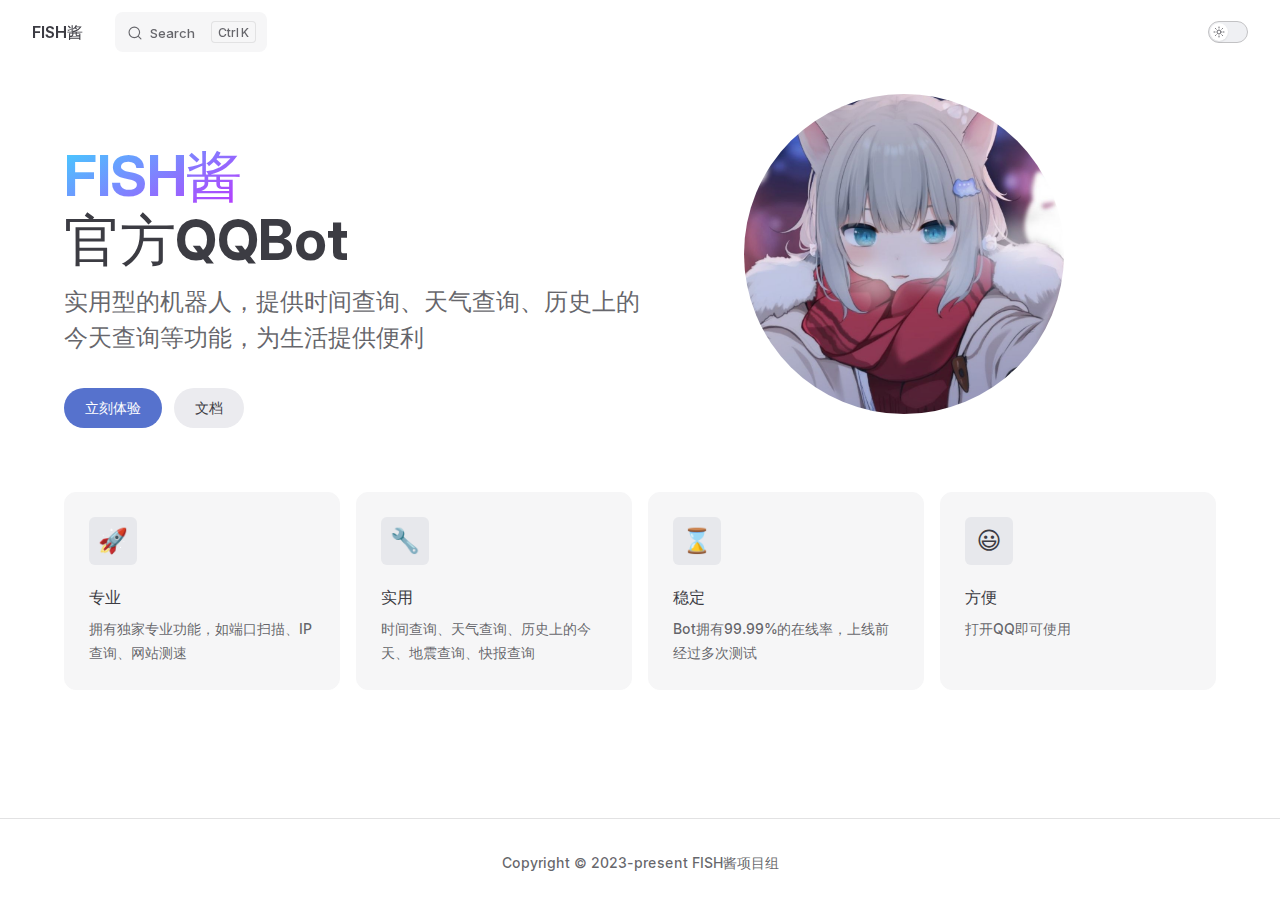
<file: index.html>
<!DOCTYPE html>
<html lang="en-US" dir="ltr">
  <head>
    <meta charset="utf-8">
    <meta name="viewport" content="width=device-width,initial-scale=1">
    <title>FISH酱</title>
    <meta name="description" content="实用型的机器人，提供时间查询、天气查询、历史上的今天查询等功能，为生活提供便利">
    <meta name="generator" content="VitePress v1.1.3">
    <link rel="preload stylesheet" href="/assets/style.lEZ6WvX7.css" as="style">
    
    <script type="module" src="/assets/app.0PLEx9C0.js"></script>
    <link rel="preload" href="/assets/inter-roman-latin.Di8DUHzh.woff2" as="font" type="font/woff2" crossorigin="">
    <link rel="modulepreload" href="/assets/chunks/framework.bQ0x2aEl.js">
    <link rel="modulepreload" href="/assets/chunks/theme.BYCS1O-5.js">
    <link rel="modulepreload" href="/assets/index.md.C8ijjrL6.lean.js">
    <script id="check-dark-mode">(()=>{const e=localStorage.getItem("vitepress-theme-appearance")||"auto",a=window.matchMedia("(prefers-color-scheme: dark)").matches;(!e||e==="auto"?a:e==="dark")&&document.documentElement.classList.add("dark")})();</script>
    <script id="check-mac-os">document.documentElement.classList.toggle("mac",/Mac|iPhone|iPod|iPad/i.test(navigator.platform));</script>
  </head>
  <body>
    <div id="app"><div class="Layout" data-v-d8b57b2d><!--[--><!--]--><!--[--><span tabindex="-1" data-v-c8291ffa></span><a href="#VPContent" class="VPSkipLink visually-hidden" data-v-c8291ffa> Skip to content </a><!--]--><!----><header class="VPNav" data-v-d8b57b2d data-v-7ad780c2><div class="VPNavBar home top" data-v-7ad780c2 data-v-844edcde><div class="wrapper" data-v-844edcde><div class="container" data-v-844edcde><div class="title" data-v-844edcde><div class="VPNavBarTitle" data-v-844edcde data-v-0ad69264><a class="title" href="/" data-v-0ad69264><!--[--><!--]--><!----><span data-v-0ad69264>FISH酱</span><!--[--><!--]--></a></div></div><div class="content" data-v-844edcde><div class="content-body" data-v-844edcde><!--[--><!--]--><div class="VPNavBarSearch search" data-v-844edcde><!--[--><!----><div id="local-search"><button type="button" class="DocSearch DocSearch-Button" aria-label="Search"><span class="DocSearch-Button-Container"><span class="vp-icon DocSearch-Search-Icon"></span><span class="DocSearch-Button-Placeholder">Search</span></span><span class="DocSearch-Button-Keys"><kbd class="DocSearch-Button-Key"></kbd><kbd class="DocSearch-Button-Key">K</kbd></span></button></div><!--]--></div><!----><!----><div class="VPNavBarAppearance appearance" data-v-844edcde data-v-283b26e9><button class="VPSwitch VPSwitchAppearance" type="button" role="switch" title="Switch to dark theme" aria-checked="false" data-v-283b26e9 data-v-7df97737 data-v-b4ccac88><span class="check" data-v-b4ccac88><span class="icon" data-v-b4ccac88><!--[--><span class="vpi-sun sun" data-v-7df97737></span><span class="vpi-moon moon" data-v-7df97737></span><!--]--></span></span></button></div><!----><div class="VPFlyout VPNavBarExtra extra" data-v-844edcde data-v-8e87c032 data-v-af5898d3><button type="button" class="button" aria-haspopup="true" aria-expanded="false" aria-label="extra navigation" data-v-af5898d3><span class="vpi-more-horizontal icon" data-v-af5898d3></span></button><div class="menu" data-v-af5898d3><div class="VPMenu" data-v-af5898d3 data-v-e42ed9b3><!----><!--[--><!--[--><!----><div class="group" data-v-8e87c032><div class="item appearance" data-v-8e87c032><p class="label" data-v-8e87c032>Appearance</p><div class="appearance-action" data-v-8e87c032><button class="VPSwitch VPSwitchAppearance" type="button" role="switch" title="Switch to dark theme" aria-checked="false" data-v-8e87c032 data-v-7df97737 data-v-b4ccac88><span class="check" data-v-b4ccac88><span class="icon" data-v-b4ccac88><!--[--><span class="vpi-sun sun" data-v-7df97737></span><span class="vpi-moon moon" data-v-7df97737></span><!--]--></span></span></button></div></div></div><!----><!--]--><!--]--></div></div></div><!--[--><!--]--><button type="button" class="VPNavBarHamburger hamburger" aria-label="mobile navigation" aria-expanded="false" aria-controls="VPNavScreen" data-v-844edcde data-v-6bee1efd><span class="container" data-v-6bee1efd><span class="top" data-v-6bee1efd></span><span class="middle" data-v-6bee1efd></span><span class="bottom" data-v-6bee1efd></span></span></button></div></div></div></div><div class="divider" data-v-844edcde><div class="divider-line" data-v-844edcde></div></div></div><!----></header><!----><!----><div class="VPContent is-home" id="VPContent" data-v-d8b57b2d data-v-9a6c75ad><div class="VPHome" data-v-9a6c75ad data-v-07b1ad08><!--[--><!--]--><div class="VPHero has-image VPHomeHero" data-v-07b1ad08 data-v-b10c5094><div class="container" data-v-b10c5094><div class="main" data-v-b10c5094><!--[--><!--]--><!--[--><h1 class="name" data-v-b10c5094><span class="clip" data-v-b10c5094>FISH酱</span></h1><p class="text" data-v-b10c5094>官方QQBot</p><p class="tagline" data-v-b10c5094>实用型的机器人，提供时间查询、天气查询、历史上的今天查询等功能，为生活提供便利</p><!--]--><!--[--><!--]--><div class="actions" data-v-b10c5094><!--[--><div class="action" data-v-b10c5094><a class="VPButton medium brand" href="https://qm.qq.com/q/RnjcrPGhmC" target="_blank" rel="noreferrer" data-v-b10c5094 data-v-c9cf0e3c>立刻体验</a></div><div class="action" data-v-b10c5094><a class="VPButton medium alt" href="/start/" data-v-b10c5094 data-v-c9cf0e3c>文档</a></div><!--]--></div><!--[--><!--]--></div><div class="image" data-v-b10c5094><div class="image-container" data-v-b10c5094><div class="image-bg" data-v-b10c5094></div><!--[--><!--[--><img class="VPImage image-src" src="image/cover.png" alt="logo" data-v-ab19afbb><!--]--><!--]--></div></div></div></div><!--[--><!--]--><!--[--><!--]--><div class="VPFeatures VPHomeFeatures" data-v-07b1ad08 data-v-b1eea84a><div class="container" data-v-b1eea84a><div class="items" data-v-b1eea84a><!--[--><div class="grid-4 item" data-v-b1eea84a><div class="VPLink no-icon VPFeature" data-v-b1eea84a data-v-bd37d1a2><!--[--><article class="box" data-v-bd37d1a2><div class="icon" data-v-bd37d1a2>🚀</div><h2 class="title" data-v-bd37d1a2>专业</h2><p class="details" data-v-bd37d1a2>拥有独家专业功能，如端口扫描、IP查询、网站测速</p><!----></article><!--]--></div></div><div class="grid-4 item" data-v-b1eea84a><div class="VPLink no-icon VPFeature" data-v-b1eea84a data-v-bd37d1a2><!--[--><article class="box" data-v-bd37d1a2><div class="icon" data-v-bd37d1a2>🔧</div><h2 class="title" data-v-bd37d1a2>实用</h2><p class="details" data-v-bd37d1a2>时间查询、天气查询、历史上的今天、地震查询、快报查询</p><!----></article><!--]--></div></div><div class="grid-4 item" data-v-b1eea84a><div class="VPLink no-icon VPFeature" data-v-b1eea84a data-v-bd37d1a2><!--[--><article class="box" data-v-bd37d1a2><div class="icon" data-v-bd37d1a2>⌛️</div><h2 class="title" data-v-bd37d1a2>稳定</h2><p class="details" data-v-bd37d1a2>Bot拥有99.99%的在线率，上线前经过多次测试</p><!----></article><!--]--></div></div><div class="grid-4 item" data-v-b1eea84a><div class="VPLink no-icon VPFeature" data-v-b1eea84a data-v-bd37d1a2><!--[--><article class="box" data-v-bd37d1a2><div class="icon" data-v-bd37d1a2>😃</div><h2 class="title" data-v-bd37d1a2>方便</h2><p class="details" data-v-bd37d1a2>打开QQ即可使用</p><!----></article><!--]--></div></div><!--]--></div></div></div><!--[--><!--]--><div class="vp-doc container" style="--vp-offset:calc(50% - Infinitypx);" data-v-07b1ad08 data-v-d59ac166><!--[--><div style="position:relative;" data-v-07b1ad08><div></div></div><!--]--></div></div></div><footer class="VPFooter" data-v-d8b57b2d data-v-566314d4><div class="container" data-v-566314d4><!----><p class="copyright" data-v-566314d4>Copyright © 2023-present FISH酱项目组</p></div></footer><!--[--><!--]--></div></div>
    <script>window.__VP_HASH_MAP__=JSON.parse("{\"xuz_index.md\":\"CW96-gYy\",\"xuz_about.md\":\"C2MmacTC\",\"start_index.md\":\"Br0AZlzz\",\"start_yule.md\":\"Q62mgZFC\",\"index.md\":\"C8ijjrL6\",\"start_tupian.md\":\"B3I-kXGD\",\"xuz_uag.md\":\"DlkVwHd3\",\"start_other.md\":\"DrANo786\",\"start_zhishi.md\":\"CV-Ha4EQ\",\"readme.md\":\"BYjZ1CCy\",\"start_shiyong.md\":\"Dx3ut_yV\",\"start_shicijvzi.md\":\"CJKCANb9\",\"start_wangluoanquan.md\":\"0CyJeLLh\"}");window.__VP_SITE_DATA__=JSON.parse("{\"lang\":\"en-US\",\"dir\":\"ltr\",\"title\":\"FISH酱\",\"description\":\"实用型的机器人，提供时间查询、天气查询、历史上的今天查询等功能，为生活提供便利\",\"base\":\"/\",\"head\":[],\"router\":{\"prefetchLinks\":true},\"appearance\":true,\"themeConfig\":{\"siteTitle\":\"FISH酱\",\"footer\":{\"copyright\":\"Copyright © 2023-present FISH酱项目组\"},\"search\":{\"provider\":\"local\"},\"sidebar\":[{\"text\":\"功能文档\",\"items\":[{\"text\":\"导航\",\"link\":\"/start/\"},{\"text\":\"实用类\",\"link\":\"/start/shiyong\"},{\"text\":\"网络安全类\",\"link\":\"/start/wangluoanquan\"},{\"text\":\"图片类\",\"link\":\"/start/tupian\"},{\"text\":\"诗词句子类\",\"link\":\"/start/shicijvzi\"},{\"text\":\"娱乐类\",\"link\":\"/start/yule\"},{\"text\":\"知识类\",\"link\":\"/start/zhishi\"},{\"text\":\"其他类\",\"link\":\"/start/other\"}]},{\"text\":\"杂项\",\"items\":[{\"text\":\"导航\",\"link\":\"/xuz/\"},{\"text\":\"关于\",\"link\":\"/xuz/about\"},{\"text\":\"协议\",\"link\":\"/xuz/uag\"}]}]},\"locales\":{},\"scrollOffset\":134,\"cleanUrls\":false}");</script>
    
  </body>
</html>
</file>
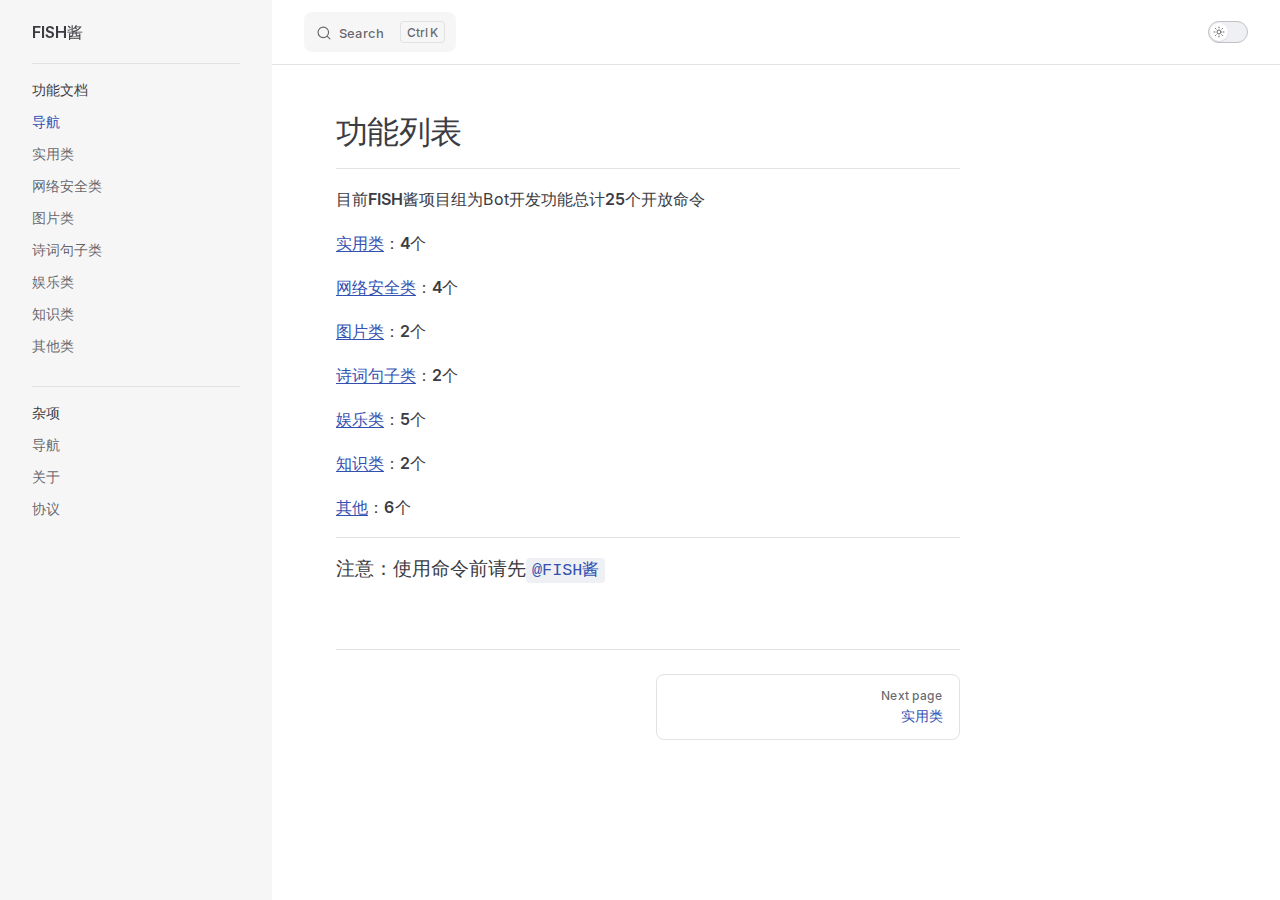
<file: start/index.html>
<!DOCTYPE html>
<html lang="en-US" dir="ltr">
  <head>
    <meta charset="utf-8">
    <meta name="viewport" content="width=device-width,initial-scale=1">
    <title>功能列表 | FISH酱</title>
    <meta name="description" content="实用型的机器人，提供时间查询、天气查询、历史上的今天查询等功能，为生活提供便利">
    <meta name="generator" content="VitePress v1.1.3">
    <link rel="preload stylesheet" href="/assets/style.lEZ6WvX7.css" as="style">
    
    <script type="module" src="/assets/app.0PLEx9C0.js"></script>
    <link rel="preload" href="/assets/inter-roman-latin.Di8DUHzh.woff2" as="font" type="font/woff2" crossorigin="">
    <link rel="modulepreload" href="/assets/chunks/framework.bQ0x2aEl.js">
    <link rel="modulepreload" href="/assets/chunks/theme.BYCS1O-5.js">
    <link rel="modulepreload" href="/assets/start_index.md.Br0AZlzz.lean.js">
    <script id="check-dark-mode">(()=>{const e=localStorage.getItem("vitepress-theme-appearance")||"auto",a=window.matchMedia("(prefers-color-scheme: dark)").matches;(!e||e==="auto"?a:e==="dark")&&document.documentElement.classList.add("dark")})();</script>
    <script id="check-mac-os">document.documentElement.classList.toggle("mac",/Mac|iPhone|iPod|iPad/i.test(navigator.platform));</script>
  </head>
  <body>
    <div id="app"><div class="Layout" data-v-d8b57b2d><!--[--><!--]--><!--[--><span tabindex="-1" data-v-c8291ffa></span><a href="#VPContent" class="VPSkipLink visually-hidden" data-v-c8291ffa> Skip to content </a><!--]--><!----><header class="VPNav" data-v-d8b57b2d data-v-7ad780c2><div class="VPNavBar has-sidebar top" data-v-7ad780c2 data-v-844edcde><div class="wrapper" data-v-844edcde><div class="container" data-v-844edcde><div class="title" data-v-844edcde><div class="VPNavBarTitle has-sidebar" data-v-844edcde data-v-0ad69264><a class="title" href="/" data-v-0ad69264><!--[--><!--]--><!----><span data-v-0ad69264>FISH酱</span><!--[--><!--]--></a></div></div><div class="content" data-v-844edcde><div class="content-body" data-v-844edcde><!--[--><!--]--><div class="VPNavBarSearch search" data-v-844edcde><!--[--><!----><div id="local-search"><button type="button" class="DocSearch DocSearch-Button" aria-label="Search"><span class="DocSearch-Button-Container"><span class="vp-icon DocSearch-Search-Icon"></span><span class="DocSearch-Button-Placeholder">Search</span></span><span class="DocSearch-Button-Keys"><kbd class="DocSearch-Button-Key"></kbd><kbd class="DocSearch-Button-Key">K</kbd></span></button></div><!--]--></div><!----><!----><div class="VPNavBarAppearance appearance" data-v-844edcde data-v-283b26e9><button class="VPSwitch VPSwitchAppearance" type="button" role="switch" title="Switch to dark theme" aria-checked="false" data-v-283b26e9 data-v-7df97737 data-v-b4ccac88><span class="check" data-v-b4ccac88><span class="icon" data-v-b4ccac88><!--[--><span class="vpi-sun sun" data-v-7df97737></span><span class="vpi-moon moon" data-v-7df97737></span><!--]--></span></span></button></div><!----><div class="VPFlyout VPNavBarExtra extra" data-v-844edcde data-v-8e87c032 data-v-af5898d3><button type="button" class="button" aria-haspopup="true" aria-expanded="false" aria-label="extra navigation" data-v-af5898d3><span class="vpi-more-horizontal icon" data-v-af5898d3></span></button><div class="menu" data-v-af5898d3><div class="VPMenu" data-v-af5898d3 data-v-e42ed9b3><!----><!--[--><!--[--><!----><div class="group" data-v-8e87c032><div class="item appearance" data-v-8e87c032><p class="label" data-v-8e87c032>Appearance</p><div class="appearance-action" data-v-8e87c032><button class="VPSwitch VPSwitchAppearance" type="button" role="switch" title="Switch to dark theme" aria-checked="false" data-v-8e87c032 data-v-7df97737 data-v-b4ccac88><span class="check" data-v-b4ccac88><span class="icon" data-v-b4ccac88><!--[--><span class="vpi-sun sun" data-v-7df97737></span><span class="vpi-moon moon" data-v-7df97737></span><!--]--></span></span></button></div></div></div><!----><!--]--><!--]--></div></div></div><!--[--><!--]--><button type="button" class="VPNavBarHamburger hamburger" aria-label="mobile navigation" aria-expanded="false" aria-controls="VPNavScreen" data-v-844edcde data-v-6bee1efd><span class="container" data-v-6bee1efd><span class="top" data-v-6bee1efd></span><span class="middle" data-v-6bee1efd></span><span class="bottom" data-v-6bee1efd></span></span></button></div></div></div></div><div class="divider" data-v-844edcde><div class="divider-line" data-v-844edcde></div></div></div><!----></header><div class="VPLocalNav has-sidebar empty" data-v-d8b57b2d data-v-2488c25a><div class="container" data-v-2488c25a><button class="menu" aria-expanded="false" aria-controls="VPSidebarNav" data-v-2488c25a><span class="vpi-align-left menu-icon" data-v-2488c25a></span><span class="menu-text" data-v-2488c25a>Menu</span></button><div class="VPLocalNavOutlineDropdown" style="--vp-vh:0px;" data-v-2488c25a data-v-cd5350a7><button data-v-cd5350a7>Return to top</button><!----></div></div></div><aside class="VPSidebar" data-v-d8b57b2d data-v-4871f9f5><div class="curtain" data-v-4871f9f5></div><nav class="nav" id="VPSidebarNav" aria-labelledby="sidebar-aria-label" tabindex="-1" data-v-4871f9f5><span class="visually-hidden" id="sidebar-aria-label" data-v-4871f9f5> Sidebar Navigation </span><!--[--><!--]--><!--[--><div class="group" data-v-4871f9f5><section class="VPSidebarItem level-0 has-active" data-v-4871f9f5 data-v-c24f735a><div class="item" role="button" tabindex="0" data-v-c24f735a><div class="indicator" data-v-c24f735a></div><h2 class="text" data-v-c24f735a>功能文档</h2><!----></div><div class="items" data-v-c24f735a><!--[--><div class="VPSidebarItem level-1 is-link" data-v-c24f735a data-v-c24f735a><div class="item" data-v-c24f735a><div class="indicator" data-v-c24f735a></div><a class="VPLink link link" href="/start/" data-v-c24f735a><!--[--><p class="text" data-v-c24f735a>导航</p><!--]--></a><!----></div><!----></div><div class="VPSidebarItem level-1 is-link" data-v-c24f735a data-v-c24f735a><div class="item" data-v-c24f735a><div class="indicator" data-v-c24f735a></div><a class="VPLink link link" href="/start/shiyong.html" data-v-c24f735a><!--[--><p class="text" data-v-c24f735a>实用类</p><!--]--></a><!----></div><!----></div><div class="VPSidebarItem level-1 is-link" data-v-c24f735a data-v-c24f735a><div class="item" data-v-c24f735a><div class="indicator" data-v-c24f735a></div><a class="VPLink link link" href="/start/wangluoanquan.html" data-v-c24f735a><!--[--><p class="text" data-v-c24f735a>网络安全类</p><!--]--></a><!----></div><!----></div><div class="VPSidebarItem level-1 is-link" data-v-c24f735a data-v-c24f735a><div class="item" data-v-c24f735a><div class="indicator" data-v-c24f735a></div><a class="VPLink link link" href="/start/tupian.html" data-v-c24f735a><!--[--><p class="text" data-v-c24f735a>图片类</p><!--]--></a><!----></div><!----></div><div class="VPSidebarItem level-1 is-link" data-v-c24f735a data-v-c24f735a><div class="item" data-v-c24f735a><div class="indicator" data-v-c24f735a></div><a class="VPLink link link" href="/start/shicijvzi.html" data-v-c24f735a><!--[--><p class="text" data-v-c24f735a>诗词句子类</p><!--]--></a><!----></div><!----></div><div class="VPSidebarItem level-1 is-link" data-v-c24f735a data-v-c24f735a><div class="item" data-v-c24f735a><div class="indicator" data-v-c24f735a></div><a class="VPLink link link" href="/start/yule.html" data-v-c24f735a><!--[--><p class="text" data-v-c24f735a>娱乐类</p><!--]--></a><!----></div><!----></div><div class="VPSidebarItem level-1 is-link" data-v-c24f735a data-v-c24f735a><div class="item" data-v-c24f735a><div class="indicator" data-v-c24f735a></div><a class="VPLink link link" href="/start/zhishi.html" data-v-c24f735a><!--[--><p class="text" data-v-c24f735a>知识类</p><!--]--></a><!----></div><!----></div><div class="VPSidebarItem level-1 is-link" data-v-c24f735a data-v-c24f735a><div class="item" data-v-c24f735a><div class="indicator" data-v-c24f735a></div><a class="VPLink link link" href="/start/other.html" data-v-c24f735a><!--[--><p class="text" data-v-c24f735a>其他类</p><!--]--></a><!----></div><!----></div><!--]--></div></section></div><div class="group" data-v-4871f9f5><section class="VPSidebarItem level-0" data-v-4871f9f5 data-v-c24f735a><div class="item" role="button" tabindex="0" data-v-c24f735a><div class="indicator" data-v-c24f735a></div><h2 class="text" data-v-c24f735a>杂项</h2><!----></div><div class="items" data-v-c24f735a><!--[--><div class="VPSidebarItem level-1 is-link" data-v-c24f735a data-v-c24f735a><div class="item" data-v-c24f735a><div class="indicator" data-v-c24f735a></div><a class="VPLink link link" href="/xuz/" data-v-c24f735a><!--[--><p class="text" data-v-c24f735a>导航</p><!--]--></a><!----></div><!----></div><div class="VPSidebarItem level-1 is-link" data-v-c24f735a data-v-c24f735a><div class="item" data-v-c24f735a><div class="indicator" data-v-c24f735a></div><a class="VPLink link link" href="/xuz/about.html" data-v-c24f735a><!--[--><p class="text" data-v-c24f735a>关于</p><!--]--></a><!----></div><!----></div><div class="VPSidebarItem level-1 is-link" data-v-c24f735a data-v-c24f735a><div class="item" data-v-c24f735a><div class="indicator" data-v-c24f735a></div><a class="VPLink link link" href="/xuz/uag.html" data-v-c24f735a><!--[--><p class="text" data-v-c24f735a>协议</p><!--]--></a><!----></div><!----></div><!--]--></div></section></div><!--]--><!--[--><!--]--></nav></aside><div class="VPContent has-sidebar" id="VPContent" data-v-d8b57b2d data-v-9a6c75ad><div class="VPDoc has-sidebar has-aside" data-v-9a6c75ad data-v-e6f2a212><!--[--><!--]--><div class="container" data-v-e6f2a212><div class="aside" data-v-e6f2a212><div class="aside-curtain" data-v-e6f2a212></div><div class="aside-container" data-v-e6f2a212><div class="aside-content" data-v-e6f2a212><div class="VPDocAside" data-v-e6f2a212 data-v-cb998dce><!--[--><!--]--><!--[--><!--]--><div class="VPDocAsideOutline" role="navigation" data-v-cb998dce data-v-6b52fe58><div class="content" data-v-6b52fe58><div class="outline-marker" data-v-6b52fe58></div><div class="outline-title" role="heading" aria-level="2" data-v-6b52fe58>On this page</div><nav aria-labelledby="doc-outline-aria-label" data-v-6b52fe58><span class="visually-hidden" id="doc-outline-aria-label" data-v-6b52fe58> Table of Contents for current page </span><ul class="VPDocOutlineItem root" data-v-6b52fe58 data-v-53c99d69><!--[--><!--]--></ul></nav></div></div><!--[--><!--]--><div class="spacer" data-v-cb998dce></div><!--[--><!--]--><!----><!--[--><!--]--><!--[--><!--]--></div></div></div></div><div class="content" data-v-e6f2a212><div class="content-container" data-v-e6f2a212><!--[--><!--]--><main class="main" data-v-e6f2a212><div style="position:relative;" class="vp-doc _start_" data-v-e6f2a212><div><h1 id="功能列表" tabindex="-1">功能列表 <a class="header-anchor" href="#功能列表" aria-label="Permalink to &quot;功能列表&quot;">​</a></h1><hr><p>目前<strong>FISH酱项目组</strong>为Bot开发功能总计<strong>25</strong>个开放命令</p><p><a href="/start/shiyong.html"><strong>实用类</strong></a>：<strong>4个</strong></p><p><a href="/start/wangluoanquan.html"><strong>网络安全类</strong></a>：<strong>4个</strong></p><p><a href="/start/tupian.html"><strong>图片类</strong></a>：<strong>2个</strong></p><p><a href="/start/shicijvzi.html"><strong>诗词句子类</strong></a>：<strong>2个</strong></p><p><a href="/start/yule.html"><strong>娱乐类</strong></a>：<strong>5个</strong></p><p><a href="/start/zhishi.html"><strong>知识类</strong></a>：<strong>2个</strong></p><p><a href="/start/other.html"><strong>其他</strong></a>：<strong>6个</strong></p><hr><p><!----></p></div></div></main><footer class="VPDocFooter" data-v-e6f2a212 data-v-b77f9094><!--[--><!--]--><!----><nav class="prev-next" data-v-b77f9094><div class="pager" data-v-b77f9094><!----></div><div class="pager" data-v-b77f9094><a class="VPLink link pager-link next" href="/start/shiyong.html" data-v-b77f9094><!--[--><span class="desc" data-v-b77f9094>Next page</span><span class="title" data-v-b77f9094>实用类</span><!--]--></a></div></nav></footer><!--[--><!--]--></div></div></div><!--[--><!--]--></div></div><footer class="VPFooter has-sidebar" data-v-d8b57b2d data-v-566314d4><div class="container" data-v-566314d4><!----><p class="copyright" data-v-566314d4>Copyright © 2023-present FISH酱项目组</p></div></footer><!--[--><!--]--></div></div>
    <script>window.__VP_HASH_MAP__=JSON.parse("{\"xuz_index.md\":\"CW96-gYy\",\"xuz_about.md\":\"C2MmacTC\",\"start_index.md\":\"Br0AZlzz\",\"start_yule.md\":\"Q62mgZFC\",\"index.md\":\"C8ijjrL6\",\"start_tupian.md\":\"B3I-kXGD\",\"xuz_uag.md\":\"DlkVwHd3\",\"start_other.md\":\"DrANo786\",\"start_zhishi.md\":\"CV-Ha4EQ\",\"readme.md\":\"BYjZ1CCy\",\"start_shiyong.md\":\"Dx3ut_yV\",\"start_shicijvzi.md\":\"CJKCANb9\",\"start_wangluoanquan.md\":\"0CyJeLLh\"}");window.__VP_SITE_DATA__=JSON.parse("{\"lang\":\"en-US\",\"dir\":\"ltr\",\"title\":\"FISH酱\",\"description\":\"实用型的机器人，提供时间查询、天气查询、历史上的今天查询等功能，为生活提供便利\",\"base\":\"/\",\"head\":[],\"router\":{\"prefetchLinks\":true},\"appearance\":true,\"themeConfig\":{\"siteTitle\":\"FISH酱\",\"footer\":{\"copyright\":\"Copyright © 2023-present FISH酱项目组\"},\"search\":{\"provider\":\"local\"},\"sidebar\":[{\"text\":\"功能文档\",\"items\":[{\"text\":\"导航\",\"link\":\"/start/\"},{\"text\":\"实用类\",\"link\":\"/start/shiyong\"},{\"text\":\"网络安全类\",\"link\":\"/start/wangluoanquan\"},{\"text\":\"图片类\",\"link\":\"/start/tupian\"},{\"text\":\"诗词句子类\",\"link\":\"/start/shicijvzi\"},{\"text\":\"娱乐类\",\"link\":\"/start/yule\"},{\"text\":\"知识类\",\"link\":\"/start/zhishi\"},{\"text\":\"其他类\",\"link\":\"/start/other\"}]},{\"text\":\"杂项\",\"items\":[{\"text\":\"导航\",\"link\":\"/xuz/\"},{\"text\":\"关于\",\"link\":\"/xuz/about\"},{\"text\":\"协议\",\"link\":\"/xuz/uag\"}]}]},\"locales\":{},\"scrollOffset\":134,\"cleanUrls\":false}");</script>
    
  </body>
</html>
</file>
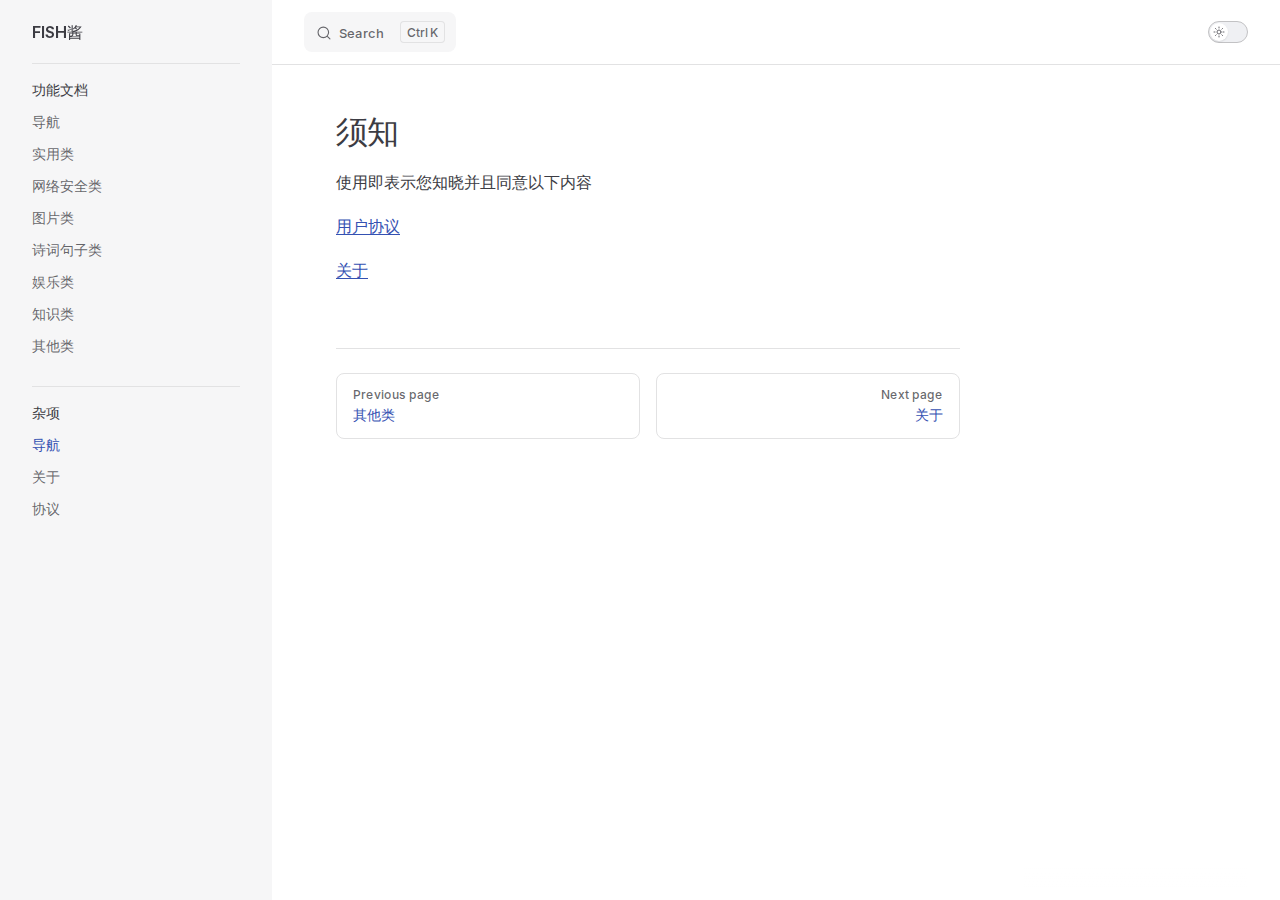
<file: xuz/index.html>
<!DOCTYPE html>
<html lang="en-US" dir="ltr">
  <head>
    <meta charset="utf-8">
    <meta name="viewport" content="width=device-width,initial-scale=1">
    <title>须知 | FISH酱</title>
    <meta name="description" content="实用型的机器人，提供时间查询、天气查询、历史上的今天查询等功能，为生活提供便利">
    <meta name="generator" content="VitePress v1.1.3">
    <link rel="preload stylesheet" href="/assets/style.lEZ6WvX7.css" as="style">
    
    <script type="module" src="/assets/app.0PLEx9C0.js"></script>
    <link rel="preload" href="/assets/inter-roman-latin.Di8DUHzh.woff2" as="font" type="font/woff2" crossorigin="">
    <link rel="modulepreload" href="/assets/chunks/framework.bQ0x2aEl.js">
    <link rel="modulepreload" href="/assets/chunks/theme.BYCS1O-5.js">
    <link rel="modulepreload" href="/assets/xuz_index.md.CW96-gYy.lean.js">
    <script id="check-dark-mode">(()=>{const e=localStorage.getItem("vitepress-theme-appearance")||"auto",a=window.matchMedia("(prefers-color-scheme: dark)").matches;(!e||e==="auto"?a:e==="dark")&&document.documentElement.classList.add("dark")})();</script>
    <script id="check-mac-os">document.documentElement.classList.toggle("mac",/Mac|iPhone|iPod|iPad/i.test(navigator.platform));</script>
  </head>
  <body>
    <div id="app"><div class="Layout" data-v-d8b57b2d><!--[--><!--]--><!--[--><span tabindex="-1" data-v-c8291ffa></span><a href="#VPContent" class="VPSkipLink visually-hidden" data-v-c8291ffa> Skip to content </a><!--]--><!----><header class="VPNav" data-v-d8b57b2d data-v-7ad780c2><div class="VPNavBar has-sidebar top" data-v-7ad780c2 data-v-844edcde><div class="wrapper" data-v-844edcde><div class="container" data-v-844edcde><div class="title" data-v-844edcde><div class="VPNavBarTitle has-sidebar" data-v-844edcde data-v-0ad69264><a class="title" href="/" data-v-0ad69264><!--[--><!--]--><!----><span data-v-0ad69264>FISH酱</span><!--[--><!--]--></a></div></div><div class="content" data-v-844edcde><div class="content-body" data-v-844edcde><!--[--><!--]--><div class="VPNavBarSearch search" data-v-844edcde><!--[--><!----><div id="local-search"><button type="button" class="DocSearch DocSearch-Button" aria-label="Search"><span class="DocSearch-Button-Container"><span class="vp-icon DocSearch-Search-Icon"></span><span class="DocSearch-Button-Placeholder">Search</span></span><span class="DocSearch-Button-Keys"><kbd class="DocSearch-Button-Key"></kbd><kbd class="DocSearch-Button-Key">K</kbd></span></button></div><!--]--></div><!----><!----><div class="VPNavBarAppearance appearance" data-v-844edcde data-v-283b26e9><button class="VPSwitch VPSwitchAppearance" type="button" role="switch" title="Switch to dark theme" aria-checked="false" data-v-283b26e9 data-v-7df97737 data-v-b4ccac88><span class="check" data-v-b4ccac88><span class="icon" data-v-b4ccac88><!--[--><span class="vpi-sun sun" data-v-7df97737></span><span class="vpi-moon moon" data-v-7df97737></span><!--]--></span></span></button></div><!----><div class="VPFlyout VPNavBarExtra extra" data-v-844edcde data-v-8e87c032 data-v-af5898d3><button type="button" class="button" aria-haspopup="true" aria-expanded="false" aria-label="extra navigation" data-v-af5898d3><span class="vpi-more-horizontal icon" data-v-af5898d3></span></button><div class="menu" data-v-af5898d3><div class="VPMenu" data-v-af5898d3 data-v-e42ed9b3><!----><!--[--><!--[--><!----><div class="group" data-v-8e87c032><div class="item appearance" data-v-8e87c032><p class="label" data-v-8e87c032>Appearance</p><div class="appearance-action" data-v-8e87c032><button class="VPSwitch VPSwitchAppearance" type="button" role="switch" title="Switch to dark theme" aria-checked="false" data-v-8e87c032 data-v-7df97737 data-v-b4ccac88><span class="check" data-v-b4ccac88><span class="icon" data-v-b4ccac88><!--[--><span class="vpi-sun sun" data-v-7df97737></span><span class="vpi-moon moon" data-v-7df97737></span><!--]--></span></span></button></div></div></div><!----><!--]--><!--]--></div></div></div><!--[--><!--]--><button type="button" class="VPNavBarHamburger hamburger" aria-label="mobile navigation" aria-expanded="false" aria-controls="VPNavScreen" data-v-844edcde data-v-6bee1efd><span class="container" data-v-6bee1efd><span class="top" data-v-6bee1efd></span><span class="middle" data-v-6bee1efd></span><span class="bottom" data-v-6bee1efd></span></span></button></div></div></div></div><div class="divider" data-v-844edcde><div class="divider-line" data-v-844edcde></div></div></div><!----></header><div class="VPLocalNav has-sidebar empty" data-v-d8b57b2d data-v-2488c25a><div class="container" data-v-2488c25a><button class="menu" aria-expanded="false" aria-controls="VPSidebarNav" data-v-2488c25a><span class="vpi-align-left menu-icon" data-v-2488c25a></span><span class="menu-text" data-v-2488c25a>Menu</span></button><div class="VPLocalNavOutlineDropdown" style="--vp-vh:0px;" data-v-2488c25a data-v-cd5350a7><button data-v-cd5350a7>Return to top</button><!----></div></div></div><aside class="VPSidebar" data-v-d8b57b2d data-v-4871f9f5><div class="curtain" data-v-4871f9f5></div><nav class="nav" id="VPSidebarNav" aria-labelledby="sidebar-aria-label" tabindex="-1" data-v-4871f9f5><span class="visually-hidden" id="sidebar-aria-label" data-v-4871f9f5> Sidebar Navigation </span><!--[--><!--]--><!--[--><div class="group" data-v-4871f9f5><section class="VPSidebarItem level-0" data-v-4871f9f5 data-v-c24f735a><div class="item" role="button" tabindex="0" data-v-c24f735a><div class="indicator" data-v-c24f735a></div><h2 class="text" data-v-c24f735a>功能文档</h2><!----></div><div class="items" data-v-c24f735a><!--[--><div class="VPSidebarItem level-1 is-link" data-v-c24f735a data-v-c24f735a><div class="item" data-v-c24f735a><div class="indicator" data-v-c24f735a></div><a class="VPLink link link" href="/start/" data-v-c24f735a><!--[--><p class="text" data-v-c24f735a>导航</p><!--]--></a><!----></div><!----></div><div class="VPSidebarItem level-1 is-link" data-v-c24f735a data-v-c24f735a><div class="item" data-v-c24f735a><div class="indicator" data-v-c24f735a></div><a class="VPLink link link" href="/start/shiyong.html" data-v-c24f735a><!--[--><p class="text" data-v-c24f735a>实用类</p><!--]--></a><!----></div><!----></div><div class="VPSidebarItem level-1 is-link" data-v-c24f735a data-v-c24f735a><div class="item" data-v-c24f735a><div class="indicator" data-v-c24f735a></div><a class="VPLink link link" href="/start/wangluoanquan.html" data-v-c24f735a><!--[--><p class="text" data-v-c24f735a>网络安全类</p><!--]--></a><!----></div><!----></div><div class="VPSidebarItem level-1 is-link" data-v-c24f735a data-v-c24f735a><div class="item" data-v-c24f735a><div class="indicator" data-v-c24f735a></div><a class="VPLink link link" href="/start/tupian.html" data-v-c24f735a><!--[--><p class="text" data-v-c24f735a>图片类</p><!--]--></a><!----></div><!----></div><div class="VPSidebarItem level-1 is-link" data-v-c24f735a data-v-c24f735a><div class="item" data-v-c24f735a><div class="indicator" data-v-c24f735a></div><a class="VPLink link link" href="/start/shicijvzi.html" data-v-c24f735a><!--[--><p class="text" data-v-c24f735a>诗词句子类</p><!--]--></a><!----></div><!----></div><div class="VPSidebarItem level-1 is-link" data-v-c24f735a data-v-c24f735a><div class="item" data-v-c24f735a><div class="indicator" data-v-c24f735a></div><a class="VPLink link link" href="/start/yule.html" data-v-c24f735a><!--[--><p class="text" data-v-c24f735a>娱乐类</p><!--]--></a><!----></div><!----></div><div class="VPSidebarItem level-1 is-link" data-v-c24f735a data-v-c24f735a><div class="item" data-v-c24f735a><div class="indicator" data-v-c24f735a></div><a class="VPLink link link" href="/start/zhishi.html" data-v-c24f735a><!--[--><p class="text" data-v-c24f735a>知识类</p><!--]--></a><!----></div><!----></div><div class="VPSidebarItem level-1 is-link" data-v-c24f735a data-v-c24f735a><div class="item" data-v-c24f735a><div class="indicator" data-v-c24f735a></div><a class="VPLink link link" href="/start/other.html" data-v-c24f735a><!--[--><p class="text" data-v-c24f735a>其他类</p><!--]--></a><!----></div><!----></div><!--]--></div></section></div><div class="group" data-v-4871f9f5><section class="VPSidebarItem level-0 has-active" data-v-4871f9f5 data-v-c24f735a><div class="item" role="button" tabindex="0" data-v-c24f735a><div class="indicator" data-v-c24f735a></div><h2 class="text" data-v-c24f735a>杂项</h2><!----></div><div class="items" data-v-c24f735a><!--[--><div class="VPSidebarItem level-1 is-link" data-v-c24f735a data-v-c24f735a><div class="item" data-v-c24f735a><div class="indicator" data-v-c24f735a></div><a class="VPLink link link" href="/xuz/" data-v-c24f735a><!--[--><p class="text" data-v-c24f735a>导航</p><!--]--></a><!----></div><!----></div><div class="VPSidebarItem level-1 is-link" data-v-c24f735a data-v-c24f735a><div class="item" data-v-c24f735a><div class="indicator" data-v-c24f735a></div><a class="VPLink link link" href="/xuz/about.html" data-v-c24f735a><!--[--><p class="text" data-v-c24f735a>关于</p><!--]--></a><!----></div><!----></div><div class="VPSidebarItem level-1 is-link" data-v-c24f735a data-v-c24f735a><div class="item" data-v-c24f735a><div class="indicator" data-v-c24f735a></div><a class="VPLink link link" href="/xuz/uag.html" data-v-c24f735a><!--[--><p class="text" data-v-c24f735a>协议</p><!--]--></a><!----></div><!----></div><!--]--></div></section></div><!--]--><!--[--><!--]--></nav></aside><div class="VPContent has-sidebar" id="VPContent" data-v-d8b57b2d data-v-9a6c75ad><div class="VPDoc has-sidebar has-aside" data-v-9a6c75ad data-v-e6f2a212><!--[--><!--]--><div class="container" data-v-e6f2a212><div class="aside" data-v-e6f2a212><div class="aside-curtain" data-v-e6f2a212></div><div class="aside-container" data-v-e6f2a212><div class="aside-content" data-v-e6f2a212><div class="VPDocAside" data-v-e6f2a212 data-v-cb998dce><!--[--><!--]--><!--[--><!--]--><div class="VPDocAsideOutline" role="navigation" data-v-cb998dce data-v-6b52fe58><div class="content" data-v-6b52fe58><div class="outline-marker" data-v-6b52fe58></div><div class="outline-title" role="heading" aria-level="2" data-v-6b52fe58>On this page</div><nav aria-labelledby="doc-outline-aria-label" data-v-6b52fe58><span class="visually-hidden" id="doc-outline-aria-label" data-v-6b52fe58> Table of Contents for current page </span><ul class="VPDocOutlineItem root" data-v-6b52fe58 data-v-53c99d69><!--[--><!--]--></ul></nav></div></div><!--[--><!--]--><div class="spacer" data-v-cb998dce></div><!--[--><!--]--><!----><!--[--><!--]--><!--[--><!--]--></div></div></div></div><div class="content" data-v-e6f2a212><div class="content-container" data-v-e6f2a212><!--[--><!--]--><main class="main" data-v-e6f2a212><div style="position:relative;" class="vp-doc _xuz_" data-v-e6f2a212><div><h1 id="须知" tabindex="-1">须知 <a class="header-anchor" href="#须知" aria-label="Permalink to &quot;须知&quot;">​</a></h1><p>使用即表示您知晓并且同意以下内容</p><p><a href="/xuz/uag.html">用户协议</a></p><p><a href="/xuz/about.html">关于</a></p></div></div></main><footer class="VPDocFooter" data-v-e6f2a212 data-v-b77f9094><!--[--><!--]--><!----><nav class="prev-next" data-v-b77f9094><div class="pager" data-v-b77f9094><a class="VPLink link pager-link prev" href="/start/other.html" data-v-b77f9094><!--[--><span class="desc" data-v-b77f9094>Previous page</span><span class="title" data-v-b77f9094>其他类</span><!--]--></a></div><div class="pager" data-v-b77f9094><a class="VPLink link pager-link next" href="/xuz/about.html" data-v-b77f9094><!--[--><span class="desc" data-v-b77f9094>Next page</span><span class="title" data-v-b77f9094>关于</span><!--]--></a></div></nav></footer><!--[--><!--]--></div></div></div><!--[--><!--]--></div></div><footer class="VPFooter has-sidebar" data-v-d8b57b2d data-v-566314d4><div class="container" data-v-566314d4><!----><p class="copyright" data-v-566314d4>Copyright © 2023-present FISH酱项目组</p></div></footer><!--[--><!--]--></div></div>
    <script>window.__VP_HASH_MAP__=JSON.parse("{\"xuz_index.md\":\"CW96-gYy\",\"xuz_about.md\":\"C2MmacTC\",\"start_index.md\":\"Br0AZlzz\",\"start_yule.md\":\"Q62mgZFC\",\"index.md\":\"C8ijjrL6\",\"start_tupian.md\":\"B3I-kXGD\",\"xuz_uag.md\":\"DlkVwHd3\",\"start_other.md\":\"DrANo786\",\"start_zhishi.md\":\"CV-Ha4EQ\",\"readme.md\":\"BYjZ1CCy\",\"start_shiyong.md\":\"Dx3ut_yV\",\"start_shicijvzi.md\":\"CJKCANb9\",\"start_wangluoanquan.md\":\"0CyJeLLh\"}");window.__VP_SITE_DATA__=JSON.parse("{\"lang\":\"en-US\",\"dir\":\"ltr\",\"title\":\"FISH酱\",\"description\":\"实用型的机器人，提供时间查询、天气查询、历史上的今天查询等功能，为生活提供便利\",\"base\":\"/\",\"head\":[],\"router\":{\"prefetchLinks\":true},\"appearance\":true,\"themeConfig\":{\"siteTitle\":\"FISH酱\",\"footer\":{\"copyright\":\"Copyright © 2023-present FISH酱项目组\"},\"search\":{\"provider\":\"local\"},\"sidebar\":[{\"text\":\"功能文档\",\"items\":[{\"text\":\"导航\",\"link\":\"/start/\"},{\"text\":\"实用类\",\"link\":\"/start/shiyong\"},{\"text\":\"网络安全类\",\"link\":\"/start/wangluoanquan\"},{\"text\":\"图片类\",\"link\":\"/start/tupian\"},{\"text\":\"诗词句子类\",\"link\":\"/start/shicijvzi\"},{\"text\":\"娱乐类\",\"link\":\"/start/yule\"},{\"text\":\"知识类\",\"link\":\"/start/zhishi\"},{\"text\":\"其他类\",\"link\":\"/start/other\"}]},{\"text\":\"杂项\",\"items\":[{\"text\":\"导航\",\"link\":\"/xuz/\"},{\"text\":\"关于\",\"link\":\"/xuz/about\"},{\"text\":\"协议\",\"link\":\"/xuz/uag\"}]}]},\"locales\":{},\"scrollOffset\":134,\"cleanUrls\":false}");</script>
    
  </body>
</html>
</file>
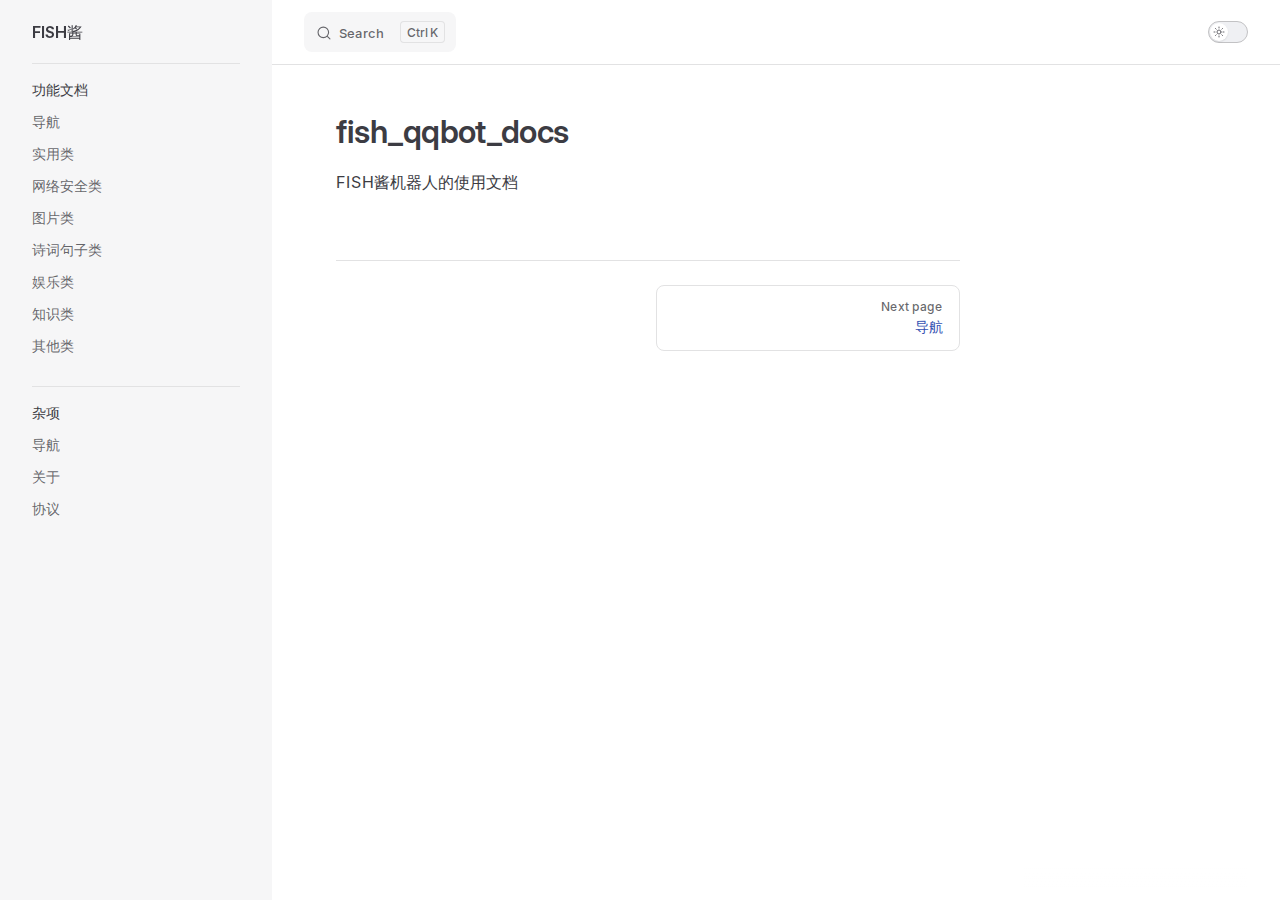
<file: README.html>
<!DOCTYPE html>
<html lang="en-US" dir="ltr">
  <head>
    <meta charset="utf-8">
    <meta name="viewport" content="width=device-width,initial-scale=1">
    <title>fish_qqbot_docs | FISH酱</title>
    <meta name="description" content="实用型的机器人，提供时间查询、天气查询、历史上的今天查询等功能，为生活提供便利">
    <meta name="generator" content="VitePress v1.1.3">
    <link rel="preload stylesheet" href="/assets/style.lEZ6WvX7.css" as="style">
    
    <script type="module" src="/assets/app.0PLEx9C0.js"></script>
    <link rel="preload" href="/assets/inter-roman-latin.Di8DUHzh.woff2" as="font" type="font/woff2" crossorigin="">
    <link rel="modulepreload" href="/assets/chunks/framework.bQ0x2aEl.js">
    <link rel="modulepreload" href="/assets/chunks/theme.BYCS1O-5.js">
    <link rel="modulepreload" href="/assets/README.md.BYjZ1CCy.lean.js">
    <script id="check-dark-mode">(()=>{const e=localStorage.getItem("vitepress-theme-appearance")||"auto",a=window.matchMedia("(prefers-color-scheme: dark)").matches;(!e||e==="auto"?a:e==="dark")&&document.documentElement.classList.add("dark")})();</script>
    <script id="check-mac-os">document.documentElement.classList.toggle("mac",/Mac|iPhone|iPod|iPad/i.test(navigator.platform));</script>
  </head>
  <body>
    <div id="app"><div class="Layout" data-v-d8b57b2d><!--[--><!--]--><!--[--><span tabindex="-1" data-v-c8291ffa></span><a href="#VPContent" class="VPSkipLink visually-hidden" data-v-c8291ffa> Skip to content </a><!--]--><!----><header class="VPNav" data-v-d8b57b2d data-v-7ad780c2><div class="VPNavBar has-sidebar top" data-v-7ad780c2 data-v-844edcde><div class="wrapper" data-v-844edcde><div class="container" data-v-844edcde><div class="title" data-v-844edcde><div class="VPNavBarTitle has-sidebar" data-v-844edcde data-v-0ad69264><a class="title" href="/" data-v-0ad69264><!--[--><!--]--><!----><span data-v-0ad69264>FISH酱</span><!--[--><!--]--></a></div></div><div class="content" data-v-844edcde><div class="content-body" data-v-844edcde><!--[--><!--]--><div class="VPNavBarSearch search" data-v-844edcde><!--[--><!----><div id="local-search"><button type="button" class="DocSearch DocSearch-Button" aria-label="Search"><span class="DocSearch-Button-Container"><span class="vp-icon DocSearch-Search-Icon"></span><span class="DocSearch-Button-Placeholder">Search</span></span><span class="DocSearch-Button-Keys"><kbd class="DocSearch-Button-Key"></kbd><kbd class="DocSearch-Button-Key">K</kbd></span></button></div><!--]--></div><!----><!----><div class="VPNavBarAppearance appearance" data-v-844edcde data-v-283b26e9><button class="VPSwitch VPSwitchAppearance" type="button" role="switch" title="Switch to dark theme" aria-checked="false" data-v-283b26e9 data-v-7df97737 data-v-b4ccac88><span class="check" data-v-b4ccac88><span class="icon" data-v-b4ccac88><!--[--><span class="vpi-sun sun" data-v-7df97737></span><span class="vpi-moon moon" data-v-7df97737></span><!--]--></span></span></button></div><!----><div class="VPFlyout VPNavBarExtra extra" data-v-844edcde data-v-8e87c032 data-v-af5898d3><button type="button" class="button" aria-haspopup="true" aria-expanded="false" aria-label="extra navigation" data-v-af5898d3><span class="vpi-more-horizontal icon" data-v-af5898d3></span></button><div class="menu" data-v-af5898d3><div class="VPMenu" data-v-af5898d3 data-v-e42ed9b3><!----><!--[--><!--[--><!----><div class="group" data-v-8e87c032><div class="item appearance" data-v-8e87c032><p class="label" data-v-8e87c032>Appearance</p><div class="appearance-action" data-v-8e87c032><button class="VPSwitch VPSwitchAppearance" type="button" role="switch" title="Switch to dark theme" aria-checked="false" data-v-8e87c032 data-v-7df97737 data-v-b4ccac88><span class="check" data-v-b4ccac88><span class="icon" data-v-b4ccac88><!--[--><span class="vpi-sun sun" data-v-7df97737></span><span class="vpi-moon moon" data-v-7df97737></span><!--]--></span></span></button></div></div></div><!----><!--]--><!--]--></div></div></div><!--[--><!--]--><button type="button" class="VPNavBarHamburger hamburger" aria-label="mobile navigation" aria-expanded="false" aria-controls="VPNavScreen" data-v-844edcde data-v-6bee1efd><span class="container" data-v-6bee1efd><span class="top" data-v-6bee1efd></span><span class="middle" data-v-6bee1efd></span><span class="bottom" data-v-6bee1efd></span></span></button></div></div></div></div><div class="divider" data-v-844edcde><div class="divider-line" data-v-844edcde></div></div></div><!----></header><div class="VPLocalNav has-sidebar empty" data-v-d8b57b2d data-v-2488c25a><div class="container" data-v-2488c25a><button class="menu" aria-expanded="false" aria-controls="VPSidebarNav" data-v-2488c25a><span class="vpi-align-left menu-icon" data-v-2488c25a></span><span class="menu-text" data-v-2488c25a>Menu</span></button><div class="VPLocalNavOutlineDropdown" style="--vp-vh:0px;" data-v-2488c25a data-v-cd5350a7><button data-v-cd5350a7>Return to top</button><!----></div></div></div><aside class="VPSidebar" data-v-d8b57b2d data-v-4871f9f5><div class="curtain" data-v-4871f9f5></div><nav class="nav" id="VPSidebarNav" aria-labelledby="sidebar-aria-label" tabindex="-1" data-v-4871f9f5><span class="visually-hidden" id="sidebar-aria-label" data-v-4871f9f5> Sidebar Navigation </span><!--[--><!--]--><!--[--><div class="group" data-v-4871f9f5><section class="VPSidebarItem level-0" data-v-4871f9f5 data-v-c24f735a><div class="item" role="button" tabindex="0" data-v-c24f735a><div class="indicator" data-v-c24f735a></div><h2 class="text" data-v-c24f735a>功能文档</h2><!----></div><div class="items" data-v-c24f735a><!--[--><div class="VPSidebarItem level-1 is-link" data-v-c24f735a data-v-c24f735a><div class="item" data-v-c24f735a><div class="indicator" data-v-c24f735a></div><a class="VPLink link link" href="/start/" data-v-c24f735a><!--[--><p class="text" data-v-c24f735a>导航</p><!--]--></a><!----></div><!----></div><div class="VPSidebarItem level-1 is-link" data-v-c24f735a data-v-c24f735a><div class="item" data-v-c24f735a><div class="indicator" data-v-c24f735a></div><a class="VPLink link link" href="/start/shiyong.html" data-v-c24f735a><!--[--><p class="text" data-v-c24f735a>实用类</p><!--]--></a><!----></div><!----></div><div class="VPSidebarItem level-1 is-link" data-v-c24f735a data-v-c24f735a><div class="item" data-v-c24f735a><div class="indicator" data-v-c24f735a></div><a class="VPLink link link" href="/start/wangluoanquan.html" data-v-c24f735a><!--[--><p class="text" data-v-c24f735a>网络安全类</p><!--]--></a><!----></div><!----></div><div class="VPSidebarItem level-1 is-link" data-v-c24f735a data-v-c24f735a><div class="item" data-v-c24f735a><div class="indicator" data-v-c24f735a></div><a class="VPLink link link" href="/start/tupian.html" data-v-c24f735a><!--[--><p class="text" data-v-c24f735a>图片类</p><!--]--></a><!----></div><!----></div><div class="VPSidebarItem level-1 is-link" data-v-c24f735a data-v-c24f735a><div class="item" data-v-c24f735a><div class="indicator" data-v-c24f735a></div><a class="VPLink link link" href="/start/shicijvzi.html" data-v-c24f735a><!--[--><p class="text" data-v-c24f735a>诗词句子类</p><!--]--></a><!----></div><!----></div><div class="VPSidebarItem level-1 is-link" data-v-c24f735a data-v-c24f735a><div class="item" data-v-c24f735a><div class="indicator" data-v-c24f735a></div><a class="VPLink link link" href="/start/yule.html" data-v-c24f735a><!--[--><p class="text" data-v-c24f735a>娱乐类</p><!--]--></a><!----></div><!----></div><div class="VPSidebarItem level-1 is-link" data-v-c24f735a data-v-c24f735a><div class="item" data-v-c24f735a><div class="indicator" data-v-c24f735a></div><a class="VPLink link link" href="/start/zhishi.html" data-v-c24f735a><!--[--><p class="text" data-v-c24f735a>知识类</p><!--]--></a><!----></div><!----></div><div class="VPSidebarItem level-1 is-link" data-v-c24f735a data-v-c24f735a><div class="item" data-v-c24f735a><div class="indicator" data-v-c24f735a></div><a class="VPLink link link" href="/start/other.html" data-v-c24f735a><!--[--><p class="text" data-v-c24f735a>其他类</p><!--]--></a><!----></div><!----></div><!--]--></div></section></div><div class="group" data-v-4871f9f5><section class="VPSidebarItem level-0" data-v-4871f9f5 data-v-c24f735a><div class="item" role="button" tabindex="0" data-v-c24f735a><div class="indicator" data-v-c24f735a></div><h2 class="text" data-v-c24f735a>杂项</h2><!----></div><div class="items" data-v-c24f735a><!--[--><div class="VPSidebarItem level-1 is-link" data-v-c24f735a data-v-c24f735a><div class="item" data-v-c24f735a><div class="indicator" data-v-c24f735a></div><a class="VPLink link link" href="/xuz/" data-v-c24f735a><!--[--><p class="text" data-v-c24f735a>导航</p><!--]--></a><!----></div><!----></div><div class="VPSidebarItem level-1 is-link" data-v-c24f735a data-v-c24f735a><div class="item" data-v-c24f735a><div class="indicator" data-v-c24f735a></div><a class="VPLink link link" href="/xuz/about.html" data-v-c24f735a><!--[--><p class="text" data-v-c24f735a>关于</p><!--]--></a><!----></div><!----></div><div class="VPSidebarItem level-1 is-link" data-v-c24f735a data-v-c24f735a><div class="item" data-v-c24f735a><div class="indicator" data-v-c24f735a></div><a class="VPLink link link" href="/xuz/uag.html" data-v-c24f735a><!--[--><p class="text" data-v-c24f735a>协议</p><!--]--></a><!----></div><!----></div><!--]--></div></section></div><!--]--><!--[--><!--]--></nav></aside><div class="VPContent has-sidebar" id="VPContent" data-v-d8b57b2d data-v-9a6c75ad><div class="VPDoc has-sidebar has-aside" data-v-9a6c75ad data-v-e6f2a212><!--[--><!--]--><div class="container" data-v-e6f2a212><div class="aside" data-v-e6f2a212><div class="aside-curtain" data-v-e6f2a212></div><div class="aside-container" data-v-e6f2a212><div class="aside-content" data-v-e6f2a212><div class="VPDocAside" data-v-e6f2a212 data-v-cb998dce><!--[--><!--]--><!--[--><!--]--><div class="VPDocAsideOutline" role="navigation" data-v-cb998dce data-v-6b52fe58><div class="content" data-v-6b52fe58><div class="outline-marker" data-v-6b52fe58></div><div class="outline-title" role="heading" aria-level="2" data-v-6b52fe58>On this page</div><nav aria-labelledby="doc-outline-aria-label" data-v-6b52fe58><span class="visually-hidden" id="doc-outline-aria-label" data-v-6b52fe58> Table of Contents for current page </span><ul class="VPDocOutlineItem root" data-v-6b52fe58 data-v-53c99d69><!--[--><!--]--></ul></nav></div></div><!--[--><!--]--><div class="spacer" data-v-cb998dce></div><!--[--><!--]--><!----><!--[--><!--]--><!--[--><!--]--></div></div></div></div><div class="content" data-v-e6f2a212><div class="content-container" data-v-e6f2a212><!--[--><!--]--><main class="main" data-v-e6f2a212><div style="position:relative;" class="vp-doc _README" data-v-e6f2a212><div><h1 id="fish-qqbot-docs" tabindex="-1">fish_qqbot_docs <a class="header-anchor" href="#fish-qqbot-docs" aria-label="Permalink to &quot;fish_qqbot_docs&quot;">​</a></h1><p>FISH酱机器人的使用文档</p></div></div></main><footer class="VPDocFooter" data-v-e6f2a212 data-v-b77f9094><!--[--><!--]--><!----><nav class="prev-next" data-v-b77f9094><div class="pager" data-v-b77f9094><!----></div><div class="pager" data-v-b77f9094><a class="VPLink link pager-link next" href="/start/" data-v-b77f9094><!--[--><span class="desc" data-v-b77f9094>Next page</span><span class="title" data-v-b77f9094>导航</span><!--]--></a></div></nav></footer><!--[--><!--]--></div></div></div><!--[--><!--]--></div></div><footer class="VPFooter has-sidebar" data-v-d8b57b2d data-v-566314d4><div class="container" data-v-566314d4><!----><p class="copyright" data-v-566314d4>Copyright © 2023-present FISH酱项目组</p></div></footer><!--[--><!--]--></div></div>
    <script>window.__VP_HASH_MAP__=JSON.parse("{\"xuz_index.md\":\"CW96-gYy\",\"xuz_about.md\":\"C2MmacTC\",\"start_index.md\":\"Br0AZlzz\",\"start_yule.md\":\"Q62mgZFC\",\"index.md\":\"C8ijjrL6\",\"start_tupian.md\":\"B3I-kXGD\",\"xuz_uag.md\":\"DlkVwHd3\",\"start_other.md\":\"DrANo786\",\"start_zhishi.md\":\"CV-Ha4EQ\",\"readme.md\":\"BYjZ1CCy\",\"start_shiyong.md\":\"Dx3ut_yV\",\"start_shicijvzi.md\":\"CJKCANb9\",\"start_wangluoanquan.md\":\"0CyJeLLh\"}");window.__VP_SITE_DATA__=JSON.parse("{\"lang\":\"en-US\",\"dir\":\"ltr\",\"title\":\"FISH酱\",\"description\":\"实用型的机器人，提供时间查询、天气查询、历史上的今天查询等功能，为生活提供便利\",\"base\":\"/\",\"head\":[],\"router\":{\"prefetchLinks\":true},\"appearance\":true,\"themeConfig\":{\"siteTitle\":\"FISH酱\",\"footer\":{\"copyright\":\"Copyright © 2023-present FISH酱项目组\"},\"search\":{\"provider\":\"local\"},\"sidebar\":[{\"text\":\"功能文档\",\"items\":[{\"text\":\"导航\",\"link\":\"/start/\"},{\"text\":\"实用类\",\"link\":\"/start/shiyong\"},{\"text\":\"网络安全类\",\"link\":\"/start/wangluoanquan\"},{\"text\":\"图片类\",\"link\":\"/start/tupian\"},{\"text\":\"诗词句子类\",\"link\":\"/start/shicijvzi\"},{\"text\":\"娱乐类\",\"link\":\"/start/yule\"},{\"text\":\"知识类\",\"link\":\"/start/zhishi\"},{\"text\":\"其他类\",\"link\":\"/start/other\"}]},{\"text\":\"杂项\",\"items\":[{\"text\":\"导航\",\"link\":\"/xuz/\"},{\"text\":\"关于\",\"link\":\"/xuz/about\"},{\"text\":\"协议\",\"link\":\"/xuz/uag\"}]}]},\"locales\":{},\"scrollOffset\":134,\"cleanUrls\":false}");</script>
    
  </body>
</html>
</file>
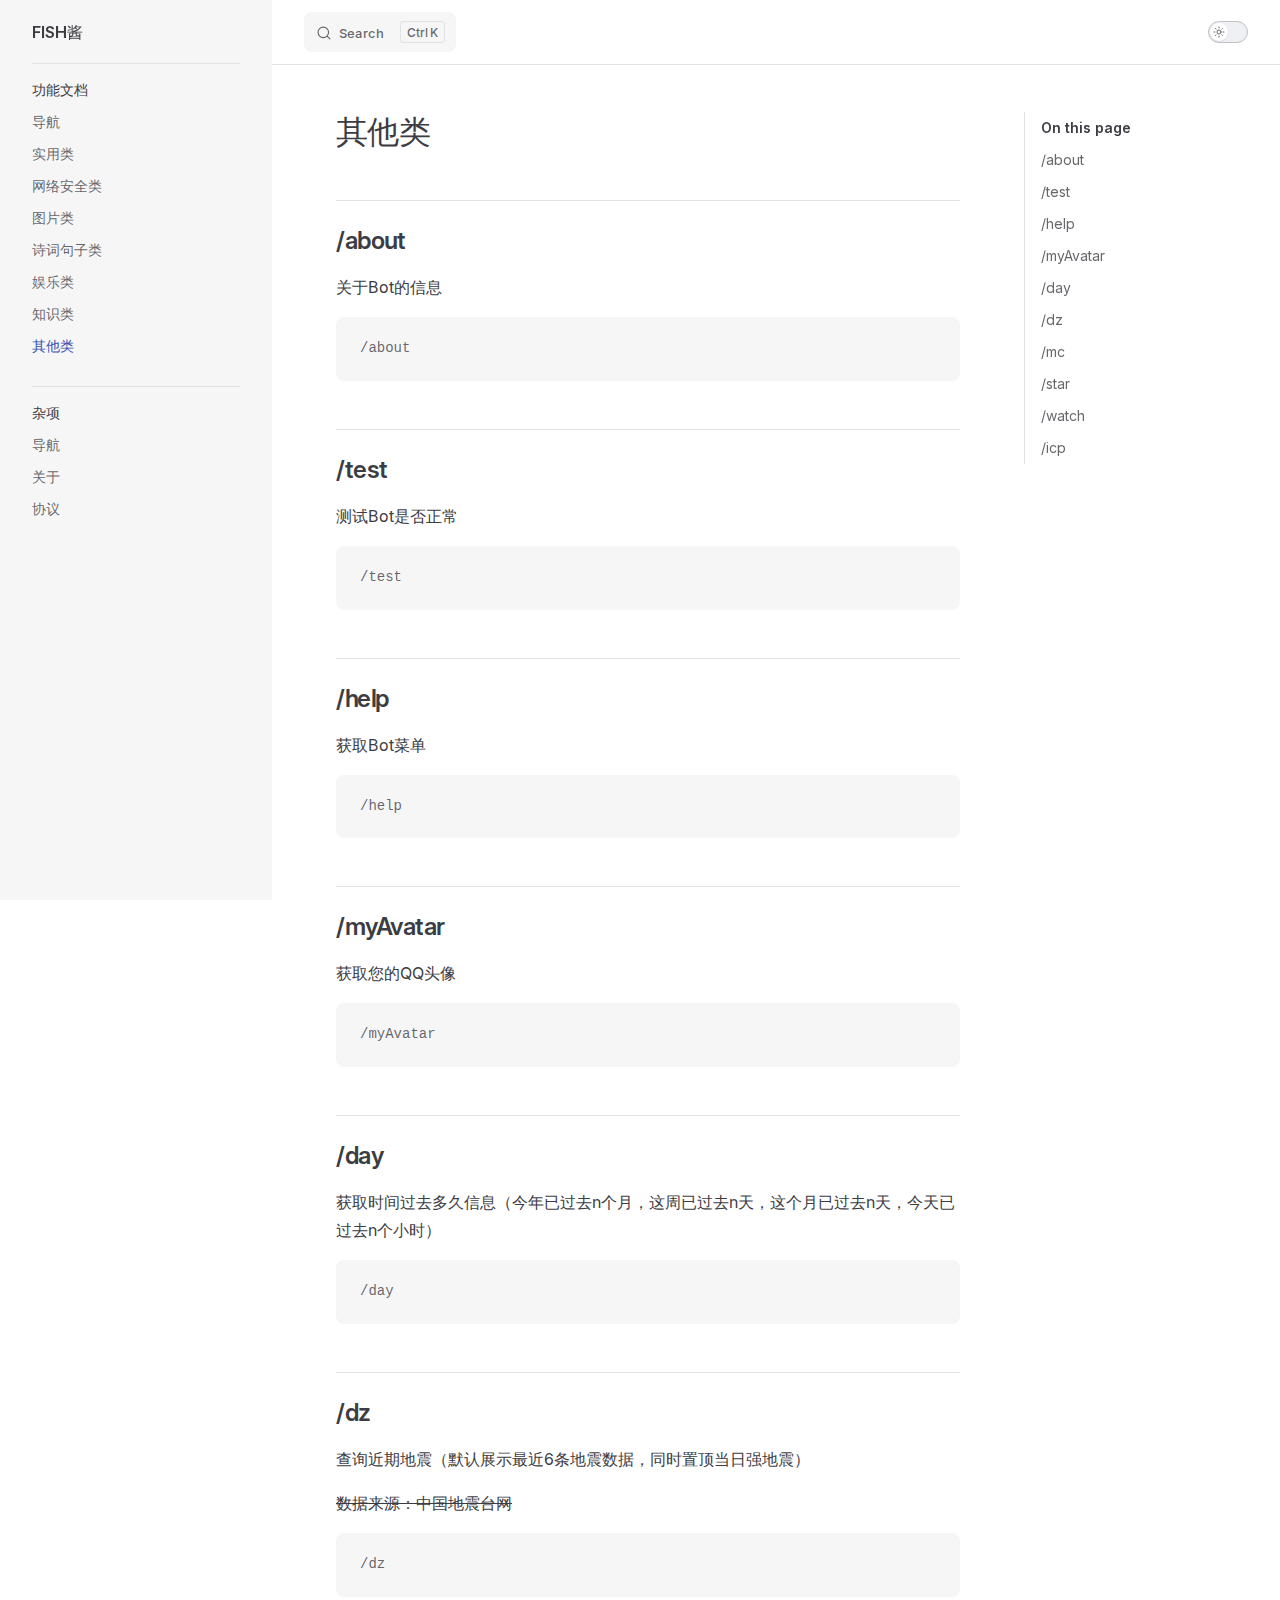
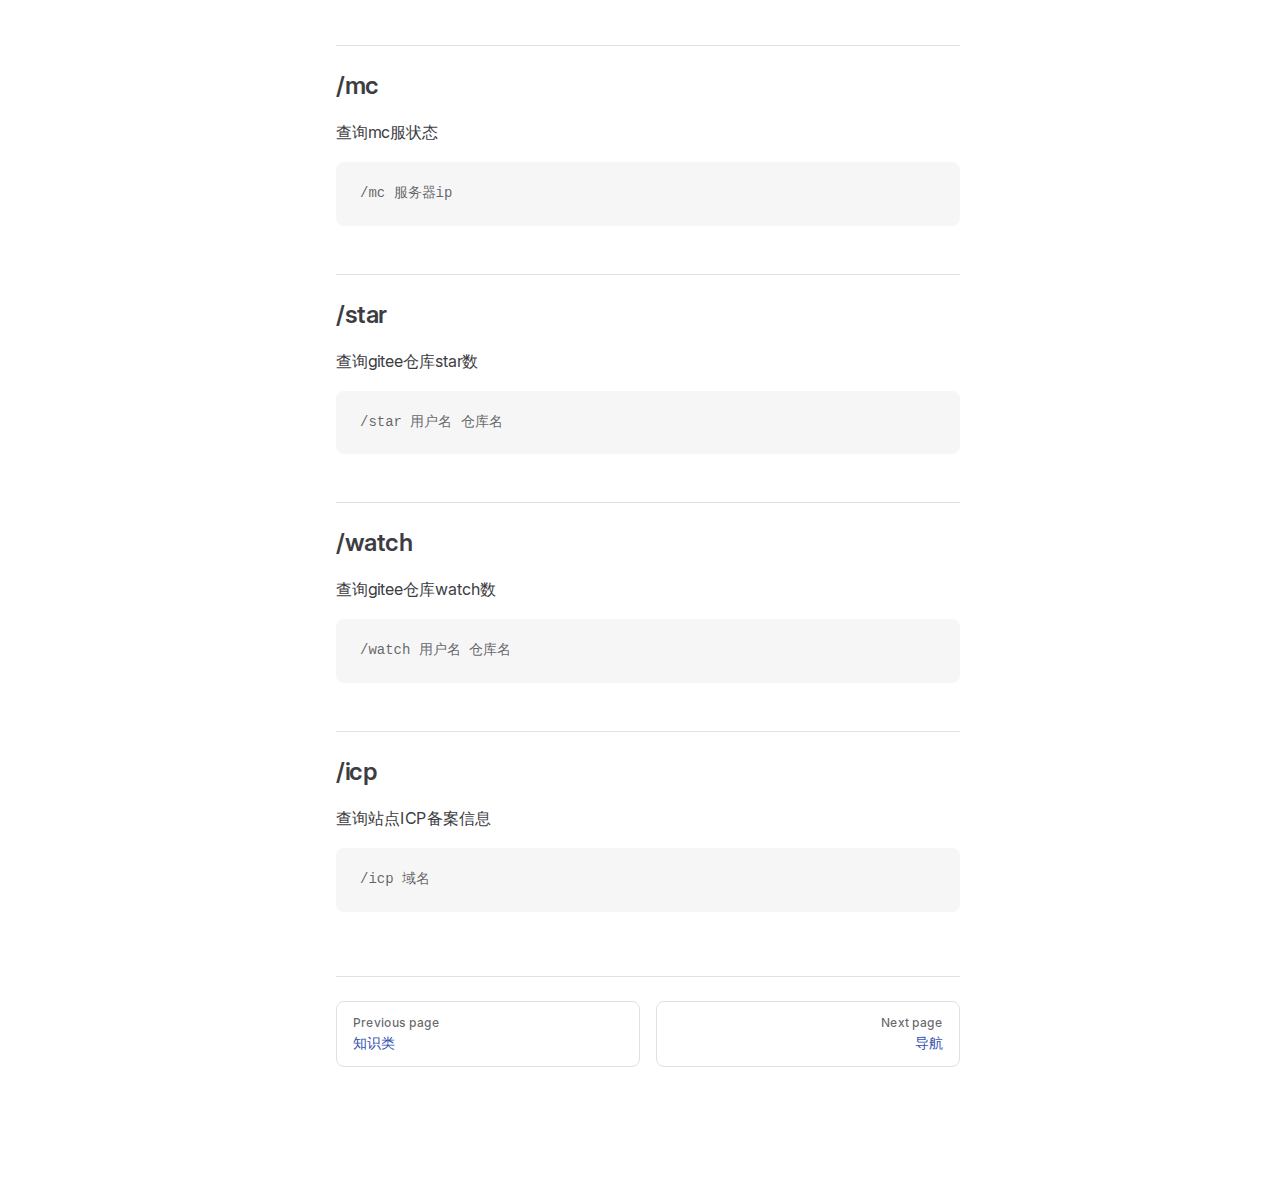
<file: start/other.html>
<!DOCTYPE html>
<html lang="en-US" dir="ltr">
  <head>
    <meta charset="utf-8">
    <meta name="viewport" content="width=device-width,initial-scale=1">
    <title>其他类 | FISH酱</title>
    <meta name="description" content="实用型的机器人，提供时间查询、天气查询、历史上的今天查询等功能，为生活提供便利">
    <meta name="generator" content="VitePress v1.1.3">
    <link rel="preload stylesheet" href="/assets/style.lEZ6WvX7.css" as="style">
    
    <script type="module" src="/assets/app.0PLEx9C0.js"></script>
    <link rel="preload" href="/assets/inter-roman-latin.Di8DUHzh.woff2" as="font" type="font/woff2" crossorigin="">
    <link rel="modulepreload" href="/assets/chunks/framework.bQ0x2aEl.js">
    <link rel="modulepreload" href="/assets/chunks/theme.BYCS1O-5.js">
    <link rel="modulepreload" href="/assets/start_other.md.DrANo786.lean.js">
    <script id="check-dark-mode">(()=>{const e=localStorage.getItem("vitepress-theme-appearance")||"auto",a=window.matchMedia("(prefers-color-scheme: dark)").matches;(!e||e==="auto"?a:e==="dark")&&document.documentElement.classList.add("dark")})();</script>
    <script id="check-mac-os">document.documentElement.classList.toggle("mac",/Mac|iPhone|iPod|iPad/i.test(navigator.platform));</script>
  </head>
  <body>
    <div id="app"><div class="Layout" data-v-d8b57b2d><!--[--><!--]--><!--[--><span tabindex="-1" data-v-c8291ffa></span><a href="#VPContent" class="VPSkipLink visually-hidden" data-v-c8291ffa> Skip to content </a><!--]--><!----><header class="VPNav" data-v-d8b57b2d data-v-7ad780c2><div class="VPNavBar has-sidebar top" data-v-7ad780c2 data-v-844edcde><div class="wrapper" data-v-844edcde><div class="container" data-v-844edcde><div class="title" data-v-844edcde><div class="VPNavBarTitle has-sidebar" data-v-844edcde data-v-0ad69264><a class="title" href="/" data-v-0ad69264><!--[--><!--]--><!----><span data-v-0ad69264>FISH酱</span><!--[--><!--]--></a></div></div><div class="content" data-v-844edcde><div class="content-body" data-v-844edcde><!--[--><!--]--><div class="VPNavBarSearch search" data-v-844edcde><!--[--><!----><div id="local-search"><button type="button" class="DocSearch DocSearch-Button" aria-label="Search"><span class="DocSearch-Button-Container"><span class="vp-icon DocSearch-Search-Icon"></span><span class="DocSearch-Button-Placeholder">Search</span></span><span class="DocSearch-Button-Keys"><kbd class="DocSearch-Button-Key"></kbd><kbd class="DocSearch-Button-Key">K</kbd></span></button></div><!--]--></div><!----><!----><div class="VPNavBarAppearance appearance" data-v-844edcde data-v-283b26e9><button class="VPSwitch VPSwitchAppearance" type="button" role="switch" title="Switch to dark theme" aria-checked="false" data-v-283b26e9 data-v-7df97737 data-v-b4ccac88><span class="check" data-v-b4ccac88><span class="icon" data-v-b4ccac88><!--[--><span class="vpi-sun sun" data-v-7df97737></span><span class="vpi-moon moon" data-v-7df97737></span><!--]--></span></span></button></div><!----><div class="VPFlyout VPNavBarExtra extra" data-v-844edcde data-v-8e87c032 data-v-af5898d3><button type="button" class="button" aria-haspopup="true" aria-expanded="false" aria-label="extra navigation" data-v-af5898d3><span class="vpi-more-horizontal icon" data-v-af5898d3></span></button><div class="menu" data-v-af5898d3><div class="VPMenu" data-v-af5898d3 data-v-e42ed9b3><!----><!--[--><!--[--><!----><div class="group" data-v-8e87c032><div class="item appearance" data-v-8e87c032><p class="label" data-v-8e87c032>Appearance</p><div class="appearance-action" data-v-8e87c032><button class="VPSwitch VPSwitchAppearance" type="button" role="switch" title="Switch to dark theme" aria-checked="false" data-v-8e87c032 data-v-7df97737 data-v-b4ccac88><span class="check" data-v-b4ccac88><span class="icon" data-v-b4ccac88><!--[--><span class="vpi-sun sun" data-v-7df97737></span><span class="vpi-moon moon" data-v-7df97737></span><!--]--></span></span></button></div></div></div><!----><!--]--><!--]--></div></div></div><!--[--><!--]--><button type="button" class="VPNavBarHamburger hamburger" aria-label="mobile navigation" aria-expanded="false" aria-controls="VPNavScreen" data-v-844edcde data-v-6bee1efd><span class="container" data-v-6bee1efd><span class="top" data-v-6bee1efd></span><span class="middle" data-v-6bee1efd></span><span class="bottom" data-v-6bee1efd></span></span></button></div></div></div></div><div class="divider" data-v-844edcde><div class="divider-line" data-v-844edcde></div></div></div><!----></header><div class="VPLocalNav has-sidebar empty" data-v-d8b57b2d data-v-2488c25a><div class="container" data-v-2488c25a><button class="menu" aria-expanded="false" aria-controls="VPSidebarNav" data-v-2488c25a><span class="vpi-align-left menu-icon" data-v-2488c25a></span><span class="menu-text" data-v-2488c25a>Menu</span></button><div class="VPLocalNavOutlineDropdown" style="--vp-vh:0px;" data-v-2488c25a data-v-cd5350a7><button data-v-cd5350a7>Return to top</button><!----></div></div></div><aside class="VPSidebar" data-v-d8b57b2d data-v-4871f9f5><div class="curtain" data-v-4871f9f5></div><nav class="nav" id="VPSidebarNav" aria-labelledby="sidebar-aria-label" tabindex="-1" data-v-4871f9f5><span class="visually-hidden" id="sidebar-aria-label" data-v-4871f9f5> Sidebar Navigation </span><!--[--><!--]--><!--[--><div class="group" data-v-4871f9f5><section class="VPSidebarItem level-0 has-active" data-v-4871f9f5 data-v-c24f735a><div class="item" role="button" tabindex="0" data-v-c24f735a><div class="indicator" data-v-c24f735a></div><h2 class="text" data-v-c24f735a>功能文档</h2><!----></div><div class="items" data-v-c24f735a><!--[--><div class="VPSidebarItem level-1 is-link" data-v-c24f735a data-v-c24f735a><div class="item" data-v-c24f735a><div class="indicator" data-v-c24f735a></div><a class="VPLink link link" href="/start/" data-v-c24f735a><!--[--><p class="text" data-v-c24f735a>导航</p><!--]--></a><!----></div><!----></div><div class="VPSidebarItem level-1 is-link" data-v-c24f735a data-v-c24f735a><div class="item" data-v-c24f735a><div class="indicator" data-v-c24f735a></div><a class="VPLink link link" href="/start/shiyong.html" data-v-c24f735a><!--[--><p class="text" data-v-c24f735a>实用类</p><!--]--></a><!----></div><!----></div><div class="VPSidebarItem level-1 is-link" data-v-c24f735a data-v-c24f735a><div class="item" data-v-c24f735a><div class="indicator" data-v-c24f735a></div><a class="VPLink link link" href="/start/wangluoanquan.html" data-v-c24f735a><!--[--><p class="text" data-v-c24f735a>网络安全类</p><!--]--></a><!----></div><!----></div><div class="VPSidebarItem level-1 is-link" data-v-c24f735a data-v-c24f735a><div class="item" data-v-c24f735a><div class="indicator" data-v-c24f735a></div><a class="VPLink link link" href="/start/tupian.html" data-v-c24f735a><!--[--><p class="text" data-v-c24f735a>图片类</p><!--]--></a><!----></div><!----></div><div class="VPSidebarItem level-1 is-link" data-v-c24f735a data-v-c24f735a><div class="item" data-v-c24f735a><div class="indicator" data-v-c24f735a></div><a class="VPLink link link" href="/start/shicijvzi.html" data-v-c24f735a><!--[--><p class="text" data-v-c24f735a>诗词句子类</p><!--]--></a><!----></div><!----></div><div class="VPSidebarItem level-1 is-link" data-v-c24f735a data-v-c24f735a><div class="item" data-v-c24f735a><div class="indicator" data-v-c24f735a></div><a class="VPLink link link" href="/start/yule.html" data-v-c24f735a><!--[--><p class="text" data-v-c24f735a>娱乐类</p><!--]--></a><!----></div><!----></div><div class="VPSidebarItem level-1 is-link" data-v-c24f735a data-v-c24f735a><div class="item" data-v-c24f735a><div class="indicator" data-v-c24f735a></div><a class="VPLink link link" href="/start/zhishi.html" data-v-c24f735a><!--[--><p class="text" data-v-c24f735a>知识类</p><!--]--></a><!----></div><!----></div><div class="VPSidebarItem level-1 is-link" data-v-c24f735a data-v-c24f735a><div class="item" data-v-c24f735a><div class="indicator" data-v-c24f735a></div><a class="VPLink link link" href="/start/other.html" data-v-c24f735a><!--[--><p class="text" data-v-c24f735a>其他类</p><!--]--></a><!----></div><!----></div><!--]--></div></section></div><div class="group" data-v-4871f9f5><section class="VPSidebarItem level-0" data-v-4871f9f5 data-v-c24f735a><div class="item" role="button" tabindex="0" data-v-c24f735a><div class="indicator" data-v-c24f735a></div><h2 class="text" data-v-c24f735a>杂项</h2><!----></div><div class="items" data-v-c24f735a><!--[--><div class="VPSidebarItem level-1 is-link" data-v-c24f735a data-v-c24f735a><div class="item" data-v-c24f735a><div class="indicator" data-v-c24f735a></div><a class="VPLink link link" href="/xuz/" data-v-c24f735a><!--[--><p class="text" data-v-c24f735a>导航</p><!--]--></a><!----></div><!----></div><div class="VPSidebarItem level-1 is-link" data-v-c24f735a data-v-c24f735a><div class="item" data-v-c24f735a><div class="indicator" data-v-c24f735a></div><a class="VPLink link link" href="/xuz/about.html" data-v-c24f735a><!--[--><p class="text" data-v-c24f735a>关于</p><!--]--></a><!----></div><!----></div><div class="VPSidebarItem level-1 is-link" data-v-c24f735a data-v-c24f735a><div class="item" data-v-c24f735a><div class="indicator" data-v-c24f735a></div><a class="VPLink link link" href="/xuz/uag.html" data-v-c24f735a><!--[--><p class="text" data-v-c24f735a>协议</p><!--]--></a><!----></div><!----></div><!--]--></div></section></div><!--]--><!--[--><!--]--></nav></aside><div class="VPContent has-sidebar" id="VPContent" data-v-d8b57b2d data-v-9a6c75ad><div class="VPDoc has-sidebar has-aside" data-v-9a6c75ad data-v-e6f2a212><!--[--><!--]--><div class="container" data-v-e6f2a212><div class="aside" data-v-e6f2a212><div class="aside-curtain" data-v-e6f2a212></div><div class="aside-container" data-v-e6f2a212><div class="aside-content" data-v-e6f2a212><div class="VPDocAside" data-v-e6f2a212 data-v-cb998dce><!--[--><!--]--><!--[--><!--]--><div class="VPDocAsideOutline" role="navigation" data-v-cb998dce data-v-6b52fe58><div class="content" data-v-6b52fe58><div class="outline-marker" data-v-6b52fe58></div><div class="outline-title" role="heading" aria-level="2" data-v-6b52fe58>On this page</div><nav aria-labelledby="doc-outline-aria-label" data-v-6b52fe58><span class="visually-hidden" id="doc-outline-aria-label" data-v-6b52fe58> Table of Contents for current page </span><ul class="VPDocOutlineItem root" data-v-6b52fe58 data-v-53c99d69><!--[--><!--]--></ul></nav></div></div><!--[--><!--]--><div class="spacer" data-v-cb998dce></div><!--[--><!--]--><!----><!--[--><!--]--><!--[--><!--]--></div></div></div></div><div class="content" data-v-e6f2a212><div class="content-container" data-v-e6f2a212><!--[--><!--]--><main class="main" data-v-e6f2a212><div style="position:relative;" class="vp-doc _start_other" data-v-e6f2a212><div><h1 id="其他类" tabindex="-1">其他类 <a class="header-anchor" href="#其他类" aria-label="Permalink to &quot;其他类&quot;">​</a></h1><h2 id="about" tabindex="-1">/about <a class="header-anchor" href="#about" aria-label="Permalink to &quot;/about&quot;">​</a></h2><p>关于Bot的信息</p><div class="language- vp-adaptive-theme"><button title="Copy Code" class="copy"></button><span class="lang"></span><pre class="shiki shiki-themes github-light github-dark vp-code"><code><span class="line"><span>/about</span></span></code></pre></div><h2 id="test" tabindex="-1">/test <a class="header-anchor" href="#test" aria-label="Permalink to &quot;/test&quot;">​</a></h2><p>测试Bot是否正常</p><div class="language- vp-adaptive-theme"><button title="Copy Code" class="copy"></button><span class="lang"></span><pre class="shiki shiki-themes github-light github-dark vp-code"><code><span class="line"><span>/test</span></span></code></pre></div><h2 id="help" tabindex="-1">/help <a class="header-anchor" href="#help" aria-label="Permalink to &quot;/help&quot;">​</a></h2><p>获取Bot菜单</p><div class="language- vp-adaptive-theme"><button title="Copy Code" class="copy"></button><span class="lang"></span><pre class="shiki shiki-themes github-light github-dark vp-code"><code><span class="line"><span>/help</span></span></code></pre></div><h2 id="myavatar" tabindex="-1">/myAvatar <a class="header-anchor" href="#myavatar" aria-label="Permalink to &quot;/myAvatar&quot;">​</a></h2><p>获取您的QQ头像</p><div class="language- vp-adaptive-theme"><button title="Copy Code" class="copy"></button><span class="lang"></span><pre class="shiki shiki-themes github-light github-dark vp-code"><code><span class="line"><span>/myAvatar</span></span></code></pre></div><h2 id="day" tabindex="-1">/day <a class="header-anchor" href="#day" aria-label="Permalink to &quot;/day&quot;">​</a></h2><p>获取时间过去多久信息（今年已过去n个月，这周已过去n天，这个月已过去n天，今天已过去n个小时）</p><div class="language- vp-adaptive-theme"><button title="Copy Code" class="copy"></button><span class="lang"></span><pre class="shiki shiki-themes github-light github-dark vp-code"><code><span class="line"><span>/day</span></span></code></pre></div><h2 id="dz" tabindex="-1">/dz <a class="header-anchor" href="#dz" aria-label="Permalink to &quot;/dz&quot;">​</a></h2><p>查询近期地震（默认展示最近6条地震数据，同时置顶当日强地震）</p><p><s>数据来源：中国地震台网</s></p><div class="language- vp-adaptive-theme"><button title="Copy Code" class="copy"></button><span class="lang"></span><pre class="shiki shiki-themes github-light github-dark vp-code"><code><span class="line"><span>/dz</span></span></code></pre></div><h2 id="mc" tabindex="-1">/mc <a class="header-anchor" href="#mc" aria-label="Permalink to &quot;/mc&quot;">​</a></h2><p>查询mc服状态</p><div class="language- vp-adaptive-theme"><button title="Copy Code" class="copy"></button><span class="lang"></span><pre class="shiki shiki-themes github-light github-dark vp-code"><code><span class="line"><span>/mc 服务器ip</span></span></code></pre></div><h2 id="star" tabindex="-1">/star <a class="header-anchor" href="#star" aria-label="Permalink to &quot;/star&quot;">​</a></h2><p>查询gitee仓库star数</p><div class="language- vp-adaptive-theme"><button title="Copy Code" class="copy"></button><span class="lang"></span><pre class="shiki shiki-themes github-light github-dark vp-code"><code><span class="line"><span>/star 用户名 仓库名</span></span></code></pre></div><h2 id="watch" tabindex="-1">/watch <a class="header-anchor" href="#watch" aria-label="Permalink to &quot;/watch&quot;">​</a></h2><p>查询gitee仓库watch数</p><div class="language- vp-adaptive-theme"><button title="Copy Code" class="copy"></button><span class="lang"></span><pre class="shiki shiki-themes github-light github-dark vp-code"><code><span class="line"><span>/watch 用户名 仓库名</span></span></code></pre></div><h2 id="icp" tabindex="-1">/icp <a class="header-anchor" href="#icp" aria-label="Permalink to &quot;/icp&quot;">​</a></h2><p>查询站点ICP备案信息</p><div class="language- vp-adaptive-theme"><button title="Copy Code" class="copy"></button><span class="lang"></span><pre class="shiki shiki-themes github-light github-dark vp-code"><code><span class="line"><span>/icp 域名</span></span></code></pre></div></div></div></main><footer class="VPDocFooter" data-v-e6f2a212 data-v-b77f9094><!--[--><!--]--><!----><nav class="prev-next" data-v-b77f9094><div class="pager" data-v-b77f9094><a class="VPLink link pager-link prev" href="/start/zhishi.html" data-v-b77f9094><!--[--><span class="desc" data-v-b77f9094>Previous page</span><span class="title" data-v-b77f9094>知识类</span><!--]--></a></div><div class="pager" data-v-b77f9094><a class="VPLink link pager-link next" href="/xuz/" data-v-b77f9094><!--[--><span class="desc" data-v-b77f9094>Next page</span><span class="title" data-v-b77f9094>导航</span><!--]--></a></div></nav></footer><!--[--><!--]--></div></div></div><!--[--><!--]--></div></div><footer class="VPFooter has-sidebar" data-v-d8b57b2d data-v-566314d4><div class="container" data-v-566314d4><!----><p class="copyright" data-v-566314d4>Copyright © 2023-present FISH酱项目组</p></div></footer><!--[--><!--]--></div></div>
    <script>window.__VP_HASH_MAP__=JSON.parse("{\"xuz_index.md\":\"CW96-gYy\",\"xuz_about.md\":\"C2MmacTC\",\"start_index.md\":\"Br0AZlzz\",\"start_yule.md\":\"Q62mgZFC\",\"index.md\":\"C8ijjrL6\",\"start_tupian.md\":\"B3I-kXGD\",\"xuz_uag.md\":\"DlkVwHd3\",\"start_other.md\":\"DrANo786\",\"start_zhishi.md\":\"CV-Ha4EQ\",\"readme.md\":\"BYjZ1CCy\",\"start_shiyong.md\":\"Dx3ut_yV\",\"start_shicijvzi.md\":\"CJKCANb9\",\"start_wangluoanquan.md\":\"0CyJeLLh\"}");window.__VP_SITE_DATA__=JSON.parse("{\"lang\":\"en-US\",\"dir\":\"ltr\",\"title\":\"FISH酱\",\"description\":\"实用型的机器人，提供时间查询、天气查询、历史上的今天查询等功能，为生活提供便利\",\"base\":\"/\",\"head\":[],\"router\":{\"prefetchLinks\":true},\"appearance\":true,\"themeConfig\":{\"siteTitle\":\"FISH酱\",\"footer\":{\"copyright\":\"Copyright © 2023-present FISH酱项目组\"},\"search\":{\"provider\":\"local\"},\"sidebar\":[{\"text\":\"功能文档\",\"items\":[{\"text\":\"导航\",\"link\":\"/start/\"},{\"text\":\"实用类\",\"link\":\"/start/shiyong\"},{\"text\":\"网络安全类\",\"link\":\"/start/wangluoanquan\"},{\"text\":\"图片类\",\"link\":\"/start/tupian\"},{\"text\":\"诗词句子类\",\"link\":\"/start/shicijvzi\"},{\"text\":\"娱乐类\",\"link\":\"/start/yule\"},{\"text\":\"知识类\",\"link\":\"/start/zhishi\"},{\"text\":\"其他类\",\"link\":\"/start/other\"}]},{\"text\":\"杂项\",\"items\":[{\"text\":\"导航\",\"link\":\"/xuz/\"},{\"text\":\"关于\",\"link\":\"/xuz/about\"},{\"text\":\"协议\",\"link\":\"/xuz/uag\"}]}]},\"locales\":{},\"scrollOffset\":134,\"cleanUrls\":false}");</script>
    
  </body>
</html>
</file>
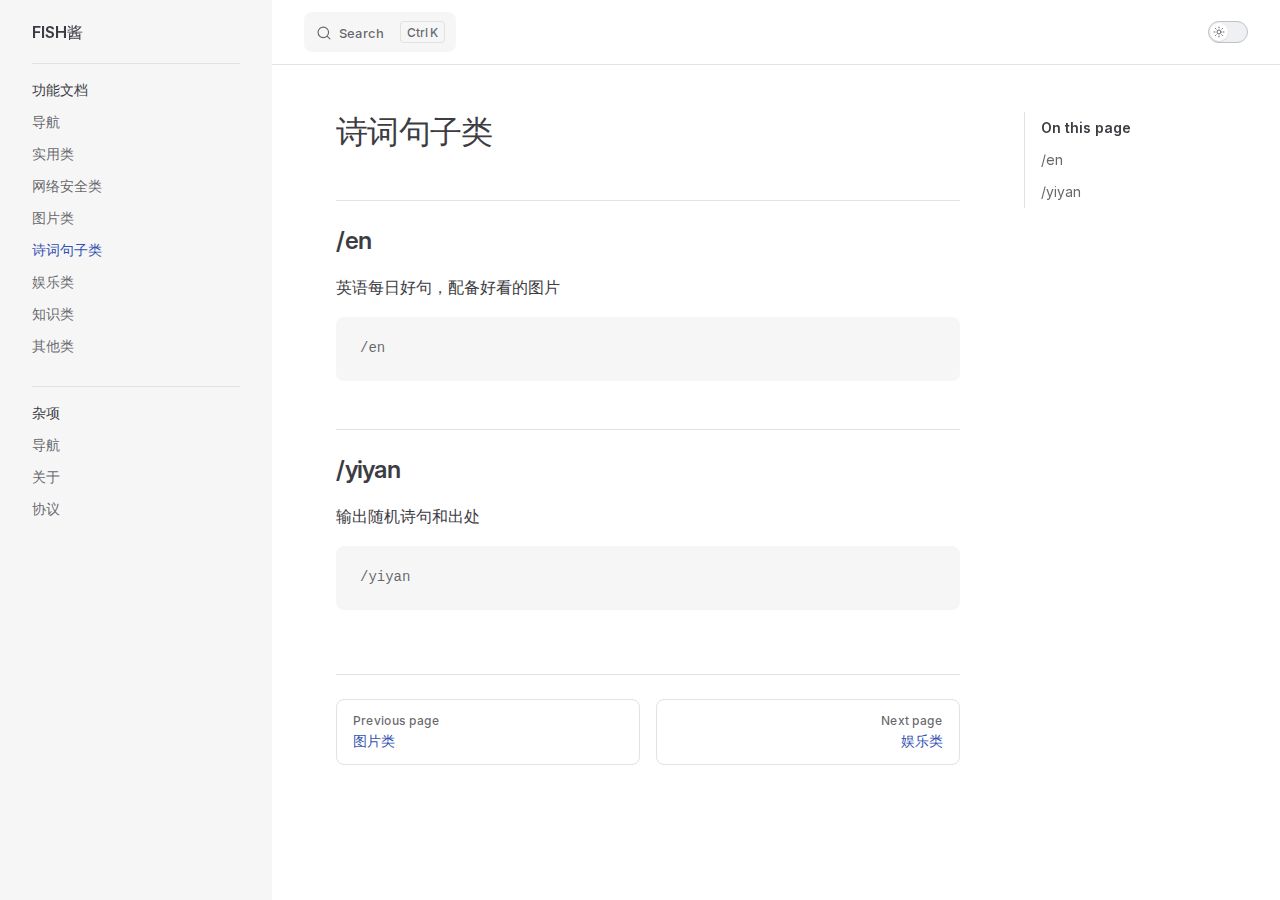
<file: start/shicijvzi.html>
<!DOCTYPE html>
<html lang="en-US" dir="ltr">
  <head>
    <meta charset="utf-8">
    <meta name="viewport" content="width=device-width,initial-scale=1">
    <title>诗词句子类 | FISH酱</title>
    <meta name="description" content="实用型的机器人，提供时间查询、天气查询、历史上的今天查询等功能，为生活提供便利">
    <meta name="generator" content="VitePress v1.1.3">
    <link rel="preload stylesheet" href="/assets/style.lEZ6WvX7.css" as="style">
    
    <script type="module" src="/assets/app.0PLEx9C0.js"></script>
    <link rel="preload" href="/assets/inter-roman-latin.Di8DUHzh.woff2" as="font" type="font/woff2" crossorigin="">
    <link rel="modulepreload" href="/assets/chunks/framework.bQ0x2aEl.js">
    <link rel="modulepreload" href="/assets/chunks/theme.BYCS1O-5.js">
    <link rel="modulepreload" href="/assets/start_shicijvzi.md.CJKCANb9.lean.js">
    <script id="check-dark-mode">(()=>{const e=localStorage.getItem("vitepress-theme-appearance")||"auto",a=window.matchMedia("(prefers-color-scheme: dark)").matches;(!e||e==="auto"?a:e==="dark")&&document.documentElement.classList.add("dark")})();</script>
    <script id="check-mac-os">document.documentElement.classList.toggle("mac",/Mac|iPhone|iPod|iPad/i.test(navigator.platform));</script>
  </head>
  <body>
    <div id="app"><div class="Layout" data-v-d8b57b2d><!--[--><!--]--><!--[--><span tabindex="-1" data-v-c8291ffa></span><a href="#VPContent" class="VPSkipLink visually-hidden" data-v-c8291ffa> Skip to content </a><!--]--><!----><header class="VPNav" data-v-d8b57b2d data-v-7ad780c2><div class="VPNavBar has-sidebar top" data-v-7ad780c2 data-v-844edcde><div class="wrapper" data-v-844edcde><div class="container" data-v-844edcde><div class="title" data-v-844edcde><div class="VPNavBarTitle has-sidebar" data-v-844edcde data-v-0ad69264><a class="title" href="/" data-v-0ad69264><!--[--><!--]--><!----><span data-v-0ad69264>FISH酱</span><!--[--><!--]--></a></div></div><div class="content" data-v-844edcde><div class="content-body" data-v-844edcde><!--[--><!--]--><div class="VPNavBarSearch search" data-v-844edcde><!--[--><!----><div id="local-search"><button type="button" class="DocSearch DocSearch-Button" aria-label="Search"><span class="DocSearch-Button-Container"><span class="vp-icon DocSearch-Search-Icon"></span><span class="DocSearch-Button-Placeholder">Search</span></span><span class="DocSearch-Button-Keys"><kbd class="DocSearch-Button-Key"></kbd><kbd class="DocSearch-Button-Key">K</kbd></span></button></div><!--]--></div><!----><!----><div class="VPNavBarAppearance appearance" data-v-844edcde data-v-283b26e9><button class="VPSwitch VPSwitchAppearance" type="button" role="switch" title="Switch to dark theme" aria-checked="false" data-v-283b26e9 data-v-7df97737 data-v-b4ccac88><span class="check" data-v-b4ccac88><span class="icon" data-v-b4ccac88><!--[--><span class="vpi-sun sun" data-v-7df97737></span><span class="vpi-moon moon" data-v-7df97737></span><!--]--></span></span></button></div><!----><div class="VPFlyout VPNavBarExtra extra" data-v-844edcde data-v-8e87c032 data-v-af5898d3><button type="button" class="button" aria-haspopup="true" aria-expanded="false" aria-label="extra navigation" data-v-af5898d3><span class="vpi-more-horizontal icon" data-v-af5898d3></span></button><div class="menu" data-v-af5898d3><div class="VPMenu" data-v-af5898d3 data-v-e42ed9b3><!----><!--[--><!--[--><!----><div class="group" data-v-8e87c032><div class="item appearance" data-v-8e87c032><p class="label" data-v-8e87c032>Appearance</p><div class="appearance-action" data-v-8e87c032><button class="VPSwitch VPSwitchAppearance" type="button" role="switch" title="Switch to dark theme" aria-checked="false" data-v-8e87c032 data-v-7df97737 data-v-b4ccac88><span class="check" data-v-b4ccac88><span class="icon" data-v-b4ccac88><!--[--><span class="vpi-sun sun" data-v-7df97737></span><span class="vpi-moon moon" data-v-7df97737></span><!--]--></span></span></button></div></div></div><!----><!--]--><!--]--></div></div></div><!--[--><!--]--><button type="button" class="VPNavBarHamburger hamburger" aria-label="mobile navigation" aria-expanded="false" aria-controls="VPNavScreen" data-v-844edcde data-v-6bee1efd><span class="container" data-v-6bee1efd><span class="top" data-v-6bee1efd></span><span class="middle" data-v-6bee1efd></span><span class="bottom" data-v-6bee1efd></span></span></button></div></div></div></div><div class="divider" data-v-844edcde><div class="divider-line" data-v-844edcde></div></div></div><!----></header><div class="VPLocalNav has-sidebar empty" data-v-d8b57b2d data-v-2488c25a><div class="container" data-v-2488c25a><button class="menu" aria-expanded="false" aria-controls="VPSidebarNav" data-v-2488c25a><span class="vpi-align-left menu-icon" data-v-2488c25a></span><span class="menu-text" data-v-2488c25a>Menu</span></button><div class="VPLocalNavOutlineDropdown" style="--vp-vh:0px;" data-v-2488c25a data-v-cd5350a7><button data-v-cd5350a7>Return to top</button><!----></div></div></div><aside class="VPSidebar" data-v-d8b57b2d data-v-4871f9f5><div class="curtain" data-v-4871f9f5></div><nav class="nav" id="VPSidebarNav" aria-labelledby="sidebar-aria-label" tabindex="-1" data-v-4871f9f5><span class="visually-hidden" id="sidebar-aria-label" data-v-4871f9f5> Sidebar Navigation </span><!--[--><!--]--><!--[--><div class="group" data-v-4871f9f5><section class="VPSidebarItem level-0 has-active" data-v-4871f9f5 data-v-c24f735a><div class="item" role="button" tabindex="0" data-v-c24f735a><div class="indicator" data-v-c24f735a></div><h2 class="text" data-v-c24f735a>功能文档</h2><!----></div><div class="items" data-v-c24f735a><!--[--><div class="VPSidebarItem level-1 is-link" data-v-c24f735a data-v-c24f735a><div class="item" data-v-c24f735a><div class="indicator" data-v-c24f735a></div><a class="VPLink link link" href="/start/" data-v-c24f735a><!--[--><p class="text" data-v-c24f735a>导航</p><!--]--></a><!----></div><!----></div><div class="VPSidebarItem level-1 is-link" data-v-c24f735a data-v-c24f735a><div class="item" data-v-c24f735a><div class="indicator" data-v-c24f735a></div><a class="VPLink link link" href="/start/shiyong.html" data-v-c24f735a><!--[--><p class="text" data-v-c24f735a>实用类</p><!--]--></a><!----></div><!----></div><div class="VPSidebarItem level-1 is-link" data-v-c24f735a data-v-c24f735a><div class="item" data-v-c24f735a><div class="indicator" data-v-c24f735a></div><a class="VPLink link link" href="/start/wangluoanquan.html" data-v-c24f735a><!--[--><p class="text" data-v-c24f735a>网络安全类</p><!--]--></a><!----></div><!----></div><div class="VPSidebarItem level-1 is-link" data-v-c24f735a data-v-c24f735a><div class="item" data-v-c24f735a><div class="indicator" data-v-c24f735a></div><a class="VPLink link link" href="/start/tupian.html" data-v-c24f735a><!--[--><p class="text" data-v-c24f735a>图片类</p><!--]--></a><!----></div><!----></div><div class="VPSidebarItem level-1 is-link" data-v-c24f735a data-v-c24f735a><div class="item" data-v-c24f735a><div class="indicator" data-v-c24f735a></div><a class="VPLink link link" href="/start/shicijvzi.html" data-v-c24f735a><!--[--><p class="text" data-v-c24f735a>诗词句子类</p><!--]--></a><!----></div><!----></div><div class="VPSidebarItem level-1 is-link" data-v-c24f735a data-v-c24f735a><div class="item" data-v-c24f735a><div class="indicator" data-v-c24f735a></div><a class="VPLink link link" href="/start/yule.html" data-v-c24f735a><!--[--><p class="text" data-v-c24f735a>娱乐类</p><!--]--></a><!----></div><!----></div><div class="VPSidebarItem level-1 is-link" data-v-c24f735a data-v-c24f735a><div class="item" data-v-c24f735a><div class="indicator" data-v-c24f735a></div><a class="VPLink link link" href="/start/zhishi.html" data-v-c24f735a><!--[--><p class="text" data-v-c24f735a>知识类</p><!--]--></a><!----></div><!----></div><div class="VPSidebarItem level-1 is-link" data-v-c24f735a data-v-c24f735a><div class="item" data-v-c24f735a><div class="indicator" data-v-c24f735a></div><a class="VPLink link link" href="/start/other.html" data-v-c24f735a><!--[--><p class="text" data-v-c24f735a>其他类</p><!--]--></a><!----></div><!----></div><!--]--></div></section></div><div class="group" data-v-4871f9f5><section class="VPSidebarItem level-0" data-v-4871f9f5 data-v-c24f735a><div class="item" role="button" tabindex="0" data-v-c24f735a><div class="indicator" data-v-c24f735a></div><h2 class="text" data-v-c24f735a>杂项</h2><!----></div><div class="items" data-v-c24f735a><!--[--><div class="VPSidebarItem level-1 is-link" data-v-c24f735a data-v-c24f735a><div class="item" data-v-c24f735a><div class="indicator" data-v-c24f735a></div><a class="VPLink link link" href="/xuz/" data-v-c24f735a><!--[--><p class="text" data-v-c24f735a>导航</p><!--]--></a><!----></div><!----></div><div class="VPSidebarItem level-1 is-link" data-v-c24f735a data-v-c24f735a><div class="item" data-v-c24f735a><div class="indicator" data-v-c24f735a></div><a class="VPLink link link" href="/xuz/about.html" data-v-c24f735a><!--[--><p class="text" data-v-c24f735a>关于</p><!--]--></a><!----></div><!----></div><div class="VPSidebarItem level-1 is-link" data-v-c24f735a data-v-c24f735a><div class="item" data-v-c24f735a><div class="indicator" data-v-c24f735a></div><a class="VPLink link link" href="/xuz/uag.html" data-v-c24f735a><!--[--><p class="text" data-v-c24f735a>协议</p><!--]--></a><!----></div><!----></div><!--]--></div></section></div><!--]--><!--[--><!--]--></nav></aside><div class="VPContent has-sidebar" id="VPContent" data-v-d8b57b2d data-v-9a6c75ad><div class="VPDoc has-sidebar has-aside" data-v-9a6c75ad data-v-e6f2a212><!--[--><!--]--><div class="container" data-v-e6f2a212><div class="aside" data-v-e6f2a212><div class="aside-curtain" data-v-e6f2a212></div><div class="aside-container" data-v-e6f2a212><div class="aside-content" data-v-e6f2a212><div class="VPDocAside" data-v-e6f2a212 data-v-cb998dce><!--[--><!--]--><!--[--><!--]--><div class="VPDocAsideOutline" role="navigation" data-v-cb998dce data-v-6b52fe58><div class="content" data-v-6b52fe58><div class="outline-marker" data-v-6b52fe58></div><div class="outline-title" role="heading" aria-level="2" data-v-6b52fe58>On this page</div><nav aria-labelledby="doc-outline-aria-label" data-v-6b52fe58><span class="visually-hidden" id="doc-outline-aria-label" data-v-6b52fe58> Table of Contents for current page </span><ul class="VPDocOutlineItem root" data-v-6b52fe58 data-v-53c99d69><!--[--><!--]--></ul></nav></div></div><!--[--><!--]--><div class="spacer" data-v-cb998dce></div><!--[--><!--]--><!----><!--[--><!--]--><!--[--><!--]--></div></div></div></div><div class="content" data-v-e6f2a212><div class="content-container" data-v-e6f2a212><!--[--><!--]--><main class="main" data-v-e6f2a212><div style="position:relative;" class="vp-doc _start_shicijvzi" data-v-e6f2a212><div><h1 id="诗词句子类" tabindex="-1">诗词句子类 <a class="header-anchor" href="#诗词句子类" aria-label="Permalink to &quot;诗词句子类&quot;">​</a></h1><h2 id="en" tabindex="-1">/en <a class="header-anchor" href="#en" aria-label="Permalink to &quot;/en&quot;">​</a></h2><p>英语每日好句，配备好看的图片</p><div class="language- vp-adaptive-theme"><button title="Copy Code" class="copy"></button><span class="lang"></span><pre class="shiki shiki-themes github-light github-dark vp-code"><code><span class="line"><span>/en</span></span></code></pre></div><h2 id="yiyan" tabindex="-1">/yiyan <a class="header-anchor" href="#yiyan" aria-label="Permalink to &quot;/yiyan&quot;">​</a></h2><p>输出随机诗句和出处</p><div class="language- vp-adaptive-theme"><button title="Copy Code" class="copy"></button><span class="lang"></span><pre class="shiki shiki-themes github-light github-dark vp-code"><code><span class="line"><span>/yiyan</span></span></code></pre></div></div></div></main><footer class="VPDocFooter" data-v-e6f2a212 data-v-b77f9094><!--[--><!--]--><!----><nav class="prev-next" data-v-b77f9094><div class="pager" data-v-b77f9094><a class="VPLink link pager-link prev" href="/start/tupian.html" data-v-b77f9094><!--[--><span class="desc" data-v-b77f9094>Previous page</span><span class="title" data-v-b77f9094>图片类</span><!--]--></a></div><div class="pager" data-v-b77f9094><a class="VPLink link pager-link next" href="/start/yule.html" data-v-b77f9094><!--[--><span class="desc" data-v-b77f9094>Next page</span><span class="title" data-v-b77f9094>娱乐类</span><!--]--></a></div></nav></footer><!--[--><!--]--></div></div></div><!--[--><!--]--></div></div><footer class="VPFooter has-sidebar" data-v-d8b57b2d data-v-566314d4><div class="container" data-v-566314d4><!----><p class="copyright" data-v-566314d4>Copyright © 2023-present FISH酱项目组</p></div></footer><!--[--><!--]--></div></div>
    <script>window.__VP_HASH_MAP__=JSON.parse("{\"xuz_index.md\":\"CW96-gYy\",\"xuz_about.md\":\"C2MmacTC\",\"start_index.md\":\"Br0AZlzz\",\"start_yule.md\":\"Q62mgZFC\",\"index.md\":\"C8ijjrL6\",\"start_tupian.md\":\"B3I-kXGD\",\"xuz_uag.md\":\"DlkVwHd3\",\"start_other.md\":\"DrANo786\",\"start_zhishi.md\":\"CV-Ha4EQ\",\"readme.md\":\"BYjZ1CCy\",\"start_shiyong.md\":\"Dx3ut_yV\",\"start_shicijvzi.md\":\"CJKCANb9\",\"start_wangluoanquan.md\":\"0CyJeLLh\"}");window.__VP_SITE_DATA__=JSON.parse("{\"lang\":\"en-US\",\"dir\":\"ltr\",\"title\":\"FISH酱\",\"description\":\"实用型的机器人，提供时间查询、天气查询、历史上的今天查询等功能，为生活提供便利\",\"base\":\"/\",\"head\":[],\"router\":{\"prefetchLinks\":true},\"appearance\":true,\"themeConfig\":{\"siteTitle\":\"FISH酱\",\"footer\":{\"copyright\":\"Copyright © 2023-present FISH酱项目组\"},\"search\":{\"provider\":\"local\"},\"sidebar\":[{\"text\":\"功能文档\",\"items\":[{\"text\":\"导航\",\"link\":\"/start/\"},{\"text\":\"实用类\",\"link\":\"/start/shiyong\"},{\"text\":\"网络安全类\",\"link\":\"/start/wangluoanquan\"},{\"text\":\"图片类\",\"link\":\"/start/tupian\"},{\"text\":\"诗词句子类\",\"link\":\"/start/shicijvzi\"},{\"text\":\"娱乐类\",\"link\":\"/start/yule\"},{\"text\":\"知识类\",\"link\":\"/start/zhishi\"},{\"text\":\"其他类\",\"link\":\"/start/other\"}]},{\"text\":\"杂项\",\"items\":[{\"text\":\"导航\",\"link\":\"/xuz/\"},{\"text\":\"关于\",\"link\":\"/xuz/about\"},{\"text\":\"协议\",\"link\":\"/xuz/uag\"}]}]},\"locales\":{},\"scrollOffset\":134,\"cleanUrls\":false}");</script>
    
  </body>
</html>
</file>
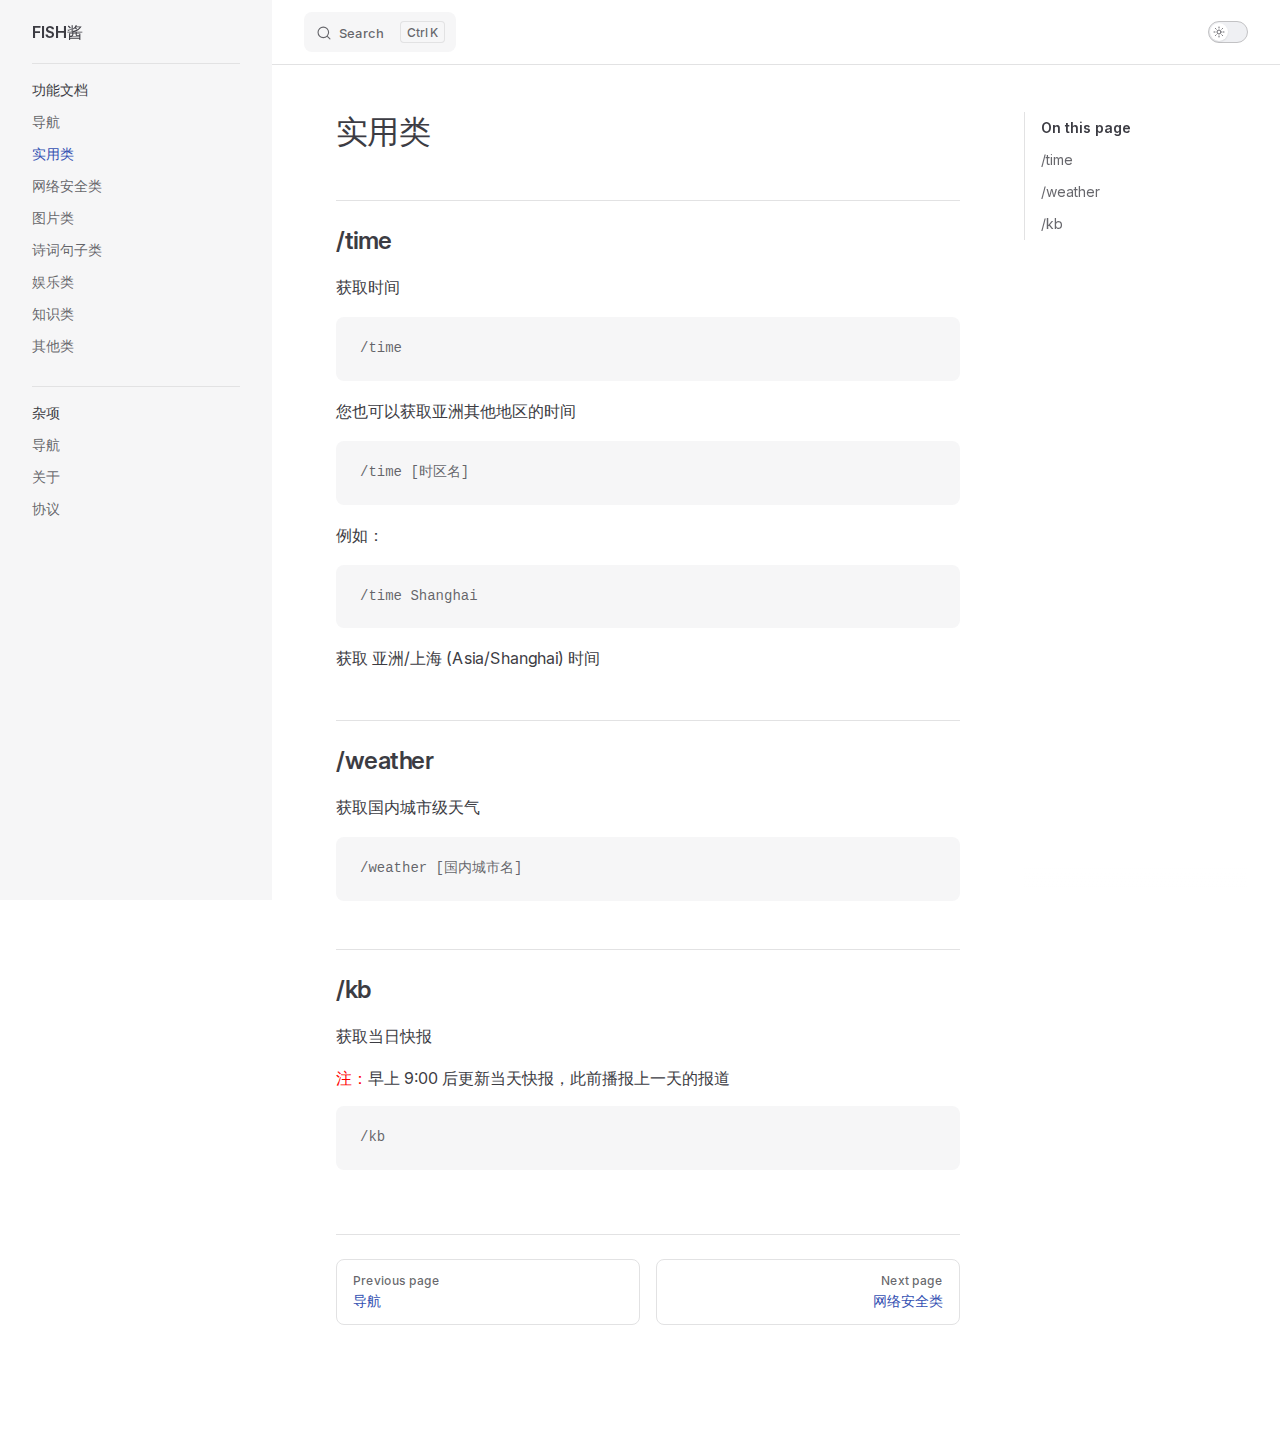
<file: start/shiyong.html>
<!DOCTYPE html>
<html lang="en-US" dir="ltr">
  <head>
    <meta charset="utf-8">
    <meta name="viewport" content="width=device-width,initial-scale=1">
    <title>实用类 | FISH酱</title>
    <meta name="description" content="实用型的机器人，提供时间查询、天气查询、历史上的今天查询等功能，为生活提供便利">
    <meta name="generator" content="VitePress v1.1.3">
    <link rel="preload stylesheet" href="/assets/style.lEZ6WvX7.css" as="style">
    
    <script type="module" src="/assets/app.0PLEx9C0.js"></script>
    <link rel="preload" href="/assets/inter-roman-latin.Di8DUHzh.woff2" as="font" type="font/woff2" crossorigin="">
    <link rel="modulepreload" href="/assets/chunks/framework.bQ0x2aEl.js">
    <link rel="modulepreload" href="/assets/chunks/theme.BYCS1O-5.js">
    <link rel="modulepreload" href="/assets/start_shiyong.md.Dx3ut_yV.lean.js">
    <script id="check-dark-mode">(()=>{const e=localStorage.getItem("vitepress-theme-appearance")||"auto",a=window.matchMedia("(prefers-color-scheme: dark)").matches;(!e||e==="auto"?a:e==="dark")&&document.documentElement.classList.add("dark")})();</script>
    <script id="check-mac-os">document.documentElement.classList.toggle("mac",/Mac|iPhone|iPod|iPad/i.test(navigator.platform));</script>
  </head>
  <body>
    <div id="app"><div class="Layout" data-v-d8b57b2d><!--[--><!--]--><!--[--><span tabindex="-1" data-v-c8291ffa></span><a href="#VPContent" class="VPSkipLink visually-hidden" data-v-c8291ffa> Skip to content </a><!--]--><!----><header class="VPNav" data-v-d8b57b2d data-v-7ad780c2><div class="VPNavBar has-sidebar top" data-v-7ad780c2 data-v-844edcde><div class="wrapper" data-v-844edcde><div class="container" data-v-844edcde><div class="title" data-v-844edcde><div class="VPNavBarTitle has-sidebar" data-v-844edcde data-v-0ad69264><a class="title" href="/" data-v-0ad69264><!--[--><!--]--><!----><span data-v-0ad69264>FISH酱</span><!--[--><!--]--></a></div></div><div class="content" data-v-844edcde><div class="content-body" data-v-844edcde><!--[--><!--]--><div class="VPNavBarSearch search" data-v-844edcde><!--[--><!----><div id="local-search"><button type="button" class="DocSearch DocSearch-Button" aria-label="Search"><span class="DocSearch-Button-Container"><span class="vp-icon DocSearch-Search-Icon"></span><span class="DocSearch-Button-Placeholder">Search</span></span><span class="DocSearch-Button-Keys"><kbd class="DocSearch-Button-Key"></kbd><kbd class="DocSearch-Button-Key">K</kbd></span></button></div><!--]--></div><!----><!----><div class="VPNavBarAppearance appearance" data-v-844edcde data-v-283b26e9><button class="VPSwitch VPSwitchAppearance" type="button" role="switch" title="Switch to dark theme" aria-checked="false" data-v-283b26e9 data-v-7df97737 data-v-b4ccac88><span class="check" data-v-b4ccac88><span class="icon" data-v-b4ccac88><!--[--><span class="vpi-sun sun" data-v-7df97737></span><span class="vpi-moon moon" data-v-7df97737></span><!--]--></span></span></button></div><!----><div class="VPFlyout VPNavBarExtra extra" data-v-844edcde data-v-8e87c032 data-v-af5898d3><button type="button" class="button" aria-haspopup="true" aria-expanded="false" aria-label="extra navigation" data-v-af5898d3><span class="vpi-more-horizontal icon" data-v-af5898d3></span></button><div class="menu" data-v-af5898d3><div class="VPMenu" data-v-af5898d3 data-v-e42ed9b3><!----><!--[--><!--[--><!----><div class="group" data-v-8e87c032><div class="item appearance" data-v-8e87c032><p class="label" data-v-8e87c032>Appearance</p><div class="appearance-action" data-v-8e87c032><button class="VPSwitch VPSwitchAppearance" type="button" role="switch" title="Switch to dark theme" aria-checked="false" data-v-8e87c032 data-v-7df97737 data-v-b4ccac88><span class="check" data-v-b4ccac88><span class="icon" data-v-b4ccac88><!--[--><span class="vpi-sun sun" data-v-7df97737></span><span class="vpi-moon moon" data-v-7df97737></span><!--]--></span></span></button></div></div></div><!----><!--]--><!--]--></div></div></div><!--[--><!--]--><button type="button" class="VPNavBarHamburger hamburger" aria-label="mobile navigation" aria-expanded="false" aria-controls="VPNavScreen" data-v-844edcde data-v-6bee1efd><span class="container" data-v-6bee1efd><span class="top" data-v-6bee1efd></span><span class="middle" data-v-6bee1efd></span><span class="bottom" data-v-6bee1efd></span></span></button></div></div></div></div><div class="divider" data-v-844edcde><div class="divider-line" data-v-844edcde></div></div></div><!----></header><div class="VPLocalNav has-sidebar empty" data-v-d8b57b2d data-v-2488c25a><div class="container" data-v-2488c25a><button class="menu" aria-expanded="false" aria-controls="VPSidebarNav" data-v-2488c25a><span class="vpi-align-left menu-icon" data-v-2488c25a></span><span class="menu-text" data-v-2488c25a>Menu</span></button><div class="VPLocalNavOutlineDropdown" style="--vp-vh:0px;" data-v-2488c25a data-v-cd5350a7><button data-v-cd5350a7>Return to top</button><!----></div></div></div><aside class="VPSidebar" data-v-d8b57b2d data-v-4871f9f5><div class="curtain" data-v-4871f9f5></div><nav class="nav" id="VPSidebarNav" aria-labelledby="sidebar-aria-label" tabindex="-1" data-v-4871f9f5><span class="visually-hidden" id="sidebar-aria-label" data-v-4871f9f5> Sidebar Navigation </span><!--[--><!--]--><!--[--><div class="group" data-v-4871f9f5><section class="VPSidebarItem level-0 has-active" data-v-4871f9f5 data-v-c24f735a><div class="item" role="button" tabindex="0" data-v-c24f735a><div class="indicator" data-v-c24f735a></div><h2 class="text" data-v-c24f735a>功能文档</h2><!----></div><div class="items" data-v-c24f735a><!--[--><div class="VPSidebarItem level-1 is-link" data-v-c24f735a data-v-c24f735a><div class="item" data-v-c24f735a><div class="indicator" data-v-c24f735a></div><a class="VPLink link link" href="/start/" data-v-c24f735a><!--[--><p class="text" data-v-c24f735a>导航</p><!--]--></a><!----></div><!----></div><div class="VPSidebarItem level-1 is-link" data-v-c24f735a data-v-c24f735a><div class="item" data-v-c24f735a><div class="indicator" data-v-c24f735a></div><a class="VPLink link link" href="/start/shiyong.html" data-v-c24f735a><!--[--><p class="text" data-v-c24f735a>实用类</p><!--]--></a><!----></div><!----></div><div class="VPSidebarItem level-1 is-link" data-v-c24f735a data-v-c24f735a><div class="item" data-v-c24f735a><div class="indicator" data-v-c24f735a></div><a class="VPLink link link" href="/start/wangluoanquan.html" data-v-c24f735a><!--[--><p class="text" data-v-c24f735a>网络安全类</p><!--]--></a><!----></div><!----></div><div class="VPSidebarItem level-1 is-link" data-v-c24f735a data-v-c24f735a><div class="item" data-v-c24f735a><div class="indicator" data-v-c24f735a></div><a class="VPLink link link" href="/start/tupian.html" data-v-c24f735a><!--[--><p class="text" data-v-c24f735a>图片类</p><!--]--></a><!----></div><!----></div><div class="VPSidebarItem level-1 is-link" data-v-c24f735a data-v-c24f735a><div class="item" data-v-c24f735a><div class="indicator" data-v-c24f735a></div><a class="VPLink link link" href="/start/shicijvzi.html" data-v-c24f735a><!--[--><p class="text" data-v-c24f735a>诗词句子类</p><!--]--></a><!----></div><!----></div><div class="VPSidebarItem level-1 is-link" data-v-c24f735a data-v-c24f735a><div class="item" data-v-c24f735a><div class="indicator" data-v-c24f735a></div><a class="VPLink link link" href="/start/yule.html" data-v-c24f735a><!--[--><p class="text" data-v-c24f735a>娱乐类</p><!--]--></a><!----></div><!----></div><div class="VPSidebarItem level-1 is-link" data-v-c24f735a data-v-c24f735a><div class="item" data-v-c24f735a><div class="indicator" data-v-c24f735a></div><a class="VPLink link link" href="/start/zhishi.html" data-v-c24f735a><!--[--><p class="text" data-v-c24f735a>知识类</p><!--]--></a><!----></div><!----></div><div class="VPSidebarItem level-1 is-link" data-v-c24f735a data-v-c24f735a><div class="item" data-v-c24f735a><div class="indicator" data-v-c24f735a></div><a class="VPLink link link" href="/start/other.html" data-v-c24f735a><!--[--><p class="text" data-v-c24f735a>其他类</p><!--]--></a><!----></div><!----></div><!--]--></div></section></div><div class="group" data-v-4871f9f5><section class="VPSidebarItem level-0" data-v-4871f9f5 data-v-c24f735a><div class="item" role="button" tabindex="0" data-v-c24f735a><div class="indicator" data-v-c24f735a></div><h2 class="text" data-v-c24f735a>杂项</h2><!----></div><div class="items" data-v-c24f735a><!--[--><div class="VPSidebarItem level-1 is-link" data-v-c24f735a data-v-c24f735a><div class="item" data-v-c24f735a><div class="indicator" data-v-c24f735a></div><a class="VPLink link link" href="/xuz/" data-v-c24f735a><!--[--><p class="text" data-v-c24f735a>导航</p><!--]--></a><!----></div><!----></div><div class="VPSidebarItem level-1 is-link" data-v-c24f735a data-v-c24f735a><div class="item" data-v-c24f735a><div class="indicator" data-v-c24f735a></div><a class="VPLink link link" href="/xuz/about.html" data-v-c24f735a><!--[--><p class="text" data-v-c24f735a>关于</p><!--]--></a><!----></div><!----></div><div class="VPSidebarItem level-1 is-link" data-v-c24f735a data-v-c24f735a><div class="item" data-v-c24f735a><div class="indicator" data-v-c24f735a></div><a class="VPLink link link" href="/xuz/uag.html" data-v-c24f735a><!--[--><p class="text" data-v-c24f735a>协议</p><!--]--></a><!----></div><!----></div><!--]--></div></section></div><!--]--><!--[--><!--]--></nav></aside><div class="VPContent has-sidebar" id="VPContent" data-v-d8b57b2d data-v-9a6c75ad><div class="VPDoc has-sidebar has-aside" data-v-9a6c75ad data-v-e6f2a212><!--[--><!--]--><div class="container" data-v-e6f2a212><div class="aside" data-v-e6f2a212><div class="aside-curtain" data-v-e6f2a212></div><div class="aside-container" data-v-e6f2a212><div class="aside-content" data-v-e6f2a212><div class="VPDocAside" data-v-e6f2a212 data-v-cb998dce><!--[--><!--]--><!--[--><!--]--><div class="VPDocAsideOutline" role="navigation" data-v-cb998dce data-v-6b52fe58><div class="content" data-v-6b52fe58><div class="outline-marker" data-v-6b52fe58></div><div class="outline-title" role="heading" aria-level="2" data-v-6b52fe58>On this page</div><nav aria-labelledby="doc-outline-aria-label" data-v-6b52fe58><span class="visually-hidden" id="doc-outline-aria-label" data-v-6b52fe58> Table of Contents for current page </span><ul class="VPDocOutlineItem root" data-v-6b52fe58 data-v-53c99d69><!--[--><!--]--></ul></nav></div></div><!--[--><!--]--><div class="spacer" data-v-cb998dce></div><!--[--><!--]--><!----><!--[--><!--]--><!--[--><!--]--></div></div></div></div><div class="content" data-v-e6f2a212><div class="content-container" data-v-e6f2a212><!--[--><!--]--><main class="main" data-v-e6f2a212><div style="position:relative;" class="vp-doc _start_shiyong" data-v-e6f2a212><div><h1 id="实用类" tabindex="-1">实用类 <a class="header-anchor" href="#实用类" aria-label="Permalink to &quot;实用类&quot;">​</a></h1><h2 id="time" tabindex="-1">/time <a class="header-anchor" href="#time" aria-label="Permalink to &quot;/time&quot;">​</a></h2><p>获取时间</p><div class="language- vp-adaptive-theme"><button title="Copy Code" class="copy"></button><span class="lang"></span><pre class="shiki shiki-themes github-light github-dark vp-code"><code><span class="line"><span>/time</span></span></code></pre></div><p>您也可以获取亚洲其他地区的时间</p><div class="language- vp-adaptive-theme"><button title="Copy Code" class="copy"></button><span class="lang"></span><pre class="shiki shiki-themes github-light github-dark vp-code"><code><span class="line"><span>/time [时区名]</span></span></code></pre></div><p>例如：</p><div class="language- vp-adaptive-theme"><button title="Copy Code" class="copy"></button><span class="lang"></span><pre class="shiki shiki-themes github-light github-dark vp-code"><code><span class="line"><span>/time Shanghai</span></span></code></pre></div><p>获取 亚洲/上海 (Asia/Shanghai) 时间</p><h2 id="weather" tabindex="-1">/weather <a class="header-anchor" href="#weather" aria-label="Permalink to &quot;/weather&quot;">​</a></h2><p>获取国内城市级天气</p><div class="language- vp-adaptive-theme"><button title="Copy Code" class="copy"></button><span class="lang"></span><pre class="shiki shiki-themes github-light github-dark vp-code"><code><span class="line"><span>/weather [国内城市名]</span></span></code></pre></div><h2 id="kb" tabindex="-1">/kb <a class="header-anchor" href="#kb" aria-label="Permalink to &quot;/kb&quot;">​</a></h2><p>获取当日快报</p><!---->早上 9:00 后更新当天快报，此前播报上一天的报道<div class="language- vp-adaptive-theme"><button title="Copy Code" class="copy"></button><span class="lang"></span><pre class="shiki shiki-themes github-light github-dark vp-code"><code><span class="line"><span>/kb</span></span></code></pre></div></div></div></main><footer class="VPDocFooter" data-v-e6f2a212 data-v-b77f9094><!--[--><!--]--><!----><nav class="prev-next" data-v-b77f9094><div class="pager" data-v-b77f9094><a class="VPLink link pager-link prev" href="/start/" data-v-b77f9094><!--[--><span class="desc" data-v-b77f9094>Previous page</span><span class="title" data-v-b77f9094>导航</span><!--]--></a></div><div class="pager" data-v-b77f9094><a class="VPLink link pager-link next" href="/start/wangluoanquan.html" data-v-b77f9094><!--[--><span class="desc" data-v-b77f9094>Next page</span><span class="title" data-v-b77f9094>网络安全类</span><!--]--></a></div></nav></footer><!--[--><!--]--></div></div></div><!--[--><!--]--></div></div><footer class="VPFooter has-sidebar" data-v-d8b57b2d data-v-566314d4><div class="container" data-v-566314d4><!----><p class="copyright" data-v-566314d4>Copyright © 2023-present FISH酱项目组</p></div></footer><!--[--><!--]--></div></div>
    <script>window.__VP_HASH_MAP__=JSON.parse("{\"xuz_index.md\":\"CW96-gYy\",\"xuz_about.md\":\"C2MmacTC\",\"start_index.md\":\"Br0AZlzz\",\"start_yule.md\":\"Q62mgZFC\",\"index.md\":\"C8ijjrL6\",\"start_tupian.md\":\"B3I-kXGD\",\"xuz_uag.md\":\"DlkVwHd3\",\"start_other.md\":\"DrANo786\",\"start_zhishi.md\":\"CV-Ha4EQ\",\"readme.md\":\"BYjZ1CCy\",\"start_shiyong.md\":\"Dx3ut_yV\",\"start_shicijvzi.md\":\"CJKCANb9\",\"start_wangluoanquan.md\":\"0CyJeLLh\"}");window.__VP_SITE_DATA__=JSON.parse("{\"lang\":\"en-US\",\"dir\":\"ltr\",\"title\":\"FISH酱\",\"description\":\"实用型的机器人，提供时间查询、天气查询、历史上的今天查询等功能，为生活提供便利\",\"base\":\"/\",\"head\":[],\"router\":{\"prefetchLinks\":true},\"appearance\":true,\"themeConfig\":{\"siteTitle\":\"FISH酱\",\"footer\":{\"copyright\":\"Copyright © 2023-present FISH酱项目组\"},\"search\":{\"provider\":\"local\"},\"sidebar\":[{\"text\":\"功能文档\",\"items\":[{\"text\":\"导航\",\"link\":\"/start/\"},{\"text\":\"实用类\",\"link\":\"/start/shiyong\"},{\"text\":\"网络安全类\",\"link\":\"/start/wangluoanquan\"},{\"text\":\"图片类\",\"link\":\"/start/tupian\"},{\"text\":\"诗词句子类\",\"link\":\"/start/shicijvzi\"},{\"text\":\"娱乐类\",\"link\":\"/start/yule\"},{\"text\":\"知识类\",\"link\":\"/start/zhishi\"},{\"text\":\"其他类\",\"link\":\"/start/other\"}]},{\"text\":\"杂项\",\"items\":[{\"text\":\"导航\",\"link\":\"/xuz/\"},{\"text\":\"关于\",\"link\":\"/xuz/about\"},{\"text\":\"协议\",\"link\":\"/xuz/uag\"}]}]},\"locales\":{},\"scrollOffset\":134,\"cleanUrls\":false}");</script>
    
  </body>
</html>
</file>
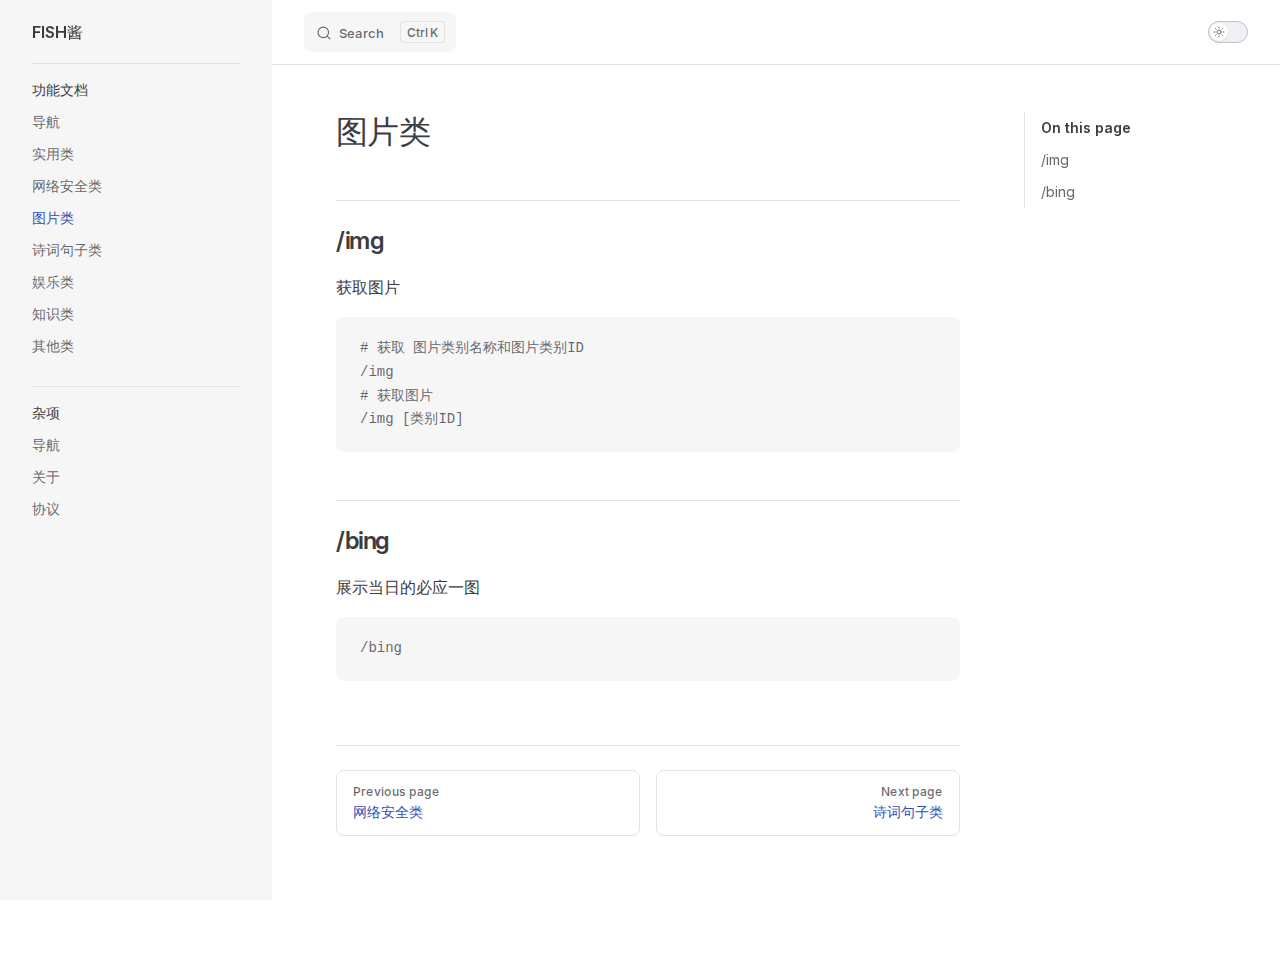
<file: start/tupian.html>
<!DOCTYPE html>
<html lang="en-US" dir="ltr">
  <head>
    <meta charset="utf-8">
    <meta name="viewport" content="width=device-width,initial-scale=1">
    <title>图片类 | FISH酱</title>
    <meta name="description" content="实用型的机器人，提供时间查询、天气查询、历史上的今天查询等功能，为生活提供便利">
    <meta name="generator" content="VitePress v1.1.3">
    <link rel="preload stylesheet" href="/assets/style.lEZ6WvX7.css" as="style">
    
    <script type="module" src="/assets/app.0PLEx9C0.js"></script>
    <link rel="preload" href="/assets/inter-roman-latin.Di8DUHzh.woff2" as="font" type="font/woff2" crossorigin="">
    <link rel="modulepreload" href="/assets/chunks/framework.bQ0x2aEl.js">
    <link rel="modulepreload" href="/assets/chunks/theme.BYCS1O-5.js">
    <link rel="modulepreload" href="/assets/start_tupian.md.B3I-kXGD.lean.js">
    <script id="check-dark-mode">(()=>{const e=localStorage.getItem("vitepress-theme-appearance")||"auto",a=window.matchMedia("(prefers-color-scheme: dark)").matches;(!e||e==="auto"?a:e==="dark")&&document.documentElement.classList.add("dark")})();</script>
    <script id="check-mac-os">document.documentElement.classList.toggle("mac",/Mac|iPhone|iPod|iPad/i.test(navigator.platform));</script>
  </head>
  <body>
    <div id="app"><div class="Layout" data-v-d8b57b2d><!--[--><!--]--><!--[--><span tabindex="-1" data-v-c8291ffa></span><a href="#VPContent" class="VPSkipLink visually-hidden" data-v-c8291ffa> Skip to content </a><!--]--><!----><header class="VPNav" data-v-d8b57b2d data-v-7ad780c2><div class="VPNavBar has-sidebar top" data-v-7ad780c2 data-v-844edcde><div class="wrapper" data-v-844edcde><div class="container" data-v-844edcde><div class="title" data-v-844edcde><div class="VPNavBarTitle has-sidebar" data-v-844edcde data-v-0ad69264><a class="title" href="/" data-v-0ad69264><!--[--><!--]--><!----><span data-v-0ad69264>FISH酱</span><!--[--><!--]--></a></div></div><div class="content" data-v-844edcde><div class="content-body" data-v-844edcde><!--[--><!--]--><div class="VPNavBarSearch search" data-v-844edcde><!--[--><!----><div id="local-search"><button type="button" class="DocSearch DocSearch-Button" aria-label="Search"><span class="DocSearch-Button-Container"><span class="vp-icon DocSearch-Search-Icon"></span><span class="DocSearch-Button-Placeholder">Search</span></span><span class="DocSearch-Button-Keys"><kbd class="DocSearch-Button-Key"></kbd><kbd class="DocSearch-Button-Key">K</kbd></span></button></div><!--]--></div><!----><!----><div class="VPNavBarAppearance appearance" data-v-844edcde data-v-283b26e9><button class="VPSwitch VPSwitchAppearance" type="button" role="switch" title="Switch to dark theme" aria-checked="false" data-v-283b26e9 data-v-7df97737 data-v-b4ccac88><span class="check" data-v-b4ccac88><span class="icon" data-v-b4ccac88><!--[--><span class="vpi-sun sun" data-v-7df97737></span><span class="vpi-moon moon" data-v-7df97737></span><!--]--></span></span></button></div><!----><div class="VPFlyout VPNavBarExtra extra" data-v-844edcde data-v-8e87c032 data-v-af5898d3><button type="button" class="button" aria-haspopup="true" aria-expanded="false" aria-label="extra navigation" data-v-af5898d3><span class="vpi-more-horizontal icon" data-v-af5898d3></span></button><div class="menu" data-v-af5898d3><div class="VPMenu" data-v-af5898d3 data-v-e42ed9b3><!----><!--[--><!--[--><!----><div class="group" data-v-8e87c032><div class="item appearance" data-v-8e87c032><p class="label" data-v-8e87c032>Appearance</p><div class="appearance-action" data-v-8e87c032><button class="VPSwitch VPSwitchAppearance" type="button" role="switch" title="Switch to dark theme" aria-checked="false" data-v-8e87c032 data-v-7df97737 data-v-b4ccac88><span class="check" data-v-b4ccac88><span class="icon" data-v-b4ccac88><!--[--><span class="vpi-sun sun" data-v-7df97737></span><span class="vpi-moon moon" data-v-7df97737></span><!--]--></span></span></button></div></div></div><!----><!--]--><!--]--></div></div></div><!--[--><!--]--><button type="button" class="VPNavBarHamburger hamburger" aria-label="mobile navigation" aria-expanded="false" aria-controls="VPNavScreen" data-v-844edcde data-v-6bee1efd><span class="container" data-v-6bee1efd><span class="top" data-v-6bee1efd></span><span class="middle" data-v-6bee1efd></span><span class="bottom" data-v-6bee1efd></span></span></button></div></div></div></div><div class="divider" data-v-844edcde><div class="divider-line" data-v-844edcde></div></div></div><!----></header><div class="VPLocalNav has-sidebar empty" data-v-d8b57b2d data-v-2488c25a><div class="container" data-v-2488c25a><button class="menu" aria-expanded="false" aria-controls="VPSidebarNav" data-v-2488c25a><span class="vpi-align-left menu-icon" data-v-2488c25a></span><span class="menu-text" data-v-2488c25a>Menu</span></button><div class="VPLocalNavOutlineDropdown" style="--vp-vh:0px;" data-v-2488c25a data-v-cd5350a7><button data-v-cd5350a7>Return to top</button><!----></div></div></div><aside class="VPSidebar" data-v-d8b57b2d data-v-4871f9f5><div class="curtain" data-v-4871f9f5></div><nav class="nav" id="VPSidebarNav" aria-labelledby="sidebar-aria-label" tabindex="-1" data-v-4871f9f5><span class="visually-hidden" id="sidebar-aria-label" data-v-4871f9f5> Sidebar Navigation </span><!--[--><!--]--><!--[--><div class="group" data-v-4871f9f5><section class="VPSidebarItem level-0 has-active" data-v-4871f9f5 data-v-c24f735a><div class="item" role="button" tabindex="0" data-v-c24f735a><div class="indicator" data-v-c24f735a></div><h2 class="text" data-v-c24f735a>功能文档</h2><!----></div><div class="items" data-v-c24f735a><!--[--><div class="VPSidebarItem level-1 is-link" data-v-c24f735a data-v-c24f735a><div class="item" data-v-c24f735a><div class="indicator" data-v-c24f735a></div><a class="VPLink link link" href="/start/" data-v-c24f735a><!--[--><p class="text" data-v-c24f735a>导航</p><!--]--></a><!----></div><!----></div><div class="VPSidebarItem level-1 is-link" data-v-c24f735a data-v-c24f735a><div class="item" data-v-c24f735a><div class="indicator" data-v-c24f735a></div><a class="VPLink link link" href="/start/shiyong.html" data-v-c24f735a><!--[--><p class="text" data-v-c24f735a>实用类</p><!--]--></a><!----></div><!----></div><div class="VPSidebarItem level-1 is-link" data-v-c24f735a data-v-c24f735a><div class="item" data-v-c24f735a><div class="indicator" data-v-c24f735a></div><a class="VPLink link link" href="/start/wangluoanquan.html" data-v-c24f735a><!--[--><p class="text" data-v-c24f735a>网络安全类</p><!--]--></a><!----></div><!----></div><div class="VPSidebarItem level-1 is-link" data-v-c24f735a data-v-c24f735a><div class="item" data-v-c24f735a><div class="indicator" data-v-c24f735a></div><a class="VPLink link link" href="/start/tupian.html" data-v-c24f735a><!--[--><p class="text" data-v-c24f735a>图片类</p><!--]--></a><!----></div><!----></div><div class="VPSidebarItem level-1 is-link" data-v-c24f735a data-v-c24f735a><div class="item" data-v-c24f735a><div class="indicator" data-v-c24f735a></div><a class="VPLink link link" href="/start/shicijvzi.html" data-v-c24f735a><!--[--><p class="text" data-v-c24f735a>诗词句子类</p><!--]--></a><!----></div><!----></div><div class="VPSidebarItem level-1 is-link" data-v-c24f735a data-v-c24f735a><div class="item" data-v-c24f735a><div class="indicator" data-v-c24f735a></div><a class="VPLink link link" href="/start/yule.html" data-v-c24f735a><!--[--><p class="text" data-v-c24f735a>娱乐类</p><!--]--></a><!----></div><!----></div><div class="VPSidebarItem level-1 is-link" data-v-c24f735a data-v-c24f735a><div class="item" data-v-c24f735a><div class="indicator" data-v-c24f735a></div><a class="VPLink link link" href="/start/zhishi.html" data-v-c24f735a><!--[--><p class="text" data-v-c24f735a>知识类</p><!--]--></a><!----></div><!----></div><div class="VPSidebarItem level-1 is-link" data-v-c24f735a data-v-c24f735a><div class="item" data-v-c24f735a><div class="indicator" data-v-c24f735a></div><a class="VPLink link link" href="/start/other.html" data-v-c24f735a><!--[--><p class="text" data-v-c24f735a>其他类</p><!--]--></a><!----></div><!----></div><!--]--></div></section></div><div class="group" data-v-4871f9f5><section class="VPSidebarItem level-0" data-v-4871f9f5 data-v-c24f735a><div class="item" role="button" tabindex="0" data-v-c24f735a><div class="indicator" data-v-c24f735a></div><h2 class="text" data-v-c24f735a>杂项</h2><!----></div><div class="items" data-v-c24f735a><!--[--><div class="VPSidebarItem level-1 is-link" data-v-c24f735a data-v-c24f735a><div class="item" data-v-c24f735a><div class="indicator" data-v-c24f735a></div><a class="VPLink link link" href="/xuz/" data-v-c24f735a><!--[--><p class="text" data-v-c24f735a>导航</p><!--]--></a><!----></div><!----></div><div class="VPSidebarItem level-1 is-link" data-v-c24f735a data-v-c24f735a><div class="item" data-v-c24f735a><div class="indicator" data-v-c24f735a></div><a class="VPLink link link" href="/xuz/about.html" data-v-c24f735a><!--[--><p class="text" data-v-c24f735a>关于</p><!--]--></a><!----></div><!----></div><div class="VPSidebarItem level-1 is-link" data-v-c24f735a data-v-c24f735a><div class="item" data-v-c24f735a><div class="indicator" data-v-c24f735a></div><a class="VPLink link link" href="/xuz/uag.html" data-v-c24f735a><!--[--><p class="text" data-v-c24f735a>协议</p><!--]--></a><!----></div><!----></div><!--]--></div></section></div><!--]--><!--[--><!--]--></nav></aside><div class="VPContent has-sidebar" id="VPContent" data-v-d8b57b2d data-v-9a6c75ad><div class="VPDoc has-sidebar has-aside" data-v-9a6c75ad data-v-e6f2a212><!--[--><!--]--><div class="container" data-v-e6f2a212><div class="aside" data-v-e6f2a212><div class="aside-curtain" data-v-e6f2a212></div><div class="aside-container" data-v-e6f2a212><div class="aside-content" data-v-e6f2a212><div class="VPDocAside" data-v-e6f2a212 data-v-cb998dce><!--[--><!--]--><!--[--><!--]--><div class="VPDocAsideOutline" role="navigation" data-v-cb998dce data-v-6b52fe58><div class="content" data-v-6b52fe58><div class="outline-marker" data-v-6b52fe58></div><div class="outline-title" role="heading" aria-level="2" data-v-6b52fe58>On this page</div><nav aria-labelledby="doc-outline-aria-label" data-v-6b52fe58><span class="visually-hidden" id="doc-outline-aria-label" data-v-6b52fe58> Table of Contents for current page </span><ul class="VPDocOutlineItem root" data-v-6b52fe58 data-v-53c99d69><!--[--><!--]--></ul></nav></div></div><!--[--><!--]--><div class="spacer" data-v-cb998dce></div><!--[--><!--]--><!----><!--[--><!--]--><!--[--><!--]--></div></div></div></div><div class="content" data-v-e6f2a212><div class="content-container" data-v-e6f2a212><!--[--><!--]--><main class="main" data-v-e6f2a212><div style="position:relative;" class="vp-doc _start_tupian" data-v-e6f2a212><div><h1 id="图片类" tabindex="-1">图片类 <a class="header-anchor" href="#图片类" aria-label="Permalink to &quot;图片类&quot;">​</a></h1><h2 id="img" tabindex="-1">/img <a class="header-anchor" href="#img" aria-label="Permalink to &quot;/img&quot;">​</a></h2><p>获取图片</p><div class="language- vp-adaptive-theme"><button title="Copy Code" class="copy"></button><span class="lang"></span><pre class="shiki shiki-themes github-light github-dark vp-code"><code><span class="line"><span># 获取 图片类别名称和图片类别ID</span></span>
<span class="line"><span>/img</span></span>
<span class="line"><span># 获取图片</span></span>
<span class="line"><span>/img [类别ID]</span></span></code></pre></div><h2 id="bing" tabindex="-1">/bing <a class="header-anchor" href="#bing" aria-label="Permalink to &quot;/bing&quot;">​</a></h2><p>展示当日的必应一图</p><div class="language- vp-adaptive-theme"><button title="Copy Code" class="copy"></button><span class="lang"></span><pre class="shiki shiki-themes github-light github-dark vp-code"><code><span class="line"><span>/bing</span></span></code></pre></div></div></div></main><footer class="VPDocFooter" data-v-e6f2a212 data-v-b77f9094><!--[--><!--]--><!----><nav class="prev-next" data-v-b77f9094><div class="pager" data-v-b77f9094><a class="VPLink link pager-link prev" href="/start/wangluoanquan.html" data-v-b77f9094><!--[--><span class="desc" data-v-b77f9094>Previous page</span><span class="title" data-v-b77f9094>网络安全类</span><!--]--></a></div><div class="pager" data-v-b77f9094><a class="VPLink link pager-link next" href="/start/shicijvzi.html" data-v-b77f9094><!--[--><span class="desc" data-v-b77f9094>Next page</span><span class="title" data-v-b77f9094>诗词句子类</span><!--]--></a></div></nav></footer><!--[--><!--]--></div></div></div><!--[--><!--]--></div></div><footer class="VPFooter has-sidebar" data-v-d8b57b2d data-v-566314d4><div class="container" data-v-566314d4><!----><p class="copyright" data-v-566314d4>Copyright © 2023-present FISH酱项目组</p></div></footer><!--[--><!--]--></div></div>
    <script>window.__VP_HASH_MAP__=JSON.parse("{\"xuz_index.md\":\"CW96-gYy\",\"xuz_about.md\":\"C2MmacTC\",\"start_index.md\":\"Br0AZlzz\",\"start_yule.md\":\"Q62mgZFC\",\"index.md\":\"C8ijjrL6\",\"start_tupian.md\":\"B3I-kXGD\",\"xuz_uag.md\":\"DlkVwHd3\",\"start_other.md\":\"DrANo786\",\"start_zhishi.md\":\"CV-Ha4EQ\",\"readme.md\":\"BYjZ1CCy\",\"start_shiyong.md\":\"Dx3ut_yV\",\"start_shicijvzi.md\":\"CJKCANb9\",\"start_wangluoanquan.md\":\"0CyJeLLh\"}");window.__VP_SITE_DATA__=JSON.parse("{\"lang\":\"en-US\",\"dir\":\"ltr\",\"title\":\"FISH酱\",\"description\":\"实用型的机器人，提供时间查询、天气查询、历史上的今天查询等功能，为生活提供便利\",\"base\":\"/\",\"head\":[],\"router\":{\"prefetchLinks\":true},\"appearance\":true,\"themeConfig\":{\"siteTitle\":\"FISH酱\",\"footer\":{\"copyright\":\"Copyright © 2023-present FISH酱项目组\"},\"search\":{\"provider\":\"local\"},\"sidebar\":[{\"text\":\"功能文档\",\"items\":[{\"text\":\"导航\",\"link\":\"/start/\"},{\"text\":\"实用类\",\"link\":\"/start/shiyong\"},{\"text\":\"网络安全类\",\"link\":\"/start/wangluoanquan\"},{\"text\":\"图片类\",\"link\":\"/start/tupian\"},{\"text\":\"诗词句子类\",\"link\":\"/start/shicijvzi\"},{\"text\":\"娱乐类\",\"link\":\"/start/yule\"},{\"text\":\"知识类\",\"link\":\"/start/zhishi\"},{\"text\":\"其他类\",\"link\":\"/start/other\"}]},{\"text\":\"杂项\",\"items\":[{\"text\":\"导航\",\"link\":\"/xuz/\"},{\"text\":\"关于\",\"link\":\"/xuz/about\"},{\"text\":\"协议\",\"link\":\"/xuz/uag\"}]}]},\"locales\":{},\"scrollOffset\":134,\"cleanUrls\":false}");</script>
    
  </body>
</html>
</file>
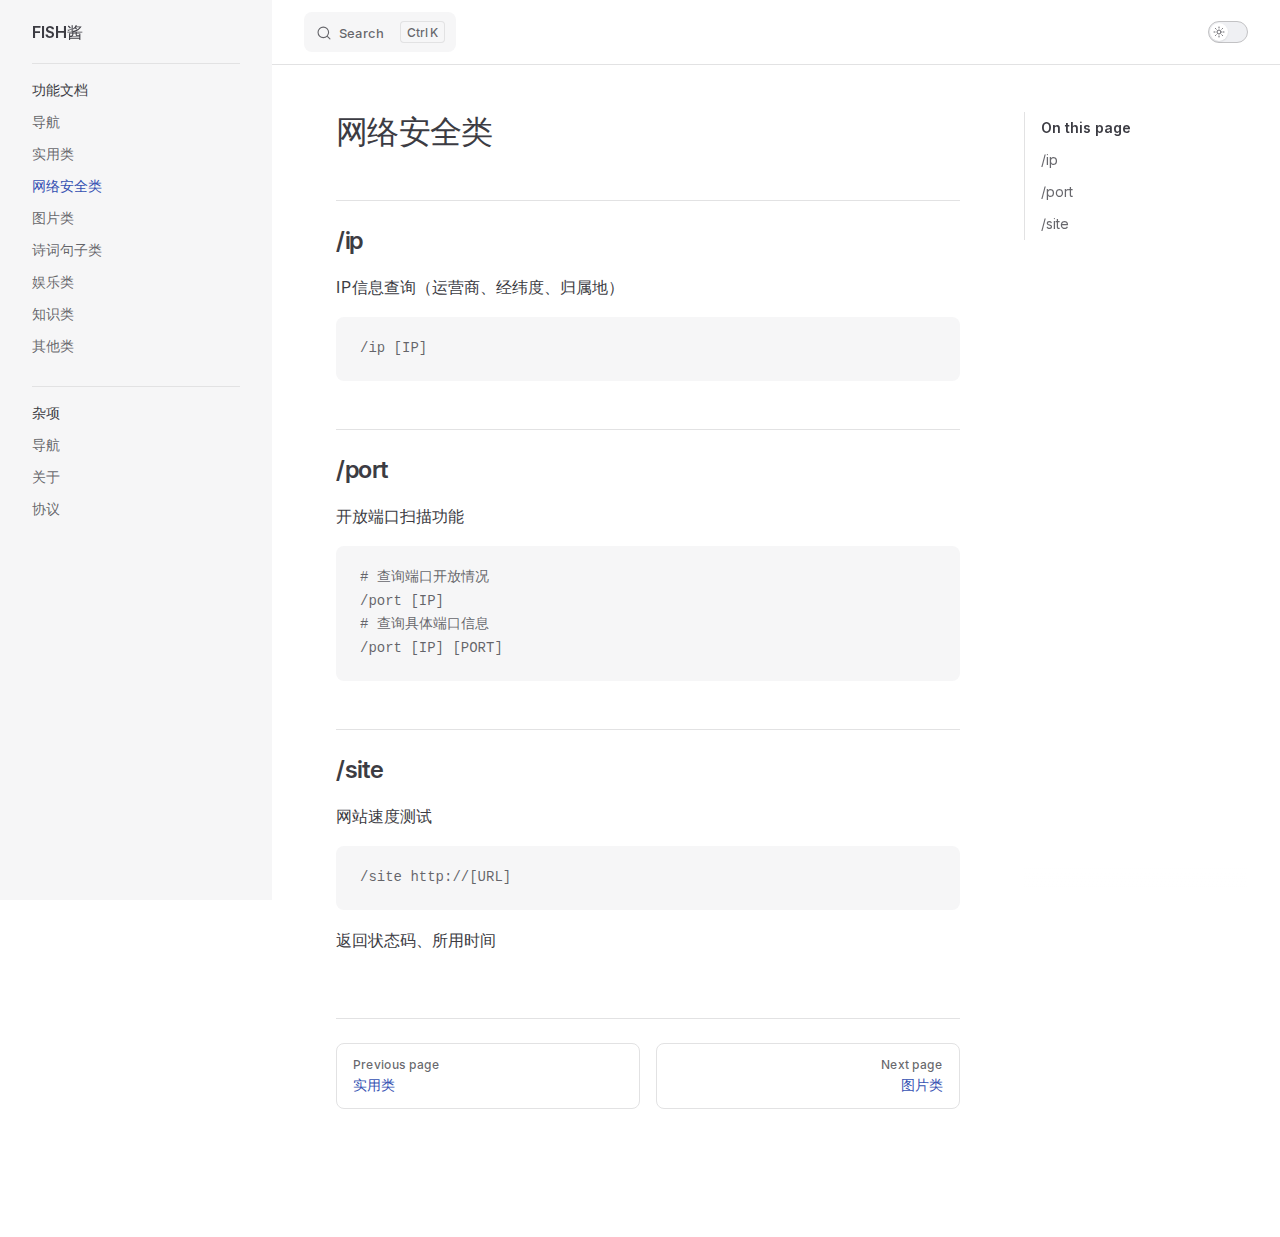
<file: start/wangluoanquan.html>
<!DOCTYPE html>
<html lang="en-US" dir="ltr">
  <head>
    <meta charset="utf-8">
    <meta name="viewport" content="width=device-width,initial-scale=1">
    <title>网络安全类 | FISH酱</title>
    <meta name="description" content="实用型的机器人，提供时间查询、天气查询、历史上的今天查询等功能，为生活提供便利">
    <meta name="generator" content="VitePress v1.1.3">
    <link rel="preload stylesheet" href="/assets/style.lEZ6WvX7.css" as="style">
    
    <script type="module" src="/assets/app.0PLEx9C0.js"></script>
    <link rel="preload" href="/assets/inter-roman-latin.Di8DUHzh.woff2" as="font" type="font/woff2" crossorigin="">
    <link rel="modulepreload" href="/assets/chunks/framework.bQ0x2aEl.js">
    <link rel="modulepreload" href="/assets/chunks/theme.BYCS1O-5.js">
    <link rel="modulepreload" href="/assets/start_wangluoanquan.md.0CyJeLLh.lean.js">
    <script id="check-dark-mode">(()=>{const e=localStorage.getItem("vitepress-theme-appearance")||"auto",a=window.matchMedia("(prefers-color-scheme: dark)").matches;(!e||e==="auto"?a:e==="dark")&&document.documentElement.classList.add("dark")})();</script>
    <script id="check-mac-os">document.documentElement.classList.toggle("mac",/Mac|iPhone|iPod|iPad/i.test(navigator.platform));</script>
  </head>
  <body>
    <div id="app"><div class="Layout" data-v-d8b57b2d><!--[--><!--]--><!--[--><span tabindex="-1" data-v-c8291ffa></span><a href="#VPContent" class="VPSkipLink visually-hidden" data-v-c8291ffa> Skip to content </a><!--]--><!----><header class="VPNav" data-v-d8b57b2d data-v-7ad780c2><div class="VPNavBar has-sidebar top" data-v-7ad780c2 data-v-844edcde><div class="wrapper" data-v-844edcde><div class="container" data-v-844edcde><div class="title" data-v-844edcde><div class="VPNavBarTitle has-sidebar" data-v-844edcde data-v-0ad69264><a class="title" href="/" data-v-0ad69264><!--[--><!--]--><!----><span data-v-0ad69264>FISH酱</span><!--[--><!--]--></a></div></div><div class="content" data-v-844edcde><div class="content-body" data-v-844edcde><!--[--><!--]--><div class="VPNavBarSearch search" data-v-844edcde><!--[--><!----><div id="local-search"><button type="button" class="DocSearch DocSearch-Button" aria-label="Search"><span class="DocSearch-Button-Container"><span class="vp-icon DocSearch-Search-Icon"></span><span class="DocSearch-Button-Placeholder">Search</span></span><span class="DocSearch-Button-Keys"><kbd class="DocSearch-Button-Key"></kbd><kbd class="DocSearch-Button-Key">K</kbd></span></button></div><!--]--></div><!----><!----><div class="VPNavBarAppearance appearance" data-v-844edcde data-v-283b26e9><button class="VPSwitch VPSwitchAppearance" type="button" role="switch" title="Switch to dark theme" aria-checked="false" data-v-283b26e9 data-v-7df97737 data-v-b4ccac88><span class="check" data-v-b4ccac88><span class="icon" data-v-b4ccac88><!--[--><span class="vpi-sun sun" data-v-7df97737></span><span class="vpi-moon moon" data-v-7df97737></span><!--]--></span></span></button></div><!----><div class="VPFlyout VPNavBarExtra extra" data-v-844edcde data-v-8e87c032 data-v-af5898d3><button type="button" class="button" aria-haspopup="true" aria-expanded="false" aria-label="extra navigation" data-v-af5898d3><span class="vpi-more-horizontal icon" data-v-af5898d3></span></button><div class="menu" data-v-af5898d3><div class="VPMenu" data-v-af5898d3 data-v-e42ed9b3><!----><!--[--><!--[--><!----><div class="group" data-v-8e87c032><div class="item appearance" data-v-8e87c032><p class="label" data-v-8e87c032>Appearance</p><div class="appearance-action" data-v-8e87c032><button class="VPSwitch VPSwitchAppearance" type="button" role="switch" title="Switch to dark theme" aria-checked="false" data-v-8e87c032 data-v-7df97737 data-v-b4ccac88><span class="check" data-v-b4ccac88><span class="icon" data-v-b4ccac88><!--[--><span class="vpi-sun sun" data-v-7df97737></span><span class="vpi-moon moon" data-v-7df97737></span><!--]--></span></span></button></div></div></div><!----><!--]--><!--]--></div></div></div><!--[--><!--]--><button type="button" class="VPNavBarHamburger hamburger" aria-label="mobile navigation" aria-expanded="false" aria-controls="VPNavScreen" data-v-844edcde data-v-6bee1efd><span class="container" data-v-6bee1efd><span class="top" data-v-6bee1efd></span><span class="middle" data-v-6bee1efd></span><span class="bottom" data-v-6bee1efd></span></span></button></div></div></div></div><div class="divider" data-v-844edcde><div class="divider-line" data-v-844edcde></div></div></div><!----></header><div class="VPLocalNav has-sidebar empty" data-v-d8b57b2d data-v-2488c25a><div class="container" data-v-2488c25a><button class="menu" aria-expanded="false" aria-controls="VPSidebarNav" data-v-2488c25a><span class="vpi-align-left menu-icon" data-v-2488c25a></span><span class="menu-text" data-v-2488c25a>Menu</span></button><div class="VPLocalNavOutlineDropdown" style="--vp-vh:0px;" data-v-2488c25a data-v-cd5350a7><button data-v-cd5350a7>Return to top</button><!----></div></div></div><aside class="VPSidebar" data-v-d8b57b2d data-v-4871f9f5><div class="curtain" data-v-4871f9f5></div><nav class="nav" id="VPSidebarNav" aria-labelledby="sidebar-aria-label" tabindex="-1" data-v-4871f9f5><span class="visually-hidden" id="sidebar-aria-label" data-v-4871f9f5> Sidebar Navigation </span><!--[--><!--]--><!--[--><div class="group" data-v-4871f9f5><section class="VPSidebarItem level-0 has-active" data-v-4871f9f5 data-v-c24f735a><div class="item" role="button" tabindex="0" data-v-c24f735a><div class="indicator" data-v-c24f735a></div><h2 class="text" data-v-c24f735a>功能文档</h2><!----></div><div class="items" data-v-c24f735a><!--[--><div class="VPSidebarItem level-1 is-link" data-v-c24f735a data-v-c24f735a><div class="item" data-v-c24f735a><div class="indicator" data-v-c24f735a></div><a class="VPLink link link" href="/start/" data-v-c24f735a><!--[--><p class="text" data-v-c24f735a>导航</p><!--]--></a><!----></div><!----></div><div class="VPSidebarItem level-1 is-link" data-v-c24f735a data-v-c24f735a><div class="item" data-v-c24f735a><div class="indicator" data-v-c24f735a></div><a class="VPLink link link" href="/start/shiyong.html" data-v-c24f735a><!--[--><p class="text" data-v-c24f735a>实用类</p><!--]--></a><!----></div><!----></div><div class="VPSidebarItem level-1 is-link" data-v-c24f735a data-v-c24f735a><div class="item" data-v-c24f735a><div class="indicator" data-v-c24f735a></div><a class="VPLink link link" href="/start/wangluoanquan.html" data-v-c24f735a><!--[--><p class="text" data-v-c24f735a>网络安全类</p><!--]--></a><!----></div><!----></div><div class="VPSidebarItem level-1 is-link" data-v-c24f735a data-v-c24f735a><div class="item" data-v-c24f735a><div class="indicator" data-v-c24f735a></div><a class="VPLink link link" href="/start/tupian.html" data-v-c24f735a><!--[--><p class="text" data-v-c24f735a>图片类</p><!--]--></a><!----></div><!----></div><div class="VPSidebarItem level-1 is-link" data-v-c24f735a data-v-c24f735a><div class="item" data-v-c24f735a><div class="indicator" data-v-c24f735a></div><a class="VPLink link link" href="/start/shicijvzi.html" data-v-c24f735a><!--[--><p class="text" data-v-c24f735a>诗词句子类</p><!--]--></a><!----></div><!----></div><div class="VPSidebarItem level-1 is-link" data-v-c24f735a data-v-c24f735a><div class="item" data-v-c24f735a><div class="indicator" data-v-c24f735a></div><a class="VPLink link link" href="/start/yule.html" data-v-c24f735a><!--[--><p class="text" data-v-c24f735a>娱乐类</p><!--]--></a><!----></div><!----></div><div class="VPSidebarItem level-1 is-link" data-v-c24f735a data-v-c24f735a><div class="item" data-v-c24f735a><div class="indicator" data-v-c24f735a></div><a class="VPLink link link" href="/start/zhishi.html" data-v-c24f735a><!--[--><p class="text" data-v-c24f735a>知识类</p><!--]--></a><!----></div><!----></div><div class="VPSidebarItem level-1 is-link" data-v-c24f735a data-v-c24f735a><div class="item" data-v-c24f735a><div class="indicator" data-v-c24f735a></div><a class="VPLink link link" href="/start/other.html" data-v-c24f735a><!--[--><p class="text" data-v-c24f735a>其他类</p><!--]--></a><!----></div><!----></div><!--]--></div></section></div><div class="group" data-v-4871f9f5><section class="VPSidebarItem level-0" data-v-4871f9f5 data-v-c24f735a><div class="item" role="button" tabindex="0" data-v-c24f735a><div class="indicator" data-v-c24f735a></div><h2 class="text" data-v-c24f735a>杂项</h2><!----></div><div class="items" data-v-c24f735a><!--[--><div class="VPSidebarItem level-1 is-link" data-v-c24f735a data-v-c24f735a><div class="item" data-v-c24f735a><div class="indicator" data-v-c24f735a></div><a class="VPLink link link" href="/xuz/" data-v-c24f735a><!--[--><p class="text" data-v-c24f735a>导航</p><!--]--></a><!----></div><!----></div><div class="VPSidebarItem level-1 is-link" data-v-c24f735a data-v-c24f735a><div class="item" data-v-c24f735a><div class="indicator" data-v-c24f735a></div><a class="VPLink link link" href="/xuz/about.html" data-v-c24f735a><!--[--><p class="text" data-v-c24f735a>关于</p><!--]--></a><!----></div><!----></div><div class="VPSidebarItem level-1 is-link" data-v-c24f735a data-v-c24f735a><div class="item" data-v-c24f735a><div class="indicator" data-v-c24f735a></div><a class="VPLink link link" href="/xuz/uag.html" data-v-c24f735a><!--[--><p class="text" data-v-c24f735a>协议</p><!--]--></a><!----></div><!----></div><!--]--></div></section></div><!--]--><!--[--><!--]--></nav></aside><div class="VPContent has-sidebar" id="VPContent" data-v-d8b57b2d data-v-9a6c75ad><div class="VPDoc has-sidebar has-aside" data-v-9a6c75ad data-v-e6f2a212><!--[--><!--]--><div class="container" data-v-e6f2a212><div class="aside" data-v-e6f2a212><div class="aside-curtain" data-v-e6f2a212></div><div class="aside-container" data-v-e6f2a212><div class="aside-content" data-v-e6f2a212><div class="VPDocAside" data-v-e6f2a212 data-v-cb998dce><!--[--><!--]--><!--[--><!--]--><div class="VPDocAsideOutline" role="navigation" data-v-cb998dce data-v-6b52fe58><div class="content" data-v-6b52fe58><div class="outline-marker" data-v-6b52fe58></div><div class="outline-title" role="heading" aria-level="2" data-v-6b52fe58>On this page</div><nav aria-labelledby="doc-outline-aria-label" data-v-6b52fe58><span class="visually-hidden" id="doc-outline-aria-label" data-v-6b52fe58> Table of Contents for current page </span><ul class="VPDocOutlineItem root" data-v-6b52fe58 data-v-53c99d69><!--[--><!--]--></ul></nav></div></div><!--[--><!--]--><div class="spacer" data-v-cb998dce></div><!--[--><!--]--><!----><!--[--><!--]--><!--[--><!--]--></div></div></div></div><div class="content" data-v-e6f2a212><div class="content-container" data-v-e6f2a212><!--[--><!--]--><main class="main" data-v-e6f2a212><div style="position:relative;" class="vp-doc _start_wangluoanquan" data-v-e6f2a212><div><h1 id="网络安全类" tabindex="-1">网络安全类 <a class="header-anchor" href="#网络安全类" aria-label="Permalink to &quot;网络安全类&quot;">​</a></h1><h2 id="ip" tabindex="-1">/ip <a class="header-anchor" href="#ip" aria-label="Permalink to &quot;/ip&quot;">​</a></h2><p>IP信息查询（运营商、经纬度、归属地）</p><div class="language- vp-adaptive-theme"><button title="Copy Code" class="copy"></button><span class="lang"></span><pre class="shiki shiki-themes github-light github-dark vp-code"><code><span class="line"><span>/ip [IP]</span></span></code></pre></div><h2 id="port" tabindex="-1">/port <a class="header-anchor" href="#port" aria-label="Permalink to &quot;/port&quot;">​</a></h2><p>开放端口扫描功能</p><div class="language- vp-adaptive-theme"><button title="Copy Code" class="copy"></button><span class="lang"></span><pre class="shiki shiki-themes github-light github-dark vp-code"><code><span class="line"><span># 查询端口开放情况</span></span>
<span class="line"><span>/port [IP]</span></span>
<span class="line"><span># 查询具体端口信息</span></span>
<span class="line"><span>/port [IP] [PORT]</span></span></code></pre></div><h2 id="site" tabindex="-1">/site <a class="header-anchor" href="#site" aria-label="Permalink to &quot;/site&quot;">​</a></h2><p>网站速度测试</p><div class="language- vp-adaptive-theme"><button title="Copy Code" class="copy"></button><span class="lang"></span><pre class="shiki shiki-themes github-light github-dark vp-code"><code><span class="line"><span>/site http://[URL]</span></span></code></pre></div><p>返回状态码、所用时间</p></div></div></main><footer class="VPDocFooter" data-v-e6f2a212 data-v-b77f9094><!--[--><!--]--><!----><nav class="prev-next" data-v-b77f9094><div class="pager" data-v-b77f9094><a class="VPLink link pager-link prev" href="/start/shiyong.html" data-v-b77f9094><!--[--><span class="desc" data-v-b77f9094>Previous page</span><span class="title" data-v-b77f9094>实用类</span><!--]--></a></div><div class="pager" data-v-b77f9094><a class="VPLink link pager-link next" href="/start/tupian.html" data-v-b77f9094><!--[--><span class="desc" data-v-b77f9094>Next page</span><span class="title" data-v-b77f9094>图片类</span><!--]--></a></div></nav></footer><!--[--><!--]--></div></div></div><!--[--><!--]--></div></div><footer class="VPFooter has-sidebar" data-v-d8b57b2d data-v-566314d4><div class="container" data-v-566314d4><!----><p class="copyright" data-v-566314d4>Copyright © 2023-present FISH酱项目组</p></div></footer><!--[--><!--]--></div></div>
    <script>window.__VP_HASH_MAP__=JSON.parse("{\"xuz_index.md\":\"CW96-gYy\",\"xuz_about.md\":\"C2MmacTC\",\"start_index.md\":\"Br0AZlzz\",\"start_yule.md\":\"Q62mgZFC\",\"index.md\":\"C8ijjrL6\",\"start_tupian.md\":\"B3I-kXGD\",\"xuz_uag.md\":\"DlkVwHd3\",\"start_other.md\":\"DrANo786\",\"start_zhishi.md\":\"CV-Ha4EQ\",\"readme.md\":\"BYjZ1CCy\",\"start_shiyong.md\":\"Dx3ut_yV\",\"start_shicijvzi.md\":\"CJKCANb9\",\"start_wangluoanquan.md\":\"0CyJeLLh\"}");window.__VP_SITE_DATA__=JSON.parse("{\"lang\":\"en-US\",\"dir\":\"ltr\",\"title\":\"FISH酱\",\"description\":\"实用型的机器人，提供时间查询、天气查询、历史上的今天查询等功能，为生活提供便利\",\"base\":\"/\",\"head\":[],\"router\":{\"prefetchLinks\":true},\"appearance\":true,\"themeConfig\":{\"siteTitle\":\"FISH酱\",\"footer\":{\"copyright\":\"Copyright © 2023-present FISH酱项目组\"},\"search\":{\"provider\":\"local\"},\"sidebar\":[{\"text\":\"功能文档\",\"items\":[{\"text\":\"导航\",\"link\":\"/start/\"},{\"text\":\"实用类\",\"link\":\"/start/shiyong\"},{\"text\":\"网络安全类\",\"link\":\"/start/wangluoanquan\"},{\"text\":\"图片类\",\"link\":\"/start/tupian\"},{\"text\":\"诗词句子类\",\"link\":\"/start/shicijvzi\"},{\"text\":\"娱乐类\",\"link\":\"/start/yule\"},{\"text\":\"知识类\",\"link\":\"/start/zhishi\"},{\"text\":\"其他类\",\"link\":\"/start/other\"}]},{\"text\":\"杂项\",\"items\":[{\"text\":\"导航\",\"link\":\"/xuz/\"},{\"text\":\"关于\",\"link\":\"/xuz/about\"},{\"text\":\"协议\",\"link\":\"/xuz/uag\"}]}]},\"locales\":{},\"scrollOffset\":134,\"cleanUrls\":false}");</script>
    
  </body>
</html>
</file>
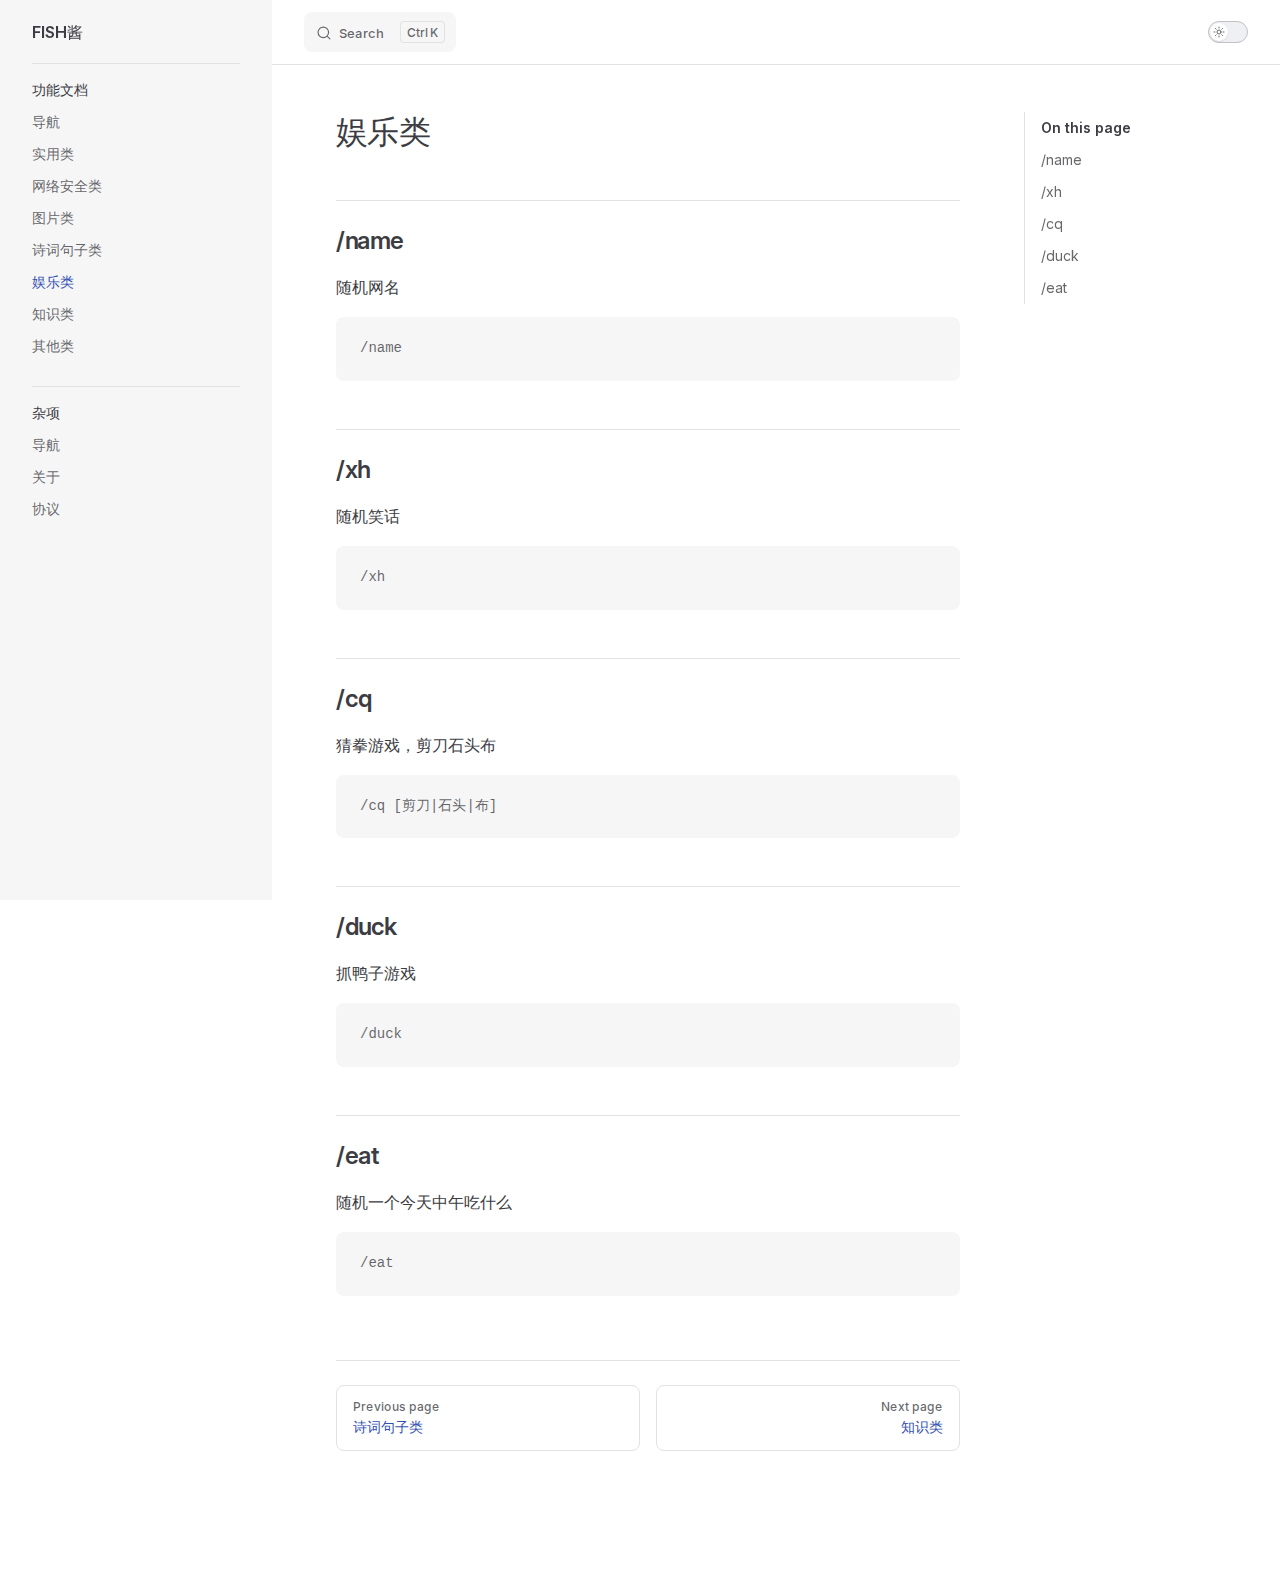
<file: start/yule.html>
<!DOCTYPE html>
<html lang="en-US" dir="ltr">
  <head>
    <meta charset="utf-8">
    <meta name="viewport" content="width=device-width,initial-scale=1">
    <title>娱乐类 | FISH酱</title>
    <meta name="description" content="实用型的机器人，提供时间查询、天气查询、历史上的今天查询等功能，为生活提供便利">
    <meta name="generator" content="VitePress v1.1.3">
    <link rel="preload stylesheet" href="/assets/style.lEZ6WvX7.css" as="style">
    
    <script type="module" src="/assets/app.0PLEx9C0.js"></script>
    <link rel="preload" href="/assets/inter-roman-latin.Di8DUHzh.woff2" as="font" type="font/woff2" crossorigin="">
    <link rel="modulepreload" href="/assets/chunks/framework.bQ0x2aEl.js">
    <link rel="modulepreload" href="/assets/chunks/theme.BYCS1O-5.js">
    <link rel="modulepreload" href="/assets/start_yule.md.Q62mgZFC.lean.js">
    <script id="check-dark-mode">(()=>{const e=localStorage.getItem("vitepress-theme-appearance")||"auto",a=window.matchMedia("(prefers-color-scheme: dark)").matches;(!e||e==="auto"?a:e==="dark")&&document.documentElement.classList.add("dark")})();</script>
    <script id="check-mac-os">document.documentElement.classList.toggle("mac",/Mac|iPhone|iPod|iPad/i.test(navigator.platform));</script>
  </head>
  <body>
    <div id="app"><div class="Layout" data-v-d8b57b2d><!--[--><!--]--><!--[--><span tabindex="-1" data-v-c8291ffa></span><a href="#VPContent" class="VPSkipLink visually-hidden" data-v-c8291ffa> Skip to content </a><!--]--><!----><header class="VPNav" data-v-d8b57b2d data-v-7ad780c2><div class="VPNavBar has-sidebar top" data-v-7ad780c2 data-v-844edcde><div class="wrapper" data-v-844edcde><div class="container" data-v-844edcde><div class="title" data-v-844edcde><div class="VPNavBarTitle has-sidebar" data-v-844edcde data-v-0ad69264><a class="title" href="/" data-v-0ad69264><!--[--><!--]--><!----><span data-v-0ad69264>FISH酱</span><!--[--><!--]--></a></div></div><div class="content" data-v-844edcde><div class="content-body" data-v-844edcde><!--[--><!--]--><div class="VPNavBarSearch search" data-v-844edcde><!--[--><!----><div id="local-search"><button type="button" class="DocSearch DocSearch-Button" aria-label="Search"><span class="DocSearch-Button-Container"><span class="vp-icon DocSearch-Search-Icon"></span><span class="DocSearch-Button-Placeholder">Search</span></span><span class="DocSearch-Button-Keys"><kbd class="DocSearch-Button-Key"></kbd><kbd class="DocSearch-Button-Key">K</kbd></span></button></div><!--]--></div><!----><!----><div class="VPNavBarAppearance appearance" data-v-844edcde data-v-283b26e9><button class="VPSwitch VPSwitchAppearance" type="button" role="switch" title="Switch to dark theme" aria-checked="false" data-v-283b26e9 data-v-7df97737 data-v-b4ccac88><span class="check" data-v-b4ccac88><span class="icon" data-v-b4ccac88><!--[--><span class="vpi-sun sun" data-v-7df97737></span><span class="vpi-moon moon" data-v-7df97737></span><!--]--></span></span></button></div><!----><div class="VPFlyout VPNavBarExtra extra" data-v-844edcde data-v-8e87c032 data-v-af5898d3><button type="button" class="button" aria-haspopup="true" aria-expanded="false" aria-label="extra navigation" data-v-af5898d3><span class="vpi-more-horizontal icon" data-v-af5898d3></span></button><div class="menu" data-v-af5898d3><div class="VPMenu" data-v-af5898d3 data-v-e42ed9b3><!----><!--[--><!--[--><!----><div class="group" data-v-8e87c032><div class="item appearance" data-v-8e87c032><p class="label" data-v-8e87c032>Appearance</p><div class="appearance-action" data-v-8e87c032><button class="VPSwitch VPSwitchAppearance" type="button" role="switch" title="Switch to dark theme" aria-checked="false" data-v-8e87c032 data-v-7df97737 data-v-b4ccac88><span class="check" data-v-b4ccac88><span class="icon" data-v-b4ccac88><!--[--><span class="vpi-sun sun" data-v-7df97737></span><span class="vpi-moon moon" data-v-7df97737></span><!--]--></span></span></button></div></div></div><!----><!--]--><!--]--></div></div></div><!--[--><!--]--><button type="button" class="VPNavBarHamburger hamburger" aria-label="mobile navigation" aria-expanded="false" aria-controls="VPNavScreen" data-v-844edcde data-v-6bee1efd><span class="container" data-v-6bee1efd><span class="top" data-v-6bee1efd></span><span class="middle" data-v-6bee1efd></span><span class="bottom" data-v-6bee1efd></span></span></button></div></div></div></div><div class="divider" data-v-844edcde><div class="divider-line" data-v-844edcde></div></div></div><!----></header><div class="VPLocalNav has-sidebar empty" data-v-d8b57b2d data-v-2488c25a><div class="container" data-v-2488c25a><button class="menu" aria-expanded="false" aria-controls="VPSidebarNav" data-v-2488c25a><span class="vpi-align-left menu-icon" data-v-2488c25a></span><span class="menu-text" data-v-2488c25a>Menu</span></button><div class="VPLocalNavOutlineDropdown" style="--vp-vh:0px;" data-v-2488c25a data-v-cd5350a7><button data-v-cd5350a7>Return to top</button><!----></div></div></div><aside class="VPSidebar" data-v-d8b57b2d data-v-4871f9f5><div class="curtain" data-v-4871f9f5></div><nav class="nav" id="VPSidebarNav" aria-labelledby="sidebar-aria-label" tabindex="-1" data-v-4871f9f5><span class="visually-hidden" id="sidebar-aria-label" data-v-4871f9f5> Sidebar Navigation </span><!--[--><!--]--><!--[--><div class="group" data-v-4871f9f5><section class="VPSidebarItem level-0 has-active" data-v-4871f9f5 data-v-c24f735a><div class="item" role="button" tabindex="0" data-v-c24f735a><div class="indicator" data-v-c24f735a></div><h2 class="text" data-v-c24f735a>功能文档</h2><!----></div><div class="items" data-v-c24f735a><!--[--><div class="VPSidebarItem level-1 is-link" data-v-c24f735a data-v-c24f735a><div class="item" data-v-c24f735a><div class="indicator" data-v-c24f735a></div><a class="VPLink link link" href="/start/" data-v-c24f735a><!--[--><p class="text" data-v-c24f735a>导航</p><!--]--></a><!----></div><!----></div><div class="VPSidebarItem level-1 is-link" data-v-c24f735a data-v-c24f735a><div class="item" data-v-c24f735a><div class="indicator" data-v-c24f735a></div><a class="VPLink link link" href="/start/shiyong.html" data-v-c24f735a><!--[--><p class="text" data-v-c24f735a>实用类</p><!--]--></a><!----></div><!----></div><div class="VPSidebarItem level-1 is-link" data-v-c24f735a data-v-c24f735a><div class="item" data-v-c24f735a><div class="indicator" data-v-c24f735a></div><a class="VPLink link link" href="/start/wangluoanquan.html" data-v-c24f735a><!--[--><p class="text" data-v-c24f735a>网络安全类</p><!--]--></a><!----></div><!----></div><div class="VPSidebarItem level-1 is-link" data-v-c24f735a data-v-c24f735a><div class="item" data-v-c24f735a><div class="indicator" data-v-c24f735a></div><a class="VPLink link link" href="/start/tupian.html" data-v-c24f735a><!--[--><p class="text" data-v-c24f735a>图片类</p><!--]--></a><!----></div><!----></div><div class="VPSidebarItem level-1 is-link" data-v-c24f735a data-v-c24f735a><div class="item" data-v-c24f735a><div class="indicator" data-v-c24f735a></div><a class="VPLink link link" href="/start/shicijvzi.html" data-v-c24f735a><!--[--><p class="text" data-v-c24f735a>诗词句子类</p><!--]--></a><!----></div><!----></div><div class="VPSidebarItem level-1 is-link" data-v-c24f735a data-v-c24f735a><div class="item" data-v-c24f735a><div class="indicator" data-v-c24f735a></div><a class="VPLink link link" href="/start/yule.html" data-v-c24f735a><!--[--><p class="text" data-v-c24f735a>娱乐类</p><!--]--></a><!----></div><!----></div><div class="VPSidebarItem level-1 is-link" data-v-c24f735a data-v-c24f735a><div class="item" data-v-c24f735a><div class="indicator" data-v-c24f735a></div><a class="VPLink link link" href="/start/zhishi.html" data-v-c24f735a><!--[--><p class="text" data-v-c24f735a>知识类</p><!--]--></a><!----></div><!----></div><div class="VPSidebarItem level-1 is-link" data-v-c24f735a data-v-c24f735a><div class="item" data-v-c24f735a><div class="indicator" data-v-c24f735a></div><a class="VPLink link link" href="/start/other.html" data-v-c24f735a><!--[--><p class="text" data-v-c24f735a>其他类</p><!--]--></a><!----></div><!----></div><!--]--></div></section></div><div class="group" data-v-4871f9f5><section class="VPSidebarItem level-0" data-v-4871f9f5 data-v-c24f735a><div class="item" role="button" tabindex="0" data-v-c24f735a><div class="indicator" data-v-c24f735a></div><h2 class="text" data-v-c24f735a>杂项</h2><!----></div><div class="items" data-v-c24f735a><!--[--><div class="VPSidebarItem level-1 is-link" data-v-c24f735a data-v-c24f735a><div class="item" data-v-c24f735a><div class="indicator" data-v-c24f735a></div><a class="VPLink link link" href="/xuz/" data-v-c24f735a><!--[--><p class="text" data-v-c24f735a>导航</p><!--]--></a><!----></div><!----></div><div class="VPSidebarItem level-1 is-link" data-v-c24f735a data-v-c24f735a><div class="item" data-v-c24f735a><div class="indicator" data-v-c24f735a></div><a class="VPLink link link" href="/xuz/about.html" data-v-c24f735a><!--[--><p class="text" data-v-c24f735a>关于</p><!--]--></a><!----></div><!----></div><div class="VPSidebarItem level-1 is-link" data-v-c24f735a data-v-c24f735a><div class="item" data-v-c24f735a><div class="indicator" data-v-c24f735a></div><a class="VPLink link link" href="/xuz/uag.html" data-v-c24f735a><!--[--><p class="text" data-v-c24f735a>协议</p><!--]--></a><!----></div><!----></div><!--]--></div></section></div><!--]--><!--[--><!--]--></nav></aside><div class="VPContent has-sidebar" id="VPContent" data-v-d8b57b2d data-v-9a6c75ad><div class="VPDoc has-sidebar has-aside" data-v-9a6c75ad data-v-e6f2a212><!--[--><!--]--><div class="container" data-v-e6f2a212><div class="aside" data-v-e6f2a212><div class="aside-curtain" data-v-e6f2a212></div><div class="aside-container" data-v-e6f2a212><div class="aside-content" data-v-e6f2a212><div class="VPDocAside" data-v-e6f2a212 data-v-cb998dce><!--[--><!--]--><!--[--><!--]--><div class="VPDocAsideOutline" role="navigation" data-v-cb998dce data-v-6b52fe58><div class="content" data-v-6b52fe58><div class="outline-marker" data-v-6b52fe58></div><div class="outline-title" role="heading" aria-level="2" data-v-6b52fe58>On this page</div><nav aria-labelledby="doc-outline-aria-label" data-v-6b52fe58><span class="visually-hidden" id="doc-outline-aria-label" data-v-6b52fe58> Table of Contents for current page </span><ul class="VPDocOutlineItem root" data-v-6b52fe58 data-v-53c99d69><!--[--><!--]--></ul></nav></div></div><!--[--><!--]--><div class="spacer" data-v-cb998dce></div><!--[--><!--]--><!----><!--[--><!--]--><!--[--><!--]--></div></div></div></div><div class="content" data-v-e6f2a212><div class="content-container" data-v-e6f2a212><!--[--><!--]--><main class="main" data-v-e6f2a212><div style="position:relative;" class="vp-doc _start_yule" data-v-e6f2a212><div><h1 id="娱乐类" tabindex="-1">娱乐类 <a class="header-anchor" href="#娱乐类" aria-label="Permalink to &quot;娱乐类&quot;">​</a></h1><h2 id="name" tabindex="-1">/name <a class="header-anchor" href="#name" aria-label="Permalink to &quot;/name&quot;">​</a></h2><p>随机网名</p><div class="language- vp-adaptive-theme"><button title="Copy Code" class="copy"></button><span class="lang"></span><pre class="shiki shiki-themes github-light github-dark vp-code"><code><span class="line"><span>/name</span></span></code></pre></div><h2 id="xh" tabindex="-1">/xh <a class="header-anchor" href="#xh" aria-label="Permalink to &quot;/xh&quot;">​</a></h2><p>随机笑话</p><div class="language- vp-adaptive-theme"><button title="Copy Code" class="copy"></button><span class="lang"></span><pre class="shiki shiki-themes github-light github-dark vp-code"><code><span class="line"><span>/xh</span></span></code></pre></div><h2 id="cq" tabindex="-1">/cq <a class="header-anchor" href="#cq" aria-label="Permalink to &quot;/cq&quot;">​</a></h2><p>猜拳游戏，剪刀石头布</p><div class="language- vp-adaptive-theme"><button title="Copy Code" class="copy"></button><span class="lang"></span><pre class="shiki shiki-themes github-light github-dark vp-code"><code><span class="line"><span>/cq [剪刀|石头|布]</span></span></code></pre></div><h2 id="duck" tabindex="-1">/duck <a class="header-anchor" href="#duck" aria-label="Permalink to &quot;/duck&quot;">​</a></h2><p>抓鸭子游戏</p><div class="language- vp-adaptive-theme"><button title="Copy Code" class="copy"></button><span class="lang"></span><pre class="shiki shiki-themes github-light github-dark vp-code"><code><span class="line"><span>/duck</span></span></code></pre></div><h2 id="eat" tabindex="-1">/eat <a class="header-anchor" href="#eat" aria-label="Permalink to &quot;/eat&quot;">​</a></h2><p>随机一个今天中午吃什么</p><div class="language- vp-adaptive-theme"><button title="Copy Code" class="copy"></button><span class="lang"></span><pre class="shiki shiki-themes github-light github-dark vp-code"><code><span class="line"><span>/eat</span></span></code></pre></div></div></div></main><footer class="VPDocFooter" data-v-e6f2a212 data-v-b77f9094><!--[--><!--]--><!----><nav class="prev-next" data-v-b77f9094><div class="pager" data-v-b77f9094><a class="VPLink link pager-link prev" href="/start/shicijvzi.html" data-v-b77f9094><!--[--><span class="desc" data-v-b77f9094>Previous page</span><span class="title" data-v-b77f9094>诗词句子类</span><!--]--></a></div><div class="pager" data-v-b77f9094><a class="VPLink link pager-link next" href="/start/zhishi.html" data-v-b77f9094><!--[--><span class="desc" data-v-b77f9094>Next page</span><span class="title" data-v-b77f9094>知识类</span><!--]--></a></div></nav></footer><!--[--><!--]--></div></div></div><!--[--><!--]--></div></div><footer class="VPFooter has-sidebar" data-v-d8b57b2d data-v-566314d4><div class="container" data-v-566314d4><!----><p class="copyright" data-v-566314d4>Copyright © 2023-present FISH酱项目组</p></div></footer><!--[--><!--]--></div></div>
    <script>window.__VP_HASH_MAP__=JSON.parse("{\"xuz_index.md\":\"CW96-gYy\",\"xuz_about.md\":\"C2MmacTC\",\"start_index.md\":\"Br0AZlzz\",\"start_yule.md\":\"Q62mgZFC\",\"index.md\":\"C8ijjrL6\",\"start_tupian.md\":\"B3I-kXGD\",\"xuz_uag.md\":\"DlkVwHd3\",\"start_other.md\":\"DrANo786\",\"start_zhishi.md\":\"CV-Ha4EQ\",\"readme.md\":\"BYjZ1CCy\",\"start_shiyong.md\":\"Dx3ut_yV\",\"start_shicijvzi.md\":\"CJKCANb9\",\"start_wangluoanquan.md\":\"0CyJeLLh\"}");window.__VP_SITE_DATA__=JSON.parse("{\"lang\":\"en-US\",\"dir\":\"ltr\",\"title\":\"FISH酱\",\"description\":\"实用型的机器人，提供时间查询、天气查询、历史上的今天查询等功能，为生活提供便利\",\"base\":\"/\",\"head\":[],\"router\":{\"prefetchLinks\":true},\"appearance\":true,\"themeConfig\":{\"siteTitle\":\"FISH酱\",\"footer\":{\"copyright\":\"Copyright © 2023-present FISH酱项目组\"},\"search\":{\"provider\":\"local\"},\"sidebar\":[{\"text\":\"功能文档\",\"items\":[{\"text\":\"导航\",\"link\":\"/start/\"},{\"text\":\"实用类\",\"link\":\"/start/shiyong\"},{\"text\":\"网络安全类\",\"link\":\"/start/wangluoanquan\"},{\"text\":\"图片类\",\"link\":\"/start/tupian\"},{\"text\":\"诗词句子类\",\"link\":\"/start/shicijvzi\"},{\"text\":\"娱乐类\",\"link\":\"/start/yule\"},{\"text\":\"知识类\",\"link\":\"/start/zhishi\"},{\"text\":\"其他类\",\"link\":\"/start/other\"}]},{\"text\":\"杂项\",\"items\":[{\"text\":\"导航\",\"link\":\"/xuz/\"},{\"text\":\"关于\",\"link\":\"/xuz/about\"},{\"text\":\"协议\",\"link\":\"/xuz/uag\"}]}]},\"locales\":{},\"scrollOffset\":134,\"cleanUrls\":false}");</script>
    
  </body>
</html>
</file>
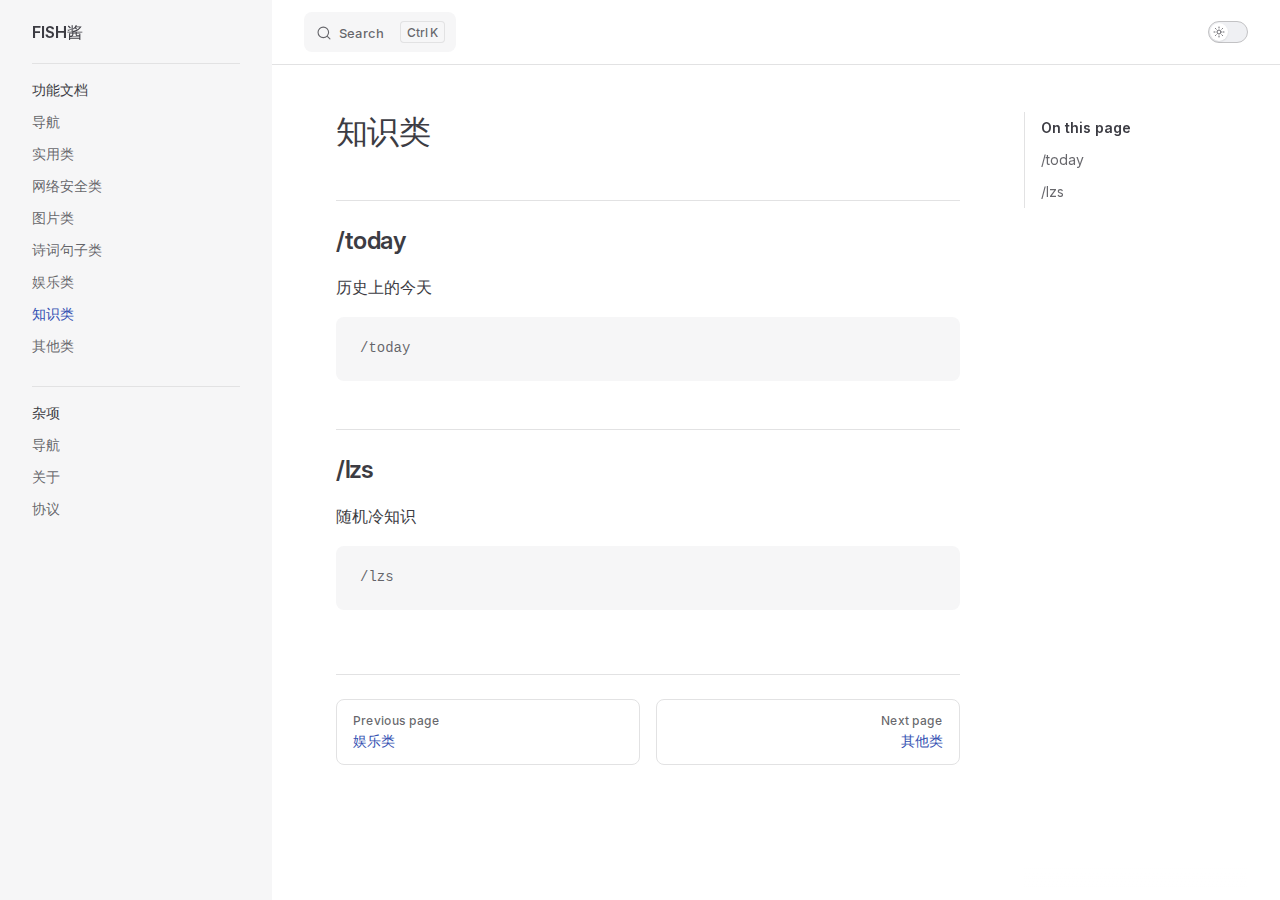
<file: start/zhishi.html>
<!DOCTYPE html>
<html lang="en-US" dir="ltr">
  <head>
    <meta charset="utf-8">
    <meta name="viewport" content="width=device-width,initial-scale=1">
    <title>知识类 | FISH酱</title>
    <meta name="description" content="实用型的机器人，提供时间查询、天气查询、历史上的今天查询等功能，为生活提供便利">
    <meta name="generator" content="VitePress v1.1.3">
    <link rel="preload stylesheet" href="/assets/style.lEZ6WvX7.css" as="style">
    
    <script type="module" src="/assets/app.0PLEx9C0.js"></script>
    <link rel="preload" href="/assets/inter-roman-latin.Di8DUHzh.woff2" as="font" type="font/woff2" crossorigin="">
    <link rel="modulepreload" href="/assets/chunks/framework.bQ0x2aEl.js">
    <link rel="modulepreload" href="/assets/chunks/theme.BYCS1O-5.js">
    <link rel="modulepreload" href="/assets/start_zhishi.md.CV-Ha4EQ.lean.js">
    <script id="check-dark-mode">(()=>{const e=localStorage.getItem("vitepress-theme-appearance")||"auto",a=window.matchMedia("(prefers-color-scheme: dark)").matches;(!e||e==="auto"?a:e==="dark")&&document.documentElement.classList.add("dark")})();</script>
    <script id="check-mac-os">document.documentElement.classList.toggle("mac",/Mac|iPhone|iPod|iPad/i.test(navigator.platform));</script>
  </head>
  <body>
    <div id="app"><div class="Layout" data-v-d8b57b2d><!--[--><!--]--><!--[--><span tabindex="-1" data-v-c8291ffa></span><a href="#VPContent" class="VPSkipLink visually-hidden" data-v-c8291ffa> Skip to content </a><!--]--><!----><header class="VPNav" data-v-d8b57b2d data-v-7ad780c2><div class="VPNavBar has-sidebar top" data-v-7ad780c2 data-v-844edcde><div class="wrapper" data-v-844edcde><div class="container" data-v-844edcde><div class="title" data-v-844edcde><div class="VPNavBarTitle has-sidebar" data-v-844edcde data-v-0ad69264><a class="title" href="/" data-v-0ad69264><!--[--><!--]--><!----><span data-v-0ad69264>FISH酱</span><!--[--><!--]--></a></div></div><div class="content" data-v-844edcde><div class="content-body" data-v-844edcde><!--[--><!--]--><div class="VPNavBarSearch search" data-v-844edcde><!--[--><!----><div id="local-search"><button type="button" class="DocSearch DocSearch-Button" aria-label="Search"><span class="DocSearch-Button-Container"><span class="vp-icon DocSearch-Search-Icon"></span><span class="DocSearch-Button-Placeholder">Search</span></span><span class="DocSearch-Button-Keys"><kbd class="DocSearch-Button-Key"></kbd><kbd class="DocSearch-Button-Key">K</kbd></span></button></div><!--]--></div><!----><!----><div class="VPNavBarAppearance appearance" data-v-844edcde data-v-283b26e9><button class="VPSwitch VPSwitchAppearance" type="button" role="switch" title="Switch to dark theme" aria-checked="false" data-v-283b26e9 data-v-7df97737 data-v-b4ccac88><span class="check" data-v-b4ccac88><span class="icon" data-v-b4ccac88><!--[--><span class="vpi-sun sun" data-v-7df97737></span><span class="vpi-moon moon" data-v-7df97737></span><!--]--></span></span></button></div><!----><div class="VPFlyout VPNavBarExtra extra" data-v-844edcde data-v-8e87c032 data-v-af5898d3><button type="button" class="button" aria-haspopup="true" aria-expanded="false" aria-label="extra navigation" data-v-af5898d3><span class="vpi-more-horizontal icon" data-v-af5898d3></span></button><div class="menu" data-v-af5898d3><div class="VPMenu" data-v-af5898d3 data-v-e42ed9b3><!----><!--[--><!--[--><!----><div class="group" data-v-8e87c032><div class="item appearance" data-v-8e87c032><p class="label" data-v-8e87c032>Appearance</p><div class="appearance-action" data-v-8e87c032><button class="VPSwitch VPSwitchAppearance" type="button" role="switch" title="Switch to dark theme" aria-checked="false" data-v-8e87c032 data-v-7df97737 data-v-b4ccac88><span class="check" data-v-b4ccac88><span class="icon" data-v-b4ccac88><!--[--><span class="vpi-sun sun" data-v-7df97737></span><span class="vpi-moon moon" data-v-7df97737></span><!--]--></span></span></button></div></div></div><!----><!--]--><!--]--></div></div></div><!--[--><!--]--><button type="button" class="VPNavBarHamburger hamburger" aria-label="mobile navigation" aria-expanded="false" aria-controls="VPNavScreen" data-v-844edcde data-v-6bee1efd><span class="container" data-v-6bee1efd><span class="top" data-v-6bee1efd></span><span class="middle" data-v-6bee1efd></span><span class="bottom" data-v-6bee1efd></span></span></button></div></div></div></div><div class="divider" data-v-844edcde><div class="divider-line" data-v-844edcde></div></div></div><!----></header><div class="VPLocalNav has-sidebar empty" data-v-d8b57b2d data-v-2488c25a><div class="container" data-v-2488c25a><button class="menu" aria-expanded="false" aria-controls="VPSidebarNav" data-v-2488c25a><span class="vpi-align-left menu-icon" data-v-2488c25a></span><span class="menu-text" data-v-2488c25a>Menu</span></button><div class="VPLocalNavOutlineDropdown" style="--vp-vh:0px;" data-v-2488c25a data-v-cd5350a7><button data-v-cd5350a7>Return to top</button><!----></div></div></div><aside class="VPSidebar" data-v-d8b57b2d data-v-4871f9f5><div class="curtain" data-v-4871f9f5></div><nav class="nav" id="VPSidebarNav" aria-labelledby="sidebar-aria-label" tabindex="-1" data-v-4871f9f5><span class="visually-hidden" id="sidebar-aria-label" data-v-4871f9f5> Sidebar Navigation </span><!--[--><!--]--><!--[--><div class="group" data-v-4871f9f5><section class="VPSidebarItem level-0 has-active" data-v-4871f9f5 data-v-c24f735a><div class="item" role="button" tabindex="0" data-v-c24f735a><div class="indicator" data-v-c24f735a></div><h2 class="text" data-v-c24f735a>功能文档</h2><!----></div><div class="items" data-v-c24f735a><!--[--><div class="VPSidebarItem level-1 is-link" data-v-c24f735a data-v-c24f735a><div class="item" data-v-c24f735a><div class="indicator" data-v-c24f735a></div><a class="VPLink link link" href="/start/" data-v-c24f735a><!--[--><p class="text" data-v-c24f735a>导航</p><!--]--></a><!----></div><!----></div><div class="VPSidebarItem level-1 is-link" data-v-c24f735a data-v-c24f735a><div class="item" data-v-c24f735a><div class="indicator" data-v-c24f735a></div><a class="VPLink link link" href="/start/shiyong.html" data-v-c24f735a><!--[--><p class="text" data-v-c24f735a>实用类</p><!--]--></a><!----></div><!----></div><div class="VPSidebarItem level-1 is-link" data-v-c24f735a data-v-c24f735a><div class="item" data-v-c24f735a><div class="indicator" data-v-c24f735a></div><a class="VPLink link link" href="/start/wangluoanquan.html" data-v-c24f735a><!--[--><p class="text" data-v-c24f735a>网络安全类</p><!--]--></a><!----></div><!----></div><div class="VPSidebarItem level-1 is-link" data-v-c24f735a data-v-c24f735a><div class="item" data-v-c24f735a><div class="indicator" data-v-c24f735a></div><a class="VPLink link link" href="/start/tupian.html" data-v-c24f735a><!--[--><p class="text" data-v-c24f735a>图片类</p><!--]--></a><!----></div><!----></div><div class="VPSidebarItem level-1 is-link" data-v-c24f735a data-v-c24f735a><div class="item" data-v-c24f735a><div class="indicator" data-v-c24f735a></div><a class="VPLink link link" href="/start/shicijvzi.html" data-v-c24f735a><!--[--><p class="text" data-v-c24f735a>诗词句子类</p><!--]--></a><!----></div><!----></div><div class="VPSidebarItem level-1 is-link" data-v-c24f735a data-v-c24f735a><div class="item" data-v-c24f735a><div class="indicator" data-v-c24f735a></div><a class="VPLink link link" href="/start/yule.html" data-v-c24f735a><!--[--><p class="text" data-v-c24f735a>娱乐类</p><!--]--></a><!----></div><!----></div><div class="VPSidebarItem level-1 is-link" data-v-c24f735a data-v-c24f735a><div class="item" data-v-c24f735a><div class="indicator" data-v-c24f735a></div><a class="VPLink link link" href="/start/zhishi.html" data-v-c24f735a><!--[--><p class="text" data-v-c24f735a>知识类</p><!--]--></a><!----></div><!----></div><div class="VPSidebarItem level-1 is-link" data-v-c24f735a data-v-c24f735a><div class="item" data-v-c24f735a><div class="indicator" data-v-c24f735a></div><a class="VPLink link link" href="/start/other.html" data-v-c24f735a><!--[--><p class="text" data-v-c24f735a>其他类</p><!--]--></a><!----></div><!----></div><!--]--></div></section></div><div class="group" data-v-4871f9f5><section class="VPSidebarItem level-0" data-v-4871f9f5 data-v-c24f735a><div class="item" role="button" tabindex="0" data-v-c24f735a><div class="indicator" data-v-c24f735a></div><h2 class="text" data-v-c24f735a>杂项</h2><!----></div><div class="items" data-v-c24f735a><!--[--><div class="VPSidebarItem level-1 is-link" data-v-c24f735a data-v-c24f735a><div class="item" data-v-c24f735a><div class="indicator" data-v-c24f735a></div><a class="VPLink link link" href="/xuz/" data-v-c24f735a><!--[--><p class="text" data-v-c24f735a>导航</p><!--]--></a><!----></div><!----></div><div class="VPSidebarItem level-1 is-link" data-v-c24f735a data-v-c24f735a><div class="item" data-v-c24f735a><div class="indicator" data-v-c24f735a></div><a class="VPLink link link" href="/xuz/about.html" data-v-c24f735a><!--[--><p class="text" data-v-c24f735a>关于</p><!--]--></a><!----></div><!----></div><div class="VPSidebarItem level-1 is-link" data-v-c24f735a data-v-c24f735a><div class="item" data-v-c24f735a><div class="indicator" data-v-c24f735a></div><a class="VPLink link link" href="/xuz/uag.html" data-v-c24f735a><!--[--><p class="text" data-v-c24f735a>协议</p><!--]--></a><!----></div><!----></div><!--]--></div></section></div><!--]--><!--[--><!--]--></nav></aside><div class="VPContent has-sidebar" id="VPContent" data-v-d8b57b2d data-v-9a6c75ad><div class="VPDoc has-sidebar has-aside" data-v-9a6c75ad data-v-e6f2a212><!--[--><!--]--><div class="container" data-v-e6f2a212><div class="aside" data-v-e6f2a212><div class="aside-curtain" data-v-e6f2a212></div><div class="aside-container" data-v-e6f2a212><div class="aside-content" data-v-e6f2a212><div class="VPDocAside" data-v-e6f2a212 data-v-cb998dce><!--[--><!--]--><!--[--><!--]--><div class="VPDocAsideOutline" role="navigation" data-v-cb998dce data-v-6b52fe58><div class="content" data-v-6b52fe58><div class="outline-marker" data-v-6b52fe58></div><div class="outline-title" role="heading" aria-level="2" data-v-6b52fe58>On this page</div><nav aria-labelledby="doc-outline-aria-label" data-v-6b52fe58><span class="visually-hidden" id="doc-outline-aria-label" data-v-6b52fe58> Table of Contents for current page </span><ul class="VPDocOutlineItem root" data-v-6b52fe58 data-v-53c99d69><!--[--><!--]--></ul></nav></div></div><!--[--><!--]--><div class="spacer" data-v-cb998dce></div><!--[--><!--]--><!----><!--[--><!--]--><!--[--><!--]--></div></div></div></div><div class="content" data-v-e6f2a212><div class="content-container" data-v-e6f2a212><!--[--><!--]--><main class="main" data-v-e6f2a212><div style="position:relative;" class="vp-doc _start_zhishi" data-v-e6f2a212><div><h1 id="知识类" tabindex="-1">知识类 <a class="header-anchor" href="#知识类" aria-label="Permalink to &quot;知识类&quot;">​</a></h1><h2 id="today" tabindex="-1">/today <a class="header-anchor" href="#today" aria-label="Permalink to &quot;/today&quot;">​</a></h2><p>历史上的今天</p><div class="language- vp-adaptive-theme"><button title="Copy Code" class="copy"></button><span class="lang"></span><pre class="shiki shiki-themes github-light github-dark vp-code"><code><span class="line"><span>/today</span></span></code></pre></div><h2 id="lzs" tabindex="-1">/lzs <a class="header-anchor" href="#lzs" aria-label="Permalink to &quot;/lzs&quot;">​</a></h2><p>随机冷知识</p><div class="language- vp-adaptive-theme"><button title="Copy Code" class="copy"></button><span class="lang"></span><pre class="shiki shiki-themes github-light github-dark vp-code"><code><span class="line"><span>/lzs</span></span></code></pre></div></div></div></main><footer class="VPDocFooter" data-v-e6f2a212 data-v-b77f9094><!--[--><!--]--><!----><nav class="prev-next" data-v-b77f9094><div class="pager" data-v-b77f9094><a class="VPLink link pager-link prev" href="/start/yule.html" data-v-b77f9094><!--[--><span class="desc" data-v-b77f9094>Previous page</span><span class="title" data-v-b77f9094>娱乐类</span><!--]--></a></div><div class="pager" data-v-b77f9094><a class="VPLink link pager-link next" href="/start/other.html" data-v-b77f9094><!--[--><span class="desc" data-v-b77f9094>Next page</span><span class="title" data-v-b77f9094>其他类</span><!--]--></a></div></nav></footer><!--[--><!--]--></div></div></div><!--[--><!--]--></div></div><footer class="VPFooter has-sidebar" data-v-d8b57b2d data-v-566314d4><div class="container" data-v-566314d4><!----><p class="copyright" data-v-566314d4>Copyright © 2023-present FISH酱项目组</p></div></footer><!--[--><!--]--></div></div>
    <script>window.__VP_HASH_MAP__=JSON.parse("{\"xuz_index.md\":\"CW96-gYy\",\"xuz_about.md\":\"C2MmacTC\",\"start_index.md\":\"Br0AZlzz\",\"start_yule.md\":\"Q62mgZFC\",\"index.md\":\"C8ijjrL6\",\"start_tupian.md\":\"B3I-kXGD\",\"xuz_uag.md\":\"DlkVwHd3\",\"start_other.md\":\"DrANo786\",\"start_zhishi.md\":\"CV-Ha4EQ\",\"readme.md\":\"BYjZ1CCy\",\"start_shiyong.md\":\"Dx3ut_yV\",\"start_shicijvzi.md\":\"CJKCANb9\",\"start_wangluoanquan.md\":\"0CyJeLLh\"}");window.__VP_SITE_DATA__=JSON.parse("{\"lang\":\"en-US\",\"dir\":\"ltr\",\"title\":\"FISH酱\",\"description\":\"实用型的机器人，提供时间查询、天气查询、历史上的今天查询等功能，为生活提供便利\",\"base\":\"/\",\"head\":[],\"router\":{\"prefetchLinks\":true},\"appearance\":true,\"themeConfig\":{\"siteTitle\":\"FISH酱\",\"footer\":{\"copyright\":\"Copyright © 2023-present FISH酱项目组\"},\"search\":{\"provider\":\"local\"},\"sidebar\":[{\"text\":\"功能文档\",\"items\":[{\"text\":\"导航\",\"link\":\"/start/\"},{\"text\":\"实用类\",\"link\":\"/start/shiyong\"},{\"text\":\"网络安全类\",\"link\":\"/start/wangluoanquan\"},{\"text\":\"图片类\",\"link\":\"/start/tupian\"},{\"text\":\"诗词句子类\",\"link\":\"/start/shicijvzi\"},{\"text\":\"娱乐类\",\"link\":\"/start/yule\"},{\"text\":\"知识类\",\"link\":\"/start/zhishi\"},{\"text\":\"其他类\",\"link\":\"/start/other\"}]},{\"text\":\"杂项\",\"items\":[{\"text\":\"导航\",\"link\":\"/xuz/\"},{\"text\":\"关于\",\"link\":\"/xuz/about\"},{\"text\":\"协议\",\"link\":\"/xuz/uag\"}]}]},\"locales\":{},\"scrollOffset\":134,\"cleanUrls\":false}");</script>
    
  </body>
</html>
</file>
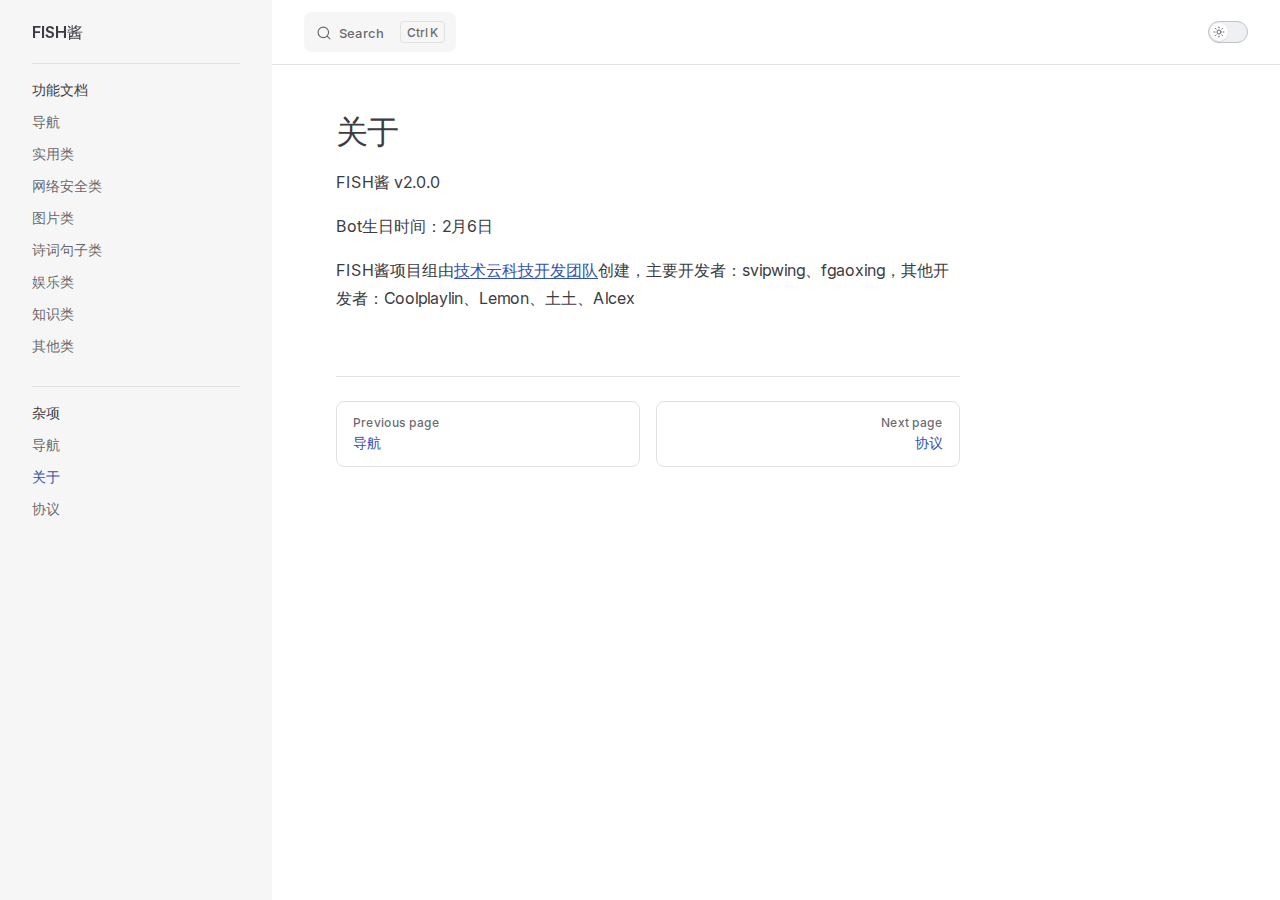
<file: xuz/about.html>
<!DOCTYPE html>
<html lang="en-US" dir="ltr">
  <head>
    <meta charset="utf-8">
    <meta name="viewport" content="width=device-width,initial-scale=1">
    <title>关于 | FISH酱</title>
    <meta name="description" content="实用型的机器人，提供时间查询、天气查询、历史上的今天查询等功能，为生活提供便利">
    <meta name="generator" content="VitePress v1.1.3">
    <link rel="preload stylesheet" href="/assets/style.lEZ6WvX7.css" as="style">
    
    <script type="module" src="/assets/app.0PLEx9C0.js"></script>
    <link rel="preload" href="/assets/inter-roman-latin.Di8DUHzh.woff2" as="font" type="font/woff2" crossorigin="">
    <link rel="modulepreload" href="/assets/chunks/framework.bQ0x2aEl.js">
    <link rel="modulepreload" href="/assets/chunks/theme.BYCS1O-5.js">
    <link rel="modulepreload" href="/assets/xuz_about.md.C2MmacTC.lean.js">
    <script id="check-dark-mode">(()=>{const e=localStorage.getItem("vitepress-theme-appearance")||"auto",a=window.matchMedia("(prefers-color-scheme: dark)").matches;(!e||e==="auto"?a:e==="dark")&&document.documentElement.classList.add("dark")})();</script>
    <script id="check-mac-os">document.documentElement.classList.toggle("mac",/Mac|iPhone|iPod|iPad/i.test(navigator.platform));</script>
  </head>
  <body>
    <div id="app"><div class="Layout" data-v-d8b57b2d><!--[--><!--]--><!--[--><span tabindex="-1" data-v-c8291ffa></span><a href="#VPContent" class="VPSkipLink visually-hidden" data-v-c8291ffa> Skip to content </a><!--]--><!----><header class="VPNav" data-v-d8b57b2d data-v-7ad780c2><div class="VPNavBar has-sidebar top" data-v-7ad780c2 data-v-844edcde><div class="wrapper" data-v-844edcde><div class="container" data-v-844edcde><div class="title" data-v-844edcde><div class="VPNavBarTitle has-sidebar" data-v-844edcde data-v-0ad69264><a class="title" href="/" data-v-0ad69264><!--[--><!--]--><!----><span data-v-0ad69264>FISH酱</span><!--[--><!--]--></a></div></div><div class="content" data-v-844edcde><div class="content-body" data-v-844edcde><!--[--><!--]--><div class="VPNavBarSearch search" data-v-844edcde><!--[--><!----><div id="local-search"><button type="button" class="DocSearch DocSearch-Button" aria-label="Search"><span class="DocSearch-Button-Container"><span class="vp-icon DocSearch-Search-Icon"></span><span class="DocSearch-Button-Placeholder">Search</span></span><span class="DocSearch-Button-Keys"><kbd class="DocSearch-Button-Key"></kbd><kbd class="DocSearch-Button-Key">K</kbd></span></button></div><!--]--></div><!----><!----><div class="VPNavBarAppearance appearance" data-v-844edcde data-v-283b26e9><button class="VPSwitch VPSwitchAppearance" type="button" role="switch" title="Switch to dark theme" aria-checked="false" data-v-283b26e9 data-v-7df97737 data-v-b4ccac88><span class="check" data-v-b4ccac88><span class="icon" data-v-b4ccac88><!--[--><span class="vpi-sun sun" data-v-7df97737></span><span class="vpi-moon moon" data-v-7df97737></span><!--]--></span></span></button></div><!----><div class="VPFlyout VPNavBarExtra extra" data-v-844edcde data-v-8e87c032 data-v-af5898d3><button type="button" class="button" aria-haspopup="true" aria-expanded="false" aria-label="extra navigation" data-v-af5898d3><span class="vpi-more-horizontal icon" data-v-af5898d3></span></button><div class="menu" data-v-af5898d3><div class="VPMenu" data-v-af5898d3 data-v-e42ed9b3><!----><!--[--><!--[--><!----><div class="group" data-v-8e87c032><div class="item appearance" data-v-8e87c032><p class="label" data-v-8e87c032>Appearance</p><div class="appearance-action" data-v-8e87c032><button class="VPSwitch VPSwitchAppearance" type="button" role="switch" title="Switch to dark theme" aria-checked="false" data-v-8e87c032 data-v-7df97737 data-v-b4ccac88><span class="check" data-v-b4ccac88><span class="icon" data-v-b4ccac88><!--[--><span class="vpi-sun sun" data-v-7df97737></span><span class="vpi-moon moon" data-v-7df97737></span><!--]--></span></span></button></div></div></div><!----><!--]--><!--]--></div></div></div><!--[--><!--]--><button type="button" class="VPNavBarHamburger hamburger" aria-label="mobile navigation" aria-expanded="false" aria-controls="VPNavScreen" data-v-844edcde data-v-6bee1efd><span class="container" data-v-6bee1efd><span class="top" data-v-6bee1efd></span><span class="middle" data-v-6bee1efd></span><span class="bottom" data-v-6bee1efd></span></span></button></div></div></div></div><div class="divider" data-v-844edcde><div class="divider-line" data-v-844edcde></div></div></div><!----></header><div class="VPLocalNav has-sidebar empty" data-v-d8b57b2d data-v-2488c25a><div class="container" data-v-2488c25a><button class="menu" aria-expanded="false" aria-controls="VPSidebarNav" data-v-2488c25a><span class="vpi-align-left menu-icon" data-v-2488c25a></span><span class="menu-text" data-v-2488c25a>Menu</span></button><div class="VPLocalNavOutlineDropdown" style="--vp-vh:0px;" data-v-2488c25a data-v-cd5350a7><button data-v-cd5350a7>Return to top</button><!----></div></div></div><aside class="VPSidebar" data-v-d8b57b2d data-v-4871f9f5><div class="curtain" data-v-4871f9f5></div><nav class="nav" id="VPSidebarNav" aria-labelledby="sidebar-aria-label" tabindex="-1" data-v-4871f9f5><span class="visually-hidden" id="sidebar-aria-label" data-v-4871f9f5> Sidebar Navigation </span><!--[--><!--]--><!--[--><div class="group" data-v-4871f9f5><section class="VPSidebarItem level-0" data-v-4871f9f5 data-v-c24f735a><div class="item" role="button" tabindex="0" data-v-c24f735a><div class="indicator" data-v-c24f735a></div><h2 class="text" data-v-c24f735a>功能文档</h2><!----></div><div class="items" data-v-c24f735a><!--[--><div class="VPSidebarItem level-1 is-link" data-v-c24f735a data-v-c24f735a><div class="item" data-v-c24f735a><div class="indicator" data-v-c24f735a></div><a class="VPLink link link" href="/start/" data-v-c24f735a><!--[--><p class="text" data-v-c24f735a>导航</p><!--]--></a><!----></div><!----></div><div class="VPSidebarItem level-1 is-link" data-v-c24f735a data-v-c24f735a><div class="item" data-v-c24f735a><div class="indicator" data-v-c24f735a></div><a class="VPLink link link" href="/start/shiyong.html" data-v-c24f735a><!--[--><p class="text" data-v-c24f735a>实用类</p><!--]--></a><!----></div><!----></div><div class="VPSidebarItem level-1 is-link" data-v-c24f735a data-v-c24f735a><div class="item" data-v-c24f735a><div class="indicator" data-v-c24f735a></div><a class="VPLink link link" href="/start/wangluoanquan.html" data-v-c24f735a><!--[--><p class="text" data-v-c24f735a>网络安全类</p><!--]--></a><!----></div><!----></div><div class="VPSidebarItem level-1 is-link" data-v-c24f735a data-v-c24f735a><div class="item" data-v-c24f735a><div class="indicator" data-v-c24f735a></div><a class="VPLink link link" href="/start/tupian.html" data-v-c24f735a><!--[--><p class="text" data-v-c24f735a>图片类</p><!--]--></a><!----></div><!----></div><div class="VPSidebarItem level-1 is-link" data-v-c24f735a data-v-c24f735a><div class="item" data-v-c24f735a><div class="indicator" data-v-c24f735a></div><a class="VPLink link link" href="/start/shicijvzi.html" data-v-c24f735a><!--[--><p class="text" data-v-c24f735a>诗词句子类</p><!--]--></a><!----></div><!----></div><div class="VPSidebarItem level-1 is-link" data-v-c24f735a data-v-c24f735a><div class="item" data-v-c24f735a><div class="indicator" data-v-c24f735a></div><a class="VPLink link link" href="/start/yule.html" data-v-c24f735a><!--[--><p class="text" data-v-c24f735a>娱乐类</p><!--]--></a><!----></div><!----></div><div class="VPSidebarItem level-1 is-link" data-v-c24f735a data-v-c24f735a><div class="item" data-v-c24f735a><div class="indicator" data-v-c24f735a></div><a class="VPLink link link" href="/start/zhishi.html" data-v-c24f735a><!--[--><p class="text" data-v-c24f735a>知识类</p><!--]--></a><!----></div><!----></div><div class="VPSidebarItem level-1 is-link" data-v-c24f735a data-v-c24f735a><div class="item" data-v-c24f735a><div class="indicator" data-v-c24f735a></div><a class="VPLink link link" href="/start/other.html" data-v-c24f735a><!--[--><p class="text" data-v-c24f735a>其他类</p><!--]--></a><!----></div><!----></div><!--]--></div></section></div><div class="group" data-v-4871f9f5><section class="VPSidebarItem level-0 has-active" data-v-4871f9f5 data-v-c24f735a><div class="item" role="button" tabindex="0" data-v-c24f735a><div class="indicator" data-v-c24f735a></div><h2 class="text" data-v-c24f735a>杂项</h2><!----></div><div class="items" data-v-c24f735a><!--[--><div class="VPSidebarItem level-1 is-link" data-v-c24f735a data-v-c24f735a><div class="item" data-v-c24f735a><div class="indicator" data-v-c24f735a></div><a class="VPLink link link" href="/xuz/" data-v-c24f735a><!--[--><p class="text" data-v-c24f735a>导航</p><!--]--></a><!----></div><!----></div><div class="VPSidebarItem level-1 is-link" data-v-c24f735a data-v-c24f735a><div class="item" data-v-c24f735a><div class="indicator" data-v-c24f735a></div><a class="VPLink link link" href="/xuz/about.html" data-v-c24f735a><!--[--><p class="text" data-v-c24f735a>关于</p><!--]--></a><!----></div><!----></div><div class="VPSidebarItem level-1 is-link" data-v-c24f735a data-v-c24f735a><div class="item" data-v-c24f735a><div class="indicator" data-v-c24f735a></div><a class="VPLink link link" href="/xuz/uag.html" data-v-c24f735a><!--[--><p class="text" data-v-c24f735a>协议</p><!--]--></a><!----></div><!----></div><!--]--></div></section></div><!--]--><!--[--><!--]--></nav></aside><div class="VPContent has-sidebar" id="VPContent" data-v-d8b57b2d data-v-9a6c75ad><div class="VPDoc has-sidebar has-aside" data-v-9a6c75ad data-v-e6f2a212><!--[--><!--]--><div class="container" data-v-e6f2a212><div class="aside" data-v-e6f2a212><div class="aside-curtain" data-v-e6f2a212></div><div class="aside-container" data-v-e6f2a212><div class="aside-content" data-v-e6f2a212><div class="VPDocAside" data-v-e6f2a212 data-v-cb998dce><!--[--><!--]--><!--[--><!--]--><div class="VPDocAsideOutline" role="navigation" data-v-cb998dce data-v-6b52fe58><div class="content" data-v-6b52fe58><div class="outline-marker" data-v-6b52fe58></div><div class="outline-title" role="heading" aria-level="2" data-v-6b52fe58>On this page</div><nav aria-labelledby="doc-outline-aria-label" data-v-6b52fe58><span class="visually-hidden" id="doc-outline-aria-label" data-v-6b52fe58> Table of Contents for current page </span><ul class="VPDocOutlineItem root" data-v-6b52fe58 data-v-53c99d69><!--[--><!--]--></ul></nav></div></div><!--[--><!--]--><div class="spacer" data-v-cb998dce></div><!--[--><!--]--><!----><!--[--><!--]--><!--[--><!--]--></div></div></div></div><div class="content" data-v-e6f2a212><div class="content-container" data-v-e6f2a212><!--[--><!--]--><main class="main" data-v-e6f2a212><div style="position:relative;" class="vp-doc _xuz_about" data-v-e6f2a212><div><h1 id="关于" tabindex="-1">关于 <a class="header-anchor" href="#关于" aria-label="Permalink to &quot;关于&quot;">​</a></h1><p>FISH酱 v2.0.0</p><p>Bot生日时间：2月6日</p><p>FISH酱项目组由<a href="https://gitee.com/jsy-1" target="_blank" rel="noreferrer">技术云科技开发团队</a>创建，主要开发者：svipwing、fgaoxing，其他开发者：Coolplaylin、Lemon、土土、Alcex</p></div></div></main><footer class="VPDocFooter" data-v-e6f2a212 data-v-b77f9094><!--[--><!--]--><!----><nav class="prev-next" data-v-b77f9094><div class="pager" data-v-b77f9094><a class="VPLink link pager-link prev" href="/xuz/" data-v-b77f9094><!--[--><span class="desc" data-v-b77f9094>Previous page</span><span class="title" data-v-b77f9094>导航</span><!--]--></a></div><div class="pager" data-v-b77f9094><a class="VPLink link pager-link next" href="/xuz/uag.html" data-v-b77f9094><!--[--><span class="desc" data-v-b77f9094>Next page</span><span class="title" data-v-b77f9094>协议</span><!--]--></a></div></nav></footer><!--[--><!--]--></div></div></div><!--[--><!--]--></div></div><footer class="VPFooter has-sidebar" data-v-d8b57b2d data-v-566314d4><div class="container" data-v-566314d4><!----><p class="copyright" data-v-566314d4>Copyright © 2023-present FISH酱项目组</p></div></footer><!--[--><!--]--></div></div>
    <script>window.__VP_HASH_MAP__=JSON.parse("{\"xuz_index.md\":\"CW96-gYy\",\"xuz_about.md\":\"C2MmacTC\",\"start_index.md\":\"Br0AZlzz\",\"start_yule.md\":\"Q62mgZFC\",\"index.md\":\"C8ijjrL6\",\"start_tupian.md\":\"B3I-kXGD\",\"xuz_uag.md\":\"DlkVwHd3\",\"start_other.md\":\"DrANo786\",\"start_zhishi.md\":\"CV-Ha4EQ\",\"readme.md\":\"BYjZ1CCy\",\"start_shiyong.md\":\"Dx3ut_yV\",\"start_shicijvzi.md\":\"CJKCANb9\",\"start_wangluoanquan.md\":\"0CyJeLLh\"}");window.__VP_SITE_DATA__=JSON.parse("{\"lang\":\"en-US\",\"dir\":\"ltr\",\"title\":\"FISH酱\",\"description\":\"实用型的机器人，提供时间查询、天气查询、历史上的今天查询等功能，为生活提供便利\",\"base\":\"/\",\"head\":[],\"router\":{\"prefetchLinks\":true},\"appearance\":true,\"themeConfig\":{\"siteTitle\":\"FISH酱\",\"footer\":{\"copyright\":\"Copyright © 2023-present FISH酱项目组\"},\"search\":{\"provider\":\"local\"},\"sidebar\":[{\"text\":\"功能文档\",\"items\":[{\"text\":\"导航\",\"link\":\"/start/\"},{\"text\":\"实用类\",\"link\":\"/start/shiyong\"},{\"text\":\"网络安全类\",\"link\":\"/start/wangluoanquan\"},{\"text\":\"图片类\",\"link\":\"/start/tupian\"},{\"text\":\"诗词句子类\",\"link\":\"/start/shicijvzi\"},{\"text\":\"娱乐类\",\"link\":\"/start/yule\"},{\"text\":\"知识类\",\"link\":\"/start/zhishi\"},{\"text\":\"其他类\",\"link\":\"/start/other\"}]},{\"text\":\"杂项\",\"items\":[{\"text\":\"导航\",\"link\":\"/xuz/\"},{\"text\":\"关于\",\"link\":\"/xuz/about\"},{\"text\":\"协议\",\"link\":\"/xuz/uag\"}]}]},\"locales\":{},\"scrollOffset\":134,\"cleanUrls\":false}");</script>
    
  </body>
</html>
</file>
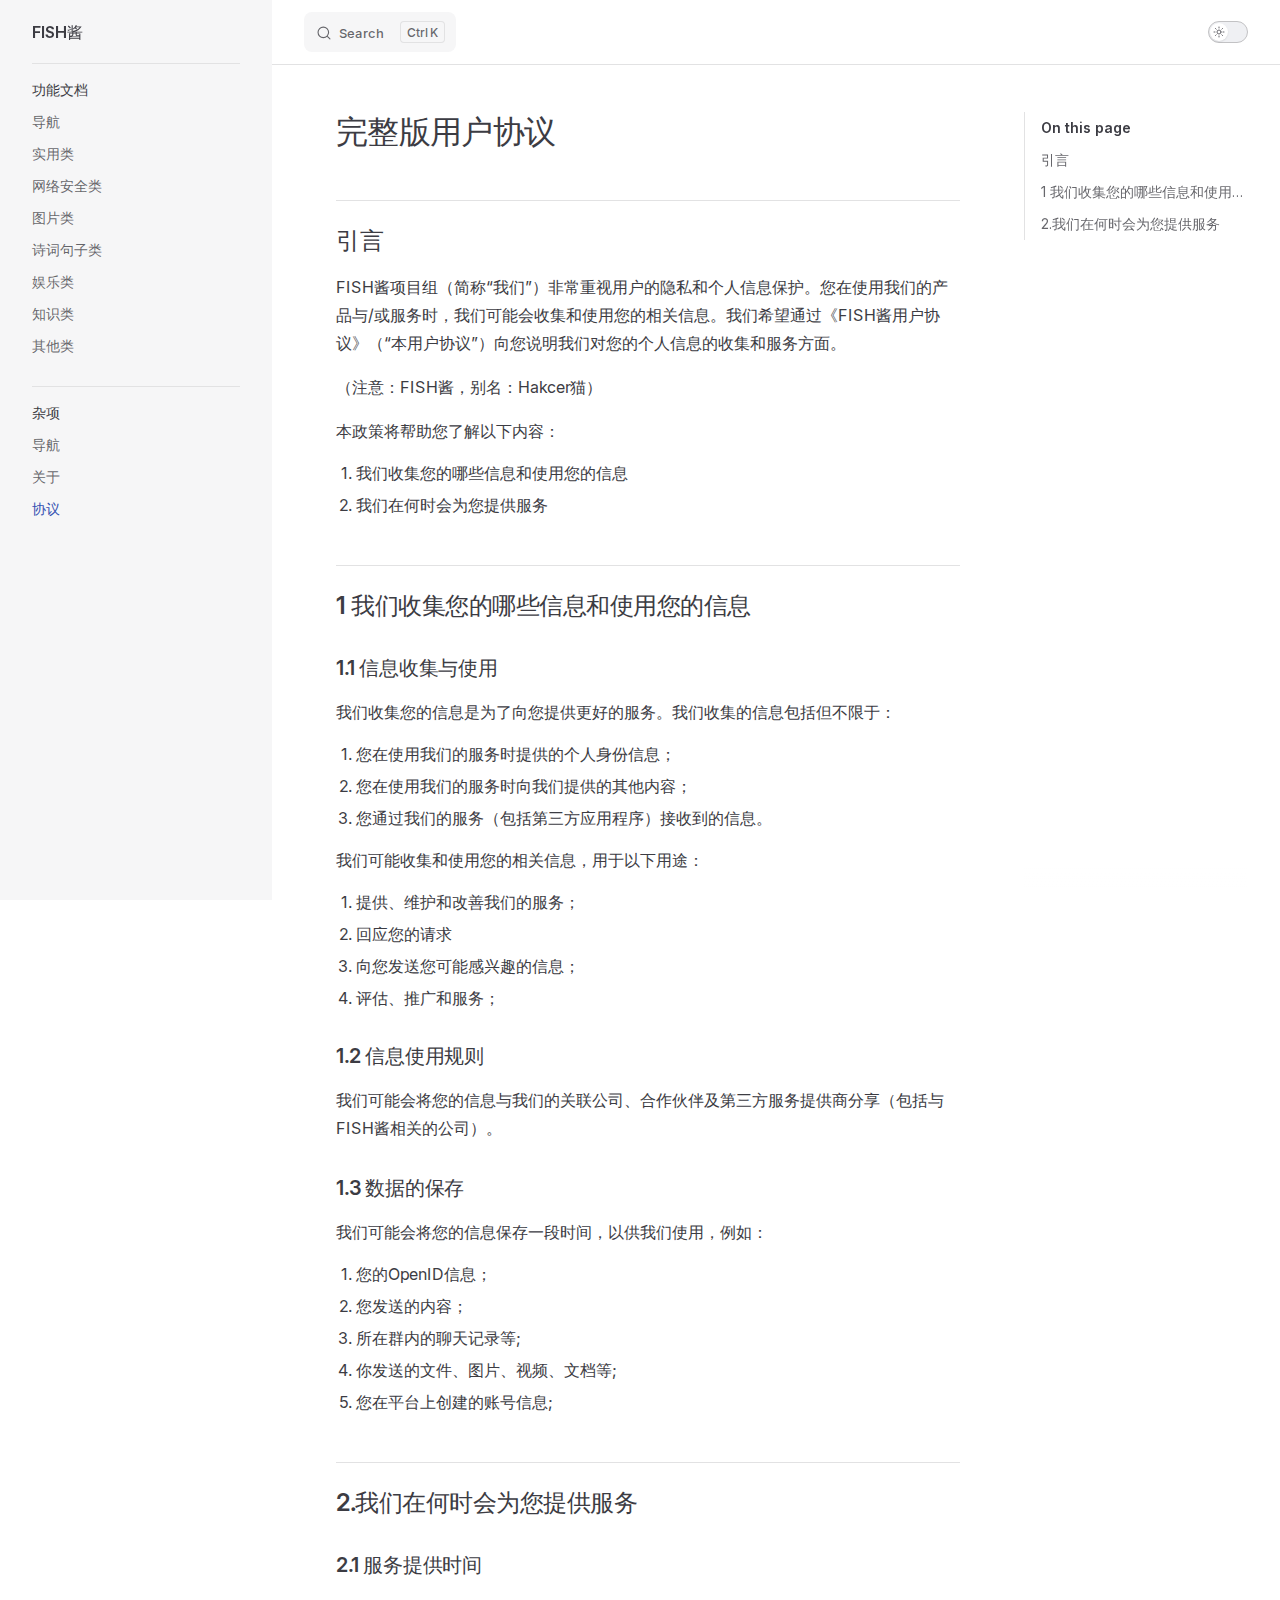
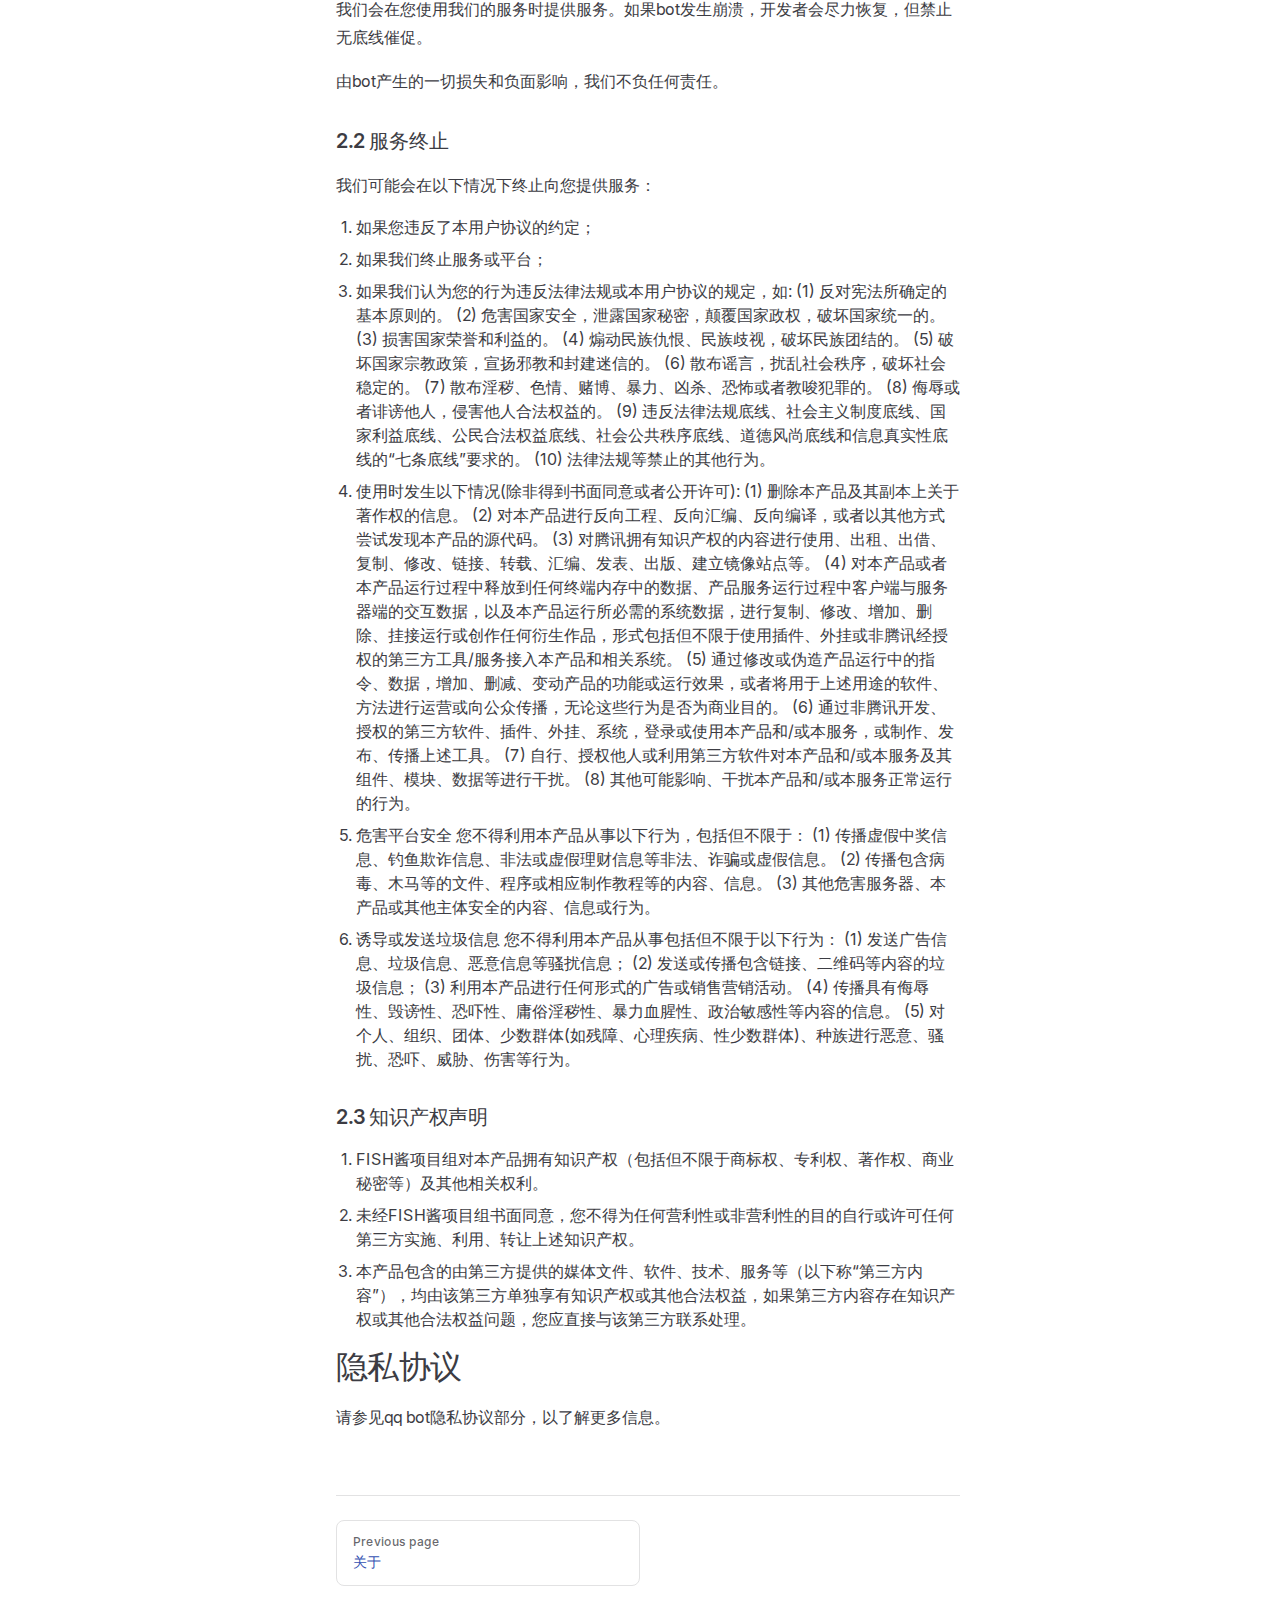
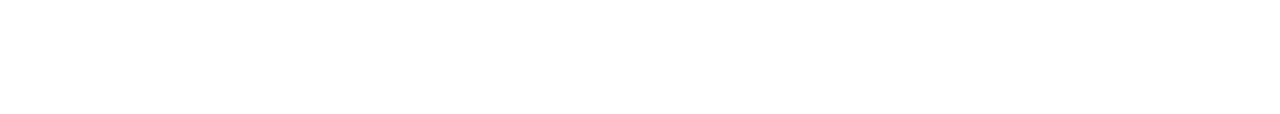
<file: xuz/uag.html>
<!DOCTYPE html>
<html lang="en-US" dir="ltr">
  <head>
    <meta charset="utf-8">
    <meta name="viewport" content="width=device-width,initial-scale=1">
    <title>完整版用户协议 | FISH酱</title>
    <meta name="description" content="实用型的机器人，提供时间查询、天气查询、历史上的今天查询等功能，为生活提供便利">
    <meta name="generator" content="VitePress v1.1.3">
    <link rel="preload stylesheet" href="/assets/style.lEZ6WvX7.css" as="style">
    
    <script type="module" src="/assets/app.0PLEx9C0.js"></script>
    <link rel="preload" href="/assets/inter-roman-latin.Di8DUHzh.woff2" as="font" type="font/woff2" crossorigin="">
    <link rel="modulepreload" href="/assets/chunks/framework.bQ0x2aEl.js">
    <link rel="modulepreload" href="/assets/chunks/theme.BYCS1O-5.js">
    <link rel="modulepreload" href="/assets/xuz_uag.md.DlkVwHd3.lean.js">
    <script id="check-dark-mode">(()=>{const e=localStorage.getItem("vitepress-theme-appearance")||"auto",a=window.matchMedia("(prefers-color-scheme: dark)").matches;(!e||e==="auto"?a:e==="dark")&&document.documentElement.classList.add("dark")})();</script>
    <script id="check-mac-os">document.documentElement.classList.toggle("mac",/Mac|iPhone|iPod|iPad/i.test(navigator.platform));</script>
  </head>
  <body>
    <div id="app"><div class="Layout" data-v-d8b57b2d><!--[--><!--]--><!--[--><span tabindex="-1" data-v-c8291ffa></span><a href="#VPContent" class="VPSkipLink visually-hidden" data-v-c8291ffa> Skip to content </a><!--]--><!----><header class="VPNav" data-v-d8b57b2d data-v-7ad780c2><div class="VPNavBar has-sidebar top" data-v-7ad780c2 data-v-844edcde><div class="wrapper" data-v-844edcde><div class="container" data-v-844edcde><div class="title" data-v-844edcde><div class="VPNavBarTitle has-sidebar" data-v-844edcde data-v-0ad69264><a class="title" href="/" data-v-0ad69264><!--[--><!--]--><!----><span data-v-0ad69264>FISH酱</span><!--[--><!--]--></a></div></div><div class="content" data-v-844edcde><div class="content-body" data-v-844edcde><!--[--><!--]--><div class="VPNavBarSearch search" data-v-844edcde><!--[--><!----><div id="local-search"><button type="button" class="DocSearch DocSearch-Button" aria-label="Search"><span class="DocSearch-Button-Container"><span class="vp-icon DocSearch-Search-Icon"></span><span class="DocSearch-Button-Placeholder">Search</span></span><span class="DocSearch-Button-Keys"><kbd class="DocSearch-Button-Key"></kbd><kbd class="DocSearch-Button-Key">K</kbd></span></button></div><!--]--></div><!----><!----><div class="VPNavBarAppearance appearance" data-v-844edcde data-v-283b26e9><button class="VPSwitch VPSwitchAppearance" type="button" role="switch" title="Switch to dark theme" aria-checked="false" data-v-283b26e9 data-v-7df97737 data-v-b4ccac88><span class="check" data-v-b4ccac88><span class="icon" data-v-b4ccac88><!--[--><span class="vpi-sun sun" data-v-7df97737></span><span class="vpi-moon moon" data-v-7df97737></span><!--]--></span></span></button></div><!----><div class="VPFlyout VPNavBarExtra extra" data-v-844edcde data-v-8e87c032 data-v-af5898d3><button type="button" class="button" aria-haspopup="true" aria-expanded="false" aria-label="extra navigation" data-v-af5898d3><span class="vpi-more-horizontal icon" data-v-af5898d3></span></button><div class="menu" data-v-af5898d3><div class="VPMenu" data-v-af5898d3 data-v-e42ed9b3><!----><!--[--><!--[--><!----><div class="group" data-v-8e87c032><div class="item appearance" data-v-8e87c032><p class="label" data-v-8e87c032>Appearance</p><div class="appearance-action" data-v-8e87c032><button class="VPSwitch VPSwitchAppearance" type="button" role="switch" title="Switch to dark theme" aria-checked="false" data-v-8e87c032 data-v-7df97737 data-v-b4ccac88><span class="check" data-v-b4ccac88><span class="icon" data-v-b4ccac88><!--[--><span class="vpi-sun sun" data-v-7df97737></span><span class="vpi-moon moon" data-v-7df97737></span><!--]--></span></span></button></div></div></div><!----><!--]--><!--]--></div></div></div><!--[--><!--]--><button type="button" class="VPNavBarHamburger hamburger" aria-label="mobile navigation" aria-expanded="false" aria-controls="VPNavScreen" data-v-844edcde data-v-6bee1efd><span class="container" data-v-6bee1efd><span class="top" data-v-6bee1efd></span><span class="middle" data-v-6bee1efd></span><span class="bottom" data-v-6bee1efd></span></span></button></div></div></div></div><div class="divider" data-v-844edcde><div class="divider-line" data-v-844edcde></div></div></div><!----></header><div class="VPLocalNav has-sidebar empty" data-v-d8b57b2d data-v-2488c25a><div class="container" data-v-2488c25a><button class="menu" aria-expanded="false" aria-controls="VPSidebarNav" data-v-2488c25a><span class="vpi-align-left menu-icon" data-v-2488c25a></span><span class="menu-text" data-v-2488c25a>Menu</span></button><div class="VPLocalNavOutlineDropdown" style="--vp-vh:0px;" data-v-2488c25a data-v-cd5350a7><button data-v-cd5350a7>Return to top</button><!----></div></div></div><aside class="VPSidebar" data-v-d8b57b2d data-v-4871f9f5><div class="curtain" data-v-4871f9f5></div><nav class="nav" id="VPSidebarNav" aria-labelledby="sidebar-aria-label" tabindex="-1" data-v-4871f9f5><span class="visually-hidden" id="sidebar-aria-label" data-v-4871f9f5> Sidebar Navigation </span><!--[--><!--]--><!--[--><div class="group" data-v-4871f9f5><section class="VPSidebarItem level-0" data-v-4871f9f5 data-v-c24f735a><div class="item" role="button" tabindex="0" data-v-c24f735a><div class="indicator" data-v-c24f735a></div><h2 class="text" data-v-c24f735a>功能文档</h2><!----></div><div class="items" data-v-c24f735a><!--[--><div class="VPSidebarItem level-1 is-link" data-v-c24f735a data-v-c24f735a><div class="item" data-v-c24f735a><div class="indicator" data-v-c24f735a></div><a class="VPLink link link" href="/start/" data-v-c24f735a><!--[--><p class="text" data-v-c24f735a>导航</p><!--]--></a><!----></div><!----></div><div class="VPSidebarItem level-1 is-link" data-v-c24f735a data-v-c24f735a><div class="item" data-v-c24f735a><div class="indicator" data-v-c24f735a></div><a class="VPLink link link" href="/start/shiyong.html" data-v-c24f735a><!--[--><p class="text" data-v-c24f735a>实用类</p><!--]--></a><!----></div><!----></div><div class="VPSidebarItem level-1 is-link" data-v-c24f735a data-v-c24f735a><div class="item" data-v-c24f735a><div class="indicator" data-v-c24f735a></div><a class="VPLink link link" href="/start/wangluoanquan.html" data-v-c24f735a><!--[--><p class="text" data-v-c24f735a>网络安全类</p><!--]--></a><!----></div><!----></div><div class="VPSidebarItem level-1 is-link" data-v-c24f735a data-v-c24f735a><div class="item" data-v-c24f735a><div class="indicator" data-v-c24f735a></div><a class="VPLink link link" href="/start/tupian.html" data-v-c24f735a><!--[--><p class="text" data-v-c24f735a>图片类</p><!--]--></a><!----></div><!----></div><div class="VPSidebarItem level-1 is-link" data-v-c24f735a data-v-c24f735a><div class="item" data-v-c24f735a><div class="indicator" data-v-c24f735a></div><a class="VPLink link link" href="/start/shicijvzi.html" data-v-c24f735a><!--[--><p class="text" data-v-c24f735a>诗词句子类</p><!--]--></a><!----></div><!----></div><div class="VPSidebarItem level-1 is-link" data-v-c24f735a data-v-c24f735a><div class="item" data-v-c24f735a><div class="indicator" data-v-c24f735a></div><a class="VPLink link link" href="/start/yule.html" data-v-c24f735a><!--[--><p class="text" data-v-c24f735a>娱乐类</p><!--]--></a><!----></div><!----></div><div class="VPSidebarItem level-1 is-link" data-v-c24f735a data-v-c24f735a><div class="item" data-v-c24f735a><div class="indicator" data-v-c24f735a></div><a class="VPLink link link" href="/start/zhishi.html" data-v-c24f735a><!--[--><p class="text" data-v-c24f735a>知识类</p><!--]--></a><!----></div><!----></div><div class="VPSidebarItem level-1 is-link" data-v-c24f735a data-v-c24f735a><div class="item" data-v-c24f735a><div class="indicator" data-v-c24f735a></div><a class="VPLink link link" href="/start/other.html" data-v-c24f735a><!--[--><p class="text" data-v-c24f735a>其他类</p><!--]--></a><!----></div><!----></div><!--]--></div></section></div><div class="group" data-v-4871f9f5><section class="VPSidebarItem level-0 has-active" data-v-4871f9f5 data-v-c24f735a><div class="item" role="button" tabindex="0" data-v-c24f735a><div class="indicator" data-v-c24f735a></div><h2 class="text" data-v-c24f735a>杂项</h2><!----></div><div class="items" data-v-c24f735a><!--[--><div class="VPSidebarItem level-1 is-link" data-v-c24f735a data-v-c24f735a><div class="item" data-v-c24f735a><div class="indicator" data-v-c24f735a></div><a class="VPLink link link" href="/xuz/" data-v-c24f735a><!--[--><p class="text" data-v-c24f735a>导航</p><!--]--></a><!----></div><!----></div><div class="VPSidebarItem level-1 is-link" data-v-c24f735a data-v-c24f735a><div class="item" data-v-c24f735a><div class="indicator" data-v-c24f735a></div><a class="VPLink link link" href="/xuz/about.html" data-v-c24f735a><!--[--><p class="text" data-v-c24f735a>关于</p><!--]--></a><!----></div><!----></div><div class="VPSidebarItem level-1 is-link" data-v-c24f735a data-v-c24f735a><div class="item" data-v-c24f735a><div class="indicator" data-v-c24f735a></div><a class="VPLink link link" href="/xuz/uag.html" data-v-c24f735a><!--[--><p class="text" data-v-c24f735a>协议</p><!--]--></a><!----></div><!----></div><!--]--></div></section></div><!--]--><!--[--><!--]--></nav></aside><div class="VPContent has-sidebar" id="VPContent" data-v-d8b57b2d data-v-9a6c75ad><div class="VPDoc has-sidebar has-aside" data-v-9a6c75ad data-v-e6f2a212><!--[--><!--]--><div class="container" data-v-e6f2a212><div class="aside" data-v-e6f2a212><div class="aside-curtain" data-v-e6f2a212></div><div class="aside-container" data-v-e6f2a212><div class="aside-content" data-v-e6f2a212><div class="VPDocAside" data-v-e6f2a212 data-v-cb998dce><!--[--><!--]--><!--[--><!--]--><div class="VPDocAsideOutline" role="navigation" data-v-cb998dce data-v-6b52fe58><div class="content" data-v-6b52fe58><div class="outline-marker" data-v-6b52fe58></div><div class="outline-title" role="heading" aria-level="2" data-v-6b52fe58>On this page</div><nav aria-labelledby="doc-outline-aria-label" data-v-6b52fe58><span class="visually-hidden" id="doc-outline-aria-label" data-v-6b52fe58> Table of Contents for current page </span><ul class="VPDocOutlineItem root" data-v-6b52fe58 data-v-53c99d69><!--[--><!--]--></ul></nav></div></div><!--[--><!--]--><div class="spacer" data-v-cb998dce></div><!--[--><!--]--><!----><!--[--><!--]--><!--[--><!--]--></div></div></div></div><div class="content" data-v-e6f2a212><div class="content-container" data-v-e6f2a212><!--[--><!--]--><main class="main" data-v-e6f2a212><div style="position:relative;" class="vp-doc _xuz_uag" data-v-e6f2a212><div><h1 id="完整版用户协议" tabindex="-1">完整版用户协议 <a class="header-anchor" href="#完整版用户协议" aria-label="Permalink to &quot;完整版用户协议&quot;">​</a></h1><h2 id="引言" tabindex="-1">引言 <a class="header-anchor" href="#引言" aria-label="Permalink to &quot;引言&quot;">​</a></h2><p>FISH酱项目组（简称“我们”）非常重视用户的隐私和个人信息保护。您在使用我们的产品与/或服务时，我们可能会收集和使用您的相关信息。我们希望通过《FISH酱用户协议》（“本用户协议”）向您说明我们对您的个人信息的收集和服务方面。</p><p>（注意：FISH酱，别名：Hakcer猫）</p><p>本政策将帮助您了解以下内容：</p><ol><li>我们收集您的哪些信息和使用您的信息</li><li>我们在何时会为您提供服务</li></ol><h2 id="_1-我们收集您的哪些信息和使用您的信息" tabindex="-1">1 我们收集您的哪些信息和使用您的信息 <a class="header-anchor" href="#_1-我们收集您的哪些信息和使用您的信息" aria-label="Permalink to &quot;1 我们收集您的哪些信息和使用您的信息&quot;">​</a></h2><h3 id="_1-1-信息收集与使用" tabindex="-1">1.1 信息收集与使用 <a class="header-anchor" href="#_1-1-信息收集与使用" aria-label="Permalink to &quot;1.1 信息收集与使用&quot;">​</a></h3><p>我们收集您的信息是为了向您提供更好的服务。我们收集的信息包括但不限于：</p><ol><li>您在使用我们的服务时提供的个人身份信息；</li><li>您在使用我们的服务时向我们提供的其他内容；</li><li>您通过我们的服务（包括第三方应用程序）接收到的信息。</li></ol><p>我们可能收集和使用您的相关信息，用于以下用途：</p><ol><li>提供、维护和改善我们的服务；</li><li>回应您的请求</li><li>向您发送您可能感兴趣的信息；</li><li>评估、推广和服务；</li></ol><h3 id="_1-2-信息使用规则" tabindex="-1">1.2 信息使用规则 <a class="header-anchor" href="#_1-2-信息使用规则" aria-label="Permalink to &quot;1.2 信息使用规则&quot;">​</a></h3><p>我们可能会将您的信息与我们的关联公司、合作伙伴及第三方服务提供商分享（包括与FISH酱相关的公司）。</p><h3 id="_1-3-数据的保存" tabindex="-1">1.3 数据的保存 <a class="header-anchor" href="#_1-3-数据的保存" aria-label="Permalink to &quot;1.3 数据的保存&quot;">​</a></h3><p>我们可能会将您的信息保存一段时间，以供我们使用，例如：</p><ol><li>您的OpenID信息；</li><li>您发送的内容；</li><li>所在群内的聊天记录等;</li><li>你发送的文件、图片、视频、文档等;</li><li>您在平台上创建的账号信息;</li></ol><h2 id="_2-我们在何时会为您提供服务" tabindex="-1">2.我们在何时会为您提供服务 <a class="header-anchor" href="#_2-我们在何时会为您提供服务" aria-label="Permalink to &quot;2.我们在何时会为您提供服务&quot;">​</a></h2><h3 id="_2-1-服务提供时间" tabindex="-1">2.1 服务提供时间 <a class="header-anchor" href="#_2-1-服务提供时间" aria-label="Permalink to &quot;2.1 服务提供时间&quot;">​</a></h3><p>我们会在您使用我们的服务时提供服务。如果bot发生崩溃，开发者会尽力恢复，但禁止无底线催促。</p><p>由bot产生的一切损失和负面影响，我们不负任何责任。</p><h3 id="_2-2-服务终止" tabindex="-1">2.2 服务终止 <a class="header-anchor" href="#_2-2-服务终止" aria-label="Permalink to &quot;2.2 服务终止&quot;">​</a></h3><p>我们可能会在以下情况下终止向您提供服务：</p><ol><li>如果您违反了本用户协议的约定；</li><li>如果我们终止服务或平台；</li><li>如果我们认为您的行为违反法律法规或本用户协议的规定，如: (1) 反对宪法所确定的基本原则的。 (2) 危害国家安全，泄露国家秘密，颠覆国家政权，破坏国家统一的。 (3) 损害国家荣誉和利益的。 (4) 煽动民族仇恨、民族歧视，破坏民族团结的。 (5) 破坏国家宗教政策，宣扬邪教和封建迷信的。 (6) 散布谣言，扰乱社会秩序，破坏社会稳定的。 (7) 散布淫秽、色情、赌博、暴力、凶杀、恐怖或者教唆犯罪的。 (8) 侮辱或者诽谤他人，侵害他人合法权益的。 (9) 违反法律法规底线、社会主义制度底线、国家利益底线、公民合法权益底线、社会公共秩序底线、道德风尚底线和信息真实性底线的“七条底线”要求的。 (10) 法律法规等禁止的其他行为。</li><li>使用时发生以下情况(除非得到书面同意或者公开许可): (1) 删除本产品及其副本上关于著作权的信息。 (2) 对本产品进行反向工程、反向汇编、反向编译，或者以其他方式尝试发现本产品的源代码。 (3) 对腾讯拥有知识产权的内容进行使用、出租、出借、复制、修改、链接、转载、汇编、发表、出版、建立镜像站点等。 (4) 对本产品或者本产品运行过程中释放到任何终端内存中的数据、产品服务运行过程中客户端与服务器端的交互数据，以及本产品运行所必需的系统数据，进行复制、修改、增加、删除、挂接运行或创作任何衍生作品，形式包括但不限于使用插件、外挂或非腾讯经授权的第三方工具/服务接入本产品和相关系统。 (5) 通过修改或伪造产品运行中的指令、数据，增加、删减、变动产品的功能或运行效果，或者将用于上述用途的软件、方法进行运营或向公众传播，无论这些行为是否为商业目的。 (6) 通过非腾讯开发、授权的第三方软件、插件、外挂、系统，登录或使用本产品和/或本服务，或制作、发布、传播上述工具。 (7) 自行、授权他人或利用第三方软件对本产品和/或本服务及其组件、模块、数据等进行干扰。 (8) 其他可能影响、干扰本产品和/或本服务正常运行的行为。</li><li>危害平台安全 您不得利用本产品从事以下行为，包括但不限于： (1) 传播虚假中奖信息、钓鱼欺诈信息、非法或虚假理财信息等非法、诈骗或虚假信息。 (2) 传播包含病毒、木马等的文件、程序或相应制作教程等的内容、信息。 (3) 其他危害服务器、本产品或其他主体安全的内容、信息或行为。</li><li>诱导或发送垃圾信息 您不得利用本产品从事包括但不限于以下行为： (1) 发送广告信息、垃圾信息、恶意信息等骚扰信息； (2) 发送或传播包含链接、二维码等内容的垃圾信息； (3) 利用本产品进行任何形式的广告或销售营销活动。 (4) 传播具有侮辱性、毁谤性、恐吓性、庸俗淫秽性、暴力血腥性、政治敏感性等内容的信息。 (5) 对个人、组织、团体、少数群体(如残障、心理疾病、性少数群体)、种族进行恶意、骚扰、恐吓、威胁、伤害等行为。</li></ol><h3 id="_2-3-知识产权声明" tabindex="-1">2.3 知识产权声明 <a class="header-anchor" href="#_2-3-知识产权声明" aria-label="Permalink to &quot;2.3 知识产权声明&quot;">​</a></h3><ol><li>FISH酱项目组对本产品拥有知识产权（包括但不限于商标权、专利权、著作权、商业秘密等）及其他相关权利。</li><li>未经FISH酱项目组书面同意，您不得为任何营利性或非营利性的目的自行或许可任何第三方实施、利用、转让上述知识产权。</li><li>本产品包含的由第三方提供的媒体文件、软件、技术、服务等（以下称“第三方内容”），均由该第三方单独享有知识产权或其他合法权益，如果第三方内容存在知识产权或其他合法权益问题，您应直接与该第三方联系处理。</li></ol><h1 id="隐私协议" tabindex="-1">隐私协议 <a class="header-anchor" href="#隐私协议" aria-label="Permalink to &quot;隐私协议&quot;">​</a></h1><p>请参见qq bot隐私协议部分，以了解更多信息。</p></div></div></main><footer class="VPDocFooter" data-v-e6f2a212 data-v-b77f9094><!--[--><!--]--><!----><nav class="prev-next" data-v-b77f9094><div class="pager" data-v-b77f9094><a class="VPLink link pager-link prev" href="/xuz/about.html" data-v-b77f9094><!--[--><span class="desc" data-v-b77f9094>Previous page</span><span class="title" data-v-b77f9094>关于</span><!--]--></a></div><div class="pager" data-v-b77f9094><!----></div></nav></footer><!--[--><!--]--></div></div></div><!--[--><!--]--></div></div><footer class="VPFooter has-sidebar" data-v-d8b57b2d data-v-566314d4><div class="container" data-v-566314d4><!----><p class="copyright" data-v-566314d4>Copyright © 2023-present FISH酱项目组</p></div></footer><!--[--><!--]--></div></div>
    <script>window.__VP_HASH_MAP__=JSON.parse("{\"xuz_index.md\":\"CW96-gYy\",\"xuz_about.md\":\"C2MmacTC\",\"start_index.md\":\"Br0AZlzz\",\"start_yule.md\":\"Q62mgZFC\",\"index.md\":\"C8ijjrL6\",\"start_tupian.md\":\"B3I-kXGD\",\"xuz_uag.md\":\"DlkVwHd3\",\"start_other.md\":\"DrANo786\",\"start_zhishi.md\":\"CV-Ha4EQ\",\"readme.md\":\"BYjZ1CCy\",\"start_shiyong.md\":\"Dx3ut_yV\",\"start_shicijvzi.md\":\"CJKCANb9\",\"start_wangluoanquan.md\":\"0CyJeLLh\"}");window.__VP_SITE_DATA__=JSON.parse("{\"lang\":\"en-US\",\"dir\":\"ltr\",\"title\":\"FISH酱\",\"description\":\"实用型的机器人，提供时间查询、天气查询、历史上的今天查询等功能，为生活提供便利\",\"base\":\"/\",\"head\":[],\"router\":{\"prefetchLinks\":true},\"appearance\":true,\"themeConfig\":{\"siteTitle\":\"FISH酱\",\"footer\":{\"copyright\":\"Copyright © 2023-present FISH酱项目组\"},\"search\":{\"provider\":\"local\"},\"sidebar\":[{\"text\":\"功能文档\",\"items\":[{\"text\":\"导航\",\"link\":\"/start/\"},{\"text\":\"实用类\",\"link\":\"/start/shiyong\"},{\"text\":\"网络安全类\",\"link\":\"/start/wangluoanquan\"},{\"text\":\"图片类\",\"link\":\"/start/tupian\"},{\"text\":\"诗词句子类\",\"link\":\"/start/shicijvzi\"},{\"text\":\"娱乐类\",\"link\":\"/start/yule\"},{\"text\":\"知识类\",\"link\":\"/start/zhishi\"},{\"text\":\"其他类\",\"link\":\"/start/other\"}]},{\"text\":\"杂项\",\"items\":[{\"text\":\"导航\",\"link\":\"/xuz/\"},{\"text\":\"关于\",\"link\":\"/xuz/about\"},{\"text\":\"协议\",\"link\":\"/xuz/uag\"}]}]},\"locales\":{},\"scrollOffset\":134,\"cleanUrls\":false}");</script>
    
  </body>
</html>
</file>
<file: assets/style.lEZ6WvX7.css>
@font-face{font-family:Inter;font-style:normal;font-weight:100 900;font-display:swap;src:url(/assets/inter-roman-cyrillic-ext.BBPuwvHQ.woff2) format("woff2");unicode-range:U+0460-052F,U+1C80-1C88,U+20B4,U+2DE0-2DFF,U+A640-A69F,U+FE2E-FE2F}@font-face{font-family:Inter;font-style:normal;font-weight:100 900;font-display:swap;src:url(/assets/inter-roman-cyrillic.C5lxZ8CY.woff2) format("woff2");unicode-range:U+0301,U+0400-045F,U+0490-0491,U+04B0-04B1,U+2116}@font-face{font-family:Inter;font-style:normal;font-weight:100 900;font-display:swap;src:url(/assets/inter-roman-greek-ext.CqjqNYQ-.woff2) format("woff2");unicode-range:U+1F00-1FFF}@font-face{font-family:Inter;font-style:normal;font-weight:100 900;font-display:swap;src:url(/assets/inter-roman-greek.BBVDIX6e.woff2) format("woff2");unicode-range:U+0370-0377,U+037A-037F,U+0384-038A,U+038C,U+038E-03A1,U+03A3-03FF}@font-face{font-family:Inter;font-style:normal;font-weight:100 900;font-display:swap;src:url(/assets/inter-roman-vietnamese.BjW4sHH5.woff2) format("woff2");unicode-range:U+0102-0103,U+0110-0111,U+0128-0129,U+0168-0169,U+01A0-01A1,U+01AF-01B0,U+0300-0301,U+0303-0304,U+0308-0309,U+0323,U+0329,U+1EA0-1EF9,U+20AB}@font-face{font-family:Inter;font-style:normal;font-weight:100 900;font-display:swap;src:url(/assets/inter-roman-latin-ext.4ZJIpNVo.woff2) format("woff2");unicode-range:U+0100-02AF,U+0304,U+0308,U+0329,U+1E00-1E9F,U+1EF2-1EFF,U+2020,U+20A0-20AB,U+20AD-20C0,U+2113,U+2C60-2C7F,U+A720-A7FF}@font-face{font-family:Inter;font-style:normal;font-weight:100 900;font-display:swap;src:url(/assets/inter-roman-latin.Di8DUHzh.woff2) format("woff2");unicode-range:U+0000-00FF,U+0131,U+0152-0153,U+02BB-02BC,U+02C6,U+02DA,U+02DC,U+0304,U+0308,U+0329,U+2000-206F,U+2074,U+20AC,U+2122,U+2191,U+2193,U+2212,U+2215,U+FEFF,U+FFFD}@font-face{font-family:Inter;font-style:italic;font-weight:100 900;font-display:swap;src:url(/assets/inter-italic-cyrillic-ext.r48I6akx.woff2) format("woff2");unicode-range:U+0460-052F,U+1C80-1C88,U+20B4,U+2DE0-2DFF,U+A640-A69F,U+FE2E-FE2F}@font-face{font-family:Inter;font-style:italic;font-weight:100 900;font-display:swap;src:url(/assets/inter-italic-cyrillic.By2_1cv3.woff2) format("woff2");unicode-range:U+0301,U+0400-045F,U+0490-0491,U+04B0-04B1,U+2116}@font-face{font-family:Inter;font-style:italic;font-weight:100 900;font-display:swap;src:url(/assets/inter-italic-greek-ext.1u6EdAuj.woff2) format("woff2");unicode-range:U+1F00-1FFF}@font-face{font-family:Inter;font-style:italic;font-weight:100 900;font-display:swap;src:url(/assets/inter-italic-greek.DJ8dCoTZ.woff2) format("woff2");unicode-range:U+0370-0377,U+037A-037F,U+0384-038A,U+038C,U+038E-03A1,U+03A3-03FF}@font-face{font-family:Inter;font-style:italic;font-weight:100 900;font-display:swap;src:url(/assets/inter-italic-vietnamese.BSbpV94h.woff2) format("woff2");unicode-range:U+0102-0103,U+0110-0111,U+0128-0129,U+0168-0169,U+01A0-01A1,U+01AF-01B0,U+0300-0301,U+0303-0304,U+0308-0309,U+0323,U+0329,U+1EA0-1EF9,U+20AB}@font-face{font-family:Inter;font-style:italic;font-weight:100 900;font-display:swap;src:url(/assets/inter-italic-latin-ext.CN1xVJS-.woff2) format("woff2");unicode-range:U+0100-02AF,U+0304,U+0308,U+0329,U+1E00-1E9F,U+1EF2-1EFF,U+2020,U+20A0-20AB,U+20AD-20C0,U+2113,U+2C60-2C7F,U+A720-A7FF}@font-face{font-family:Inter;font-style:italic;font-weight:100 900;font-display:swap;src:url(/assets/inter-italic-latin.C2AdPX0b.woff2) format("woff2");unicode-range:U+0000-00FF,U+0131,U+0152-0153,U+02BB-02BC,U+02C6,U+02DA,U+02DC,U+0304,U+0308,U+0329,U+2000-206F,U+2074,U+20AC,U+2122,U+2191,U+2193,U+2212,U+2215,U+FEFF,U+FFFD}@font-face{font-family:Chinese Quotes;src:local("PingFang SC Regular"),local("PingFang SC"),local("SimHei"),local("Source Han Sans SC");unicode-range:U+2018,U+2019,U+201C,U+201D}:root{--vp-c-white: #ffffff;--vp-c-black: #000000;--vp-c-neutral: var(--vp-c-black);--vp-c-neutral-inverse: var(--vp-c-white)}.dark{--vp-c-neutral: var(--vp-c-white);--vp-c-neutral-inverse: var(--vp-c-black)}:root{--vp-c-gray-1: #dddde3;--vp-c-gray-2: #e4e4e9;--vp-c-gray-3: #ebebef;--vp-c-gray-soft: rgba(142, 150, 170, .14);--vp-c-indigo-1: #3451b2;--vp-c-indigo-2: #3a5ccc;--vp-c-indigo-3: #5672cd;--vp-c-indigo-soft: rgba(100, 108, 255, .14);--vp-c-purple-1: #6f42c1;--vp-c-purple-2: #7e4cc9;--vp-c-purple-3: #8e5cd9;--vp-c-purple-soft: rgba(159, 122, 234, .14);--vp-c-green-1: #18794e;--vp-c-green-2: #299764;--vp-c-green-3: #30a46c;--vp-c-green-soft: rgba(16, 185, 129, .14);--vp-c-yellow-1: #915930;--vp-c-yellow-2: #946300;--vp-c-yellow-3: #9f6a00;--vp-c-yellow-soft: rgba(234, 179, 8, .14);--vp-c-red-1: #b8272c;--vp-c-red-2: #d5393e;--vp-c-red-3: #e0575b;--vp-c-red-soft: rgba(244, 63, 94, .14);--vp-c-sponsor: #db2777}.dark{--vp-c-gray-1: #515c67;--vp-c-gray-2: #414853;--vp-c-gray-3: #32363f;--vp-c-gray-soft: rgba(101, 117, 133, .16);--vp-c-indigo-1: #a8b1ff;--vp-c-indigo-2: #5c73e7;--vp-c-indigo-3: #3e63dd;--vp-c-indigo-soft: rgba(100, 108, 255, .16);--vp-c-purple-1: #c8abfa;--vp-c-purple-2: #a879e6;--vp-c-purple-3: #8e5cd9;--vp-c-purple-soft: rgba(159, 122, 234, .16);--vp-c-green-1: #3dd68c;--vp-c-green-2: #30a46c;--vp-c-green-3: #298459;--vp-c-green-soft: rgba(16, 185, 129, .16);--vp-c-yellow-1: #f9b44e;--vp-c-yellow-2: #da8b17;--vp-c-yellow-3: #a46a0a;--vp-c-yellow-soft: rgba(234, 179, 8, .16);--vp-c-red-1: #f66f81;--vp-c-red-2: #f14158;--vp-c-red-3: #b62a3c;--vp-c-red-soft: rgba(244, 63, 94, .16)}:root{--vp-c-bg: #ffffff;--vp-c-bg-alt: #f6f6f7;--vp-c-bg-elv: #ffffff;--vp-c-bg-soft: #f6f6f7}.dark{--vp-c-bg: #1b1b1f;--vp-c-bg-alt: #161618;--vp-c-bg-elv: #202127;--vp-c-bg-soft: #202127}:root{--vp-c-border: #c2c2c4;--vp-c-divider: #e2e2e3;--vp-c-gutter: #e2e2e3}.dark{--vp-c-border: #3c3f44;--vp-c-divider: #2e2e32;--vp-c-gutter: #000000}:root{--vp-c-text-1: rgba(60, 60, 67);--vp-c-text-2: rgba(60, 60, 67, .78);--vp-c-text-3: rgba(60, 60, 67, .56)}.dark{--vp-c-text-1: rgba(255, 255, 245, .86);--vp-c-text-2: rgba(235, 235, 245, .6);--vp-c-text-3: rgba(235, 235, 245, .38)}:root{--vp-c-default-1: var(--vp-c-gray-1);--vp-c-default-2: var(--vp-c-gray-2);--vp-c-default-3: var(--vp-c-gray-3);--vp-c-default-soft: var(--vp-c-gray-soft);--vp-c-brand-1: var(--vp-c-indigo-1);--vp-c-brand-2: var(--vp-c-indigo-2);--vp-c-brand-3: var(--vp-c-indigo-3);--vp-c-brand-soft: var(--vp-c-indigo-soft);--vp-c-brand: var(--vp-c-brand-1);--vp-c-tip-1: var(--vp-c-brand-1);--vp-c-tip-2: var(--vp-c-brand-2);--vp-c-tip-3: var(--vp-c-brand-3);--vp-c-tip-soft: var(--vp-c-brand-soft);--vp-c-note-1: var(--vp-c-brand-1);--vp-c-note-2: var(--vp-c-brand-2);--vp-c-note-3: var(--vp-c-brand-3);--vp-c-note-soft: var(--vp-c-brand-soft);--vp-c-success-1: var(--vp-c-green-1);--vp-c-success-2: var(--vp-c-green-2);--vp-c-success-3: var(--vp-c-green-3);--vp-c-success-soft: var(--vp-c-green-soft);--vp-c-important-1: var(--vp-c-purple-1);--vp-c-important-2: var(--vp-c-purple-2);--vp-c-important-3: var(--vp-c-purple-3);--vp-c-important-soft: var(--vp-c-purple-soft);--vp-c-warning-1: var(--vp-c-yellow-1);--vp-c-warning-2: var(--vp-c-yellow-2);--vp-c-warning-3: var(--vp-c-yellow-3);--vp-c-warning-soft: var(--vp-c-yellow-soft);--vp-c-danger-1: var(--vp-c-red-1);--vp-c-danger-2: var(--vp-c-red-2);--vp-c-danger-3: var(--vp-c-red-3);--vp-c-danger-soft: var(--vp-c-red-soft);--vp-c-caution-1: var(--vp-c-red-1);--vp-c-caution-2: var(--vp-c-red-2);--vp-c-caution-3: var(--vp-c-red-3);--vp-c-caution-soft: var(--vp-c-red-soft)}:root{--vp-font-family-base: "Chinese Quotes", Inter, ui-sans-serif, system-ui, sans-serif, "Apple Color Emoji", "Segoe UI Emoji", "Segoe UI Symbol", "Noto Color Emoji", "Apple Color Emoji", "Segoe UI Emoji", "Segoe UI Symbol", "Noto Color Emoji";--vp-font-family-mono: ui-monospace, SFMono-Regular, Menlo, Monaco, Consolas, "Liberation Mono", "Courier New", monospace;font-optical-sizing:auto}:root{--vp-shadow-1: 0 1px 2px rgba(0, 0, 0, .04), 0 1px 2px rgba(0, 0, 0, .06);--vp-shadow-2: 0 3px 12px rgba(0, 0, 0, .07), 0 1px 4px rgba(0, 0, 0, .07);--vp-shadow-3: 0 12px 32px rgba(0, 0, 0, .1), 0 2px 6px rgba(0, 0, 0, .08);--vp-shadow-4: 0 14px 44px rgba(0, 0, 0, .12), 0 3px 9px rgba(0, 0, 0, .12);--vp-shadow-5: 0 18px 56px rgba(0, 0, 0, .16), 0 4px 12px rgba(0, 0, 0, .16)}:root{--vp-z-index-footer: 10;--vp-z-index-local-nav: 20;--vp-z-index-nav: 30;--vp-z-index-layout-top: 40;--vp-z-index-backdrop: 50;--vp-z-index-sidebar: 60}@media (min-width: 960px){:root{--vp-z-index-sidebar: 25}}:root{--vp-layout-max-width: 1440px}:root{--vp-header-anchor-symbol: "#"}:root{--vp-code-line-height: 1.7;--vp-code-font-size: .875em;--vp-code-color: var(--vp-c-brand-1);--vp-code-link-color: var(--vp-c-brand-1);--vp-code-link-hover-color: var(--vp-c-brand-2);--vp-code-bg: var(--vp-c-default-soft);--vp-code-block-color: var(--vp-c-text-2);--vp-code-block-bg: var(--vp-c-bg-alt);--vp-code-block-divider-color: var(--vp-c-gutter);--vp-code-lang-color: var(--vp-c-text-3);--vp-code-line-highlight-color: var(--vp-c-default-soft);--vp-code-line-number-color: var(--vp-c-text-3);--vp-code-line-diff-add-color: var(--vp-c-success-soft);--vp-code-line-diff-add-symbol-color: var(--vp-c-success-1);--vp-code-line-diff-remove-color: var(--vp-c-danger-soft);--vp-code-line-diff-remove-symbol-color: var(--vp-c-danger-1);--vp-code-line-warning-color: var(--vp-c-warning-soft);--vp-code-line-error-color: var(--vp-c-danger-soft);--vp-code-copy-code-border-color: var(--vp-c-divider);--vp-code-copy-code-bg: var(--vp-c-bg-soft);--vp-code-copy-code-hover-border-color: var(--vp-c-divider);--vp-code-copy-code-hover-bg: var(--vp-c-bg);--vp-code-copy-code-active-text: var(--vp-c-text-2);--vp-code-copy-copied-text-content: "Copied";--vp-code-tab-divider: var(--vp-code-block-divider-color);--vp-code-tab-text-color: var(--vp-c-text-2);--vp-code-tab-bg: var(--vp-code-block-bg);--vp-code-tab-hover-text-color: var(--vp-c-text-1);--vp-code-tab-active-text-color: var(--vp-c-text-1);--vp-code-tab-active-bar-color: var(--vp-c-brand-1)}:root{--vp-button-brand-border: transparent;--vp-button-brand-text: var(--vp-c-white);--vp-button-brand-bg: var(--vp-c-brand-3);--vp-button-brand-hover-border: transparent;--vp-button-brand-hover-text: var(--vp-c-white);--vp-button-brand-hover-bg: var(--vp-c-brand-2);--vp-button-brand-active-border: transparent;--vp-button-brand-active-text: var(--vp-c-white);--vp-button-brand-active-bg: var(--vp-c-brand-1);--vp-button-alt-border: transparent;--vp-button-alt-text: var(--vp-c-text-1);--vp-button-alt-bg: var(--vp-c-default-3);--vp-button-alt-hover-border: transparent;--vp-button-alt-hover-text: var(--vp-c-text-1);--vp-button-alt-hover-bg: var(--vp-c-default-2);--vp-button-alt-active-border: transparent;--vp-button-alt-active-text: var(--vp-c-text-1);--vp-button-alt-active-bg: var(--vp-c-default-1);--vp-button-sponsor-border: var(--vp-c-text-2);--vp-button-sponsor-text: var(--vp-c-text-2);--vp-button-sponsor-bg: transparent;--vp-button-sponsor-hover-border: var(--vp-c-sponsor);--vp-button-sponsor-hover-text: var(--vp-c-sponsor);--vp-button-sponsor-hover-bg: transparent;--vp-button-sponsor-active-border: var(--vp-c-sponsor);--vp-button-sponsor-active-text: var(--vp-c-sponsor);--vp-button-sponsor-active-bg: transparent}:root{--vp-custom-block-font-size: 14px;--vp-custom-block-code-font-size: 13px;--vp-custom-block-info-border: transparent;--vp-custom-block-info-text: var(--vp-c-text-1);--vp-custom-block-info-bg: var(--vp-c-default-soft);--vp-custom-block-info-code-bg: var(--vp-c-default-soft);--vp-custom-block-note-border: transparent;--vp-custom-block-note-text: var(--vp-c-text-1);--vp-custom-block-note-bg: var(--vp-c-default-soft);--vp-custom-block-note-code-bg: var(--vp-c-default-soft);--vp-custom-block-tip-border: transparent;--vp-custom-block-tip-text: var(--vp-c-text-1);--vp-custom-block-tip-bg: var(--vp-c-tip-soft);--vp-custom-block-tip-code-bg: var(--vp-c-tip-soft);--vp-custom-block-important-border: transparent;--vp-custom-block-important-text: var(--vp-c-text-1);--vp-custom-block-important-bg: var(--vp-c-important-soft);--vp-custom-block-important-code-bg: var(--vp-c-important-soft);--vp-custom-block-warning-border: transparent;--vp-custom-block-warning-text: var(--vp-c-text-1);--vp-custom-block-warning-bg: var(--vp-c-warning-soft);--vp-custom-block-warning-code-bg: var(--vp-c-warning-soft);--vp-custom-block-danger-border: transparent;--vp-custom-block-danger-text: var(--vp-c-text-1);--vp-custom-block-danger-bg: var(--vp-c-danger-soft);--vp-custom-block-danger-code-bg: var(--vp-c-danger-soft);--vp-custom-block-caution-border: transparent;--vp-custom-block-caution-text: var(--vp-c-text-1);--vp-custom-block-caution-bg: var(--vp-c-caution-soft);--vp-custom-block-caution-code-bg: var(--vp-c-caution-soft);--vp-custom-block-details-border: var(--vp-custom-block-info-border);--vp-custom-block-details-text: var(--vp-custom-block-info-text);--vp-custom-block-details-bg: var(--vp-custom-block-info-bg);--vp-custom-block-details-code-bg: var(--vp-custom-block-info-code-bg)}:root{--vp-input-border-color: var(--vp-c-border);--vp-input-bg-color: var(--vp-c-bg-alt);--vp-input-switch-bg-color: var(--vp-c-default-soft)}:root{--vp-nav-height: 64px;--vp-nav-bg-color: var(--vp-c-bg);--vp-nav-screen-bg-color: var(--vp-c-bg);--vp-nav-logo-height: 24px}.hide-nav{--vp-nav-height: 0px}.hide-nav .VPSidebar{--vp-nav-height: 22px}:root{--vp-local-nav-bg-color: var(--vp-c-bg)}:root{--vp-sidebar-width: 272px;--vp-sidebar-bg-color: var(--vp-c-bg-alt)}:root{--vp-backdrop-bg-color: rgba(0, 0, 0, .6)}:root{--vp-home-hero-name-color: var(--vp-c-brand-1);--vp-home-hero-name-background: transparent;--vp-home-hero-image-background-image: none;--vp-home-hero-image-filter: none}:root{--vp-badge-info-border: transparent;--vp-badge-info-text: var(--vp-c-text-2);--vp-badge-info-bg: var(--vp-c-default-soft);--vp-badge-tip-border: transparent;--vp-badge-tip-text: var(--vp-c-tip-1);--vp-badge-tip-bg: var(--vp-c-tip-soft);--vp-badge-warning-border: transparent;--vp-badge-warning-text: var(--vp-c-warning-1);--vp-badge-warning-bg: var(--vp-c-warning-soft);--vp-badge-danger-border: transparent;--vp-badge-danger-text: var(--vp-c-danger-1);--vp-badge-danger-bg: var(--vp-c-danger-soft)}:root{--vp-carbon-ads-text-color: var(--vp-c-text-1);--vp-carbon-ads-poweredby-color: var(--vp-c-text-2);--vp-carbon-ads-bg-color: var(--vp-c-bg-soft);--vp-carbon-ads-hover-text-color: var(--vp-c-brand-1);--vp-carbon-ads-hover-poweredby-color: var(--vp-c-text-1)}:root{--vp-local-search-bg: var(--vp-c-bg);--vp-local-search-result-bg: var(--vp-c-bg);--vp-local-search-result-border: var(--vp-c-divider);--vp-local-search-result-selected-bg: var(--vp-c-bg);--vp-local-search-result-selected-border: var(--vp-c-brand-1);--vp-local-search-highlight-bg: var(--vp-c-brand-1);--vp-local-search-highlight-text: var(--vp-c-neutral-inverse)}@media (prefers-reduced-motion: reduce){*,:before,:after{animation-delay:-1ms!important;animation-duration:1ms!important;animation-iteration-count:1!important;background-attachment:initial!important;scroll-behavior:auto!important;transition-duration:0s!important;transition-delay:0s!important}}*,:before,:after{box-sizing:border-box}html{line-height:1.4;font-size:16px;-webkit-text-size-adjust:100%}html.dark{color-scheme:dark}body{margin:0;width:100%;min-width:320px;min-height:100vh;line-height:24px;font-family:var(--vp-font-family-base);font-size:16px;font-weight:400;color:var(--vp-c-text-1);background-color:var(--vp-c-bg);font-synthesis:style;text-rendering:optimizeLegibility;-webkit-font-smoothing:antialiased;-moz-osx-font-smoothing:grayscale}main{display:block}h1,h2,h3,h4,h5,h6{margin:0;line-height:24px;font-size:16px;font-weight:400}p{margin:0}strong,b{font-weight:600}a,area,button,[role=button],input,label,select,summary,textarea{touch-action:manipulation}a{color:inherit;text-decoration:inherit}ol,ul{list-style:none;margin:0;padding:0}blockquote{margin:0}pre,code,kbd,samp{font-family:var(--vp-font-family-mono)}img,svg,video,canvas,audio,iframe,embed,object{display:block}figure{margin:0}img,video{max-width:100%;height:auto}button,input,optgroup,select,textarea{border:0;padding:0;line-height:inherit;color:inherit}button{padding:0;font-family:inherit;background-color:transparent;background-image:none}button:enabled,[role=button]:enabled{cursor:pointer}button:focus,button:focus-visible{outline:1px dotted;outline:4px auto -webkit-focus-ring-color}button:focus:not(:focus-visible){outline:none!important}input:focus,textarea:focus,select:focus{outline:none}table{border-collapse:collapse}input{background-color:transparent}input:-ms-input-placeholder,textarea:-ms-input-placeholder{color:var(--vp-c-text-3)}input::-ms-input-placeholder,textarea::-ms-input-placeholder{color:var(--vp-c-text-3)}input::placeholder,textarea::placeholder{color:var(--vp-c-text-3)}input::-webkit-outer-spin-button,input::-webkit-inner-spin-button{-webkit-appearance:none;margin:0}input[type=number]{-moz-appearance:textfield}textarea{resize:vertical}select{-webkit-appearance:none}fieldset{margin:0;padding:0}h1,h2,h3,h4,h5,h6,li,p{overflow-wrap:break-word}vite-error-overlay{z-index:9999}mjx-container{display:inline-block;margin:auto 2px -2px}mjx-container>svg{display:inline-block;margin:auto}[class^=vpi-],[class*=" vpi-"],.vp-icon{width:1em;height:1em}[class^=vpi-].bg,[class*=" vpi-"].bg,.vp-icon.bg{background-size:100% 100%;background-color:transparent}[class^=vpi-]:not(.bg),[class*=" vpi-"]:not(.bg),.vp-icon:not(.bg){-webkit-mask:var(--icon) no-repeat;mask:var(--icon) no-repeat;-webkit-mask-size:100% 100%;mask-size:100% 100%;background-color:currentColor;color:inherit}.vpi-align-left{--icon: url("data:image/svg+xml,%3Csvg xmlns='http://www.w3.org/2000/svg' fill='none' stroke='currentColor' stroke-linecap='round' stroke-linejoin='round' stroke-width='2' viewBox='0 0 24 24'%3E%3Cpath d='M21 6H3M15 12H3M17 18H3'/%3E%3C/svg%3E")}.vpi-arrow-right,.vpi-arrow-down,.vpi-arrow-left,.vpi-arrow-up{--icon: url("data:image/svg+xml,%3Csvg xmlns='http://www.w3.org/2000/svg' fill='none' stroke='currentColor' stroke-linecap='round' stroke-linejoin='round' stroke-width='2' viewBox='0 0 24 24'%3E%3Cpath d='M5 12h14M12 5l7 7-7 7'/%3E%3C/svg%3E")}.vpi-chevron-right,.vpi-chevron-down,.vpi-chevron-left,.vpi-chevron-up{--icon: url("data:image/svg+xml,%3Csvg xmlns='http://www.w3.org/2000/svg' fill='none' stroke='currentColor' stroke-linecap='round' stroke-linejoin='round' stroke-width='2' viewBox='0 0 24 24'%3E%3Cpath d='m9 18 6-6-6-6'/%3E%3C/svg%3E")}.vpi-chevron-down,.vpi-arrow-down{transform:rotate(90deg)}.vpi-chevron-left,.vpi-arrow-left{transform:rotate(180deg)}.vpi-chevron-up,.vpi-arrow-up{transform:rotate(-90deg)}.vpi-square-pen{--icon: url("data:image/svg+xml,%3Csvg xmlns='http://www.w3.org/2000/svg' fill='none' stroke='currentColor' stroke-linecap='round' stroke-linejoin='round' stroke-width='2' viewBox='0 0 24 24'%3E%3Cpath d='M12 3H5a2 2 0 0 0-2 2v14a2 2 0 0 0 2 2h14a2 2 0 0 0 2-2v-7'/%3E%3Cpath d='M18.375 2.625a2.121 2.121 0 1 1 3 3L12 15l-4 1 1-4Z'/%3E%3C/svg%3E")}.vpi-plus{--icon: url("data:image/svg+xml,%3Csvg xmlns='http://www.w3.org/2000/svg' fill='none' stroke='currentColor' stroke-linecap='round' stroke-linejoin='round' stroke-width='2' viewBox='0 0 24 24'%3E%3Cpath d='M5 12h14M12 5v14'/%3E%3C/svg%3E")}.vpi-sun{--icon: url("data:image/svg+xml,%3Csvg xmlns='http://www.w3.org/2000/svg' fill='none' stroke='currentColor' stroke-linecap='round' stroke-linejoin='round' stroke-width='2' viewBox='0 0 24 24'%3E%3Ccircle cx='12' cy='12' r='4'/%3E%3Cpath d='M12 2v2M12 20v2M4.93 4.93l1.41 1.41M17.66 17.66l1.41 1.41M2 12h2M20 12h2M6.34 17.66l-1.41 1.41M19.07 4.93l-1.41 1.41'/%3E%3C/svg%3E")}.vpi-moon{--icon: url("data:image/svg+xml,%3Csvg xmlns='http://www.w3.org/2000/svg' fill='none' stroke='currentColor' stroke-linecap='round' stroke-linejoin='round' stroke-width='2' viewBox='0 0 24 24'%3E%3Cpath d='M12 3a6 6 0 0 0 9 9 9 9 0 1 1-9-9Z'/%3E%3C/svg%3E")}.vpi-more-horizontal{--icon: url("data:image/svg+xml,%3Csvg xmlns='http://www.w3.org/2000/svg' fill='none' stroke='currentColor' stroke-linecap='round' stroke-linejoin='round' stroke-width='2' viewBox='0 0 24 24'%3E%3Ccircle cx='12' cy='12' r='1'/%3E%3Ccircle cx='19' cy='12' r='1'/%3E%3Ccircle cx='5' cy='12' r='1'/%3E%3C/svg%3E")}.vpi-languages{--icon: url("data:image/svg+xml,%3Csvg xmlns='http://www.w3.org/2000/svg' fill='none' stroke='currentColor' stroke-linecap='round' stroke-linejoin='round' stroke-width='2' viewBox='0 0 24 24'%3E%3Cpath d='m5 8 6 6M4 14l6-6 2-3M2 5h12M7 2h1M22 22l-5-10-5 10M14 18h6'/%3E%3C/svg%3E")}.vpi-heart{--icon: url("data:image/svg+xml,%3Csvg xmlns='http://www.w3.org/2000/svg' fill='none' stroke='currentColor' stroke-linecap='round' stroke-linejoin='round' stroke-width='2' viewBox='0 0 24 24'%3E%3Cpath d='M19 14c1.49-1.46 3-3.21 3-5.5A5.5 5.5 0 0 0 16.5 3c-1.76 0-3 .5-4.5 2-1.5-1.5-2.74-2-4.5-2A5.5 5.5 0 0 0 2 8.5c0 2.3 1.5 4.05 3 5.5l7 7Z'/%3E%3C/svg%3E")}.vpi-search{--icon: url("data:image/svg+xml,%3Csvg xmlns='http://www.w3.org/2000/svg' fill='none' stroke='currentColor' stroke-linecap='round' stroke-linejoin='round' stroke-width='2' viewBox='0 0 24 24'%3E%3Ccircle cx='11' cy='11' r='8'/%3E%3Cpath d='m21 21-4.3-4.3'/%3E%3C/svg%3E")}.vpi-layout-list{--icon: url("data:image/svg+xml,%3Csvg xmlns='http://www.w3.org/2000/svg' fill='none' stroke='currentColor' stroke-linecap='round' stroke-linejoin='round' stroke-width='2' viewBox='0 0 24 24'%3E%3Crect width='7' height='7' x='3' y='3' rx='1'/%3E%3Crect width='7' height='7' x='3' y='14' rx='1'/%3E%3Cpath d='M14 4h7M14 9h7M14 15h7M14 20h7'/%3E%3C/svg%3E")}.vpi-delete{--icon: url("data:image/svg+xml,%3Csvg xmlns='http://www.w3.org/2000/svg' fill='none' stroke='currentColor' stroke-linecap='round' stroke-linejoin='round' stroke-width='2' viewBox='0 0 24 24'%3E%3Cpath d='M20 5H9l-7 7 7 7h11a2 2 0 0 0 2-2V7a2 2 0 0 0-2-2ZM18 9l-6 6M12 9l6 6'/%3E%3C/svg%3E")}.vpi-corner-down-left{--icon: url("data:image/svg+xml,%3Csvg xmlns='http://www.w3.org/2000/svg' fill='none' stroke='currentColor' stroke-linecap='round' stroke-linejoin='round' stroke-width='2' viewBox='0 0 24 24'%3E%3Cpath d='m9 10-5 5 5 5'/%3E%3Cpath d='M20 4v7a4 4 0 0 1-4 4H4'/%3E%3C/svg%3E")}:root{--vp-icon-copy: url("data:image/svg+xml,%3Csvg xmlns='http://www.w3.org/2000/svg' fill='none' stroke='rgba(128,128,128,1)' stroke-linecap='round' stroke-linejoin='round' stroke-width='2' viewBox='0 0 24 24'%3E%3Crect width='8' height='4' x='8' y='2' rx='1' ry='1'/%3E%3Cpath d='M16 4h2a2 2 0 0 1 2 2v14a2 2 0 0 1-2 2H6a2 2 0 0 1-2-2V6a2 2 0 0 1 2-2h2'/%3E%3C/svg%3E");--vp-icon-copied: url("data:image/svg+xml,%3Csvg xmlns='http://www.w3.org/2000/svg' fill='none' stroke='rgba(128,128,128,1)' stroke-linecap='round' stroke-linejoin='round' stroke-width='2' viewBox='0 0 24 24'%3E%3Crect width='8' height='4' x='8' y='2' rx='1' ry='1'/%3E%3Cpath d='M16 4h2a2 2 0 0 1 2 2v14a2 2 0 0 1-2 2H6a2 2 0 0 1-2-2V6a2 2 0 0 1 2-2h2'/%3E%3Cpath d='m9 14 2 2 4-4'/%3E%3C/svg%3E")}.vpi-social-discord{--icon: url("data:image/svg+xml,%3Csvg xmlns='http://www.w3.org/2000/svg' viewBox='0 0 24 24'%3E%3Cpath d='M20.317 4.37a19.791 19.791 0 0 0-4.885-1.515.074.074 0 0 0-.079.037c-.21.375-.444.864-.608 1.25a18.27 18.27 0 0 0-5.487 0 12.64 12.64 0 0 0-.617-1.25.077.077 0 0 0-.079-.037A19.736 19.736 0 0 0 3.677 4.37a.07.07 0 0 0-.032.027C.533 9.046-.32 13.58.099 18.057a.082.082 0 0 0 .031.057 19.9 19.9 0 0 0 5.993 3.03.078.078 0 0 0 .084-.028c.462-.63.874-1.295 1.226-1.994a.076.076 0 0 0-.041-.106 13.107 13.107 0 0 1-1.872-.892.077.077 0 0 1-.008-.128 10.2 10.2 0 0 0 .372-.292.074.074 0 0 1 .077-.01c3.928 1.793 8.18 1.793 12.062 0a.074.074 0 0 1 .078.01c.12.098.246.198.373.292a.077.077 0 0 1-.006.127 12.299 12.299 0 0 1-1.873.892.077.077 0 0 0-.041.107c.36.698.772 1.362 1.225 1.993a.076.076 0 0 0 .084.028 19.839 19.839 0 0 0 6.002-3.03.077.077 0 0 0 .032-.054c.5-5.177-.838-9.674-3.549-13.66a.061.061 0 0 0-.031-.03zM8.02 15.33c-1.183 0-2.157-1.085-2.157-2.419 0-1.333.956-2.419 2.157-2.419 1.21 0 2.176 1.096 2.157 2.42 0 1.333-.956 2.418-2.157 2.418zm7.975 0c-1.183 0-2.157-1.085-2.157-2.419 0-1.333.955-2.419 2.157-2.419 1.21 0 2.176 1.096 2.157 2.42 0 1.333-.946 2.418-2.157 2.418Z'/%3E%3C/svg%3E")}.vpi-social-facebook{--icon: url("data:image/svg+xml,%3Csvg xmlns='http://www.w3.org/2000/svg' viewBox='0 0 24 24'%3E%3Cpath d='M9.101 23.691v-7.98H6.627v-3.667h2.474v-1.58c0-4.085 1.848-5.978 5.858-5.978.401 0 .955.042 1.468.103a8.68 8.68 0 0 1 1.141.195v3.325a8.623 8.623 0 0 0-.653-.036 26.805 26.805 0 0 0-.733-.009c-.707 0-1.259.096-1.675.309a1.686 1.686 0 0 0-.679.622c-.258.42-.374.995-.374 1.752v1.297h3.919l-.386 2.103-.287 1.564h-3.246v8.245C19.396 23.238 24 18.179 24 12.044c0-6.627-5.373-12-12-12s-12 5.373-12 12c0 5.628 3.874 10.35 9.101 11.647Z'/%3E%3C/svg%3E")}.vpi-social-github{--icon: url("data:image/svg+xml,%3Csvg xmlns='http://www.w3.org/2000/svg' viewBox='0 0 24 24'%3E%3Cpath d='M12 .297c-6.63 0-12 5.373-12 12 0 5.303 3.438 9.8 8.205 11.385.6.113.82-.258.82-.577 0-.285-.01-1.04-.015-2.04-3.338.724-4.042-1.61-4.042-1.61C4.422 18.07 3.633 17.7 3.633 17.7c-1.087-.744.084-.729.084-.729 1.205.084 1.838 1.236 1.838 1.236 1.07 1.835 2.809 1.305 3.495.998.108-.776.417-1.305.76-1.605-2.665-.3-5.466-1.332-5.466-5.93 0-1.31.465-2.38 1.235-3.22-.135-.303-.54-1.523.105-3.176 0 0 1.005-.322 3.3 1.23.96-.267 1.98-.399 3-.405 1.02.006 2.04.138 3 .405 2.28-1.552 3.285-1.23 3.285-1.23.645 1.653.24 2.873.12 3.176.765.84 1.23 1.91 1.23 3.22 0 4.61-2.805 5.625-5.475 5.92.42.36.81 1.096.81 2.22 0 1.606-.015 2.896-.015 3.286 0 .315.21.69.825.57C20.565 22.092 24 17.592 24 12.297c0-6.627-5.373-12-12-12'/%3E%3C/svg%3E")}.vpi-social-instagram{--icon: url("data:image/svg+xml,%3Csvg xmlns='http://www.w3.org/2000/svg' viewBox='0 0 24 24'%3E%3Cpath d='M7.03.084c-1.277.06-2.149.264-2.91.563a5.874 5.874 0 0 0-2.124 1.388 5.878 5.878 0 0 0-1.38 2.127C.321 4.926.12 5.8.064 7.076.008 8.354-.005 8.764.001 12.023c.007 3.259.021 3.667.083 4.947.061 1.277.264 2.149.563 2.911.308.789.72 1.457 1.388 2.123a5.872 5.872 0 0 0 2.129 1.38c.763.295 1.636.496 2.913.552 1.278.056 1.689.069 4.947.063 3.257-.007 3.668-.021 4.947-.082 1.28-.06 2.147-.265 2.91-.563a5.881 5.881 0 0 0 2.123-1.388 5.881 5.881 0 0 0 1.38-2.129c.295-.763.496-1.636.551-2.912.056-1.28.07-1.69.063-4.948-.006-3.258-.02-3.667-.081-4.947-.06-1.28-.264-2.148-.564-2.911a5.892 5.892 0 0 0-1.387-2.123 5.857 5.857 0 0 0-2.128-1.38C19.074.322 18.202.12 16.924.066 15.647.009 15.236-.006 11.977 0 8.718.008 8.31.021 7.03.084m.14 21.693c-1.17-.05-1.805-.245-2.228-.408a3.736 3.736 0 0 1-1.382-.895 3.695 3.695 0 0 1-.9-1.378c-.165-.423-.363-1.058-.417-2.228-.06-1.264-.072-1.644-.08-4.848-.006-3.204.006-3.583.061-4.848.05-1.169.246-1.805.408-2.228.216-.561.477-.96.895-1.382a3.705 3.705 0 0 1 1.379-.9c.423-.165 1.057-.361 2.227-.417 1.265-.06 1.644-.072 4.848-.08 3.203-.006 3.583.006 4.85.062 1.168.05 1.804.244 2.227.408.56.216.96.475 1.382.895.421.42.681.817.9 1.378.165.422.362 1.056.417 2.227.06 1.265.074 1.645.08 4.848.005 3.203-.006 3.583-.061 4.848-.051 1.17-.245 1.805-.408 2.23-.216.56-.477.96-.896 1.38a3.705 3.705 0 0 1-1.378.9c-.422.165-1.058.362-2.226.418-1.266.06-1.645.072-4.85.079-3.204.007-3.582-.006-4.848-.06m9.783-16.192a1.44 1.44 0 1 0 1.437-1.442 1.44 1.44 0 0 0-1.437 1.442M5.839 12.012a6.161 6.161 0 1 0 12.323-.024 6.162 6.162 0 0 0-12.323.024M8 12.008A4 4 0 1 1 12.008 16 4 4 0 0 1 8 12.008'/%3E%3C/svg%3E")}.vpi-social-linkedin{--icon: url("data:image/svg+xml,%3Csvg xmlns='http://www.w3.org/2000/svg' viewBox='0 0 24 24'%3E%3Cpath d='M20.447 20.452h-3.554v-5.569c0-1.328-.027-3.037-1.852-3.037-1.853 0-2.136 1.445-2.136 2.939v5.667H9.351V9h3.414v1.561h.046c.477-.9 1.637-1.85 3.37-1.85 3.601 0 4.267 2.37 4.267 5.455v6.286zM5.337 7.433a2.062 2.062 0 0 1-2.063-2.065 2.064 2.064 0 1 1 2.063 2.065zm1.782 13.019H3.555V9h3.564v11.452zM22.225 0H1.771C.792 0 0 .774 0 1.729v20.542C0 23.227.792 24 1.771 24h20.451C23.2 24 24 23.227 24 22.271V1.729C24 .774 23.2 0 22.222 0h.003z'/%3E%3C/svg%3E")}.vpi-social-mastodon{--icon: url("data:image/svg+xml,%3Csvg xmlns='http://www.w3.org/2000/svg' viewBox='0 0 24 24'%3E%3Cpath d='M23.268 5.313c-.35-2.578-2.617-4.61-5.304-5.004C17.51.242 15.792 0 11.813 0h-.03c-3.98 0-4.835.242-5.288.309C3.882.692 1.496 2.518.917 5.127.64 6.412.61 7.837.661 9.143c.074 1.874.088 3.745.26 5.611.118 1.24.325 2.47.62 3.68.55 2.237 2.777 4.098 4.96 4.857 2.336.792 4.849.923 7.256.38.265-.061.527-.132.786-.213.585-.184 1.27-.39 1.774-.753a.057.057 0 0 0 .023-.043v-1.809a.052.052 0 0 0-.02-.041.053.053 0 0 0-.046-.01 20.282 20.282 0 0 1-4.709.545c-2.73 0-3.463-1.284-3.674-1.818a5.593 5.593 0 0 1-.319-1.433.053.053 0 0 1 .066-.054c1.517.363 3.072.546 4.632.546.376 0 .75 0 1.125-.01 1.57-.044 3.224-.124 4.768-.422.038-.008.077-.015.11-.024 2.435-.464 4.753-1.92 4.989-5.604.008-.145.03-1.52.03-1.67.002-.512.167-3.63-.024-5.545zm-3.748 9.195h-2.561V8.29c0-1.309-.55-1.976-1.67-1.976-1.23 0-1.846.79-1.846 2.35v3.403h-2.546V8.663c0-1.56-.617-2.35-1.848-2.35-1.112 0-1.668.668-1.67 1.977v6.218H4.822V8.102c0-1.31.337-2.35 1.011-3.12.696-.77 1.608-1.164 2.74-1.164 1.311 0 2.302.5 2.962 1.498l.638 1.06.638-1.06c.66-.999 1.65-1.498 2.96-1.498 1.13 0 2.043.395 2.74 1.164.675.77 1.012 1.81 1.012 3.12z'/%3E%3C/svg%3E")}.vpi-social-npm{--icon: url("data:image/svg+xml,%3Csvg xmlns='http://www.w3.org/2000/svg' viewBox='0 0 24 24'%3E%3Cpath d='M1.763 0C.786 0 0 .786 0 1.763v20.474C0 23.214.786 24 1.763 24h20.474c.977 0 1.763-.786 1.763-1.763V1.763C24 .786 23.214 0 22.237 0zM5.13 5.323l13.837.019-.009 13.836h-3.464l.01-10.382h-3.456L12.04 19.17H5.113z'/%3E%3C/svg%3E")}.vpi-social-slack{--icon: url("data:image/svg+xml,%3Csvg xmlns='http://www.w3.org/2000/svg' viewBox='0 0 24 24'%3E%3Cpath d='M5.042 15.165a2.528 2.528 0 0 1-2.52 2.523A2.528 2.528 0 0 1 0 15.165a2.527 2.527 0 0 1 2.522-2.52h2.52v2.52zm1.271 0a2.527 2.527 0 0 1 2.521-2.52 2.527 2.527 0 0 1 2.521 2.52v6.313A2.528 2.528 0 0 1 8.834 24a2.528 2.528 0 0 1-2.521-2.522v-6.313zM8.834 5.042a2.528 2.528 0 0 1-2.521-2.52A2.528 2.528 0 0 1 8.834 0a2.528 2.528 0 0 1 2.521 2.522v2.52H8.834zm0 1.271a2.528 2.528 0 0 1 2.521 2.521 2.528 2.528 0 0 1-2.521 2.521H2.522A2.528 2.528 0 0 1 0 8.834a2.528 2.528 0 0 1 2.522-2.521h6.312zm10.122 2.521a2.528 2.528 0 0 1 2.522-2.521A2.528 2.528 0 0 1 24 8.834a2.528 2.528 0 0 1-2.522 2.521h-2.522V8.834zm-1.268 0a2.528 2.528 0 0 1-2.523 2.521 2.527 2.527 0 0 1-2.52-2.521V2.522A2.527 2.527 0 0 1 15.165 0a2.528 2.528 0 0 1 2.523 2.522v6.312zm-2.523 10.122a2.528 2.528 0 0 1 2.523 2.522A2.528 2.528 0 0 1 15.165 24a2.527 2.527 0 0 1-2.52-2.522v-2.522h2.52zm0-1.268a2.527 2.527 0 0 1-2.52-2.523 2.526 2.526 0 0 1 2.52-2.52h6.313A2.527 2.527 0 0 1 24 15.165a2.528 2.528 0 0 1-2.522 2.523h-6.313z'/%3E%3C/svg%3E")}.vpi-social-twitter,.vpi-social-x{--icon: url("data:image/svg+xml,%3Csvg xmlns='http://www.w3.org/2000/svg' viewBox='0 0 24 24'%3E%3Cpath d='M18.901 1.153h3.68l-8.04 9.19L24 22.846h-7.406l-5.8-7.584-6.638 7.584H.474l8.6-9.83L0 1.154h7.594l5.243 6.932ZM17.61 20.644h2.039L6.486 3.24H4.298Z'/%3E%3C/svg%3E")}.vpi-social-youtube{--icon: url("data:image/svg+xml,%3Csvg xmlns='http://www.w3.org/2000/svg' viewBox='0 0 24 24'%3E%3Cpath d='M23.498 6.186a3.016 3.016 0 0 0-2.122-2.136C19.505 3.545 12 3.545 12 3.545s-7.505 0-9.377.505A3.017 3.017 0 0 0 .502 6.186C0 8.07 0 12 0 12s0 3.93.502 5.814a3.016 3.016 0 0 0 2.122 2.136c1.871.505 9.376.505 9.376.505s7.505 0 9.377-.505a3.015 3.015 0 0 0 2.122-2.136C24 15.93 24 12 24 12s0-3.93-.502-5.814zM9.545 15.568V8.432L15.818 12l-6.273 3.568z'/%3E%3C/svg%3E")}.visually-hidden{position:absolute;width:1px;height:1px;white-space:nowrap;clip:rect(0 0 0 0);clip-path:inset(50%);overflow:hidden}.custom-block{border:1px solid transparent;border-radius:8px;padding:16px 16px 8px;line-height:24px;font-size:var(--vp-custom-block-font-size);color:var(--vp-c-text-2)}.custom-block.info{border-color:var(--vp-custom-block-info-border);color:var(--vp-custom-block-info-text);background-color:var(--vp-custom-block-info-bg)}.custom-block.info a,.custom-block.info code{color:var(--vp-c-brand-1)}.custom-block.info a:hover,.custom-block.info a:hover>code{color:var(--vp-c-brand-2)}.custom-block.info code{background-color:var(--vp-custom-block-info-code-bg)}.custom-block.note{border-color:var(--vp-custom-block-note-border);color:var(--vp-custom-block-note-text);background-color:var(--vp-custom-block-note-bg)}.custom-block.note a,.custom-block.note code{color:var(--vp-c-brand-1)}.custom-block.note a:hover,.custom-block.note a:hover>code{color:var(--vp-c-brand-2)}.custom-block.note code{background-color:var(--vp-custom-block-note-code-bg)}.custom-block.tip{border-color:var(--vp-custom-block-tip-border);color:var(--vp-custom-block-tip-text);background-color:var(--vp-custom-block-tip-bg)}.custom-block.tip a,.custom-block.tip code{color:var(--vp-c-tip-1)}.custom-block.tip a:hover,.custom-block.tip a:hover>code{color:var(--vp-c-tip-2)}.custom-block.tip code{background-color:var(--vp-custom-block-tip-code-bg)}.custom-block.important{border-color:var(--vp-custom-block-important-border);color:var(--vp-custom-block-important-text);background-color:var(--vp-custom-block-important-bg)}.custom-block.important a,.custom-block.important code{color:var(--vp-c-important-1)}.custom-block.important a:hover,.custom-block.important a:hover>code{color:var(--vp-c-important-2)}.custom-block.important code{background-color:var(--vp-custom-block-important-code-bg)}.custom-block.warning{border-color:var(--vp-custom-block-warning-border);color:var(--vp-custom-block-warning-text);background-color:var(--vp-custom-block-warning-bg)}.custom-block.warning a,.custom-block.warning code{color:var(--vp-c-warning-1)}.custom-block.warning a:hover,.custom-block.warning a:hover>code{color:var(--vp-c-warning-2)}.custom-block.warning code{background-color:var(--vp-custom-block-warning-code-bg)}.custom-block.danger{border-color:var(--vp-custom-block-danger-border);color:var(--vp-custom-block-danger-text);background-color:var(--vp-custom-block-danger-bg)}.custom-block.danger a,.custom-block.danger code{color:var(--vp-c-danger-1)}.custom-block.danger a:hover,.custom-block.danger a:hover>code{color:var(--vp-c-danger-2)}.custom-block.danger code{background-color:var(--vp-custom-block-danger-code-bg)}.custom-block.caution{border-color:var(--vp-custom-block-caution-border);color:var(--vp-custom-block-caution-text);background-color:var(--vp-custom-block-caution-bg)}.custom-block.caution a,.custom-block.caution code{color:var(--vp-c-caution-1)}.custom-block.caution a:hover,.custom-block.caution a:hover>code{color:var(--vp-c-caution-2)}.custom-block.caution code{background-color:var(--vp-custom-block-caution-code-bg)}.custom-block.details{border-color:var(--vp-custom-block-details-border);color:var(--vp-custom-block-details-text);background-color:var(--vp-custom-block-details-bg)}.custom-block.details a{color:var(--vp-c-brand-1)}.custom-block.details a:hover,.custom-block.details a:hover>code{color:var(--vp-c-brand-2)}.custom-block.details code{background-color:var(--vp-custom-block-details-code-bg)}.custom-block-title{font-weight:600}.custom-block p+p{margin:8px 0}.custom-block.details summary{margin:0 0 8px;font-weight:700;cursor:pointer;-webkit-user-select:none;user-select:none}.custom-block.details summary+p{margin:8px 0}.custom-block a{color:inherit;font-weight:600;text-decoration:underline;text-underline-offset:2px;transition:opacity .25s}.custom-block a:hover{opacity:.75}.custom-block code{font-size:var(--vp-custom-block-code-font-size)}.custom-block.custom-block th,.custom-block.custom-block blockquote>p{font-size:var(--vp-custom-block-font-size);color:inherit}.dark .vp-code span{color:var(--shiki-dark, inherit)}html:not(.dark) .vp-code span{color:var(--shiki-light, inherit)}.vp-code-group{margin-top:16px}.vp-code-group .tabs{position:relative;display:flex;margin-right:-24px;margin-left:-24px;padding:0 12px;background-color:var(--vp-code-tab-bg);overflow-x:auto;overflow-y:hidden;box-shadow:inset 0 -1px var(--vp-code-tab-divider)}@media (min-width: 640px){.vp-code-group .tabs{margin-right:0;margin-left:0;border-radius:8px 8px 0 0}}.vp-code-group .tabs input{position:fixed;opacity:0;pointer-events:none}.vp-code-group .tabs label{position:relative;display:inline-block;border-bottom:1px solid transparent;padding:0 12px;line-height:48px;font-size:14px;font-weight:500;color:var(--vp-code-tab-text-color);white-space:nowrap;cursor:pointer;transition:color .25s}.vp-code-group .tabs label:after{position:absolute;right:8px;bottom:-1px;left:8px;z-index:1;height:2px;border-radius:2px;content:"";background-color:transparent;transition:background-color .25s}.vp-code-group label:hover{color:var(--vp-code-tab-hover-text-color)}.vp-code-group input:checked+label{color:var(--vp-code-tab-active-text-color)}.vp-code-group input:checked+label:after{background-color:var(--vp-code-tab-active-bar-color)}.vp-code-group div[class*=language-],.vp-block{display:none;margin-top:0!important;border-top-left-radius:0!important;border-top-right-radius:0!important}.vp-code-group div[class*=language-].active,.vp-block.active{display:block}.vp-block{padding:20px 24px}.vp-doc h1,.vp-doc h2,.vp-doc h3,.vp-doc h4,.vp-doc h5,.vp-doc h6{position:relative;font-weight:600;outline:none}.vp-doc h1{letter-spacing:-.02em;line-height:40px;font-size:28px}.vp-doc h2{margin:48px 0 16px;border-top:1px solid var(--vp-c-divider);padding-top:24px;letter-spacing:-.02em;line-height:32px;font-size:24px}.vp-doc h3{margin:32px 0 0;letter-spacing:-.01em;line-height:28px;font-size:20px}.vp-doc .header-anchor{position:absolute;top:0;left:0;margin-left:-.87em;font-weight:500;-webkit-user-select:none;user-select:none;opacity:0;text-decoration:none;transition:color .25s,opacity .25s}.vp-doc .header-anchor:before{content:var(--vp-header-anchor-symbol)}.vp-doc h1:hover .header-anchor,.vp-doc h1 .header-anchor:focus,.vp-doc h2:hover .header-anchor,.vp-doc h2 .header-anchor:focus,.vp-doc h3:hover .header-anchor,.vp-doc h3 .header-anchor:focus,.vp-doc h4:hover .header-anchor,.vp-doc h4 .header-anchor:focus,.vp-doc h5:hover .header-anchor,.vp-doc h5 .header-anchor:focus,.vp-doc h6:hover .header-anchor,.vp-doc h6 .header-anchor:focus{opacity:1}@media (min-width: 768px){.vp-doc h1{letter-spacing:-.02em;line-height:40px;font-size:32px}}.vp-doc h2 .header-anchor{top:24px}.vp-doc p,.vp-doc summary{margin:16px 0}.vp-doc p{line-height:28px}.vp-doc blockquote{margin:16px 0;border-left:2px solid var(--vp-c-divider);padding-left:16px;transition:border-color .5s}.vp-doc blockquote>p{margin:0;font-size:16px;color:var(--vp-c-text-2);transition:color .5s}.vp-doc a{font-weight:500;color:var(--vp-c-brand-1);text-decoration:underline;text-underline-offset:2px;transition:color .25s,opacity .25s}.vp-doc a:hover{color:var(--vp-c-brand-2)}.vp-doc strong{font-weight:600}.vp-doc ul,.vp-doc ol{padding-left:1.25rem;margin:16px 0}.vp-doc ul{list-style:disc}.vp-doc ol{list-style:decimal}.vp-doc li+li{margin-top:8px}.vp-doc li>ol,.vp-doc li>ul{margin:8px 0 0}.vp-doc table{display:block;border-collapse:collapse;margin:20px 0;overflow-x:auto}.vp-doc tr{background-color:var(--vp-c-bg);border-top:1px solid var(--vp-c-divider);transition:background-color .5s}.vp-doc tr:nth-child(2n){background-color:var(--vp-c-bg-soft)}.vp-doc th,.vp-doc td{border:1px solid var(--vp-c-divider);padding:8px 16px}.vp-doc th{text-align:left;font-size:14px;font-weight:600;color:var(--vp-c-text-2);background-color:var(--vp-c-bg-soft)}.vp-doc td{font-size:14px}.vp-doc hr{margin:16px 0;border:none;border-top:1px solid var(--vp-c-divider)}.vp-doc .custom-block{margin:16px 0}.vp-doc .custom-block p{margin:8px 0;line-height:24px}.vp-doc .custom-block p:first-child{margin:0}.vp-doc .custom-block div[class*=language-]{margin:8px 0;border-radius:8px}.vp-doc .custom-block div[class*=language-] code{font-weight:400;background-color:transparent}.vp-doc .custom-block .vp-code-group .tabs{margin:0;border-radius:8px 8px 0 0}.vp-doc :not(pre,h1,h2,h3,h4,h5,h6)>code{font-size:var(--vp-code-font-size);color:var(--vp-code-color)}.vp-doc :not(pre)>code{border-radius:4px;padding:3px 6px;background-color:var(--vp-code-bg);transition:color .25s,background-color .5s}.vp-doc a>code{color:var(--vp-code-link-color)}.vp-doc a:hover>code{color:var(--vp-code-link-hover-color)}.vp-doc h1>code,.vp-doc h2>code,.vp-doc h3>code{font-size:.9em}.vp-doc div[class*=language-],.vp-block{position:relative;margin:16px -24px;background-color:var(--vp-code-block-bg);overflow-x:auto;transition:background-color .5s}@media (min-width: 640px){.vp-doc div[class*=language-],.vp-block{border-radius:8px;margin:16px 0}}@media (max-width: 639px){.vp-doc li div[class*=language-]{border-radius:8px 0 0 8px}}.vp-doc div[class*=language-]+div[class*=language-],.vp-doc div[class$=-api]+div[class*=language-],.vp-doc div[class*=language-]+div[class$=-api]>div[class*=language-]{margin-top:-8px}.vp-doc [class*=language-] pre,.vp-doc [class*=language-] code{direction:ltr;text-align:left;white-space:pre;word-spacing:normal;word-break:normal;word-wrap:normal;-moz-tab-size:4;-o-tab-size:4;tab-size:4;-webkit-hyphens:none;-moz-hyphens:none;-ms-hyphens:none;hyphens:none}.vp-doc [class*=language-] pre{position:relative;z-index:1;margin:0;padding:20px 0;background:transparent;overflow-x:auto}.vp-doc [class*=language-] code{display:block;padding:0 24px;width:fit-content;min-width:100%;line-height:var(--vp-code-line-height);font-size:var(--vp-code-font-size);color:var(--vp-code-block-color);transition:color .5s}.vp-doc [class*=language-] code .highlighted{background-color:var(--vp-code-line-highlight-color);transition:background-color .5s;margin:0 -24px;padding:0 24px;width:calc(100% + 48px);display:inline-block}.vp-doc [class*=language-] code .highlighted.error{background-color:var(--vp-code-line-error-color)}.vp-doc [class*=language-] code .highlighted.warning{background-color:var(--vp-code-line-warning-color)}.vp-doc [class*=language-] code .diff{transition:background-color .5s;margin:0 -24px;padding:0 24px;width:calc(100% + 48px);display:inline-block}.vp-doc [class*=language-] code .diff:before{position:absolute;left:10px}.vp-doc [class*=language-] .has-focused-lines .line:not(.has-focus){filter:blur(.095rem);opacity:.4;transition:filter .35s,opacity .35s}.vp-doc [class*=language-] .has-focused-lines .line:not(.has-focus){opacity:.7;transition:filter .35s,opacity .35s}.vp-doc [class*=language-]:hover .has-focused-lines .line:not(.has-focus){filter:blur(0);opacity:1}.vp-doc [class*=language-] code .diff.remove{background-color:var(--vp-code-line-diff-remove-color);opacity:.7}.vp-doc [class*=language-] code .diff.remove:before{content:"-";color:var(--vp-code-line-diff-remove-symbol-color)}.vp-doc [class*=language-] code .diff.add{background-color:var(--vp-code-line-diff-add-color)}.vp-doc [class*=language-] code .diff.add:before{content:"+";color:var(--vp-code-line-diff-add-symbol-color)}.vp-doc div[class*=language-].line-numbers-mode{padding-left:32px}.vp-doc .line-numbers-wrapper{position:absolute;top:0;bottom:0;left:0;z-index:3;border-right:1px solid var(--vp-code-block-divider-color);padding-top:20px;width:32px;text-align:center;font-family:var(--vp-font-family-mono);line-height:var(--vp-code-line-height);font-size:var(--vp-code-font-size);color:var(--vp-code-line-number-color);transition:border-color .5s,color .5s}.vp-doc [class*=language-]>button.copy{direction:ltr;position:absolute;top:12px;right:12px;z-index:3;border:1px solid var(--vp-code-copy-code-border-color);border-radius:4px;width:40px;height:40px;background-color:var(--vp-code-copy-code-bg);opacity:0;cursor:pointer;background-image:var(--vp-icon-copy);background-position:50%;background-size:20px;background-repeat:no-repeat;transition:border-color .25s,background-color .25s,opacity .25s}.vp-doc [class*=language-]:hover>button.copy,.vp-doc [class*=language-]>button.copy:focus{opacity:1}.vp-doc [class*=language-]>button.copy:hover,.vp-doc [class*=language-]>button.copy.copied{border-color:var(--vp-code-copy-code-hover-border-color);background-color:var(--vp-code-copy-code-hover-bg)}.vp-doc [class*=language-]>button.copy.copied,.vp-doc [class*=language-]>button.copy:hover.copied{border-radius:0 4px 4px 0;background-color:var(--vp-code-copy-code-hover-bg);background-image:var(--vp-icon-copied)}.vp-doc [class*=language-]>button.copy.copied:before,.vp-doc [class*=language-]>button.copy:hover.copied:before{position:relative;top:-1px;transform:translate(calc(-100% - 1px));display:flex;justify-content:center;align-items:center;border:1px solid var(--vp-code-copy-code-hover-border-color);border-right:0;border-radius:4px 0 0 4px;padding:0 10px;width:fit-content;height:40px;text-align:center;font-size:12px;font-weight:500;color:var(--vp-code-copy-code-active-text);background-color:var(--vp-code-copy-code-hover-bg);white-space:nowrap;content:var(--vp-code-copy-copied-text-content)}.vp-doc [class*=language-]>span.lang{position:absolute;top:2px;right:8px;z-index:2;font-size:12px;font-weight:500;color:var(--vp-code-lang-color);transition:color .4s,opacity .4s}.vp-doc [class*=language-]:hover>button.copy+span.lang,.vp-doc [class*=language-]>button.copy:focus+span.lang{opacity:0}.vp-doc .VPTeamMembers{margin-top:24px}.vp-doc .VPTeamMembers.small.count-1 .container{margin:0!important;max-width:calc((100% - 24px)/2)!important}.vp-doc .VPTeamMembers.small.count-2 .container,.vp-doc .VPTeamMembers.small.count-3 .container{max-width:100%!important}.vp-doc .VPTeamMembers.medium.count-1 .container{margin:0!important;max-width:calc((100% - 24px)/2)!important}:is(.vp-external-link-icon,.vp-doc a[href*="://"],.vp-doc a[target=_blank]):not(.no-icon):after{display:inline-block;margin-top:-1px;margin-left:4px;width:11px;height:11px;background:currentColor;color:var(--vp-c-text-3);flex-shrink:0;--icon: url("data:image/svg+xml, %3Csvg xmlns='http://www.w3.org/2000/svg' viewBox='0 0 24 24' %3E%3Cpath d='M0 0h24v24H0V0z' fill='none' /%3E%3Cpath d='M9 5v2h6.59L4 18.59 5.41 20 17 8.41V15h2V5H9z' /%3E%3C/svg%3E");-webkit-mask-image:var(--icon);mask-image:var(--icon)}.vp-external-link-icon:after{content:""}.external-link-icon-enabled :is(.vp-doc a[href*="://"],.vp-doc a[target=_blank]):after{content:"";color:currentColor}.vp-sponsor{border-radius:16px;overflow:hidden}.vp-sponsor.aside{border-radius:12px}.vp-sponsor-section+.vp-sponsor-section{margin-top:4px}.vp-sponsor-tier{margin:0 0 4px!important;text-align:center;letter-spacing:1px!important;line-height:24px;width:100%;font-weight:600;color:var(--vp-c-text-2);background-color:var(--vp-c-bg-soft)}.vp-sponsor.normal .vp-sponsor-tier{padding:13px 0 11px;font-size:14px}.vp-sponsor.aside .vp-sponsor-tier{padding:9px 0 7px;font-size:12px}.vp-sponsor-grid+.vp-sponsor-tier{margin-top:4px}.vp-sponsor-grid{display:flex;flex-wrap:wrap;gap:4px}.vp-sponsor-grid.xmini .vp-sponsor-grid-link{height:64px}.vp-sponsor-grid.xmini .vp-sponsor-grid-image{max-width:64px;max-height:22px}.vp-sponsor-grid.mini .vp-sponsor-grid-link{height:72px}.vp-sponsor-grid.mini .vp-sponsor-grid-image{max-width:96px;max-height:24px}.vp-sponsor-grid.small .vp-sponsor-grid-link{height:96px}.vp-sponsor-grid.small .vp-sponsor-grid-image{max-width:96px;max-height:24px}.vp-sponsor-grid.medium .vp-sponsor-grid-link{height:112px}.vp-sponsor-grid.medium .vp-sponsor-grid-image{max-width:120px;max-height:36px}.vp-sponsor-grid.big .vp-sponsor-grid-link{height:184px}.vp-sponsor-grid.big .vp-sponsor-grid-image{max-width:192px;max-height:56px}.vp-sponsor-grid[data-vp-grid="2"] .vp-sponsor-grid-item{width:calc((100% - 4px)/2)}.vp-sponsor-grid[data-vp-grid="3"] .vp-sponsor-grid-item{width:calc((100% - 4px * 2) / 3)}.vp-sponsor-grid[data-vp-grid="4"] .vp-sponsor-grid-item{width:calc((100% - 12px)/4)}.vp-sponsor-grid[data-vp-grid="5"] .vp-sponsor-grid-item{width:calc((100% - 16px)/5)}.vp-sponsor-grid[data-vp-grid="6"] .vp-sponsor-grid-item{width:calc((100% - 4px * 5) / 6)}.vp-sponsor-grid-item{flex-shrink:0;width:100%;background-color:var(--vp-c-bg-soft);transition:background-color .25s}.vp-sponsor-grid-item:hover{background-color:var(--vp-c-default-soft)}.vp-sponsor-grid-item:hover .vp-sponsor-grid-image{filter:grayscale(0) invert(0)}.vp-sponsor-grid-item.empty:hover{background-color:var(--vp-c-bg-soft)}.dark .vp-sponsor-grid-item:hover{background-color:var(--vp-c-white)}.dark .vp-sponsor-grid-item.empty:hover{background-color:var(--vp-c-bg-soft)}.vp-sponsor-grid-link{display:flex}.vp-sponsor-grid-box{display:flex;justify-content:center;align-items:center;width:100%}.vp-sponsor-grid-image{max-width:100%;filter:grayscale(1);transition:filter .25s}.dark .vp-sponsor-grid-image{filter:grayscale(1) invert(1)}.VPBadge{display:inline-block;margin-left:2px;border:1px solid transparent;border-radius:12px;padding:0 10px;line-height:22px;font-size:12px;font-weight:500;transform:translateY(-2px)}.VPBadge.small{padding:0 6px;line-height:18px;font-size:10px;transform:translateY(-8px)}.VPDocFooter .VPBadge{display:none}.vp-doc h1>.VPBadge{margin-top:4px;vertical-align:top}.vp-doc h2>.VPBadge{margin-top:3px;padding:0 8px;vertical-align:top}.vp-doc h3>.VPBadge{vertical-align:middle}.vp-doc h4>.VPBadge,.vp-doc h5>.VPBadge,.vp-doc h6>.VPBadge{vertical-align:middle;line-height:18px}.VPBadge.info{border-color:var(--vp-badge-info-border);color:var(--vp-badge-info-text);background-color:var(--vp-badge-info-bg)}.VPBadge.tip{border-color:var(--vp-badge-tip-border);color:var(--vp-badge-tip-text);background-color:var(--vp-badge-tip-bg)}.VPBadge.warning{border-color:var(--vp-badge-warning-border);color:var(--vp-badge-warning-text);background-color:var(--vp-badge-warning-bg)}.VPBadge.danger{border-color:var(--vp-badge-danger-border);color:var(--vp-badge-danger-text);background-color:var(--vp-badge-danger-bg)}.VPBackdrop[data-v-54a304ca]{position:fixed;top:0;right:0;bottom:0;left:0;z-index:var(--vp-z-index-backdrop);background:var(--vp-backdrop-bg-color);transition:opacity .5s}.VPBackdrop.fade-enter-from[data-v-54a304ca],.VPBackdrop.fade-leave-to[data-v-54a304ca]{opacity:0}.VPBackdrop.fade-leave-active[data-v-54a304ca]{transition-duration:.25s}@media (min-width: 1280px){.VPBackdrop[data-v-54a304ca]{display:none}}.NotFound[data-v-b9c0c15a]{padding:64px 24px 96px;text-align:center}@media (min-width: 768px){.NotFound[data-v-b9c0c15a]{padding:96px 32px 168px}}.code[data-v-b9c0c15a]{line-height:64px;font-size:64px;font-weight:600}.title[data-v-b9c0c15a]{padding-top:12px;letter-spacing:2px;line-height:20px;font-size:20px;font-weight:700}.divider[data-v-b9c0c15a]{margin:24px auto 18px;width:64px;height:1px;background-color:var(--vp-c-divider)}.quote[data-v-b9c0c15a]{margin:0 auto;max-width:256px;font-size:14px;font-weight:500;color:var(--vp-c-text-2)}.action[data-v-b9c0c15a]{padding-top:20px}.link[data-v-b9c0c15a]{display:inline-block;border:1px solid var(--vp-c-brand-1);border-radius:16px;padding:3px 16px;font-size:14px;font-weight:500;color:var(--vp-c-brand-1);transition:border-color .25s,color .25s}.link[data-v-b9c0c15a]:hover{border-color:var(--vp-c-brand-2);color:var(--vp-c-brand-2)}.root[data-v-53c99d69]{position:relative;z-index:1}.nested[data-v-53c99d69]{padding-right:16px;padding-left:16px}.outline-link[data-v-53c99d69]{display:block;line-height:32px;font-size:14px;font-weight:400;color:var(--vp-c-text-2);white-space:nowrap;overflow:hidden;text-overflow:ellipsis;transition:color .5s}.outline-link[data-v-53c99d69]:hover,.outline-link.active[data-v-53c99d69]{color:var(--vp-c-text-1);transition:color .25s}.outline-link.nested[data-v-53c99d69]{padding-left:13px}.VPDocAsideOutline[data-v-6b52fe58]{display:none}.VPDocAsideOutline.has-outline[data-v-6b52fe58]{display:block}.content[data-v-6b52fe58]{position:relative;border-left:1px solid var(--vp-c-divider);padding-left:16px;font-size:13px;font-weight:500}.outline-marker[data-v-6b52fe58]{position:absolute;top:32px;left:-1px;z-index:0;opacity:0;width:2px;border-radius:2px;height:18px;background-color:var(--vp-c-brand-1);transition:top .25s cubic-bezier(0,1,.5,1),background-color .5s,opacity .25s}.outline-title[data-v-6b52fe58]{line-height:32px;font-size:14px;font-weight:600}.VPDocAside[data-v-cb998dce]{display:flex;flex-direction:column;flex-grow:1}.spacer[data-v-cb998dce]{flex-grow:1}.VPDocAside[data-v-cb998dce] .spacer+.VPDocAsideSponsors,.VPDocAside[data-v-cb998dce] .spacer+.VPDocAsideCarbonAds{margin-top:24px}.VPDocAside[data-v-cb998dce] .VPDocAsideSponsors+.VPDocAsideCarbonAds{margin-top:16px}.VPLastUpdated[data-v-19a7ae4e]{line-height:24px;font-size:14px;font-weight:500;color:var(--vp-c-text-2)}@media (min-width: 640px){.VPLastUpdated[data-v-19a7ae4e]{line-height:32px;font-size:14px;font-weight:500}}.VPDocFooter[data-v-b77f9094]{margin-top:64px}.edit-info[data-v-b77f9094]{padding-bottom:18px}@media (min-width: 640px){.edit-info[data-v-b77f9094]{display:flex;justify-content:space-between;align-items:center;padding-bottom:14px}}.edit-link-button[data-v-b77f9094]{display:flex;align-items:center;border:0;line-height:32px;font-size:14px;font-weight:500;color:var(--vp-c-brand-1);transition:color .25s}.edit-link-button[data-v-b77f9094]:hover{color:var(--vp-c-brand-2)}.edit-link-icon[data-v-b77f9094]{margin-right:8px}.prev-next[data-v-b77f9094]{border-top:1px solid var(--vp-c-divider);padding-top:24px;display:grid;grid-row-gap:8px}@media (min-width: 640px){.prev-next[data-v-b77f9094]{grid-template-columns:repeat(2,1fr);grid-column-gap:16px}}.pager-link[data-v-b77f9094]{display:block;border:1px solid var(--vp-c-divider);border-radius:8px;padding:11px 16px 13px;width:100%;height:100%;transition:border-color .25s}.pager-link[data-v-b77f9094]:hover{border-color:var(--vp-c-brand-1)}.pager-link.next[data-v-b77f9094]{margin-left:auto;text-align:right}.desc[data-v-b77f9094]{display:block;line-height:20px;font-size:12px;font-weight:500;color:var(--vp-c-text-2)}.title[data-v-b77f9094]{display:block;line-height:20px;font-size:14px;font-weight:500;color:var(--vp-c-brand-1);transition:color .25s}.VPDoc[data-v-e6f2a212]{padding:32px 24px 96px;width:100%}@media (min-width: 768px){.VPDoc[data-v-e6f2a212]{padding:48px 32px 128px}}@media (min-width: 960px){.VPDoc[data-v-e6f2a212]{padding:48px 32px 0}.VPDoc:not(.has-sidebar) .container[data-v-e6f2a212]{display:flex;justify-content:center;max-width:992px}.VPDoc:not(.has-sidebar) .content[data-v-e6f2a212]{max-width:752px}}@media (min-width: 1280px){.VPDoc .container[data-v-e6f2a212]{display:flex;justify-content:center}.VPDoc .aside[data-v-e6f2a212]{display:block}}@media (min-width: 1440px){.VPDoc:not(.has-sidebar) .content[data-v-e6f2a212]{max-width:784px}.VPDoc:not(.has-sidebar) .container[data-v-e6f2a212]{max-width:1104px}}.container[data-v-e6f2a212]{margin:0 auto;width:100%}.aside[data-v-e6f2a212]{position:relative;display:none;order:2;flex-grow:1;padding-left:32px;width:100%;max-width:256px}.left-aside[data-v-e6f2a212]{order:1;padding-left:unset;padding-right:32px}.aside-container[data-v-e6f2a212]{position:fixed;top:0;padding-top:calc(var(--vp-nav-height) + var(--vp-layout-top-height, 0px) + var(--vp-doc-top-height, 0px) + 48px);width:224px;height:100vh;overflow-x:hidden;overflow-y:auto;scrollbar-width:none}.aside-container[data-v-e6f2a212]::-webkit-scrollbar{display:none}.aside-curtain[data-v-e6f2a212]{position:fixed;bottom:0;z-index:10;width:224px;height:32px;background:linear-gradient(transparent,var(--vp-c-bg) 70%)}.aside-content[data-v-e6f2a212]{display:flex;flex-direction:column;min-height:calc(100vh - (var(--vp-nav-height) + var(--vp-layout-top-height, 0px) + 48px));padding-bottom:32px}.content[data-v-e6f2a212]{position:relative;margin:0 auto;width:100%}@media (min-width: 960px){.content[data-v-e6f2a212]{padding:0 32px 128px}}@media (min-width: 1280px){.content[data-v-e6f2a212]{order:1;margin:0;min-width:640px}}.content-container[data-v-e6f2a212]{margin:0 auto}.VPDoc.has-aside .content-container[data-v-e6f2a212]{max-width:688px}.VPButton[data-v-c9cf0e3c]{display:inline-block;border:1px solid transparent;text-align:center;font-weight:600;white-space:nowrap;transition:color .25s,border-color .25s,background-color .25s}.VPButton[data-v-c9cf0e3c]:active{transition:color .1s,border-color .1s,background-color .1s}.VPButton.medium[data-v-c9cf0e3c]{border-radius:20px;padding:0 20px;line-height:38px;font-size:14px}.VPButton.big[data-v-c9cf0e3c]{border-radius:24px;padding:0 24px;line-height:46px;font-size:16px}.VPButton.brand[data-v-c9cf0e3c]{border-color:var(--vp-button-brand-border);color:var(--vp-button-brand-text);background-color:var(--vp-button-brand-bg)}.VPButton.brand[data-v-c9cf0e3c]:hover{border-color:var(--vp-button-brand-hover-border);color:var(--vp-button-brand-hover-text);background-color:var(--vp-button-brand-hover-bg)}.VPButton.brand[data-v-c9cf0e3c]:active{border-color:var(--vp-button-brand-active-border);color:var(--vp-button-brand-active-text);background-color:var(--vp-button-brand-active-bg)}.VPButton.alt[data-v-c9cf0e3c]{border-color:var(--vp-button-alt-border);color:var(--vp-button-alt-text);background-color:var(--vp-button-alt-bg)}.VPButton.alt[data-v-c9cf0e3c]:hover{border-color:var(--vp-button-alt-hover-border);color:var(--vp-button-alt-hover-text);background-color:var(--vp-button-alt-hover-bg)}.VPButton.alt[data-v-c9cf0e3c]:active{border-color:var(--vp-button-alt-active-border);color:var(--vp-button-alt-active-text);background-color:var(--vp-button-alt-active-bg)}.VPButton.sponsor[data-v-c9cf0e3c]{border-color:var(--vp-button-sponsor-border);color:var(--vp-button-sponsor-text);background-color:var(--vp-button-sponsor-bg)}.VPButton.sponsor[data-v-c9cf0e3c]:hover{border-color:var(--vp-button-sponsor-hover-border);color:var(--vp-button-sponsor-hover-text);background-color:var(--vp-button-sponsor-hover-bg)}.VPButton.sponsor[data-v-c9cf0e3c]:active{border-color:var(--vp-button-sponsor-active-border);color:var(--vp-button-sponsor-active-text);background-color:var(--vp-button-sponsor-active-bg)}html:not(.dark) .VPImage.dark[data-v-ab19afbb]{display:none}.dark .VPImage.light[data-v-ab19afbb]{display:none}.VPHero[data-v-b10c5094]{margin-top:calc((var(--vp-nav-height) + var(--vp-layout-top-height, 0px)) * -1);padding:calc(var(--vp-nav-height) + var(--vp-layout-top-height, 0px) + 48px) 24px 48px}@media (min-width: 640px){.VPHero[data-v-b10c5094]{padding:calc(var(--vp-nav-height) + var(--vp-layout-top-height, 0px) + 80px) 48px 64px}}@media (min-width: 960px){.VPHero[data-v-b10c5094]{padding:calc(var(--vp-nav-height) + var(--vp-layout-top-height, 0px) + 80px) 64px 64px}}.container[data-v-b10c5094]{display:flex;flex-direction:column;margin:0 auto;max-width:1152px}@media (min-width: 960px){.container[data-v-b10c5094]{flex-direction:row}}.main[data-v-b10c5094]{position:relative;z-index:10;order:2;flex-grow:1;flex-shrink:0}.VPHero.has-image .container[data-v-b10c5094]{text-align:center}@media (min-width: 960px){.VPHero.has-image .container[data-v-b10c5094]{text-align:left}}@media (min-width: 960px){.main[data-v-b10c5094]{order:1;width:calc((100% / 3) * 2)}.VPHero.has-image .main[data-v-b10c5094]{max-width:592px}}.name[data-v-b10c5094],.text[data-v-b10c5094]{max-width:392px;letter-spacing:-.4px;line-height:40px;font-size:32px;font-weight:700;white-space:pre-wrap}.VPHero.has-image .name[data-v-b10c5094],.VPHero.has-image .text[data-v-b10c5094]{margin:0 auto}.name[data-v-b10c5094]{color:var(--vp-home-hero-name-color)}.clip[data-v-b10c5094]{background:var(--vp-home-hero-name-background);-webkit-background-clip:text;background-clip:text;-webkit-text-fill-color:var(--vp-home-hero-name-color)}@media (min-width: 640px){.name[data-v-b10c5094],.text[data-v-b10c5094]{max-width:576px;line-height:56px;font-size:48px}}@media (min-width: 960px){.name[data-v-b10c5094],.text[data-v-b10c5094]{line-height:64px;font-size:56px}.VPHero.has-image .name[data-v-b10c5094],.VPHero.has-image .text[data-v-b10c5094]{margin:0}}.tagline[data-v-b10c5094]{padding-top:8px;max-width:392px;line-height:28px;font-size:18px;font-weight:500;white-space:pre-wrap;color:var(--vp-c-text-2)}.VPHero.has-image .tagline[data-v-b10c5094]{margin:0 auto}@media (min-width: 640px){.tagline[data-v-b10c5094]{padding-top:12px;max-width:576px;line-height:32px;font-size:20px}}@media (min-width: 960px){.tagline[data-v-b10c5094]{line-height:36px;font-size:24px}.VPHero.has-image .tagline[data-v-b10c5094]{margin:0}}.actions[data-v-b10c5094]{display:flex;flex-wrap:wrap;margin:-6px;padding-top:24px}.VPHero.has-image .actions[data-v-b10c5094]{justify-content:center}@media (min-width: 640px){.actions[data-v-b10c5094]{padding-top:32px}}@media (min-width: 960px){.VPHero.has-image .actions[data-v-b10c5094]{justify-content:flex-start}}.action[data-v-b10c5094]{flex-shrink:0;padding:6px}.image[data-v-b10c5094]{order:1;margin:-76px -24px -48px}@media (min-width: 640px){.image[data-v-b10c5094]{margin:-108px -24px -48px}}@media (min-width: 960px){.image[data-v-b10c5094]{flex-grow:1;order:2;margin:0;min-height:100%}}.image-container[data-v-b10c5094]{position:relative;margin:0 auto;width:320px;height:320px}@media (min-width: 640px){.image-container[data-v-b10c5094]{width:392px;height:392px}}@media (min-width: 960px){.image-container[data-v-b10c5094]{display:flex;justify-content:center;align-items:center;width:100%;height:100%;transform:translate(-32px,-32px)}}.image-bg[data-v-b10c5094]{position:absolute;top:50%;left:50%;border-radius:50%;width:192px;height:192px;background-image:var(--vp-home-hero-image-background-image);filter:var(--vp-home-hero-image-filter);transform:translate(-50%,-50%)}@media (min-width: 640px){.image-bg[data-v-b10c5094]{width:256px;height:256px}}@media (min-width: 960px){.image-bg[data-v-b10c5094]{width:320px;height:320px}}[data-v-b10c5094] .image-src{position:absolute;top:50%;left:50%;max-width:192px;max-height:192px;transform:translate(-50%,-50%)}@media (min-width: 640px){[data-v-b10c5094] .image-src{max-width:256px;max-height:256px}}@media (min-width: 960px){[data-v-b10c5094] .image-src{max-width:320px;max-height:320px}}.VPFeature[data-v-bd37d1a2]{display:block;border:1px solid var(--vp-c-bg-soft);border-radius:12px;height:100%;background-color:var(--vp-c-bg-soft);transition:border-color .25s,background-color .25s}.VPFeature.link[data-v-bd37d1a2]:hover{border-color:var(--vp-c-brand-1)}.box[data-v-bd37d1a2]{display:flex;flex-direction:column;padding:24px;height:100%}.box[data-v-bd37d1a2]>.VPImage{margin-bottom:20px}.icon[data-v-bd37d1a2]{display:flex;justify-content:center;align-items:center;margin-bottom:20px;border-radius:6px;background-color:var(--vp-c-default-soft);width:48px;height:48px;font-size:24px;transition:background-color .25s}.title[data-v-bd37d1a2]{line-height:24px;font-size:16px;font-weight:600}.details[data-v-bd37d1a2]{flex-grow:1;padding-top:8px;line-height:24px;font-size:14px;font-weight:500;color:var(--vp-c-text-2)}.link-text[data-v-bd37d1a2]{padding-top:8px}.link-text-value[data-v-bd37d1a2]{display:flex;align-items:center;font-size:14px;font-weight:500;color:var(--vp-c-brand-1)}.link-text-icon[data-v-bd37d1a2]{margin-left:6px}.VPFeatures[data-v-b1eea84a]{position:relative;padding:0 24px}@media (min-width: 640px){.VPFeatures[data-v-b1eea84a]{padding:0 48px}}@media (min-width: 960px){.VPFeatures[data-v-b1eea84a]{padding:0 64px}}.container[data-v-b1eea84a]{margin:0 auto;max-width:1152px}.items[data-v-b1eea84a]{display:flex;flex-wrap:wrap;margin:-8px}.item[data-v-b1eea84a]{padding:8px;width:100%}@media (min-width: 640px){.item.grid-2[data-v-b1eea84a],.item.grid-4[data-v-b1eea84a],.item.grid-6[data-v-b1eea84a]{width:50%}}@media (min-width: 768px){.item.grid-2[data-v-b1eea84a],.item.grid-4[data-v-b1eea84a]{width:50%}.item.grid-3[data-v-b1eea84a],.item.grid-6[data-v-b1eea84a]{width:calc(100% / 3)}}@media (min-width: 960px){.item.grid-4[data-v-b1eea84a]{width:25%}}.container[data-v-d59ac166]{margin:auto;width:100%;max-width:1280px;padding:0 24px}@media (min-width: 640px){.container[data-v-d59ac166]{padding:0 48px}}@media (min-width: 960px){.container[data-v-d59ac166]{width:100%;padding:0 64px}}.vp-doc[data-v-d59ac166] .VPHomeSponsors,.vp-doc[data-v-d59ac166] .VPTeamPage{margin-left:var(--vp-offset, calc(50% - 50vw) );margin-right:var(--vp-offset, calc(50% - 50vw) )}.vp-doc[data-v-d59ac166] .VPHomeSponsors h2{border-top:none;letter-spacing:normal}.vp-doc[data-v-d59ac166] .VPHomeSponsors a,.vp-doc[data-v-d59ac166] .VPTeamPage a{text-decoration:none}.VPHome[data-v-07b1ad08]{margin-bottom:96px}@media (min-width: 768px){.VPHome[data-v-07b1ad08]{margin-bottom:128px}}.VPContent[data-v-9a6c75ad]{flex-grow:1;flex-shrink:0;margin:var(--vp-layout-top-height, 0px) auto 0;width:100%}.VPContent.is-home[data-v-9a6c75ad]{width:100%;max-width:100%}.VPContent.has-sidebar[data-v-9a6c75ad]{margin:0}@media (min-width: 960px){.VPContent[data-v-9a6c75ad]{padding-top:var(--vp-nav-height)}.VPContent.has-sidebar[data-v-9a6c75ad]{margin:var(--vp-layout-top-height, 0px) 0 0;padding-left:var(--vp-sidebar-width)}}@media (min-width: 1440px){.VPContent.has-sidebar[data-v-9a6c75ad]{padding-right:calc((100vw - var(--vp-layout-max-width)) / 2);padding-left:calc((100vw - var(--vp-layout-max-width)) / 2 + var(--vp-sidebar-width))}}.VPFooter[data-v-566314d4]{position:relative;z-index:var(--vp-z-index-footer);border-top:1px solid var(--vp-c-gutter);padding:32px 24px;background-color:var(--vp-c-bg)}.VPFooter.has-sidebar[data-v-566314d4]{display:none}.VPFooter[data-v-566314d4] a{text-decoration-line:underline;text-underline-offset:2px;transition:color .25s}.VPFooter[data-v-566314d4] a:hover{color:var(--vp-c-text-1)}@media (min-width: 768px){.VPFooter[data-v-566314d4]{padding:32px}}.container[data-v-566314d4]{margin:0 auto;max-width:var(--vp-layout-max-width);text-align:center}.message[data-v-566314d4],.copyright[data-v-566314d4]{line-height:24px;font-size:14px;font-weight:500;color:var(--vp-c-text-2)}.VPLocalNavOutlineDropdown[data-v-cd5350a7]{padding:12px 20px 11px}@media (min-width: 960px){.VPLocalNavOutlineDropdown[data-v-cd5350a7]{padding:12px 36px 11px}}.VPLocalNavOutlineDropdown button[data-v-cd5350a7]{display:block;font-size:12px;font-weight:500;line-height:24px;color:var(--vp-c-text-2);transition:color .5s;position:relative}.VPLocalNavOutlineDropdown button[data-v-cd5350a7]:hover{color:var(--vp-c-text-1);transition:color .25s}.VPLocalNavOutlineDropdown button.open[data-v-cd5350a7]{color:var(--vp-c-text-1)}.icon[data-v-cd5350a7]{display:inline-block;vertical-align:middle;margin-left:2px;font-size:14px;transform:rotate(0);transition:transform .25s}@media (min-width: 960px){.VPLocalNavOutlineDropdown button[data-v-cd5350a7]{font-size:14px}.icon[data-v-cd5350a7]{font-size:16px}}.open>.icon[data-v-cd5350a7]{transform:rotate(90deg)}.items[data-v-cd5350a7]{position:absolute;top:40px;right:16px;left:16px;display:grid;gap:1px;border:1px solid var(--vp-c-border);border-radius:8px;background-color:var(--vp-c-gutter);max-height:calc(var(--vp-vh, 100vh) - 86px);overflow:hidden auto;box-shadow:var(--vp-shadow-3)}@media (min-width: 960px){.items[data-v-cd5350a7]{right:auto;left:calc(var(--vp-sidebar-width) + 32px);width:320px}}.header[data-v-cd5350a7]{background-color:var(--vp-c-bg-soft)}.top-link[data-v-cd5350a7]{display:block;padding:0 16px;line-height:48px;font-size:14px;font-weight:500;color:var(--vp-c-brand-1)}.outline[data-v-cd5350a7]{padding:8px 0;background-color:var(--vp-c-bg-soft)}.flyout-enter-active[data-v-cd5350a7]{transition:all .2s ease-out}.flyout-leave-active[data-v-cd5350a7]{transition:all .15s ease-in}.flyout-enter-from[data-v-cd5350a7],.flyout-leave-to[data-v-cd5350a7]{opacity:0;transform:translateY(-16px)}.VPLocalNav[data-v-2488c25a]{position:sticky;top:0;left:0;z-index:var(--vp-z-index-local-nav);border-bottom:1px solid var(--vp-c-gutter);padding-top:var(--vp-layout-top-height, 0px);width:100%;background-color:var(--vp-local-nav-bg-color)}.VPLocalNav.fixed[data-v-2488c25a]{position:fixed}@media (min-width: 960px){.VPLocalNav[data-v-2488c25a]{top:var(--vp-nav-height)}.VPLocalNav.has-sidebar[data-v-2488c25a]{padding-left:var(--vp-sidebar-width)}.VPLocalNav.empty[data-v-2488c25a]{display:none}}@media (min-width: 1280px){.VPLocalNav[data-v-2488c25a]{display:none}}@media (min-width: 1440px){.VPLocalNav.has-sidebar[data-v-2488c25a]{padding-left:calc((100vw - var(--vp-layout-max-width)) / 2 + var(--vp-sidebar-width))}}.container[data-v-2488c25a]{display:flex;justify-content:space-between;align-items:center}.menu[data-v-2488c25a]{display:flex;align-items:center;padding:12px 24px 11px;line-height:24px;font-size:12px;font-weight:500;color:var(--vp-c-text-2);transition:color .5s}.menu[data-v-2488c25a]:hover{color:var(--vp-c-text-1);transition:color .25s}@media (min-width: 768px){.menu[data-v-2488c25a]{padding:0 32px}}@media (min-width: 960px){.menu[data-v-2488c25a]{display:none}}.menu-icon[data-v-2488c25a]{margin-right:8px;font-size:14px}.VPOutlineDropdown[data-v-2488c25a]{padding:12px 24px 11px}@media (min-width: 768px){.VPOutlineDropdown[data-v-2488c25a]{padding:12px 32px 11px}}.VPSwitch[data-v-b4ccac88]{position:relative;border-radius:11px;display:block;width:40px;height:22px;flex-shrink:0;border:1px solid var(--vp-input-border-color);background-color:var(--vp-input-switch-bg-color);transition:border-color .25s!important}.VPSwitch[data-v-b4ccac88]:hover{border-color:var(--vp-c-brand-1)}.check[data-v-b4ccac88]{position:absolute;top:1px;left:1px;width:18px;height:18px;border-radius:50%;background-color:var(--vp-c-neutral-inverse);box-shadow:var(--vp-shadow-1);transition:transform .25s!important}.icon[data-v-b4ccac88]{position:relative;display:block;width:18px;height:18px;border-radius:50%;overflow:hidden}.icon[data-v-b4ccac88] [class^=vpi-]{position:absolute;top:3px;left:3px;width:12px;height:12px;color:var(--vp-c-text-2)}.dark .icon[data-v-b4ccac88] [class^=vpi-]{color:var(--vp-c-text-1);transition:opacity .25s!important}.sun[data-v-7df97737]{opacity:1}.moon[data-v-7df97737],.dark .sun[data-v-7df97737]{opacity:0}.dark .moon[data-v-7df97737]{opacity:1}.dark .VPSwitchAppearance[data-v-7df97737] .check{transform:translate(18px)}.VPNavBarAppearance[data-v-283b26e9]{display:none}@media (min-width: 1280px){.VPNavBarAppearance[data-v-283b26e9]{display:flex;align-items:center}}.VPMenuGroup+.VPMenuLink[data-v-f51f088d]{margin:12px -12px 0;border-top:1px solid var(--vp-c-divider);padding:12px 12px 0}.link[data-v-f51f088d]{display:block;border-radius:6px;padding:0 12px;line-height:32px;font-size:14px;font-weight:500;color:var(--vp-c-text-1);white-space:nowrap;transition:background-color .25s,color .25s}.link[data-v-f51f088d]:hover{color:var(--vp-c-brand-1);background-color:var(--vp-c-default-soft)}.link.active[data-v-f51f088d]{color:var(--vp-c-brand-1)}.VPMenuGroup[data-v-a6b0397c]{margin:12px -12px 0;border-top:1px solid var(--vp-c-divider);padding:12px 12px 0}.VPMenuGroup[data-v-a6b0397c]:first-child{margin-top:0;border-top:0;padding-top:0}.VPMenuGroup+.VPMenuGroup[data-v-a6b0397c]{margin-top:12px;border-top:1px solid var(--vp-c-divider)}.title[data-v-a6b0397c]{padding:0 12px;line-height:32px;font-size:14px;font-weight:600;color:var(--vp-c-text-2);white-space:nowrap;transition:color .25s}.VPMenu[data-v-e42ed9b3]{border-radius:12px;padding:12px;min-width:128px;border:1px solid var(--vp-c-divider);background-color:var(--vp-c-bg-elv);box-shadow:var(--vp-shadow-3);transition:background-color .5s;max-height:calc(100vh - var(--vp-nav-height));overflow-y:auto}.VPMenu[data-v-e42ed9b3] .group{margin:0 -12px;padding:0 12px 12px}.VPMenu[data-v-e42ed9b3] .group+.group{border-top:1px solid var(--vp-c-divider);padding:11px 12px 12px}.VPMenu[data-v-e42ed9b3] .group:last-child{padding-bottom:0}.VPMenu[data-v-e42ed9b3] .group+.item{border-top:1px solid var(--vp-c-divider);padding:11px 16px 0}.VPMenu[data-v-e42ed9b3] .item{padding:0 16px;white-space:nowrap}.VPMenu[data-v-e42ed9b3] .label{flex-grow:1;line-height:28px;font-size:12px;font-weight:500;color:var(--vp-c-text-2);transition:color .5s}.VPMenu[data-v-e42ed9b3] .action{padding-left:24px}.VPFlyout[data-v-af5898d3]{position:relative}.VPFlyout[data-v-af5898d3]:hover{color:var(--vp-c-brand-1);transition:color .25s}.VPFlyout:hover .text[data-v-af5898d3]{color:var(--vp-c-text-2)}.VPFlyout:hover .icon[data-v-af5898d3]{fill:var(--vp-c-text-2)}.VPFlyout.active .text[data-v-af5898d3]{color:var(--vp-c-brand-1)}.VPFlyout.active:hover .text[data-v-af5898d3]{color:var(--vp-c-brand-2)}.VPFlyout:hover .menu[data-v-af5898d3],.button[aria-expanded=true]+.menu[data-v-af5898d3]{opacity:1;visibility:visible;transform:translateY(0)}.button[aria-expanded=false]+.menu[data-v-af5898d3]{opacity:0;visibility:hidden;transform:translateY(0)}.button[data-v-af5898d3]{display:flex;align-items:center;padding:0 12px;height:var(--vp-nav-height);color:var(--vp-c-text-1);transition:color .5s}.text[data-v-af5898d3]{display:flex;align-items:center;line-height:var(--vp-nav-height);font-size:14px;font-weight:500;color:var(--vp-c-text-1);transition:color .25s}.option-icon[data-v-af5898d3]{margin-right:0;font-size:16px}.text-icon[data-v-af5898d3]{margin-left:4px;font-size:14px}.icon[data-v-af5898d3]{font-size:20px;transition:fill .25s}.menu[data-v-af5898d3]{position:absolute;top:calc(var(--vp-nav-height) / 2 + 20px);right:0;opacity:0;visibility:hidden;transition:opacity .25s,visibility .25s,transform .25s}.VPSocialLink[data-v-358b6670]{display:flex;justify-content:center;align-items:center;width:36px;height:36px;color:var(--vp-c-text-2);transition:color .5s}.VPSocialLink[data-v-358b6670]:hover{color:var(--vp-c-text-1);transition:color .25s}.VPSocialLink[data-v-358b6670]>svg,.VPSocialLink[data-v-358b6670]>[class^=vpi-social-]{width:20px;height:20px;fill:currentColor}.VPSocialLinks[data-v-e71e869c]{display:flex;justify-content:center}.VPNavBarExtra[data-v-8e87c032]{display:none;margin-right:-12px}@media (min-width: 768px){.VPNavBarExtra[data-v-8e87c032]{display:block}}@media (min-width: 1280px){.VPNavBarExtra[data-v-8e87c032]{display:none}}.trans-title[data-v-8e87c032]{padding:0 24px 0 12px;line-height:32px;font-size:14px;font-weight:700;color:var(--vp-c-text-1)}.item.appearance[data-v-8e87c032],.item.social-links[data-v-8e87c032]{display:flex;align-items:center;padding:0 12px}.item.appearance[data-v-8e87c032]{min-width:176px}.appearance-action[data-v-8e87c032]{margin-right:-2px}.social-links-list[data-v-8e87c032]{margin:-4px -8px}.VPNavBarHamburger[data-v-6bee1efd]{display:flex;justify-content:center;align-items:center;width:48px;height:var(--vp-nav-height)}@media (min-width: 768px){.VPNavBarHamburger[data-v-6bee1efd]{display:none}}.container[data-v-6bee1efd]{position:relative;width:16px;height:14px;overflow:hidden}.VPNavBarHamburger:hover .top[data-v-6bee1efd]{top:0;left:0;transform:translate(4px)}.VPNavBarHamburger:hover .middle[data-v-6bee1efd]{top:6px;left:0;transform:translate(0)}.VPNavBarHamburger:hover .bottom[data-v-6bee1efd]{top:12px;left:0;transform:translate(8px)}.VPNavBarHamburger.active .top[data-v-6bee1efd]{top:6px;transform:translate(0) rotate(225deg)}.VPNavBarHamburger.active .middle[data-v-6bee1efd]{top:6px;transform:translate(16px)}.VPNavBarHamburger.active .bottom[data-v-6bee1efd]{top:6px;transform:translate(0) rotate(135deg)}.VPNavBarHamburger.active:hover .top[data-v-6bee1efd],.VPNavBarHamburger.active:hover .middle[data-v-6bee1efd],.VPNavBarHamburger.active:hover .bottom[data-v-6bee1efd]{background-color:var(--vp-c-text-2);transition:top .25s,background-color .25s,transform .25s}.top[data-v-6bee1efd],.middle[data-v-6bee1efd],.bottom[data-v-6bee1efd]{position:absolute;width:16px;height:2px;background-color:var(--vp-c-text-1);transition:top .25s,background-color .5s,transform .25s}.top[data-v-6bee1efd]{top:0;left:0;transform:translate(0)}.middle[data-v-6bee1efd]{top:6px;left:0;transform:translate(8px)}.bottom[data-v-6bee1efd]{top:12px;left:0;transform:translate(4px)}.VPNavBarMenuLink[data-v-08fbf4b6]{display:flex;align-items:center;padding:0 12px;line-height:var(--vp-nav-height);font-size:14px;font-weight:500;color:var(--vp-c-text-1);transition:color .25s}.VPNavBarMenuLink.active[data-v-08fbf4b6],.VPNavBarMenuLink[data-v-08fbf4b6]:hover{color:var(--vp-c-brand-1)}.VPNavBarMenu[data-v-f732b5d0]{display:none}@media (min-width: 768px){.VPNavBarMenu[data-v-f732b5d0]{display:flex}}/*! @docsearch/css 3.6.0 | MIT License | © Algolia, Inc. and contributors | https://docsearch.algolia.com */:root{--docsearch-primary-color:#5468ff;--docsearch-text-color:#1c1e21;--docsearch-spacing:12px;--docsearch-icon-stroke-width:1.4;--docsearch-highlight-color:var(--docsearch-primary-color);--docsearch-muted-color:#969faf;--docsearch-container-background:rgba(101,108,133,.8);--docsearch-logo-color:#5468ff;--docsearch-modal-width:560px;--docsearch-modal-height:600px;--docsearch-modal-background:#f5f6f7;--docsearch-modal-shadow:inset 1px 1px 0 0 hsla(0,0%,100%,.5),0 3px 8px 0 #555a64;--docsearch-searchbox-height:56px;--docsearch-searchbox-background:#ebedf0;--docsearch-searchbox-focus-background:#fff;--docsearch-searchbox-shadow:inset 0 0 0 2px var(--docsearch-primary-color);--docsearch-hit-height:56px;--docsearch-hit-color:#444950;--docsearch-hit-active-color:#fff;--docsearch-hit-background:#fff;--docsearch-hit-shadow:0 1px 3px 0 #d4d9e1;--docsearch-key-gradient:linear-gradient(-225deg,#d5dbe4,#f8f8f8);--docsearch-key-shadow:inset 0 -2px 0 0 #cdcde6,inset 0 0 1px 1px #fff,0 1px 2px 1px rgba(30,35,90,.4);--docsearch-key-pressed-shadow:inset 0 -2px 0 0 #cdcde6,inset 0 0 1px 1px #fff,0 1px 1px 0 rgba(30,35,90,.4);--docsearch-footer-height:44px;--docsearch-footer-background:#fff;--docsearch-footer-shadow:0 -1px 0 0 #e0e3e8,0 -3px 6px 0 rgba(69,98,155,.12)}html[data-theme=dark]{--docsearch-text-color:#f5f6f7;--docsearch-container-background:rgba(9,10,17,.8);--docsearch-modal-background:#15172a;--docsearch-modal-shadow:inset 1px 1px 0 0 #2c2e40,0 3px 8px 0 #000309;--docsearch-searchbox-background:#090a11;--docsearch-searchbox-focus-background:#000;--docsearch-hit-color:#bec3c9;--docsearch-hit-shadow:none;--docsearch-hit-background:#090a11;--docsearch-key-gradient:linear-gradient(-26.5deg,#565872,#31355b);--docsearch-key-shadow:inset 0 -2px 0 0 #282d55,inset 0 0 1px 1px #51577d,0 2px 2px 0 rgba(3,4,9,.3);--docsearch-key-pressed-shadow:inset 0 -2px 0 0 #282d55,inset 0 0 1px 1px #51577d,0 1px 1px 0 rgba(3,4,9,.30196078431372547);--docsearch-footer-background:#1e2136;--docsearch-footer-shadow:inset 0 1px 0 0 rgba(73,76,106,.5),0 -4px 8px 0 rgba(0,0,0,.2);--docsearch-logo-color:#fff;--docsearch-muted-color:#7f8497}.DocSearch-Button{align-items:center;background:var(--docsearch-searchbox-background);border:0;border-radius:40px;color:var(--docsearch-muted-color);cursor:pointer;display:flex;font-weight:500;height:36px;justify-content:space-between;margin:0 0 0 16px;padding:0 8px;-webkit-user-select:none;user-select:none}.DocSearch-Button:active,.DocSearch-Button:focus,.DocSearch-Button:hover{background:var(--docsearch-searchbox-focus-background);box-shadow:var(--docsearch-searchbox-shadow);color:var(--docsearch-text-color);outline:none}.DocSearch-Button-Container{align-items:center;display:flex}.DocSearch-Search-Icon{stroke-width:1.6}.DocSearch-Button .DocSearch-Search-Icon{color:var(--docsearch-text-color)}.DocSearch-Button-Placeholder{font-size:1rem;padding:0 12px 0 6px}.DocSearch-Button-Keys{display:flex;min-width:calc(40px + .8em)}.DocSearch-Button-Key{align-items:center;background:var(--docsearch-key-gradient);border-radius:3px;box-shadow:var(--docsearch-key-shadow);color:var(--docsearch-muted-color);display:flex;height:18px;justify-content:center;margin-right:.4em;position:relative;padding:0 0 2px;border:0;top:-1px;width:20px}.DocSearch-Button-Key--pressed{transform:translate3d(0,1px,0);box-shadow:var(--docsearch-key-pressed-shadow)}@media (max-width:768px){.DocSearch-Button-Keys,.DocSearch-Button-Placeholder{display:none}}.DocSearch--active{overflow:hidden!important}.DocSearch-Container,.DocSearch-Container *{box-sizing:border-box}.DocSearch-Container{background-color:var(--docsearch-container-background);height:100vh;left:0;position:fixed;top:0;width:100vw;z-index:200}.DocSearch-Container a{text-decoration:none}.DocSearch-Link{-webkit-appearance:none;-moz-appearance:none;appearance:none;background:none;border:0;color:var(--docsearch-highlight-color);cursor:pointer;font:inherit;margin:0;padding:0}.DocSearch-Modal{background:var(--docsearch-modal-background);border-radius:6px;box-shadow:var(--docsearch-modal-shadow);flex-direction:column;margin:60px auto auto;max-width:var(--docsearch-modal-width);position:relative}.DocSearch-SearchBar{display:flex;padding:var(--docsearch-spacing) var(--docsearch-spacing) 0}.DocSearch-Form{align-items:center;background:var(--docsearch-searchbox-focus-background);border-radius:4px;box-shadow:var(--docsearch-searchbox-shadow);display:flex;height:var(--docsearch-searchbox-height);margin:0;padding:0 var(--docsearch-spacing);position:relative;width:100%}.DocSearch-Input{-webkit-appearance:none;-moz-appearance:none;appearance:none;background:transparent;border:0;color:var(--docsearch-text-color);flex:1;font:inherit;font-size:1.2em;height:100%;outline:none;padding:0 0 0 8px;width:80%}.DocSearch-Input::placeholder{color:var(--docsearch-muted-color);opacity:1}.DocSearch-Input::-webkit-search-cancel-button,.DocSearch-Input::-webkit-search-decoration,.DocSearch-Input::-webkit-search-results-button,.DocSearch-Input::-webkit-search-results-decoration{display:none}.DocSearch-LoadingIndicator,.DocSearch-MagnifierLabel,.DocSearch-Reset{margin:0;padding:0}.DocSearch-MagnifierLabel,.DocSearch-Reset{align-items:center;color:var(--docsearch-highlight-color);display:flex;justify-content:center}.DocSearch-Container--Stalled .DocSearch-MagnifierLabel,.DocSearch-LoadingIndicator{display:none}.DocSearch-Container--Stalled .DocSearch-LoadingIndicator{align-items:center;color:var(--docsearch-highlight-color);display:flex;justify-content:center}@media screen and (prefers-reduced-motion:reduce){.DocSearch-Reset{animation:none;-webkit-appearance:none;-moz-appearance:none;appearance:none;background:none;border:0;border-radius:50%;color:var(--docsearch-icon-color);cursor:pointer;right:0;stroke-width:var(--docsearch-icon-stroke-width)}}.DocSearch-Reset{animation:fade-in .1s ease-in forwards;-webkit-appearance:none;-moz-appearance:none;appearance:none;background:none;border:0;border-radius:50%;color:var(--docsearch-icon-color);cursor:pointer;padding:2px;right:0;stroke-width:var(--docsearch-icon-stroke-width)}.DocSearch-Reset[hidden]{display:none}.DocSearch-Reset:hover{color:var(--docsearch-highlight-color)}.DocSearch-LoadingIndicator svg,.DocSearch-MagnifierLabel svg{height:24px;width:24px}.DocSearch-Cancel{display:none}.DocSearch-Dropdown{max-height:calc(var(--docsearch-modal-height) - var(--docsearch-searchbox-height) - var(--docsearch-spacing) - var(--docsearch-footer-height));min-height:var(--docsearch-spacing);overflow-y:auto;overflow-y:overlay;padding:0 var(--docsearch-spacing);scrollbar-color:var(--docsearch-muted-color) var(--docsearch-modal-background);scrollbar-width:thin}.DocSearch-Dropdown::-webkit-scrollbar{width:12px}.DocSearch-Dropdown::-webkit-scrollbar-track{background:transparent}.DocSearch-Dropdown::-webkit-scrollbar-thumb{background-color:var(--docsearch-muted-color);border:3px solid var(--docsearch-modal-background);border-radius:20px}.DocSearch-Dropdown ul{list-style:none;margin:0;padding:0}.DocSearch-Label{font-size:.75em;line-height:1.6em}.DocSearch-Help,.DocSearch-Label{color:var(--docsearch-muted-color)}.DocSearch-Help{font-size:.9em;margin:0;-webkit-user-select:none;user-select:none}.DocSearch-Title{font-size:1.2em}.DocSearch-Logo a{display:flex}.DocSearch-Logo svg{color:var(--docsearch-logo-color);margin-left:8px}.DocSearch-Hits:last-of-type{margin-bottom:24px}.DocSearch-Hits mark{background:none;color:var(--docsearch-highlight-color)}.DocSearch-HitsFooter{color:var(--docsearch-muted-color);display:flex;font-size:.85em;justify-content:center;margin-bottom:var(--docsearch-spacing);padding:var(--docsearch-spacing)}.DocSearch-HitsFooter a{border-bottom:1px solid;color:inherit}.DocSearch-Hit{border-radius:4px;display:flex;padding-bottom:4px;position:relative}@media screen and (prefers-reduced-motion:reduce){.DocSearch-Hit--deleting{transition:none}}.DocSearch-Hit--deleting{opacity:0;transition:all .25s linear}@media screen and (prefers-reduced-motion:reduce){.DocSearch-Hit--favoriting{transition:none}}.DocSearch-Hit--favoriting{transform:scale(0);transform-origin:top center;transition:all .25s linear;transition-delay:.25s}.DocSearch-Hit a{background:var(--docsearch-hit-background);border-radius:4px;box-shadow:var(--docsearch-hit-shadow);display:block;padding-left:var(--docsearch-spacing);width:100%}.DocSearch-Hit-source{background:var(--docsearch-modal-background);color:var(--docsearch-highlight-color);font-size:.85em;font-weight:600;line-height:32px;margin:0 -4px;padding:8px 4px 0;position:sticky;top:0;z-index:10}.DocSearch-Hit-Tree{color:var(--docsearch-muted-color);height:var(--docsearch-hit-height);opacity:.5;stroke-width:var(--docsearch-icon-stroke-width);width:24px}.DocSearch-Hit[aria-selected=true] a{background-color:var(--docsearch-highlight-color)}.DocSearch-Hit[aria-selected=true] mark{text-decoration:underline}.DocSearch-Hit-Container{align-items:center;color:var(--docsearch-hit-color);display:flex;flex-direction:row;height:var(--docsearch-hit-height);padding:0 var(--docsearch-spacing) 0 0}.DocSearch-Hit-icon{height:20px;width:20px}.DocSearch-Hit-action,.DocSearch-Hit-icon{color:var(--docsearch-muted-color);stroke-width:var(--docsearch-icon-stroke-width)}.DocSearch-Hit-action{align-items:center;display:flex;height:22px;width:22px}.DocSearch-Hit-action svg{display:block;height:18px;width:18px}.DocSearch-Hit-action+.DocSearch-Hit-action{margin-left:6px}.DocSearch-Hit-action-button{-webkit-appearance:none;-moz-appearance:none;appearance:none;background:none;border:0;border-radius:50%;color:inherit;cursor:pointer;padding:2px}svg.DocSearch-Hit-Select-Icon{display:none}.DocSearch-Hit[aria-selected=true] .DocSearch-Hit-Select-Icon{display:block}.DocSearch-Hit-action-button:focus,.DocSearch-Hit-action-button:hover{background:#0003;transition:background-color .1s ease-in}@media screen and (prefers-reduced-motion:reduce){.DocSearch-Hit-action-button:focus,.DocSearch-Hit-action-button:hover{transition:none}}.DocSearch-Hit-action-button:focus path,.DocSearch-Hit-action-button:hover path{fill:#fff}.DocSearch-Hit-content-wrapper{display:flex;flex:1 1 auto;flex-direction:column;font-weight:500;justify-content:center;line-height:1.2em;margin:0 8px;overflow-x:hidden;position:relative;text-overflow:ellipsis;white-space:nowrap;width:80%}.DocSearch-Hit-title{font-size:.9em}.DocSearch-Hit-path{color:var(--docsearch-muted-color);font-size:.75em}.DocSearch-Hit[aria-selected=true] .DocSearch-Hit-action,.DocSearch-Hit[aria-selected=true] .DocSearch-Hit-icon,.DocSearch-Hit[aria-selected=true] .DocSearch-Hit-path,.DocSearch-Hit[aria-selected=true] .DocSearch-Hit-text,.DocSearch-Hit[aria-selected=true] .DocSearch-Hit-title,.DocSearch-Hit[aria-selected=true] .DocSearch-Hit-Tree,.DocSearch-Hit[aria-selected=true] mark{color:var(--docsearch-hit-active-color)!important}@media screen and (prefers-reduced-motion:reduce){.DocSearch-Hit-action-button:focus,.DocSearch-Hit-action-button:hover{background:#0003;transition:none}}.DocSearch-ErrorScreen,.DocSearch-NoResults,.DocSearch-StartScreen{font-size:.9em;margin:0 auto;padding:36px 0;text-align:center;width:80%}.DocSearch-Screen-Icon{color:var(--docsearch-muted-color);padding-bottom:12px}.DocSearch-NoResults-Prefill-List{display:inline-block;padding-bottom:24px;text-align:left}.DocSearch-NoResults-Prefill-List ul{display:inline-block;padding:8px 0 0}.DocSearch-NoResults-Prefill-List li{list-style-position:inside;list-style-type:"» "}.DocSearch-Prefill{-webkit-appearance:none;-moz-appearance:none;appearance:none;background:none;border:0;border-radius:1em;color:var(--docsearch-highlight-color);cursor:pointer;display:inline-block;font-size:1em;font-weight:700;padding:0}.DocSearch-Prefill:focus,.DocSearch-Prefill:hover{outline:none;text-decoration:underline}.DocSearch-Footer{align-items:center;background:var(--docsearch-footer-background);border-radius:0 0 8px 8px;box-shadow:var(--docsearch-footer-shadow);display:flex;flex-direction:row-reverse;flex-shrink:0;height:var(--docsearch-footer-height);justify-content:space-between;padding:0 var(--docsearch-spacing);position:relative;-webkit-user-select:none;user-select:none;width:100%;z-index:300}.DocSearch-Commands{color:var(--docsearch-muted-color);display:flex;list-style:none;margin:0;padding:0}.DocSearch-Commands li{align-items:center;display:flex}.DocSearch-Commands li:not(:last-of-type){margin-right:.8em}.DocSearch-Commands-Key{align-items:center;background:var(--docsearch-key-gradient);border-radius:2px;box-shadow:var(--docsearch-key-shadow);display:flex;height:18px;justify-content:center;margin-right:.4em;padding:0 0 1px;color:var(--docsearch-muted-color);border:0;width:20px}.DocSearch-VisuallyHiddenForAccessibility{clip:rect(0 0 0 0);clip-path:inset(50%);height:1px;overflow:hidden;position:absolute;white-space:nowrap;width:1px}@media (max-width:768px){:root{--docsearch-spacing:10px;--docsearch-footer-height:40px}.DocSearch-Dropdown{height:100%}.DocSearch-Container{height:100vh;height:-webkit-fill-available;height:calc(var(--docsearch-vh, 1vh)*100);position:absolute}.DocSearch-Footer{border-radius:0;bottom:0;position:absolute}.DocSearch-Hit-content-wrapper{display:flex;position:relative;width:80%}.DocSearch-Modal{border-radius:0;box-shadow:none;height:100vh;height:-webkit-fill-available;height:calc(var(--docsearch-vh, 1vh)*100);margin:0;max-width:100%;width:100%}.DocSearch-Dropdown{max-height:calc(var(--docsearch-vh, 1vh)*100 - var(--docsearch-searchbox-height) - var(--docsearch-spacing) - var(--docsearch-footer-height))}.DocSearch-Cancel{-webkit-appearance:none;-moz-appearance:none;appearance:none;background:none;border:0;color:var(--docsearch-highlight-color);cursor:pointer;display:inline-block;flex:none;font:inherit;font-size:1em;font-weight:500;margin-left:var(--docsearch-spacing);outline:none;overflow:hidden;padding:0;-webkit-user-select:none;user-select:none;white-space:nowrap}.DocSearch-Commands,.DocSearch-Hit-Tree{display:none}}@keyframes fade-in{0%{opacity:0}to{opacity:1}}[class*=DocSearch]{--docsearch-primary-color: var(--vp-c-brand-1);--docsearch-highlight-color: var(--docsearch-primary-color);--docsearch-text-color: var(--vp-c-text-1);--docsearch-muted-color: var(--vp-c-text-2);--docsearch-searchbox-shadow: none;--docsearch-searchbox-background: transparent;--docsearch-searchbox-focus-background: transparent;--docsearch-key-gradient: transparent;--docsearch-key-shadow: none;--docsearch-modal-background: var(--vp-c-bg-soft);--docsearch-footer-background: var(--vp-c-bg)}.dark [class*=DocSearch]{--docsearch-modal-shadow: none;--docsearch-footer-shadow: none;--docsearch-logo-color: var(--vp-c-text-2);--docsearch-hit-background: var(--vp-c-default-soft);--docsearch-hit-color: var(--vp-c-text-2);--docsearch-hit-shadow: none}.DocSearch-Button{display:flex;justify-content:center;align-items:center;margin:0;padding:0;width:48px;height:55px;background:transparent;transition:border-color .25s}.DocSearch-Button:hover{background:transparent}.DocSearch-Button:focus{outline:1px dotted;outline:5px auto -webkit-focus-ring-color}.DocSearch-Button:focus:not(:focus-visible){outline:none!important}@media (min-width: 768px){.DocSearch-Button{justify-content:flex-start;border:1px solid transparent;border-radius:8px;padding:0 10px 0 12px;width:100%;height:40px;background-color:var(--vp-c-bg-alt)}.DocSearch-Button:hover{border-color:var(--vp-c-brand-1);background:var(--vp-c-bg-alt)}}.DocSearch-Button .DocSearch-Button-Container{display:flex;align-items:center}.DocSearch-Button .DocSearch-Search-Icon{position:relative;width:16px;height:16px;color:var(--vp-c-text-1);fill:currentColor;transition:color .5s}.DocSearch-Button:hover .DocSearch-Search-Icon{color:var(--vp-c-text-1)}@media (min-width: 768px){.DocSearch-Button .DocSearch-Search-Icon{top:1px;margin-right:8px;width:14px;height:14px;color:var(--vp-c-text-2)}}.DocSearch-Button .DocSearch-Button-Placeholder{display:none;margin-top:2px;padding:0 16px 0 0;font-size:13px;font-weight:500;color:var(--vp-c-text-2);transition:color .5s}.DocSearch-Button:hover .DocSearch-Button-Placeholder{color:var(--vp-c-text-1)}@media (min-width: 768px){.DocSearch-Button .DocSearch-Button-Placeholder{display:inline-block}}.DocSearch-Button .DocSearch-Button-Keys{direction:ltr;display:none;min-width:auto}@media (min-width: 768px){.DocSearch-Button .DocSearch-Button-Keys{display:flex;align-items:center}}.DocSearch-Button .DocSearch-Button-Key{display:block;margin:2px 0 0;border:1px solid var(--vp-c-divider);border-right:none;border-radius:4px 0 0 4px;padding-left:6px;min-width:0;width:auto;height:22px;line-height:22px;font-family:var(--vp-font-family-base);font-size:12px;font-weight:500;transition:color .5s,border-color .5s}.DocSearch-Button .DocSearch-Button-Key+.DocSearch-Button-Key{border-right:1px solid var(--vp-c-divider);border-left:none;border-radius:0 4px 4px 0;padding-left:2px;padding-right:6px}.DocSearch-Button .DocSearch-Button-Key:first-child{font-size:0!important}.DocSearch-Button .DocSearch-Button-Key:first-child:after{content:"Ctrl";font-size:12px;letter-spacing:normal;color:var(--docsearch-muted-color)}.mac .DocSearch-Button .DocSearch-Button-Key:first-child:after{content:"⌘"}.DocSearch-Button .DocSearch-Button-Key:first-child>*{display:none}.DocSearch-Search-Icon{--icon: url("data:image/svg+xml,%3Csvg xmlns='http://www.w3.org/2000/svg' stroke-width='1.6' viewBox='0 0 20 20'%3E%3Cpath fill='none' stroke='currentColor' stroke-linecap='round' stroke-linejoin='round' d='m14.386 14.386 4.088 4.088-4.088-4.088A7.533 7.533 0 1 1 3.733 3.733a7.533 7.533 0 0 1 10.653 10.653z'/%3E%3C/svg%3E")}.VPNavBarSearch{display:flex;align-items:center}@media (min-width: 768px){.VPNavBarSearch{flex-grow:1;padding-left:24px}}@media (min-width: 960px){.VPNavBarSearch{padding-left:32px}}.dark .DocSearch-Footer{border-top:1px solid var(--vp-c-divider)}.DocSearch-Form{border:1px solid var(--vp-c-brand-1);background-color:var(--vp-c-white)}.dark .DocSearch-Form{background-color:var(--vp-c-default-soft)}.DocSearch-Screen-Icon>svg{margin:auto}.VPNavBarSocialLinks[data-v-ef6192dc]{display:none}@media (min-width: 1280px){.VPNavBarSocialLinks[data-v-ef6192dc]{display:flex;align-items:center}}.title[data-v-0ad69264]{display:flex;align-items:center;border-bottom:1px solid transparent;width:100%;height:var(--vp-nav-height);font-size:16px;font-weight:600;color:var(--vp-c-text-1);transition:opacity .25s}@media (min-width: 960px){.title[data-v-0ad69264]{flex-shrink:0}.VPNavBarTitle.has-sidebar .title[data-v-0ad69264]{border-bottom-color:var(--vp-c-divider)}}[data-v-0ad69264] .logo{margin-right:8px;height:var(--vp-nav-logo-height)}.VPNavBarTranslations[data-v-acee064b]{display:none}@media (min-width: 1280px){.VPNavBarTranslations[data-v-acee064b]{display:flex;align-items:center}}.title[data-v-acee064b]{padding:0 24px 0 12px;line-height:32px;font-size:14px;font-weight:700;color:var(--vp-c-text-1)}.VPNavBar[data-v-844edcde]{position:relative;height:var(--vp-nav-height);pointer-events:none;white-space:nowrap;transition:background-color .5s}.VPNavBar[data-v-844edcde]:not(.home){background-color:var(--vp-nav-bg-color)}@media (min-width: 960px){.VPNavBar[data-v-844edcde]:not(.home){background-color:transparent}.VPNavBar[data-v-844edcde]:not(.has-sidebar):not(.home.top){background-color:var(--vp-nav-bg-color)}}.wrapper[data-v-844edcde]{padding:0 8px 0 24px}@media (min-width: 768px){.wrapper[data-v-844edcde]{padding:0 32px}}@media (min-width: 960px){.VPNavBar.has-sidebar .wrapper[data-v-844edcde]{padding:0}}.container[data-v-844edcde]{display:flex;justify-content:space-between;margin:0 auto;max-width:calc(var(--vp-layout-max-width) - 64px);height:var(--vp-nav-height);pointer-events:none}.container>.title[data-v-844edcde],.container>.content[data-v-844edcde]{pointer-events:none}.container[data-v-844edcde] *{pointer-events:auto}@media (min-width: 960px){.VPNavBar.has-sidebar .container[data-v-844edcde]{max-width:100%}}.title[data-v-844edcde]{flex-shrink:0;height:calc(var(--vp-nav-height) - 1px);transition:background-color .5s}@media (min-width: 960px){.VPNavBar.has-sidebar .title[data-v-844edcde]{position:absolute;top:0;left:0;z-index:2;padding:0 32px;width:var(--vp-sidebar-width);height:var(--vp-nav-height);background-color:transparent}}@media (min-width: 1440px){.VPNavBar.has-sidebar .title[data-v-844edcde]{padding-left:max(32px,calc((100% - (var(--vp-layout-max-width) - 64px)) / 2));width:calc((100% - (var(--vp-layout-max-width) - 64px)) / 2 + var(--vp-sidebar-width) - 32px)}}.content[data-v-844edcde]{flex-grow:1}@media (min-width: 960px){.VPNavBar.has-sidebar .content[data-v-844edcde]{position:relative;z-index:1;padding-right:32px;padding-left:var(--vp-sidebar-width)}}@media (min-width: 1440px){.VPNavBar.has-sidebar .content[data-v-844edcde]{padding-right:calc((100vw - var(--vp-layout-max-width)) / 2 + 32px);padding-left:calc((100vw - var(--vp-layout-max-width)) / 2 + var(--vp-sidebar-width))}}.content-body[data-v-844edcde]{display:flex;justify-content:flex-end;align-items:center;height:var(--vp-nav-height);transition:background-color .5s}@media (min-width: 960px){.VPNavBar:not(.home.top) .content-body[data-v-844edcde]{position:relative;background-color:var(--vp-nav-bg-color)}.VPNavBar:not(.has-sidebar):not(.home.top) .content-body[data-v-844edcde]{background-color:transparent}}@media (max-width: 767px){.content-body[data-v-844edcde]{column-gap:.5rem}}.menu+.translations[data-v-844edcde]:before,.menu+.appearance[data-v-844edcde]:before,.menu+.social-links[data-v-844edcde]:before,.translations+.appearance[data-v-844edcde]:before,.appearance+.social-links[data-v-844edcde]:before{margin-right:8px;margin-left:8px;width:1px;height:24px;background-color:var(--vp-c-divider);content:""}.menu+.appearance[data-v-844edcde]:before,.translations+.appearance[data-v-844edcde]:before{margin-right:16px}.appearance+.social-links[data-v-844edcde]:before{margin-left:16px}.social-links[data-v-844edcde]{margin-right:-8px}.divider[data-v-844edcde]{width:100%;height:1px}@media (min-width: 960px){.VPNavBar.has-sidebar .divider[data-v-844edcde]{padding-left:var(--vp-sidebar-width)}}@media (min-width: 1440px){.VPNavBar.has-sidebar .divider[data-v-844edcde]{padding-left:calc((100vw - var(--vp-layout-max-width)) / 2 + var(--vp-sidebar-width))}}.divider-line[data-v-844edcde]{width:100%;height:1px;transition:background-color .5s}.VPNavBar:not(.home) .divider-line[data-v-844edcde]{background-color:var(--vp-c-gutter)}@media (min-width: 960px){.VPNavBar:not(.home.top) .divider-line[data-v-844edcde]{background-color:var(--vp-c-gutter)}.VPNavBar:not(.has-sidebar):not(.home.top) .divider[data-v-844edcde]{background-color:var(--vp-c-gutter)}}.VPNavScreenAppearance[data-v-338d9b48]{display:flex;justify-content:space-between;align-items:center;border-radius:8px;padding:12px 14px 12px 16px;background-color:var(--vp-c-bg-soft)}.text[data-v-338d9b48]{line-height:24px;font-size:12px;font-weight:500;color:var(--vp-c-text-2)}.VPNavScreenMenuLink[data-v-1a934d60]{display:block;border-bottom:1px solid var(--vp-c-divider);padding:12px 0 11px;line-height:24px;font-size:14px;font-weight:500;color:var(--vp-c-text-1);transition:border-color .25s,color .25s}.VPNavScreenMenuLink[data-v-1a934d60]:hover{color:var(--vp-c-brand-1)}.VPNavScreenMenuGroupLink[data-v-aea78dd1]{display:block;margin-left:12px;line-height:32px;font-size:14px;font-weight:400;color:var(--vp-c-text-1);transition:color .25s}.VPNavScreenMenuGroupLink[data-v-aea78dd1]:hover{color:var(--vp-c-brand-1)}.VPNavScreenMenuGroupSection[data-v-f60dbfa7]{display:block}.title[data-v-f60dbfa7]{line-height:32px;font-size:13px;font-weight:700;color:var(--vp-c-text-2);transition:color .25s}.VPNavScreenMenuGroup[data-v-d2212c70]{border-bottom:1px solid var(--vp-c-divider);height:48px;overflow:hidden;transition:border-color .5s}.VPNavScreenMenuGroup .items[data-v-d2212c70]{visibility:hidden}.VPNavScreenMenuGroup.open .items[data-v-d2212c70]{visibility:visible}.VPNavScreenMenuGroup.open[data-v-d2212c70]{padding-bottom:10px;height:auto}.VPNavScreenMenuGroup.open .button[data-v-d2212c70]{padding-bottom:6px;color:var(--vp-c-brand-1)}.VPNavScreenMenuGroup.open .button-icon[data-v-d2212c70]{transform:rotate(45deg)}.button[data-v-d2212c70]{display:flex;justify-content:space-between;align-items:center;padding:12px 4px 11px 0;width:100%;line-height:24px;font-size:14px;font-weight:500;color:var(--vp-c-text-1);transition:color .25s}.button[data-v-d2212c70]:hover{color:var(--vp-c-brand-1)}.button-icon[data-v-d2212c70]{transition:transform .25s}.group[data-v-d2212c70]:first-child{padding-top:0}.group+.group[data-v-d2212c70],.group+.item[data-v-d2212c70]{padding-top:4px}.VPNavScreenTranslations[data-v-516e4bc3]{height:24px;overflow:hidden}.VPNavScreenTranslations.open[data-v-516e4bc3]{height:auto}.title[data-v-516e4bc3]{display:flex;align-items:center;font-size:14px;font-weight:500;color:var(--vp-c-text-1)}.icon[data-v-516e4bc3]{font-size:16px}.icon.lang[data-v-516e4bc3]{margin-right:8px}.icon.chevron[data-v-516e4bc3]{margin-left:4px}.list[data-v-516e4bc3]{padding:4px 0 0 24px}.link[data-v-516e4bc3]{line-height:32px;font-size:13px;color:var(--vp-c-text-1)}.VPNavScreen[data-v-57cce842]{position:fixed;top:calc(var(--vp-nav-height) + var(--vp-layout-top-height, 0px) + 1px);right:0;bottom:0;left:0;padding:0 32px;width:100%;background-color:var(--vp-nav-screen-bg-color);overflow-y:auto;transition:background-color .5s;pointer-events:auto}.VPNavScreen.fade-enter-active[data-v-57cce842],.VPNavScreen.fade-leave-active[data-v-57cce842]{transition:opacity .25s}.VPNavScreen.fade-enter-active .container[data-v-57cce842],.VPNavScreen.fade-leave-active .container[data-v-57cce842]{transition:transform .25s ease}.VPNavScreen.fade-enter-from[data-v-57cce842],.VPNavScreen.fade-leave-to[data-v-57cce842]{opacity:0}.VPNavScreen.fade-enter-from .container[data-v-57cce842],.VPNavScreen.fade-leave-to .container[data-v-57cce842]{transform:translateY(-8px)}@media (min-width: 768px){.VPNavScreen[data-v-57cce842]{display:none}}.container[data-v-57cce842]{margin:0 auto;padding:24px 0 96px;max-width:288px}.menu+.translations[data-v-57cce842],.menu+.appearance[data-v-57cce842],.translations+.appearance[data-v-57cce842]{margin-top:24px}.menu+.social-links[data-v-57cce842]{margin-top:16px}.appearance+.social-links[data-v-57cce842]{margin-top:16px}.VPNav[data-v-7ad780c2]{position:relative;top:var(--vp-layout-top-height, 0px);left:0;z-index:var(--vp-z-index-nav);width:100%;pointer-events:none;transition:background-color .5s}@media (min-width: 960px){.VPNav[data-v-7ad780c2]{position:fixed}}.VPSidebarItem.level-0[data-v-c24f735a]{padding-bottom:24px}.VPSidebarItem.collapsed.level-0[data-v-c24f735a]{padding-bottom:10px}.item[data-v-c24f735a]{position:relative;display:flex;width:100%}.VPSidebarItem.collapsible>.item[data-v-c24f735a]{cursor:pointer}.indicator[data-v-c24f735a]{position:absolute;top:6px;bottom:6px;left:-17px;width:2px;border-radius:2px;transition:background-color .25s}.VPSidebarItem.level-2.is-active>.item>.indicator[data-v-c24f735a],.VPSidebarItem.level-3.is-active>.item>.indicator[data-v-c24f735a],.VPSidebarItem.level-4.is-active>.item>.indicator[data-v-c24f735a],.VPSidebarItem.level-5.is-active>.item>.indicator[data-v-c24f735a]{background-color:var(--vp-c-brand-1)}.link[data-v-c24f735a]{display:flex;align-items:center;flex-grow:1}.text[data-v-c24f735a]{flex-grow:1;padding:4px 0;line-height:24px;font-size:14px;transition:color .25s}.VPSidebarItem.level-0 .text[data-v-c24f735a]{font-weight:700;color:var(--vp-c-text-1)}.VPSidebarItem.level-1 .text[data-v-c24f735a],.VPSidebarItem.level-2 .text[data-v-c24f735a],.VPSidebarItem.level-3 .text[data-v-c24f735a],.VPSidebarItem.level-4 .text[data-v-c24f735a],.VPSidebarItem.level-5 .text[data-v-c24f735a]{font-weight:500;color:var(--vp-c-text-2)}.VPSidebarItem.level-0.is-link>.item>.link:hover .text[data-v-c24f735a],.VPSidebarItem.level-1.is-link>.item>.link:hover .text[data-v-c24f735a],.VPSidebarItem.level-2.is-link>.item>.link:hover .text[data-v-c24f735a],.VPSidebarItem.level-3.is-link>.item>.link:hover .text[data-v-c24f735a],.VPSidebarItem.level-4.is-link>.item>.link:hover .text[data-v-c24f735a],.VPSidebarItem.level-5.is-link>.item>.link:hover .text[data-v-c24f735a]{color:var(--vp-c-brand-1)}.VPSidebarItem.level-0.has-active>.item>.text[data-v-c24f735a],.VPSidebarItem.level-1.has-active>.item>.text[data-v-c24f735a],.VPSidebarItem.level-2.has-active>.item>.text[data-v-c24f735a],.VPSidebarItem.level-3.has-active>.item>.text[data-v-c24f735a],.VPSidebarItem.level-4.has-active>.item>.text[data-v-c24f735a],.VPSidebarItem.level-5.has-active>.item>.text[data-v-c24f735a],.VPSidebarItem.level-0.has-active>.item>.link>.text[data-v-c24f735a],.VPSidebarItem.level-1.has-active>.item>.link>.text[data-v-c24f735a],.VPSidebarItem.level-2.has-active>.item>.link>.text[data-v-c24f735a],.VPSidebarItem.level-3.has-active>.item>.link>.text[data-v-c24f735a],.VPSidebarItem.level-4.has-active>.item>.link>.text[data-v-c24f735a],.VPSidebarItem.level-5.has-active>.item>.link>.text[data-v-c24f735a]{color:var(--vp-c-text-1)}.VPSidebarItem.level-0.is-active>.item .link>.text[data-v-c24f735a],.VPSidebarItem.level-1.is-active>.item .link>.text[data-v-c24f735a],.VPSidebarItem.level-2.is-active>.item .link>.text[data-v-c24f735a],.VPSidebarItem.level-3.is-active>.item .link>.text[data-v-c24f735a],.VPSidebarItem.level-4.is-active>.item .link>.text[data-v-c24f735a],.VPSidebarItem.level-5.is-active>.item .link>.text[data-v-c24f735a]{color:var(--vp-c-brand-1)}.caret[data-v-c24f735a]{display:flex;justify-content:center;align-items:center;margin-right:-7px;width:32px;height:32px;color:var(--vp-c-text-3);cursor:pointer;transition:color .25s;flex-shrink:0}.item:hover .caret[data-v-c24f735a]{color:var(--vp-c-text-2)}.item:hover .caret[data-v-c24f735a]:hover{color:var(--vp-c-text-1)}.caret-icon[data-v-c24f735a]{font-size:18px;transform:rotate(90deg);transition:transform .25s}.VPSidebarItem.collapsed .caret-icon[data-v-c24f735a]{transform:rotate(0)}.VPSidebarItem.level-1 .items[data-v-c24f735a],.VPSidebarItem.level-2 .items[data-v-c24f735a],.VPSidebarItem.level-3 .items[data-v-c24f735a],.VPSidebarItem.level-4 .items[data-v-c24f735a],.VPSidebarItem.level-5 .items[data-v-c24f735a]{border-left:1px solid var(--vp-c-divider);padding-left:16px}.VPSidebarItem.collapsed .items[data-v-c24f735a]{display:none}.VPSidebar[data-v-4871f9f5]{position:fixed;top:var(--vp-layout-top-height, 0px);bottom:0;left:0;z-index:var(--vp-z-index-sidebar);padding:32px 32px 96px;width:calc(100vw - 64px);max-width:320px;background-color:var(--vp-sidebar-bg-color);opacity:0;box-shadow:var(--vp-c-shadow-3);overflow-x:hidden;overflow-y:auto;transform:translate(-100%);transition:opacity .5s,transform .25s ease;overscroll-behavior:contain}.VPSidebar.open[data-v-4871f9f5]{opacity:1;visibility:visible;transform:translate(0);transition:opacity .25s,transform .5s cubic-bezier(.19,1,.22,1)}.dark .VPSidebar[data-v-4871f9f5]{box-shadow:var(--vp-shadow-1)}@media (min-width: 960px){.VPSidebar[data-v-4871f9f5]{padding-top:var(--vp-nav-height);width:var(--vp-sidebar-width);max-width:100%;background-color:var(--vp-sidebar-bg-color);opacity:1;visibility:visible;box-shadow:none;transform:translate(0)}}@media (min-width: 1440px){.VPSidebar[data-v-4871f9f5]{padding-left:max(32px,calc((100% - (var(--vp-layout-max-width) - 64px)) / 2));width:calc((100% - (var(--vp-layout-max-width) - 64px)) / 2 + var(--vp-sidebar-width) - 32px)}}@media (min-width: 960px){.curtain[data-v-4871f9f5]{position:sticky;top:-64px;left:0;z-index:1;margin-top:calc(var(--vp-nav-height) * -1);margin-right:-32px;margin-left:-32px;height:var(--vp-nav-height);background-color:var(--vp-sidebar-bg-color)}}.nav[data-v-4871f9f5]{outline:0}.group+.group[data-v-4871f9f5]{border-top:1px solid var(--vp-c-divider);padding-top:10px}@media (min-width: 960px){.group[data-v-4871f9f5]{padding-top:10px;width:calc(var(--vp-sidebar-width) - 64px)}}.VPSkipLink[data-v-c8291ffa]{top:8px;left:8px;padding:8px 16px;z-index:999;border-radius:8px;font-size:12px;font-weight:700;text-decoration:none;color:var(--vp-c-brand-1);box-shadow:var(--vp-shadow-3);background-color:var(--vp-c-bg)}.VPSkipLink[data-v-c8291ffa]:focus{height:auto;width:auto;clip:auto;clip-path:none}@media (min-width: 1280px){.VPSkipLink[data-v-c8291ffa]{top:14px;left:16px}}.Layout[data-v-d8b57b2d]{display:flex;flex-direction:column;min-height:100vh}.VPHomeSponsors[data-v-3dc26e1d]{border-top:1px solid var(--vp-c-gutter);padding-top:88px!important}.VPHomeSponsors[data-v-3dc26e1d]{margin:96px 0}@media (min-width: 768px){.VPHomeSponsors[data-v-3dc26e1d]{margin:128px 0}}.VPHomeSponsors[data-v-3dc26e1d]{padding:0 24px}@media (min-width: 768px){.VPHomeSponsors[data-v-3dc26e1d]{padding:0 48px}}@media (min-width: 960px){.VPHomeSponsors[data-v-3dc26e1d]{padding:0 64px}}.container[data-v-3dc26e1d]{margin:0 auto;max-width:1152px}.love[data-v-3dc26e1d]{margin:0 auto;width:fit-content;font-size:28px;color:var(--vp-c-text-3)}.icon[data-v-3dc26e1d]{display:inline-block}.message[data-v-3dc26e1d]{margin:0 auto;padding-top:10px;max-width:320px;text-align:center;line-height:24px;font-size:16px;font-weight:500;color:var(--vp-c-text-2)}.sponsors[data-v-3dc26e1d]{padding-top:32px}.action[data-v-3dc26e1d]{padding-top:40px;text-align:center}.VPTeamPage[data-v-a5329171]{margin:96px 0}@media (min-width: 768px){.VPTeamPage[data-v-a5329171]{margin:128px 0}}.VPHome .VPTeamPageTitle[data-v-a5329171-s]{border-top:1px solid var(--vp-c-gutter);padding-top:88px!important}.VPTeamPageSection+.VPTeamPageSection[data-v-a5329171-s],.VPTeamMembers+.VPTeamPageSection[data-v-a5329171-s]{margin-top:64px}.VPTeamMembers+.VPTeamMembers[data-v-a5329171-s]{margin-top:24px}@media (min-width: 768px){.VPTeamPageTitle+.VPTeamPageSection[data-v-a5329171-s]{margin-top:16px}.VPTeamPageSection+.VPTeamPageSection[data-v-a5329171-s],.VPTeamMembers+.VPTeamPageSection[data-v-a5329171-s]{margin-top:96px}}.VPTeamMembers[data-v-a5329171-s]{padding:0 24px}@media (min-width: 768px){.VPTeamMembers[data-v-a5329171-s]{padding:0 48px}}@media (min-width: 960px){.VPTeamMembers[data-v-a5329171-s]{padding:0 64px}}.VPTeamPageTitle[data-v-46c5e327]{padding:48px 32px;text-align:center}@media (min-width: 768px){.VPTeamPageTitle[data-v-46c5e327]{padding:64px 48px 48px}}@media (min-width: 960px){.VPTeamPageTitle[data-v-46c5e327]{padding:80px 64px 48px}}.title[data-v-46c5e327]{letter-spacing:0;line-height:44px;font-size:36px;font-weight:500}@media (min-width: 768px){.title[data-v-46c5e327]{letter-spacing:-.5px;line-height:56px;font-size:48px}}.lead[data-v-46c5e327]{margin:0 auto;max-width:512px;padding-top:12px;line-height:24px;font-size:16px;font-weight:500;color:var(--vp-c-text-2)}@media (min-width: 768px){.lead[data-v-46c5e327]{max-width:592px;letter-spacing:.15px;line-height:28px;font-size:20px}}.VPTeamPageSection[data-v-3bf2e850]{padding:0 32px}@media (min-width: 768px){.VPTeamPageSection[data-v-3bf2e850]{padding:0 48px}}@media (min-width: 960px){.VPTeamPageSection[data-v-3bf2e850]{padding:0 64px}}.title[data-v-3bf2e850]{position:relative;margin:0 auto;max-width:1152px;text-align:center;color:var(--vp-c-text-2)}.title-line[data-v-3bf2e850]{position:absolute;top:16px;left:0;width:100%;height:1px;background-color:var(--vp-c-divider)}.title-text[data-v-3bf2e850]{position:relative;display:inline-block;padding:0 24px;letter-spacing:0;line-height:32px;font-size:20px;font-weight:500;background-color:var(--vp-c-bg)}.lead[data-v-3bf2e850]{margin:0 auto;max-width:480px;padding-top:12px;text-align:center;line-height:24px;font-size:16px;font-weight:500;color:var(--vp-c-text-2)}.members[data-v-3bf2e850]{padding-top:40px}.VPTeamMembersItem[data-v-acff304e]{display:flex;flex-direction:column;gap:2px;border-radius:12px;width:100%;height:100%;overflow:hidden}.VPTeamMembersItem.small .profile[data-v-acff304e]{padding:32px}.VPTeamMembersItem.small .data[data-v-acff304e]{padding-top:20px}.VPTeamMembersItem.small .avatar[data-v-acff304e]{width:64px;height:64px}.VPTeamMembersItem.small .name[data-v-acff304e]{line-height:24px;font-size:16px}.VPTeamMembersItem.small .affiliation[data-v-acff304e]{padding-top:4px;line-height:20px;font-size:14px}.VPTeamMembersItem.small .desc[data-v-acff304e]{padding-top:12px;line-height:20px;font-size:14px}.VPTeamMembersItem.small .links[data-v-acff304e]{margin:0 -16px -20px;padding:10px 0 0}.VPTeamMembersItem.medium .profile[data-v-acff304e]{padding:48px 32px}.VPTeamMembersItem.medium .data[data-v-acff304e]{padding-top:24px;text-align:center}.VPTeamMembersItem.medium .avatar[data-v-acff304e]{width:96px;height:96px}.VPTeamMembersItem.medium .name[data-v-acff304e]{letter-spacing:.15px;line-height:28px;font-size:20px}.VPTeamMembersItem.medium .affiliation[data-v-acff304e]{padding-top:4px;font-size:16px}.VPTeamMembersItem.medium .desc[data-v-acff304e]{padding-top:16px;max-width:288px;font-size:16px}.VPTeamMembersItem.medium .links[data-v-acff304e]{margin:0 -16px -12px;padding:16px 12px 0}.profile[data-v-acff304e]{flex-grow:1;background-color:var(--vp-c-bg-soft)}.data[data-v-acff304e]{text-align:center}.avatar[data-v-acff304e]{position:relative;flex-shrink:0;margin:0 auto;border-radius:50%;box-shadow:var(--vp-shadow-3)}.avatar-img[data-v-acff304e]{position:absolute;top:0;right:0;bottom:0;left:0;border-radius:50%;object-fit:cover}.name[data-v-acff304e]{margin:0;font-weight:600}.affiliation[data-v-acff304e]{margin:0;font-weight:500;color:var(--vp-c-text-2)}.org.link[data-v-acff304e]{color:var(--vp-c-text-2);transition:color .25s}.org.link[data-v-acff304e]:hover{color:var(--vp-c-brand-1)}.desc[data-v-acff304e]{margin:0 auto}.desc[data-v-acff304e] a{font-weight:500;color:var(--vp-c-brand-1);text-decoration-style:dotted;transition:color .25s}.links[data-v-acff304e]{display:flex;justify-content:center;height:56px}.sp-link[data-v-acff304e]{display:flex;justify-content:center;align-items:center;text-align:center;padding:16px;font-size:14px;font-weight:500;color:var(--vp-c-sponsor);background-color:var(--vp-c-bg-soft);transition:color .25s,background-color .25s}.sp .sp-link.link[data-v-acff304e]:hover,.sp .sp-link.link[data-v-acff304e]:focus{outline:none;color:var(--vp-c-white);background-color:var(--vp-c-sponsor)}.sp-icon[data-v-acff304e]{margin-right:8px;font-size:16px}.VPTeamMembers.small .container[data-v-bf782009]{grid-template-columns:repeat(auto-fit,minmax(224px,1fr))}.VPTeamMembers.small.count-1 .container[data-v-bf782009]{max-width:276px}.VPTeamMembers.small.count-2 .container[data-v-bf782009]{max-width:576px}.VPTeamMembers.small.count-3 .container[data-v-bf782009]{max-width:876px}.VPTeamMembers.medium .container[data-v-bf782009]{grid-template-columns:repeat(auto-fit,minmax(256px,1fr))}@media (min-width: 375px){.VPTeamMembers.medium .container[data-v-bf782009]{grid-template-columns:repeat(auto-fit,minmax(288px,1fr))}}.VPTeamMembers.medium.count-1 .container[data-v-bf782009]{max-width:368px}.VPTeamMembers.medium.count-2 .container[data-v-bf782009]{max-width:760px}.container[data-v-bf782009]{display:grid;gap:24px;margin:0 auto;max-width:1152px}:root{--vp-home-hero-name-color: transparent;--vp-home-hero-name-background: -webkit-linear-gradient(120deg, #bd34fe, #41d1ff)}#VPContent>div>div.VPHero.has-image.VPHomeHero>div>div.image>div>img{border-radius:50%}.VPLocalSearchBox[data-v-4eeb92d2]{position:fixed;z-index:100;top:0;right:0;bottom:0;left:0;display:flex}.backdrop[data-v-4eeb92d2]{position:absolute;top:0;right:0;bottom:0;left:0;background:var(--vp-backdrop-bg-color);transition:opacity .5s}.shell[data-v-4eeb92d2]{position:relative;padding:12px;margin:64px auto;display:flex;flex-direction:column;gap:16px;background:var(--vp-local-search-bg);width:min(100vw - 60px,900px);height:min-content;max-height:min(100vh - 128px,900px);border-radius:6px}@media (max-width: 767px){.shell[data-v-4eeb92d2]{margin:0;width:100vw;height:100vh;max-height:none;border-radius:0}}.search-bar[data-v-4eeb92d2]{border:1px solid var(--vp-c-divider);border-radius:4px;display:flex;align-items:center;padding:0 12px;cursor:text}@media (max-width: 767px){.search-bar[data-v-4eeb92d2]{padding:0 8px}}.search-bar[data-v-4eeb92d2]:focus-within{border-color:var(--vp-c-brand-1)}.local-search-icon[data-v-4eeb92d2]{display:block;font-size:18px}.navigate-icon[data-v-4eeb92d2]{display:block;font-size:14px}.search-icon[data-v-4eeb92d2]{margin:8px}@media (max-width: 767px){.search-icon[data-v-4eeb92d2]{display:none}}.search-input[data-v-4eeb92d2]{padding:6px 12px;font-size:inherit;width:100%}@media (max-width: 767px){.search-input[data-v-4eeb92d2]{padding:6px 4px}}.search-actions[data-v-4eeb92d2]{display:flex;gap:4px}@media (any-pointer: coarse){.search-actions[data-v-4eeb92d2]{gap:8px}}@media (min-width: 769px){.search-actions.before[data-v-4eeb92d2]{display:none}}.search-actions button[data-v-4eeb92d2]{padding:8px}.search-actions button[data-v-4eeb92d2]:not([disabled]):hover,.toggle-layout-button.detailed-list[data-v-4eeb92d2]{color:var(--vp-c-brand-1)}.search-actions button.clear-button[data-v-4eeb92d2]:disabled{opacity:.37}.search-keyboard-shortcuts[data-v-4eeb92d2]{font-size:.8rem;opacity:75%;display:flex;flex-wrap:wrap;gap:16px;line-height:14px}.search-keyboard-shortcuts span[data-v-4eeb92d2]{display:flex;align-items:center;gap:4px}@media (max-width: 767px){.search-keyboard-shortcuts[data-v-4eeb92d2]{display:none}}.search-keyboard-shortcuts kbd[data-v-4eeb92d2]{background:#8080801a;border-radius:4px;padding:3px 6px;min-width:24px;display:inline-block;text-align:center;vertical-align:middle;border:1px solid rgba(128,128,128,.15);box-shadow:0 2px 2px #0000001a}.results[data-v-4eeb92d2]{display:flex;flex-direction:column;gap:6px;overflow-x:hidden;overflow-y:auto;overscroll-behavior:contain}.result[data-v-4eeb92d2]{display:flex;align-items:center;gap:8px;border-radius:4px;transition:none;line-height:1rem;border:solid 2px var(--vp-local-search-result-border);outline:none}.result>div[data-v-4eeb92d2]{margin:12px;width:100%;overflow:hidden}@media (max-width: 767px){.result>div[data-v-4eeb92d2]{margin:8px}}.titles[data-v-4eeb92d2]{display:flex;flex-wrap:wrap;gap:4px;position:relative;z-index:1001;padding:2px 0}.title[data-v-4eeb92d2]{display:flex;align-items:center;gap:4px}.title.main[data-v-4eeb92d2]{font-weight:500}.title-icon[data-v-4eeb92d2]{opacity:.5;font-weight:500;color:var(--vp-c-brand-1)}.title svg[data-v-4eeb92d2]{opacity:.5}.result.selected[data-v-4eeb92d2]{--vp-local-search-result-bg: var(--vp-local-search-result-selected-bg);border-color:var(--vp-local-search-result-selected-border)}.excerpt-wrapper[data-v-4eeb92d2]{position:relative}.excerpt[data-v-4eeb92d2]{opacity:75%;pointer-events:none;max-height:140px;overflow:hidden;position:relative;opacity:.5;margin-top:4px}.result.selected .excerpt[data-v-4eeb92d2]{opacity:1}.excerpt[data-v-4eeb92d2] *{font-size:.8rem!important;line-height:130%!important}.titles[data-v-4eeb92d2] mark,.excerpt[data-v-4eeb92d2] mark{background-color:var(--vp-local-search-highlight-bg);color:var(--vp-local-search-highlight-text);border-radius:2px;padding:0 2px}.excerpt[data-v-4eeb92d2] .vp-code-group .tabs{display:none}.excerpt[data-v-4eeb92d2] .vp-code-group div[class*=language-]{border-radius:8px!important}.excerpt-gradient-bottom[data-v-4eeb92d2]{position:absolute;bottom:-1px;left:0;width:100%;height:8px;background:linear-gradient(transparent,var(--vp-local-search-result-bg));z-index:1000}.excerpt-gradient-top[data-v-4eeb92d2]{position:absolute;top:-1px;left:0;width:100%;height:8px;background:linear-gradient(var(--vp-local-search-result-bg),transparent);z-index:1000}.result.selected .titles[data-v-4eeb92d2],.result.selected .title-icon[data-v-4eeb92d2]{color:var(--vp-c-brand-1)!important}.no-results[data-v-4eeb92d2]{font-size:.9rem;text-align:center;padding:12px}svg[data-v-4eeb92d2]{flex:none}
</file>
